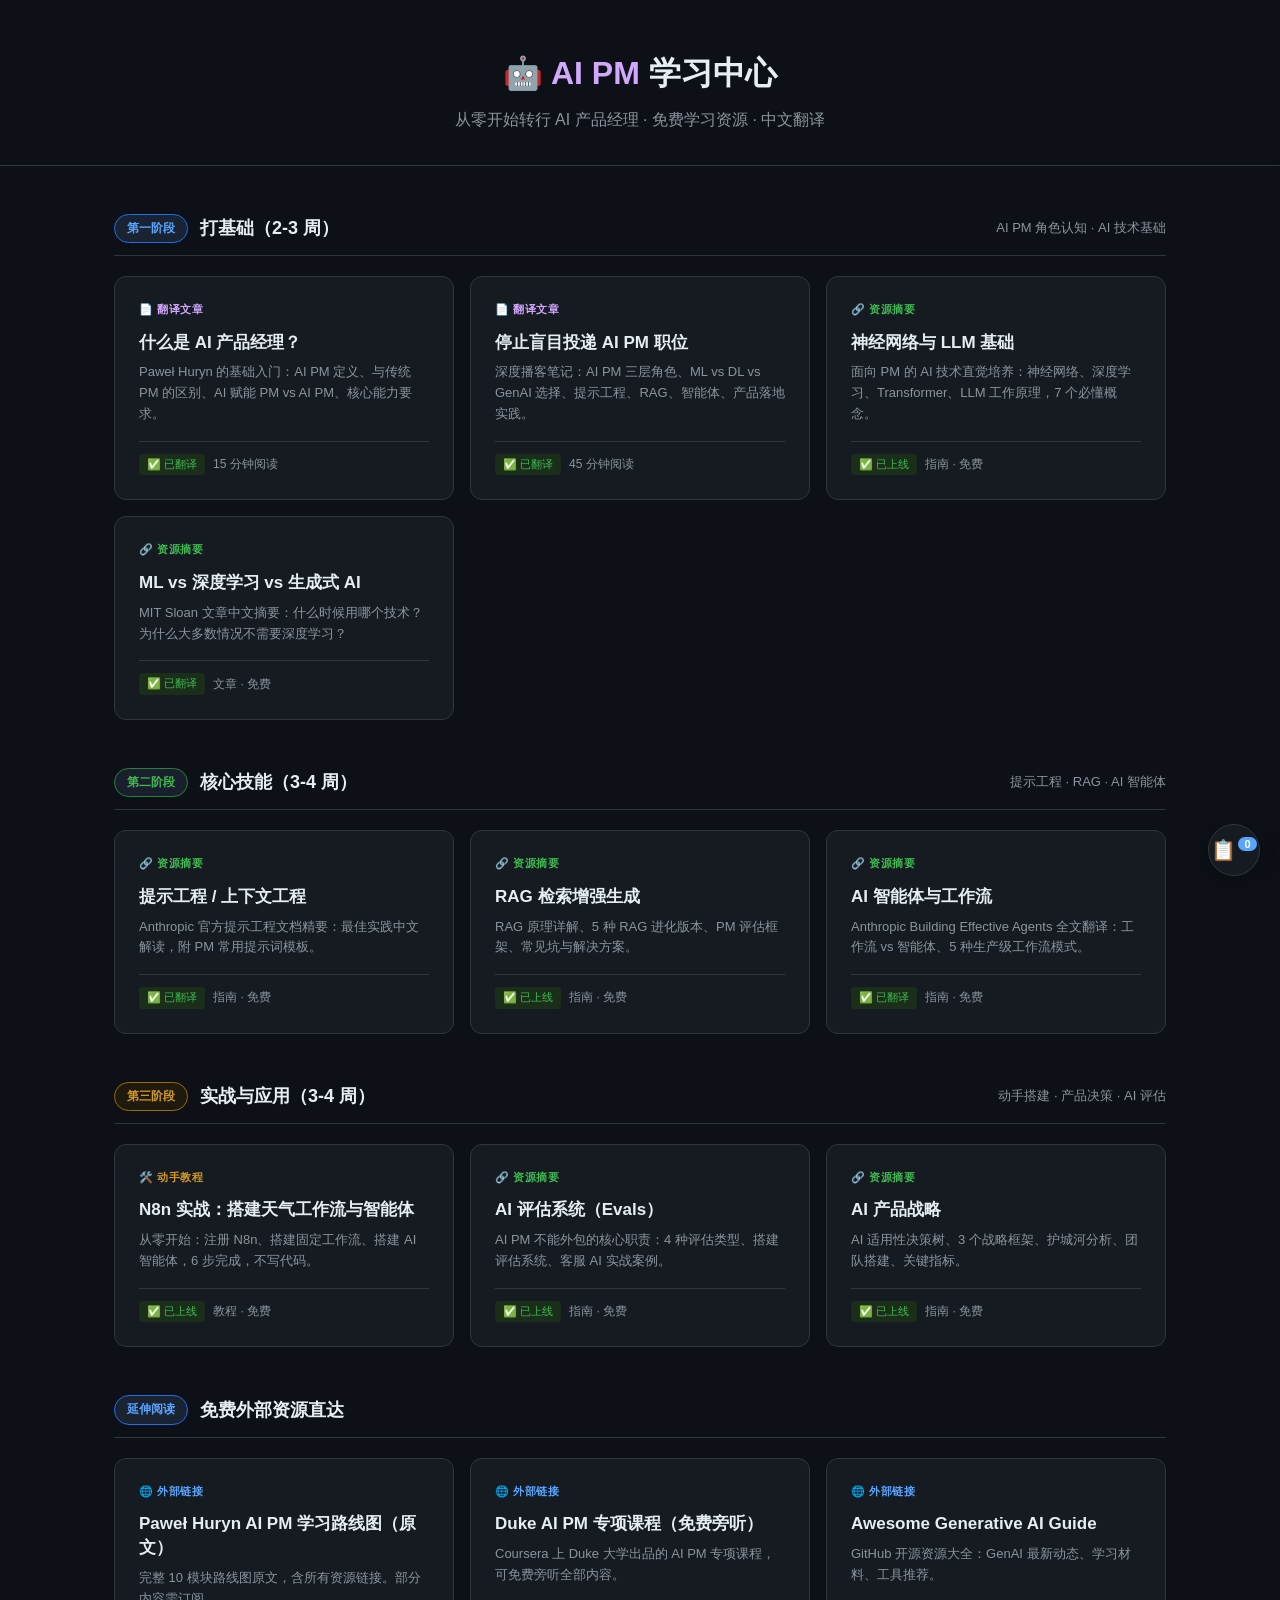
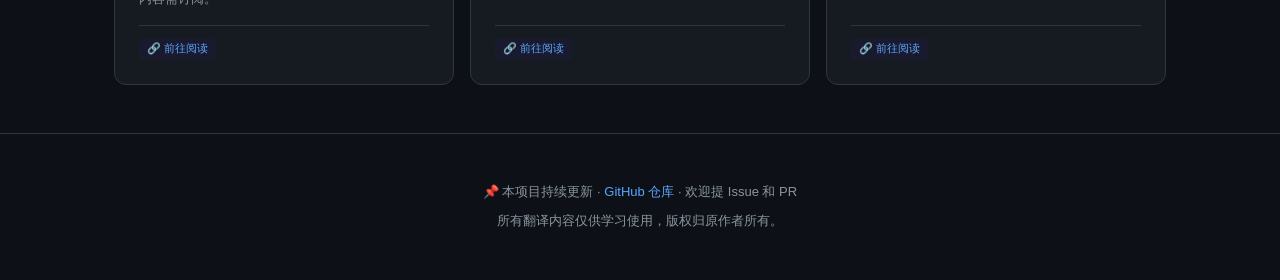
<file: index.html>
<!DOCTYPE html>
<html lang="zh-CN">
<head>
  <meta charset="UTF-8">
  <meta name="viewport" content="width=device-width, initial-scale=1.0">
  <title>AI PM 学习中心</title>
  <link rel="stylesheet" href="style.css">
</head>
<body>

  <div class="header">
    <h1>🤖 <span>AI PM</span> 学习中心</h1>
    <p>从零开始转行 AI 产品经理 · 免费学习资源 · 中文翻译</p>
  </div>

  <!-- Phase 1: Foundation -->
  <div class="phase">
    <div class="phase-header">
      <span class="phase-badge foundation">第一阶段</span>
      <span class="phase-title">打基础（2-3 周）</span>
      <span class="phase-desc">AI PM 角色认知 · AI 技术基础</span>
    </div>
    <div class="cards">

      <a href="articles/what-is-ai-pm.html" class="card">
        <div class="card-tag article">📄 翻译文章</div>
        <div class="card-title">什么是 AI 产品经理？</div>
        <div class="card-desc">Paweł Huryn 的基础入门：AI PM 定义、与传统 PM 的区别、AI 赋能 PM vs AI PM、核心能力要求。</div>
        <div class="card-meta">
          <span class="status done">✅ 已翻译</span>
          <span>15 分钟阅读</span>
        </div>
      </a>

      <a href="articles/ai-pm-jobs-podcast.html" class="card">
        <div class="card-tag article">📄 翻译文章</div>
        <div class="card-title">停止盲目投递 AI PM 职位</div>
        <div class="card-desc">深度播客笔记：AI PM 三层角色、ML vs DL vs GenAI 选择、提示工程、RAG、智能体、产品落地实践。</div>
        <div class="card-meta">
          <span class="status done">✅ 已翻译</span>
          <span>45 分钟阅读</span>
        </div>
      </a>

      <a href="resources/neural-networks.html" class="card">
        <div class="card-tag resource">🔗 资源摘要</div>
        <div class="card-title">神经网络与 LLM 基础</div>
        <div class="card-desc">面向 PM 的 AI 技术直觉培养：神经网络、深度学习、Transformer、LLM 工作原理，7 个必懂概念。</div>
        <div class="card-meta">
          <span class="status done">✅ 已上线</span>
          <span>指南 · 免费</span>
        </div>
      </a>

      <a href="resources/ml-vs-genai.html" class="card">
        <div class="card-tag resource">🔗 资源摘要</div>
        <div class="card-title">ML vs 深度学习 vs 生成式 AI</div>
        <div class="card-desc">MIT Sloan 文章中文摘要：什么时候用哪个技术？为什么大多数情况不需要深度学习？</div>
        <div class="card-meta">
          <span class="status done">✅ 已翻译</span>
          <span>文章 · 免费</span>
        </div>
      </a>

    </div>
  </div>

  <!-- Phase 2: Core Skills -->
  <div class="phase">
    <div class="phase-header">
      <span class="phase-badge core">第二阶段</span>
      <span class="phase-title">核心技能（3-4 周）</span>
      <span class="phase-desc">提示工程 · RAG · AI 智能体</span>
    </div>
    <div class="cards">

      <a href="resources/prompt-engineering.html" class="card">
        <div class="card-tag resource">🔗 资源摘要</div>
        <div class="card-title">提示工程 / 上下文工程</div>
        <div class="card-desc">Anthropic 官方提示工程文档精要：最佳实践中文解读，附 PM 常用提示词模板。</div>
        <div class="card-meta">
          <span class="status done">✅ 已翻译</span>
          <span>指南 · 免费</span>
        </div>
      </a>

      <a href="resources/rag-systems.html" class="card">
        <div class="card-tag resource">🔗 资源摘要</div>
        <div class="card-title">RAG 检索增强生成</div>
        <div class="card-desc">RAG 原理详解、5 种 RAG 进化版本、PM 评估框架、常见坑与解决方案。</div>
        <div class="card-meta">
          <span class="status done">✅ 已上线</span>
          <span>指南 · 免费</span>
        </div>
      </a>

      <a href="resources/building-effective-agents.html" class="card">
        <div class="card-tag resource">🔗 资源摘要</div>
        <div class="card-title">AI 智能体与工作流</div>
        <div class="card-desc">Anthropic Building Effective Agents 全文翻译：工作流 vs 智能体、5 种生产级工作流模式。</div>
        <div class="card-meta">
          <span class="status done">✅ 已翻译</span>
          <span>指南 · 免费</span>
        </div>
      </a>

    </div>
  </div>

  <!-- Phase 3: Practice -->
  <div class="phase">
    <div class="phase-header">
      <span class="phase-badge practice">第三阶段</span>
      <span class="phase-title">实战与应用（3-4 周）</span>
      <span class="phase-desc">动手搭建 · 产品决策 · AI 评估</span>
    </div>
    <div class="cards">

      <a href="resources/n8n-practice.html" class="card">
        <div class="card-tag practice">🛠️ 动手教程</div>
        <div class="card-title">N8n 实战：搭建天气工作流与智能体</div>
        <div class="card-desc">从零开始：注册 N8n、搭建固定工作流、搭建 AI 智能体，6 步完成，不写代码。</div>
        <div class="card-meta">
          <span class="status done">✅ 已上线</span>
          <span>教程 · 免费</span>
        </div>
      </a>

      <a href="resources/ai-evals.html" class="card">
        <div class="card-tag resource">🔗 资源摘要</div>
        <div class="card-title">AI 评估系统（Evals）</div>
        <div class="card-desc">AI PM 不能外包的核心职责：4 种评估类型、搭建评估系统、客服 AI 实战案例。</div>
        <div class="card-meta">
          <span class="status done">✅ 已上线</span>
          <span>指南 · 免费</span>
        </div>
      </a>

      <a href="resources/ai-strategy.html" class="card">
        <div class="card-tag resource">🔗 资源摘要</div>
        <div class="card-title">AI 产品战略</div>
        <div class="card-desc">AI 适用性决策树、3 个战略框架、护城河分析、团队搭建、关键指标。</div>
        <div class="card-meta">
          <span class="status done">✅ 已上线</span>
          <span>指南 · 免费</span>
        </div>
      </a>

    </div>
  </div>

  <!-- External links -->
  <div class="phase">
    <div class="phase-header">
      <span class="phase-badge foundation">延伸阅读</span>
      <span class="phase-title">免费外部资源直达</span>
    </div>
    <div class="cards">

      <a href="https://www.productcompass.pm/p/ai-product-management-learning-roadmap" target="_blank" class="card">
        <div class="card-tag external">🌐 外部链接</div>
        <div class="card-title">Paweł Huryn AI PM 学习路线图（原文）</div>
        <div class="card-desc">完整 10 模块路线图原文，含所有资源链接。部分内容需订阅。</div>
        <div class="card-meta">
          <span class="status external">🔗 前往阅读</span>
        </div>
      </a>

      <a href="https://www.coursera.org/specializations/ai-product-management-duke" target="_blank" class="card">
        <div class="card-tag external">🌐 外部链接</div>
        <div class="card-title">Duke AI PM 专项课程（免费旁听）</div>
        <div class="card-desc">Coursera 上 Duke 大学出品的 AI PM 专项课程，可免费旁听全部内容。</div>
        <div class="card-meta">
          <span class="status external">🔗 前往阅读</span>
        </div>
      </a>

      <a href="https://github.com/aishwaryanr/awesome-generative-ai-guide" target="_blank" class="card">
        <div class="card-tag external">🌐 外部链接</div>
        <div class="card-title">Awesome Generative AI Guide</div>
        <div class="card-desc">GitHub 开源资源大全：GenAI 最新动态、学习材料、工具推荐。</div>
        <div class="card-meta">
          <span class="status external">🔗 前往阅读</span>
        </div>
      </a>

    </div>
  </div>

  <div class="footer">
    <p>📌 本项目持续更新 · <a href="https://github.com/zhima1999/aipmlearning" target="_blank">GitHub 仓库</a> · 欢迎提 Issue 和 PR</p>
    <p style="margin-top:8px;">所有翻译内容仅供学习使用，版权归原作者所有。</p>
  </div>

  <script src="annotations.js"></script>
</body>
</html>
</file>
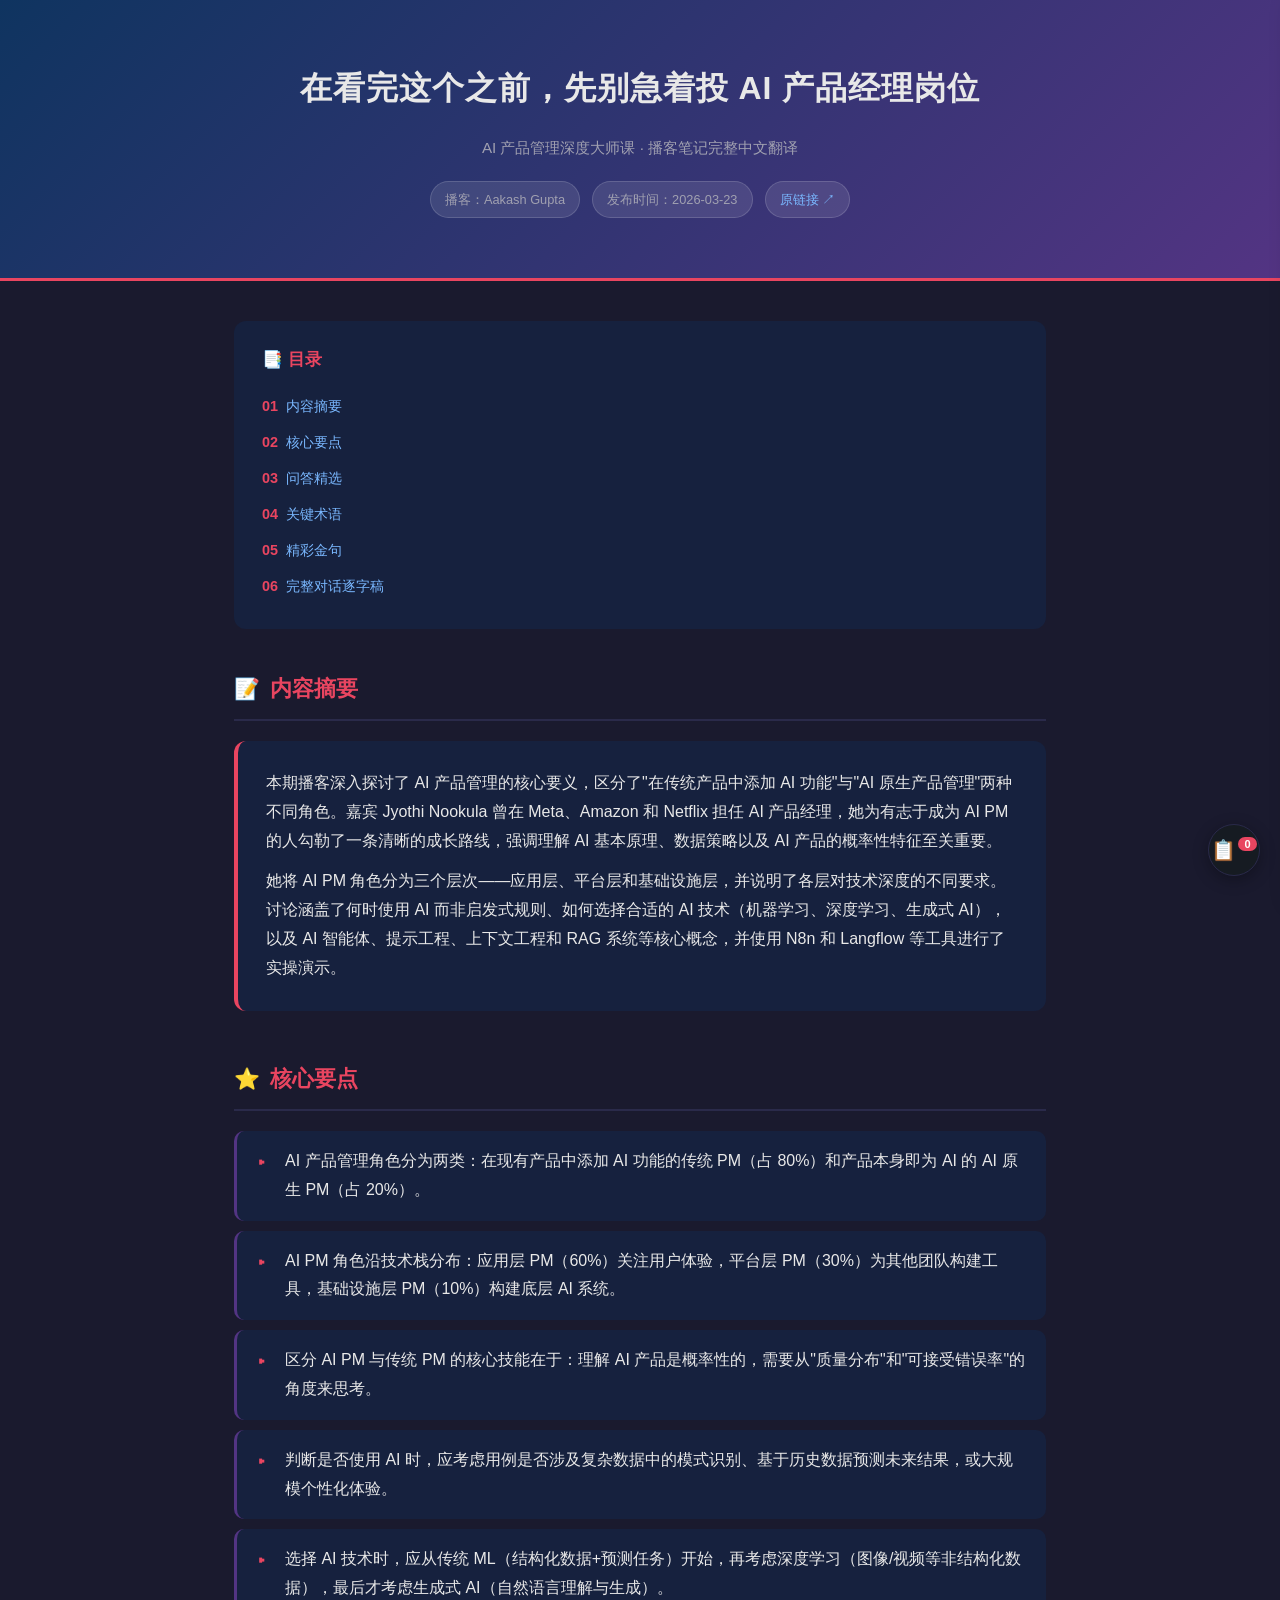
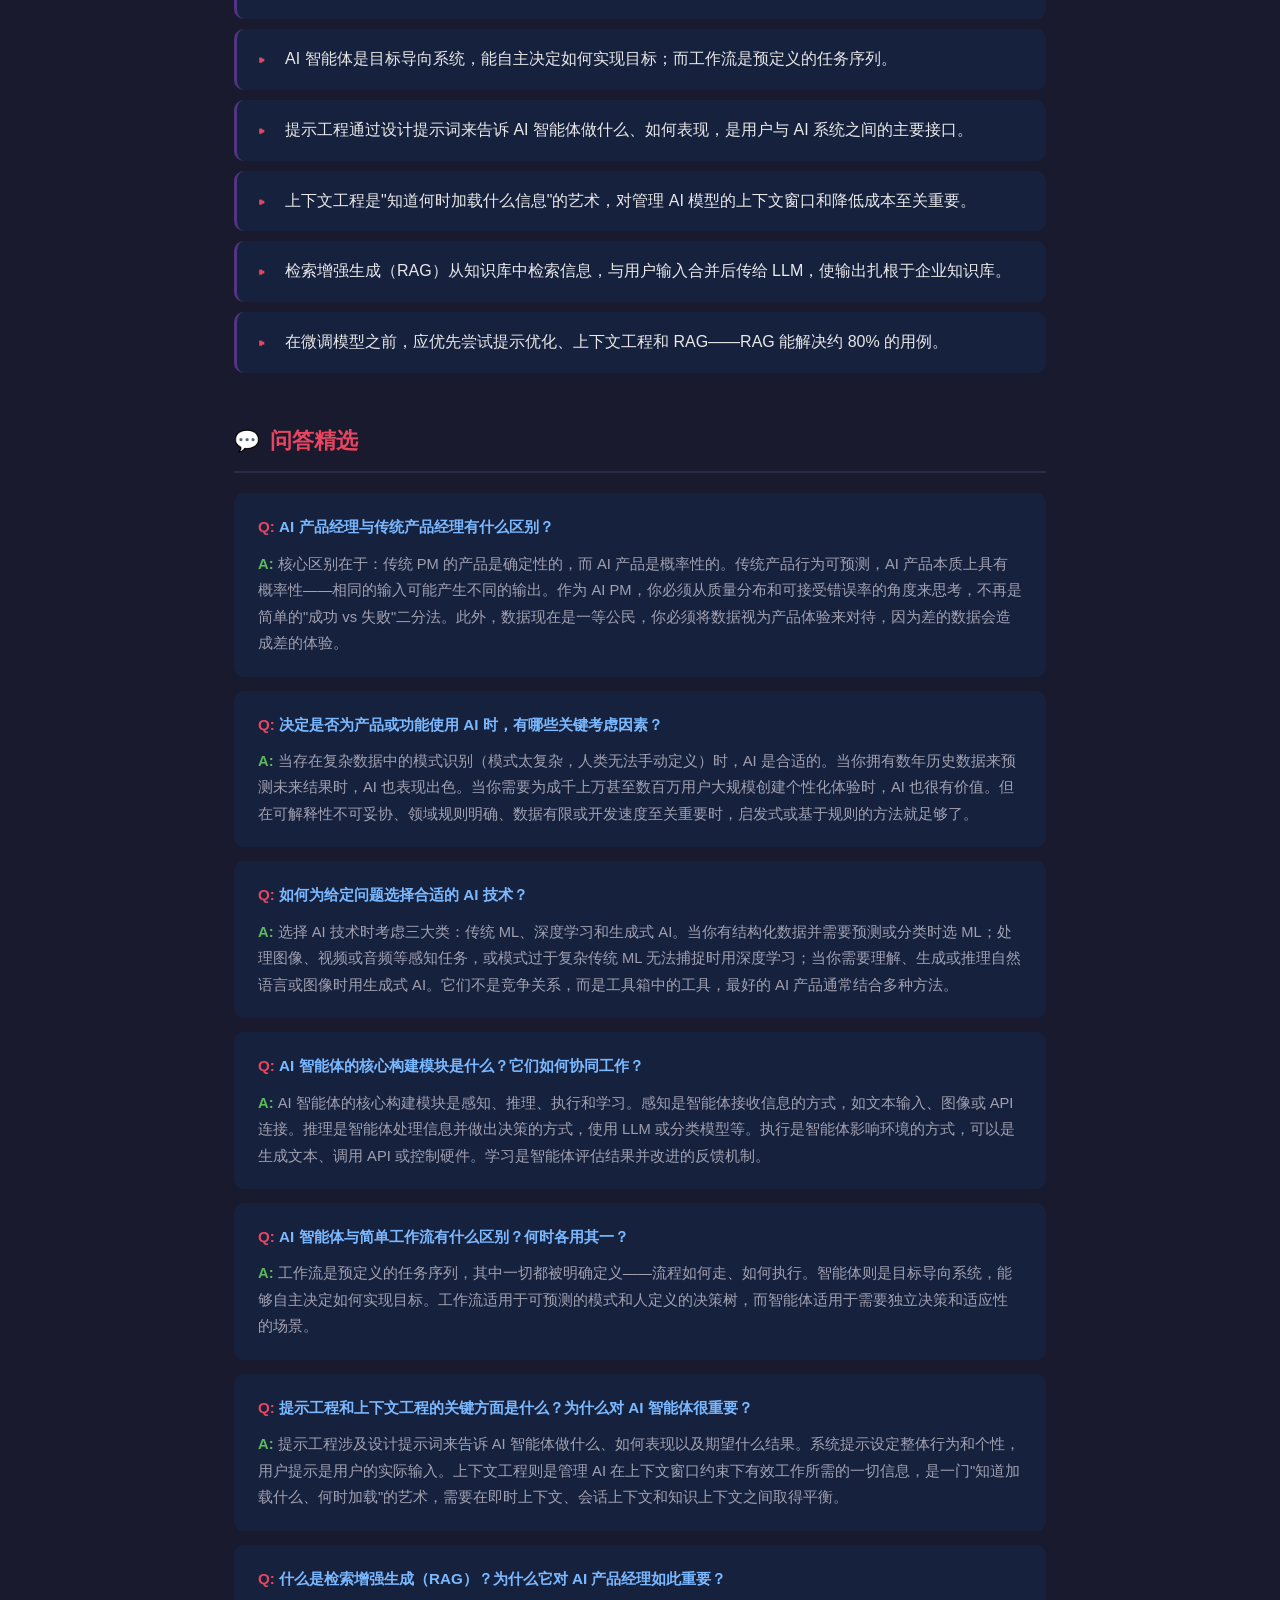
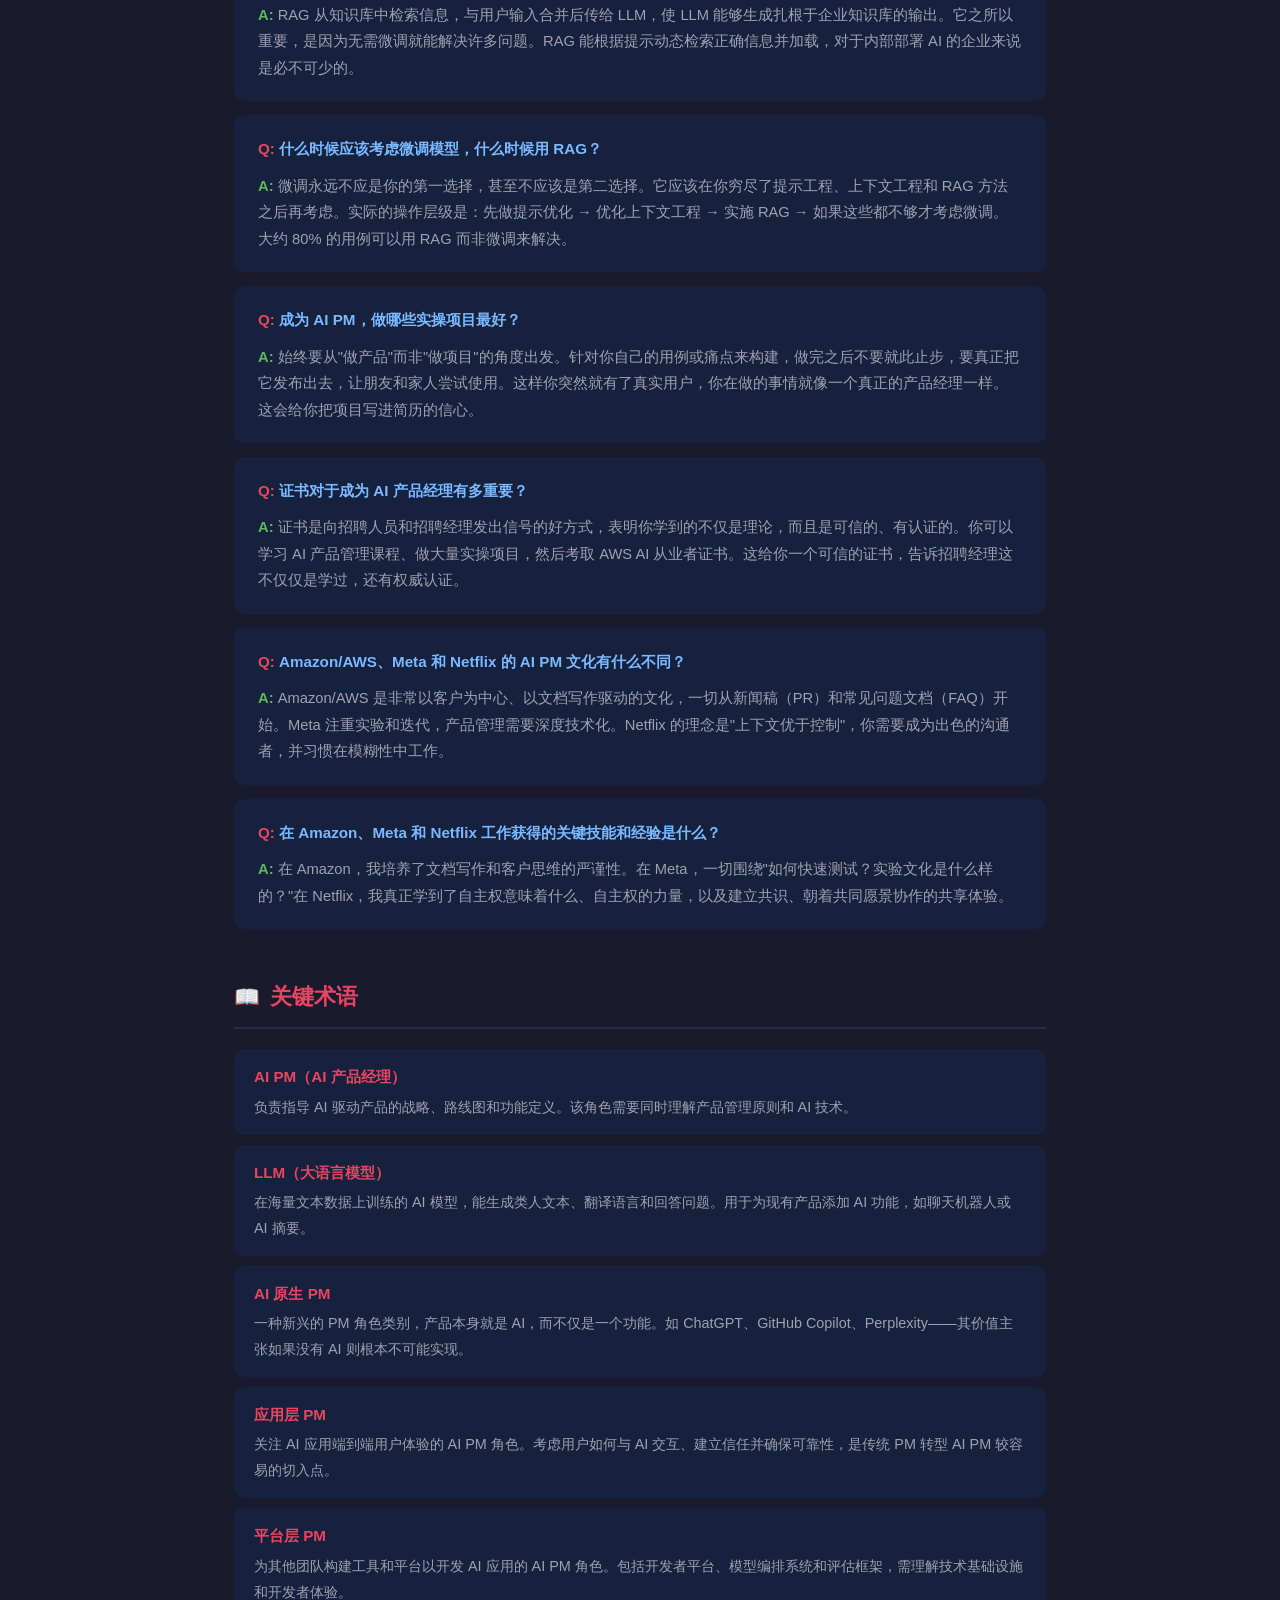
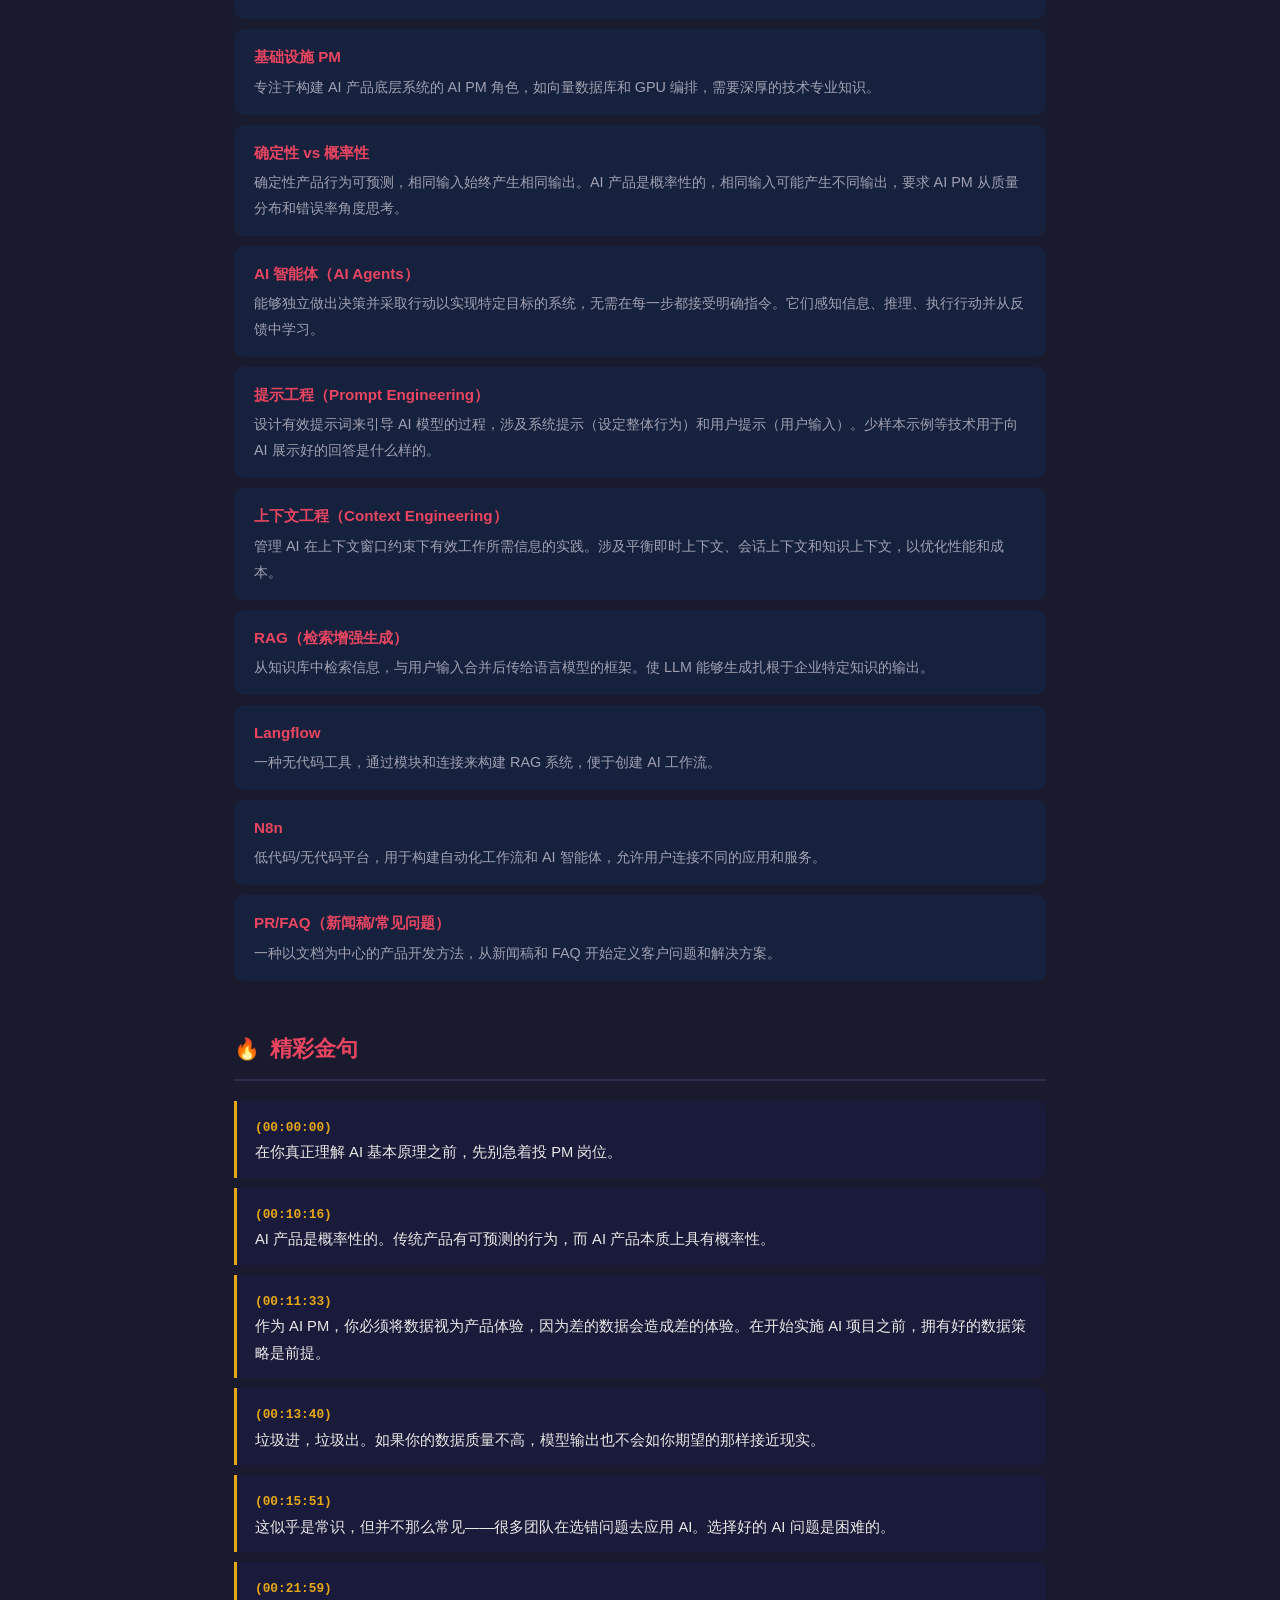
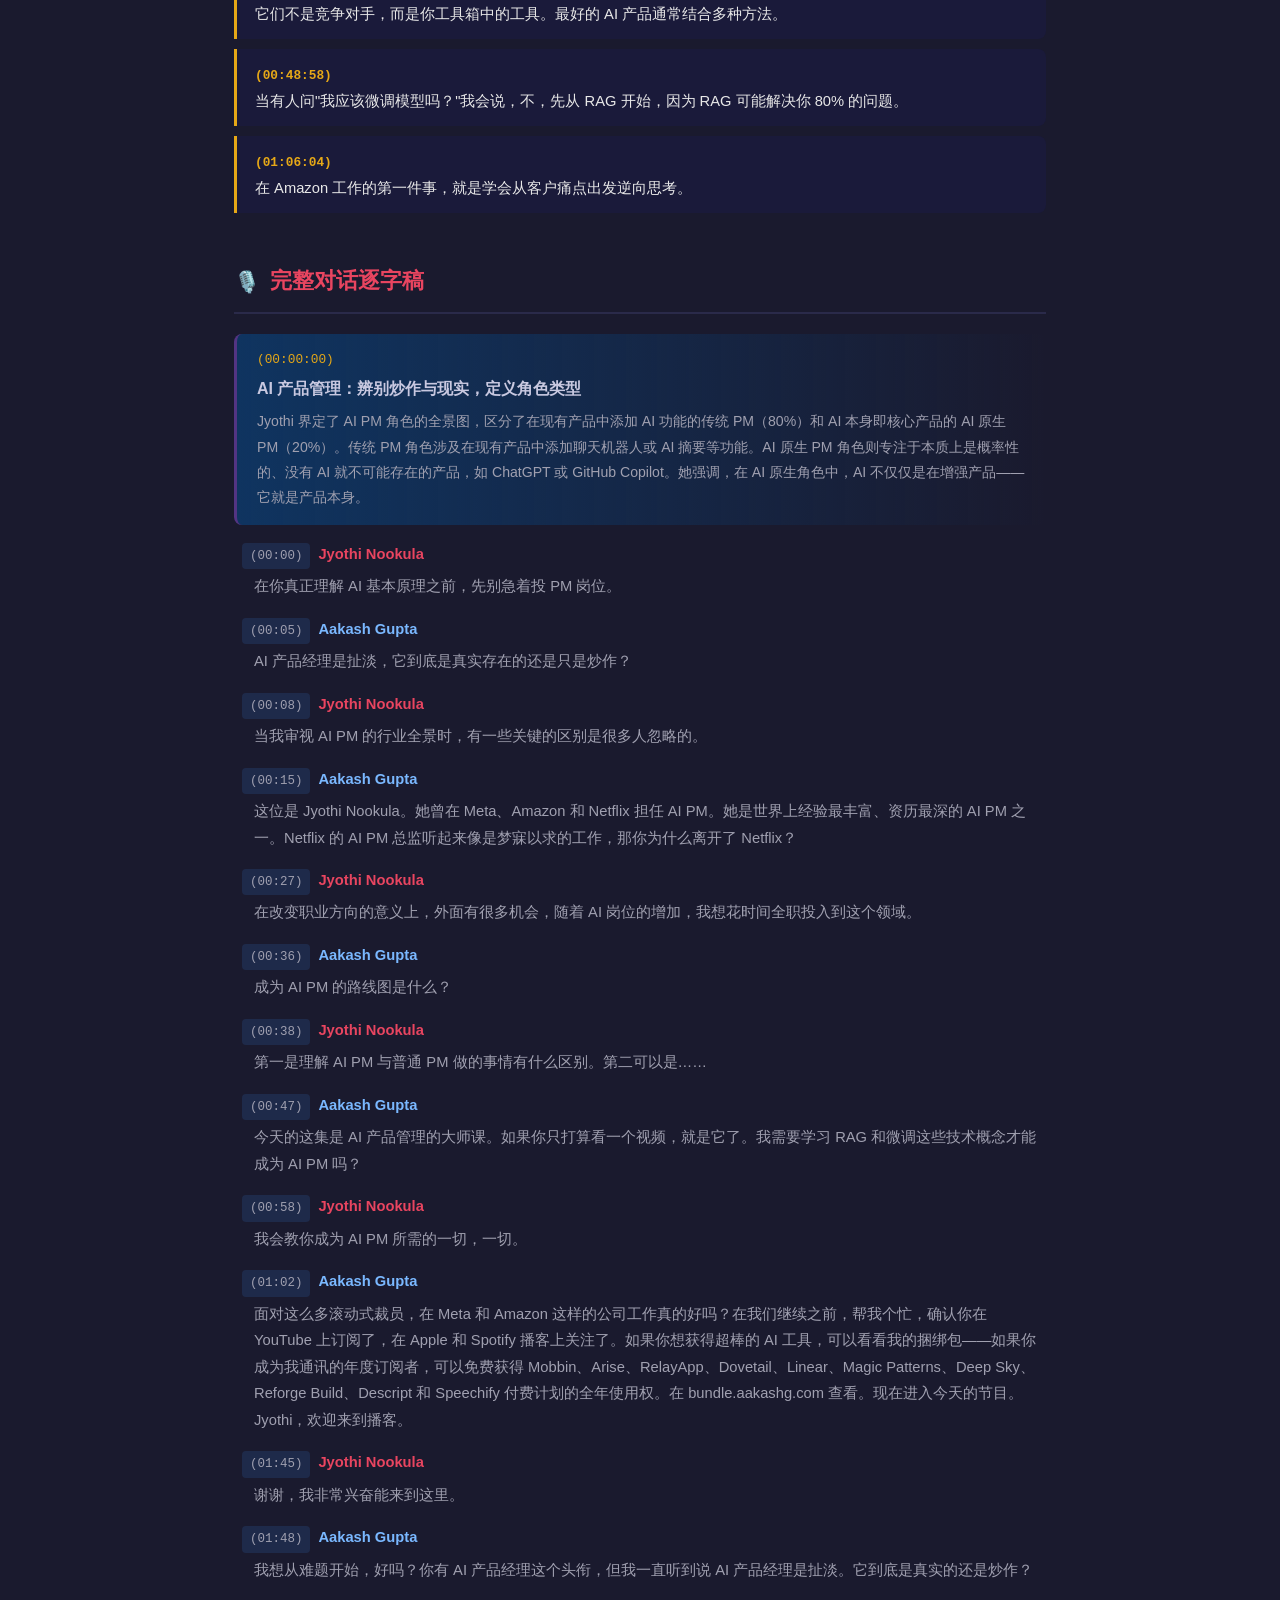
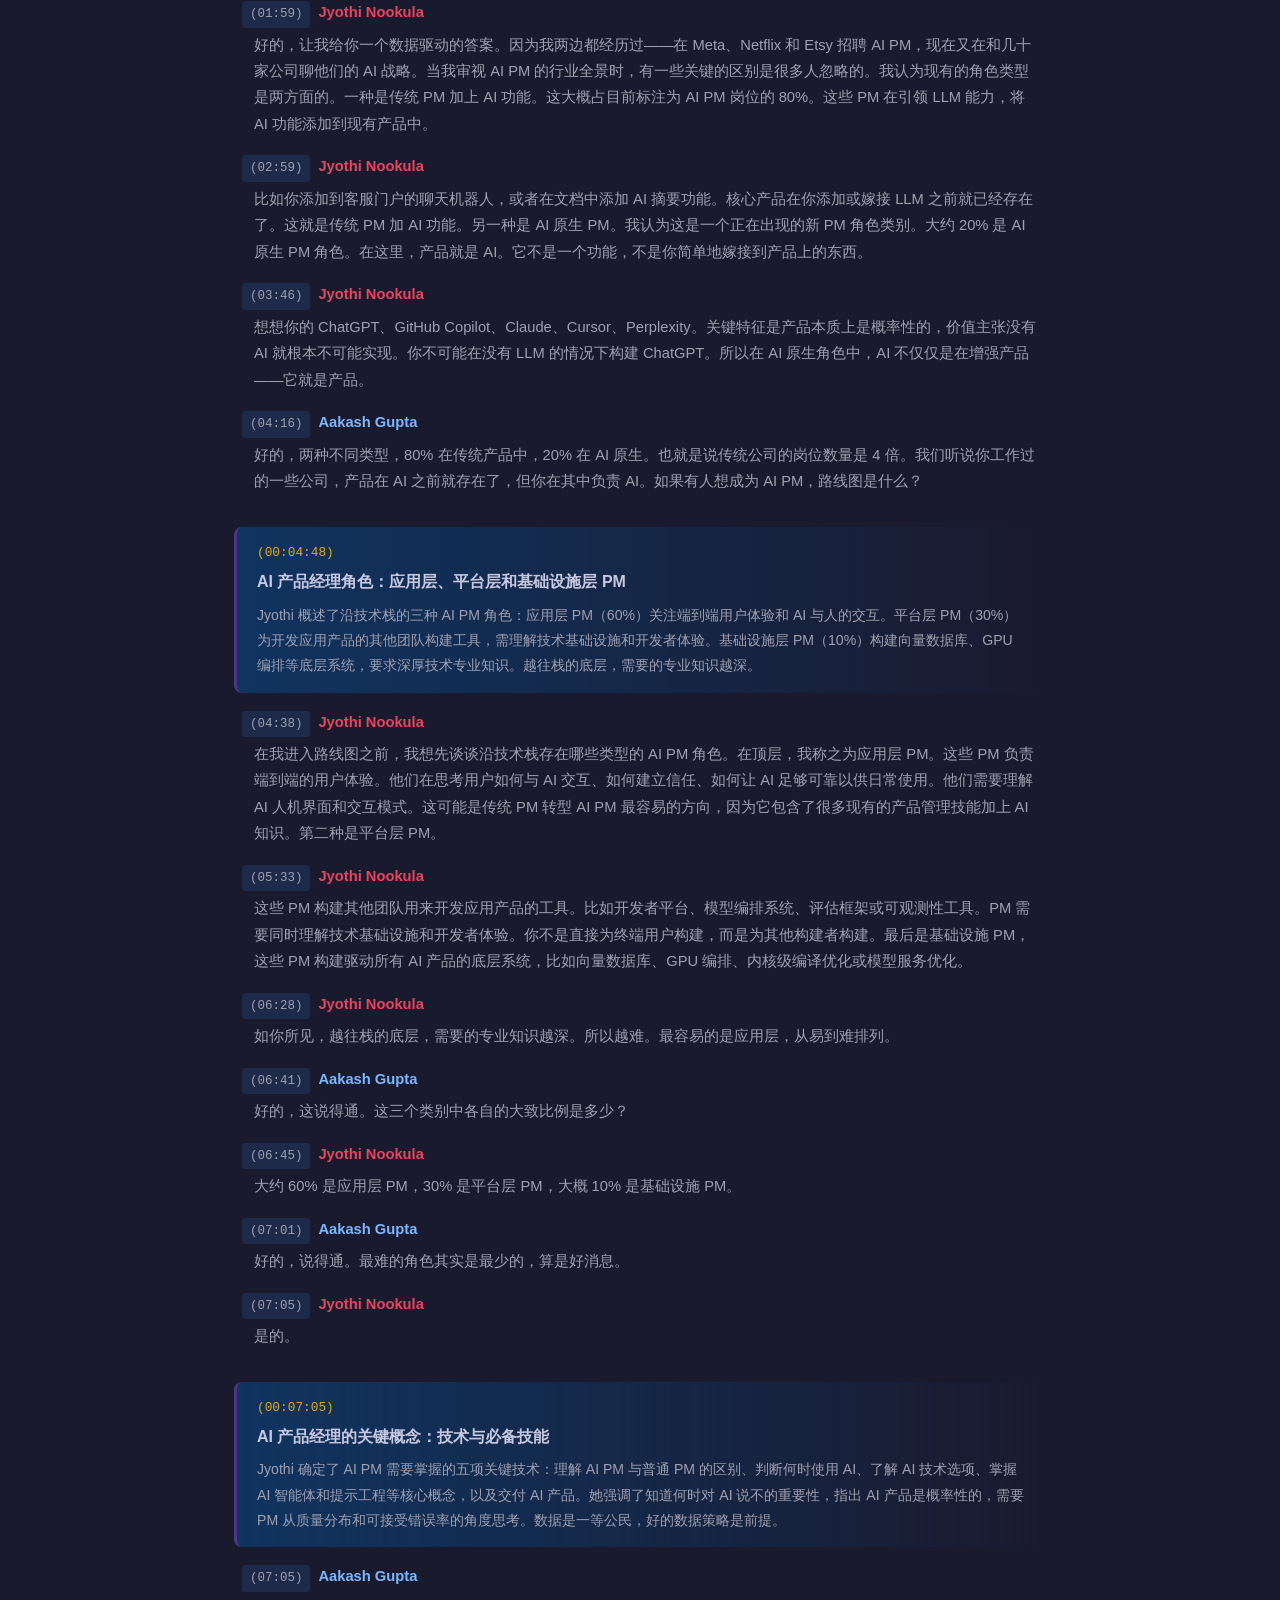
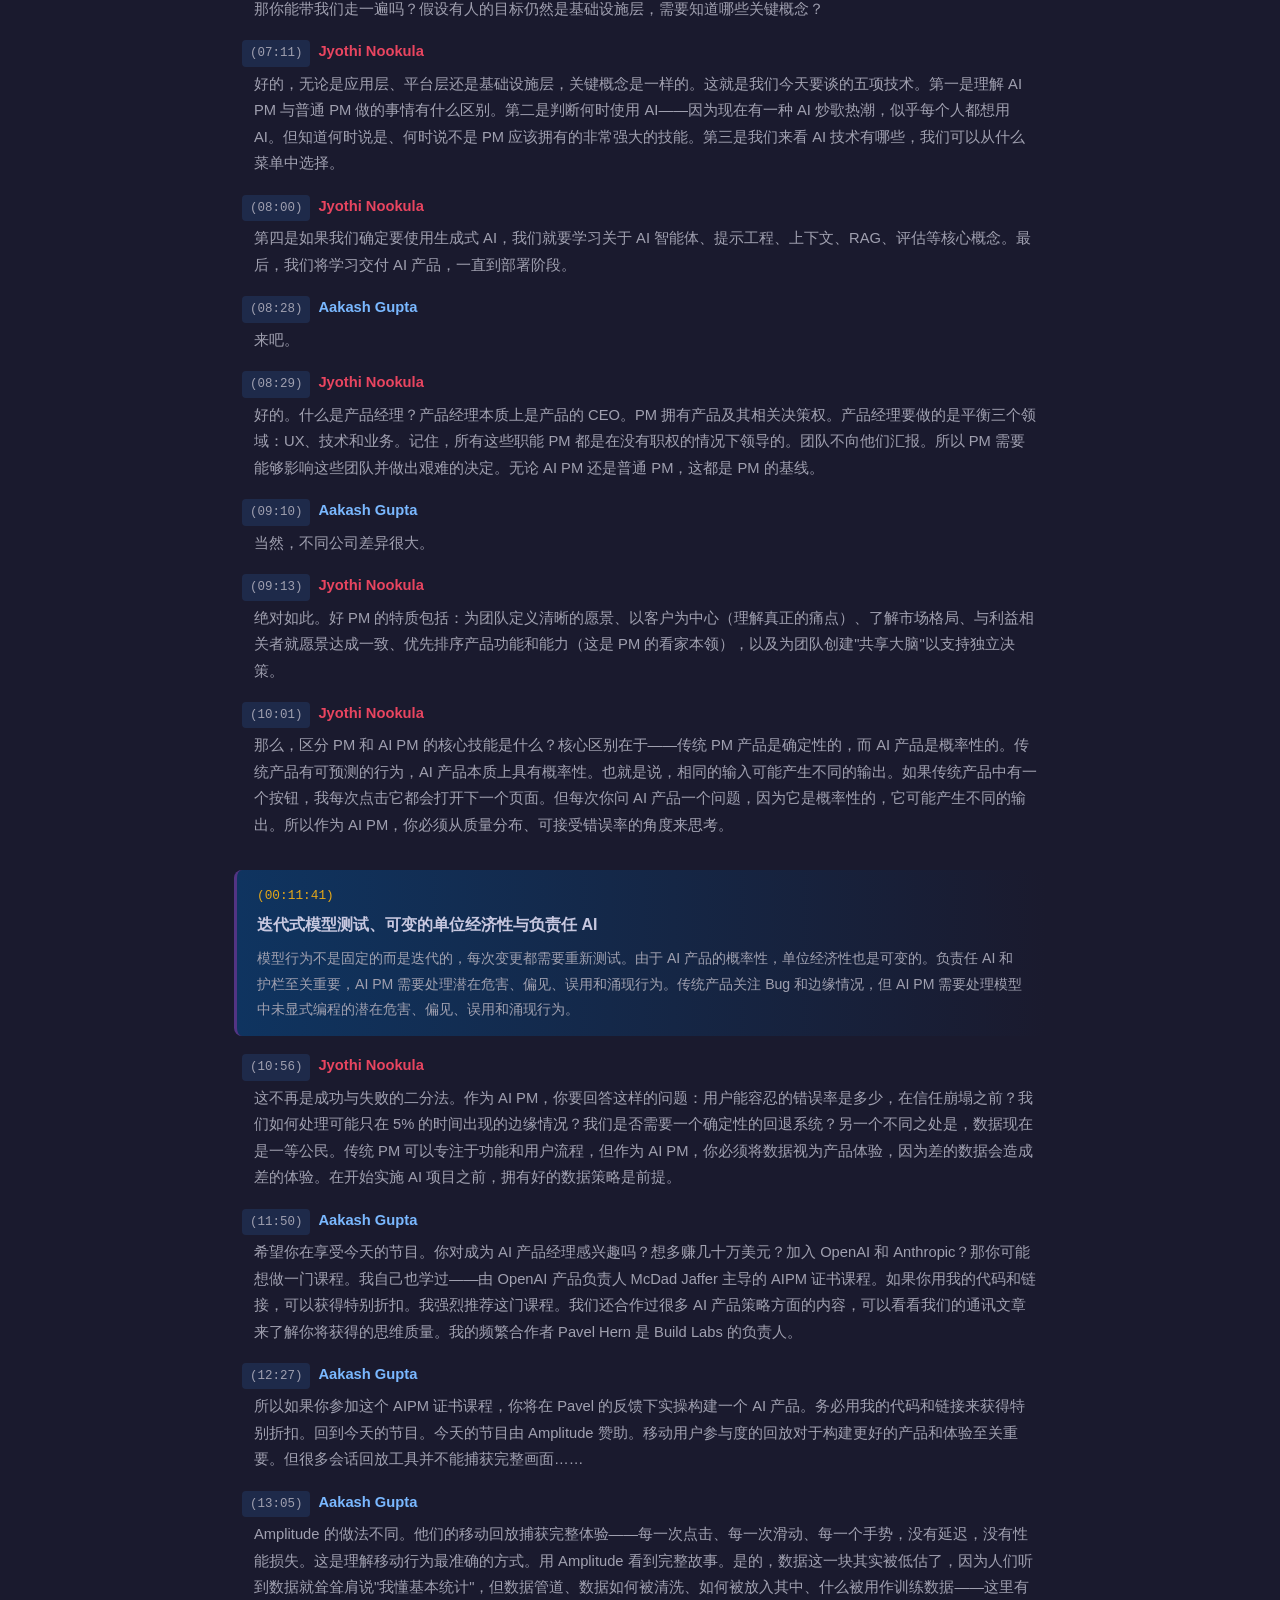
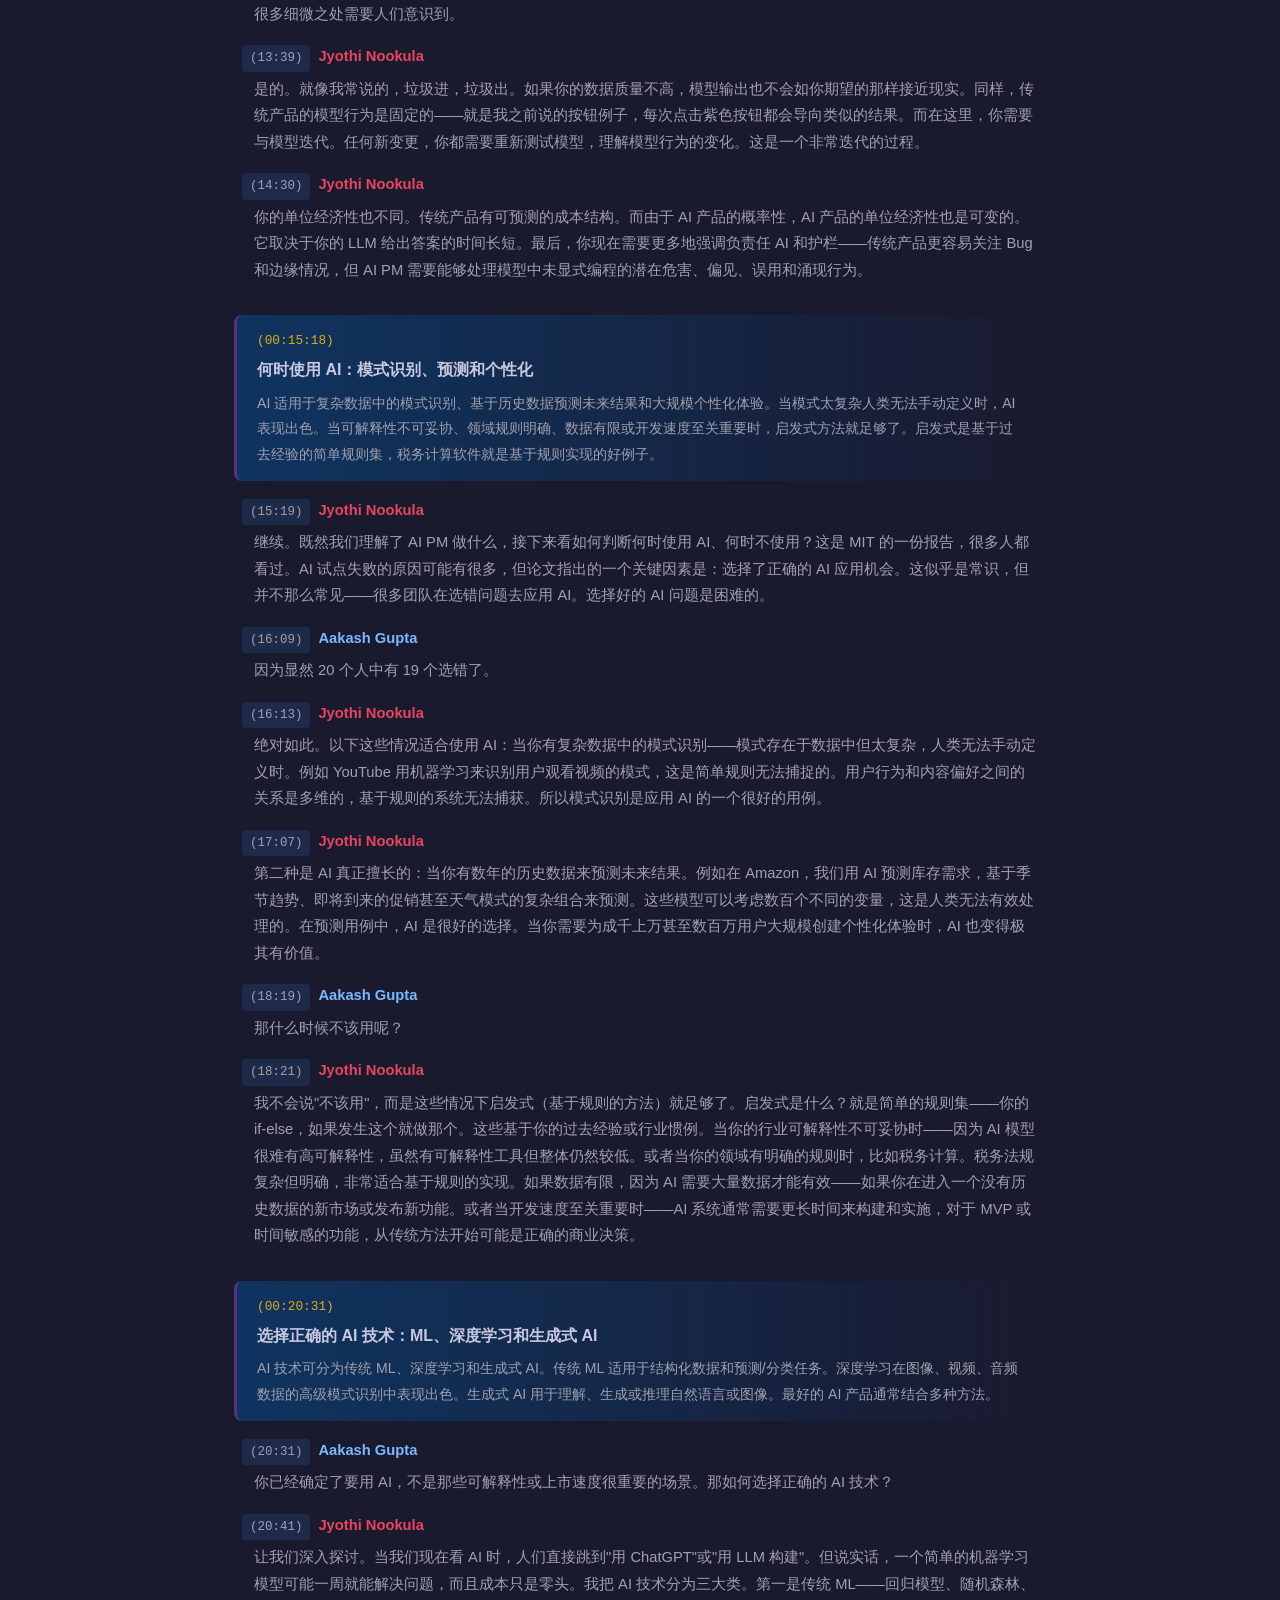
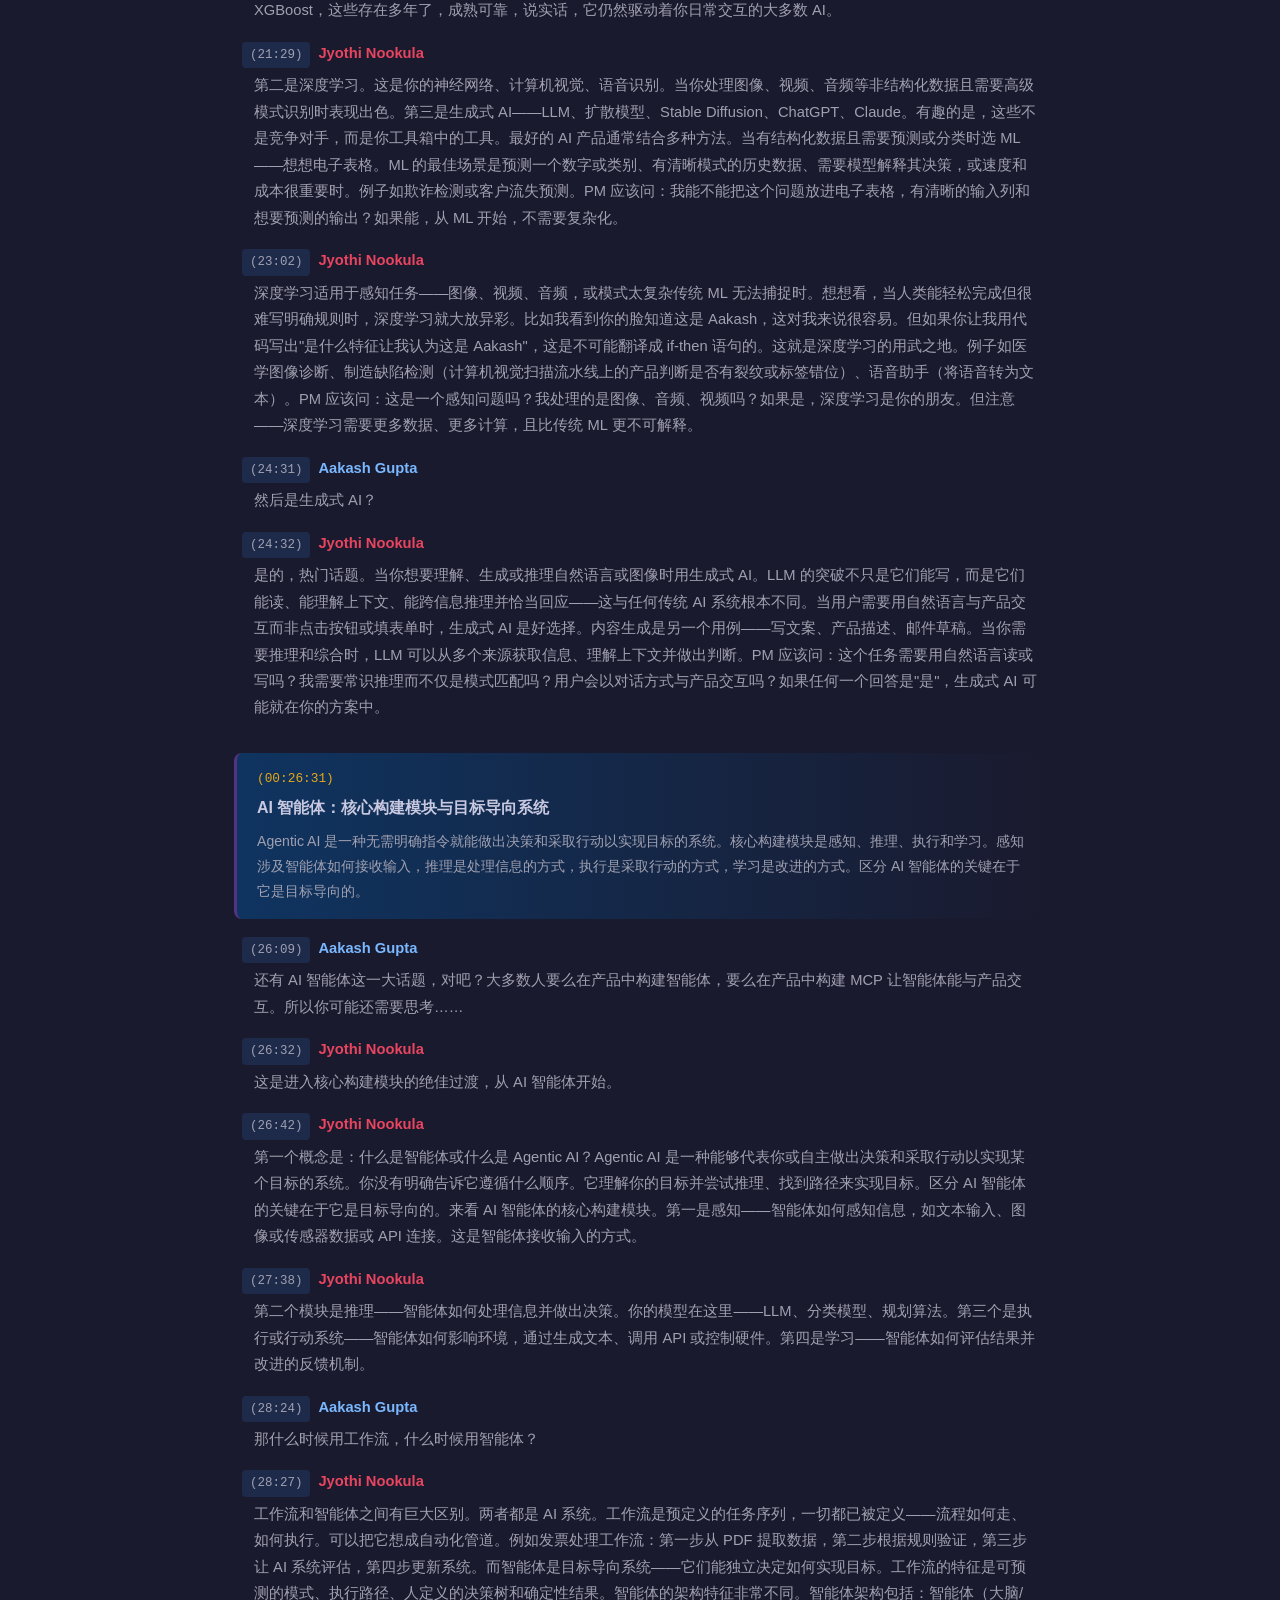
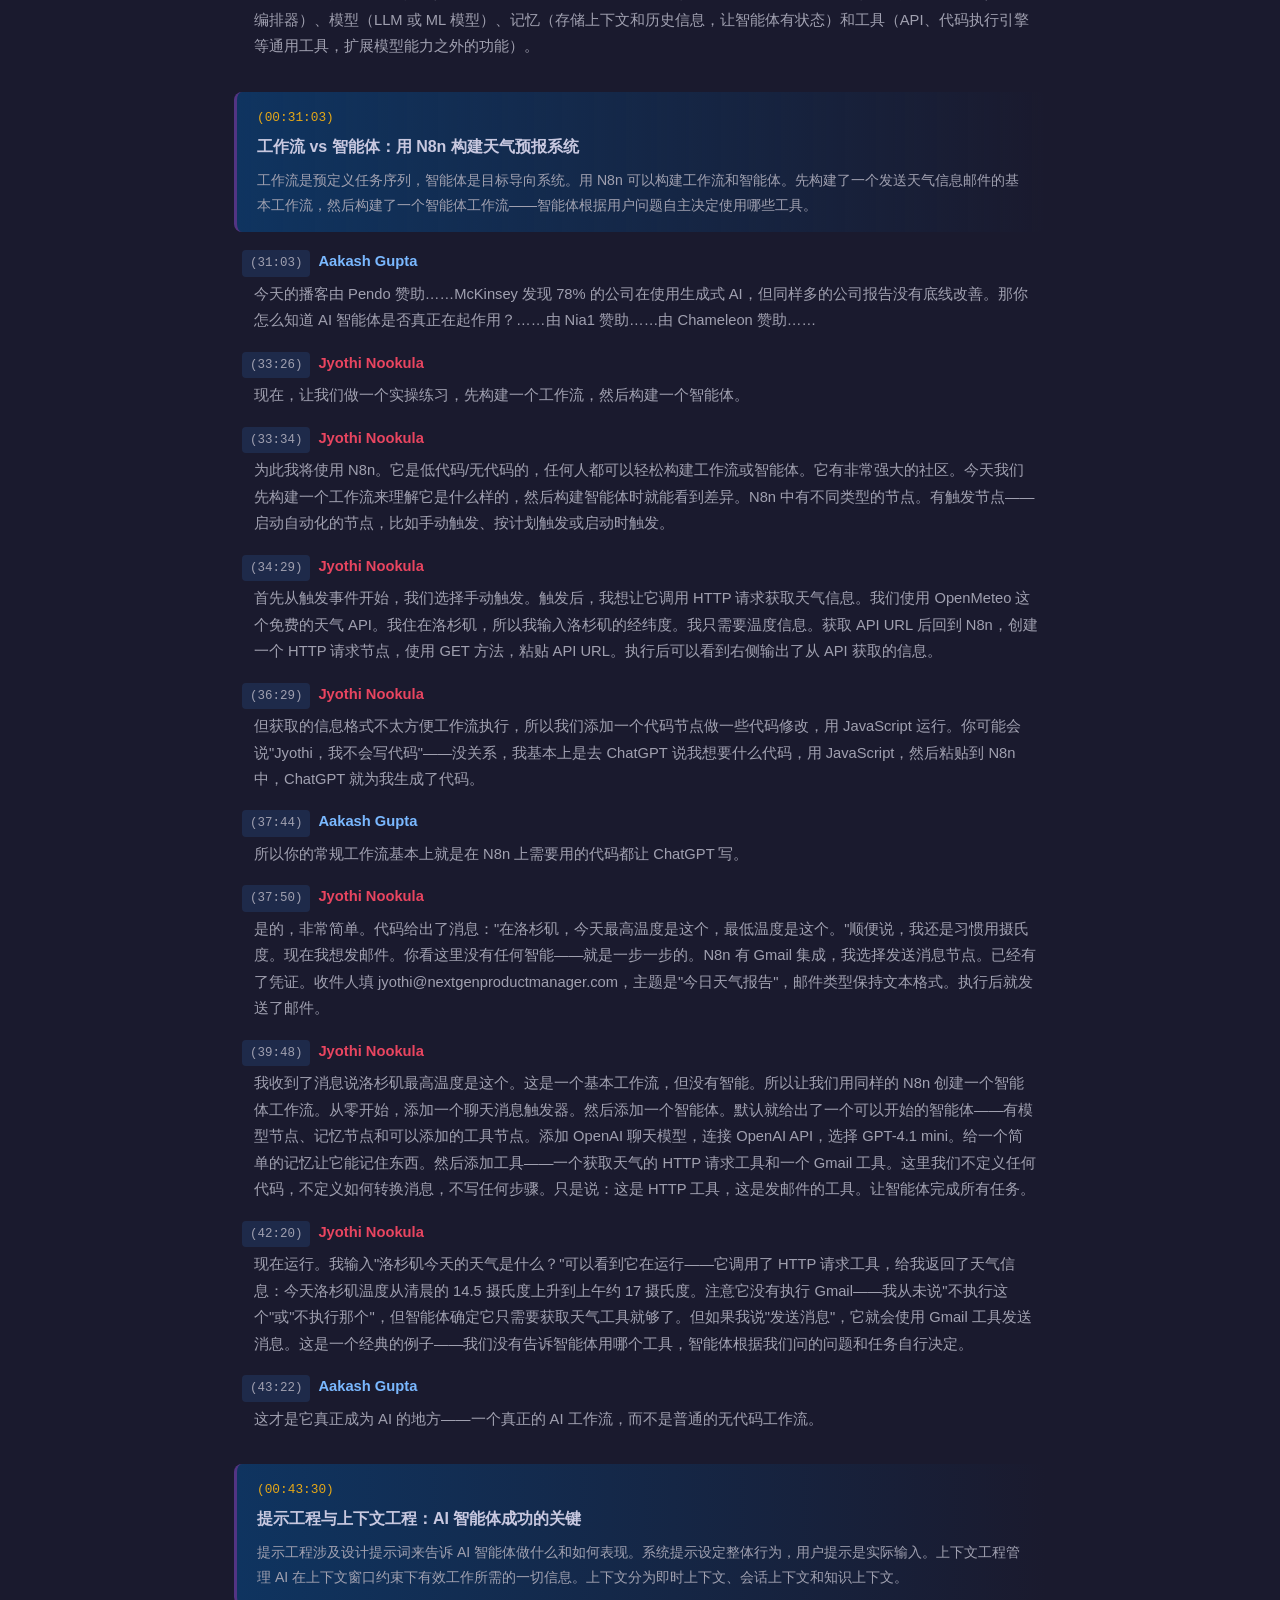
<file: articles/ai-pm-jobs-podcast.html>
<!DOCTYPE html>
<html lang="zh-CN">
<head>
<meta charset="UTF-8">
<meta name="viewport" content="width=device-width, initial-scale=1.0">
<title>在看完这个之前，先别急着投 AI 产品经理岗位</title>
<link rel="stylesheet" href="../style.css">
<style>
  :root {
    --bg: #1a1a2e;
    --surface: #16213e;
    --surface2: #0f3460;
    --accent: #e94560;
    --accent2: #533483;
    --text: #e8e8e8;
    --text-dim: #a0a0b0;
    --border: #2a2a4a;
    --code-bg: #0d1b2a;
    --tag-bg: #1e2a4a;
    --quote-bg: #1a1a3a;
  }
  * { margin: 0; padding: 0; box-sizing: border-box; }
  body {
    font-family: -apple-system, BlinkMacSystemFont, "Segoe UI", "PingFang SC", "Hiragino Sans GB", "Microsoft YaHei", sans-serif;
    background: var(--bg);
    color: var(--text);
    line-height: 1.8;
    padding: 0;
  }
  .hero {
    background: linear-gradient(135deg, var(--surface2) 0%, var(--accent2) 100%);
    padding: 60px 40px;
    text-align: center;
    border-bottom: 3px solid var(--accent);
  }
  .hero h1 {
    font-size: 2rem;
    font-weight: 800;
    margin-bottom: 16px;
    letter-spacing: 1px;
  }
  .hero .subtitle {
    color: var(--text-dim);
    font-size: 0.95rem;
  }
  .meta-bar {
    display: flex;
    flex-wrap: wrap;
    justify-content: center;
    gap: 12px;
    margin-top: 20px;
  }
  .meta-chip {
    background: rgba(255,255,255,0.1);
    border: 1px solid rgba(255,255,255,0.15);
    padding: 6px 14px;
    border-radius: 20px;
    font-size: 0.8rem;
    color: var(--text-dim);
  }
  .meta-chip a { color: #7ab8ff; text-decoration: none; }
  .meta-chip a:hover { text-decoration: underline; }
  .container {
    max-width: 860px;
    margin: 0 auto;
    padding: 40px 24px 80px;
  }
  .section {
    margin-bottom: 48px;
  }
  .section-title {
    font-size: 1.4rem;
    font-weight: 700;
    color: var(--accent);
    margin-bottom: 20px;
    padding-bottom: 10px;
    border-bottom: 2px solid var(--border);
    display: flex;
    align-items: center;
    gap: 10px;
  }
  .section-title .icon { font-size: 1.3rem; }
  .summary-box {
    background: var(--surface);
    border-radius: 12px;
    padding: 28px;
    border-left: 4px solid var(--accent);
  }
  .summary-box p { margin-bottom: 12px; }
  .summary-box p:last-child { margin-bottom: 0; }
  .takeaways ul, .keywords-list, .qa-list {
    list-style: none;
  }
  .takeaways li {
    background: var(--surface);
    border-radius: 10px;
    padding: 16px 20px;
    margin-bottom: 10px;
    border-left: 3px solid var(--accent2);
    position: relative;
    padding-left: 48px;
  }
  .takeaways li::before {
    content: "▸";
    position: absolute;
    left: 20px;
    color: var(--accent);
    font-size: 1.1rem;
    font-weight: bold;
  }
  .qa-item {
    background: var(--surface);
    border-radius: 10px;
    padding: 20px 24px;
    margin-bottom: 14px;
  }
  .qa-item .q {
    font-weight: 700;
    color: #7ab8ff;
    margin-bottom: 10px;
    font-size: 0.95rem;
  }
  .qa-item .q::before { content: "Q: "; color: var(--accent); font-weight: 800; }
  .qa-item .a {
    color: var(--text-dim);
    font-size: 0.92rem;
  }
  .qa-item .a::before { content: "A: "; color: #5cb85c; font-weight: 700; }
  .keyword-item {
    background: var(--surface);
    border-radius: 10px;
    padding: 14px 20px;
    margin-bottom: 10px;
  }
  .keyword-item .term {
    font-weight: 700;
    color: var(--accent);
    font-size: 0.95rem;
  }
  .keyword-item .def {
    color: var(--text-dim);
    font-size: 0.9rem;
    margin-top: 4px;
  }
  .highlight-item {
    background: var(--quote-bg);
    border-left: 3px solid #e6a817;
    padding: 12px 18px;
    margin-bottom: 10px;
    border-radius: 0 8px 8px 0;
    font-size: 0.92rem;
  }
  .highlight-item .time {
    color: #e6a817;
    font-weight: 600;
    font-size: 0.8rem;
    font-family: monospace;
  }
  .transcript-section {
    margin-bottom: 32px;
  }
  .transcript-header {
    background: linear-gradient(90deg, var(--surface2), transparent);
    padding: 14px 20px;
    border-radius: 8px;
    margin-bottom: 16px;
    border-left: 3px solid var(--accent2);
  }
  .transcript-header .ts-time {
    color: #e6a817;
    font-family: monospace;
    font-size: 0.8rem;
  }
  .transcript-header .ts-title {
    font-weight: 700;
    color: #c8c8e0;
    margin-top: 4px;
    font-size: 1rem;
  }
  .transcript-header .ts-desc {
    color: var(--text-dim);
    font-size: 0.88rem;
    margin-top: 6px;
  }
  .dialogue {
    margin-bottom: 16px;
    padding: 0 8px;
  }
  .speaker {
    display: flex;
    align-items: baseline;
    gap: 8px;
    margin-bottom: 4px;
  }
  .speaker .time-tag {
    color: var(--text-dim);
    font-family: monospace;
    font-size: 0.78rem;
    background: var(--tag-bg);
    padding: 2px 8px;
    border-radius: 4px;
  }
  .speaker .name {
    font-weight: 700;
    font-size: 0.92rem;
  }
  .speaker .name.jyothi { color: #e94560; }
  .speaker .name.aakash { color: #7ab8ff; }
  .dialogue-text {
    color: var(--text-dim);
    padding-left: 12px;
    font-size: 0.92rem;
  }
  .narrator {
    color: #b0b0c8;
    font-style: italic;
    padding: 8px 12px;
    font-size: 0.88rem;
    border-left: 2px solid var(--border);
    margin: 8px 0 8px 12px;
  }
  .footer {
    text-align: center;
    padding: 30px;
    color: var(--text-dim);
    font-size: 0.82rem;
    border-top: 1px solid var(--border);
  }
  .toc {
    background: var(--surface);
    border-radius: 12px;
    padding: 24px 28px;
    margin-bottom: 40px;
  }
  .toc h3 {
    color: var(--accent);
    margin-bottom: 14px;
    font-size: 1.05rem;
  }
  .toc ul { list-style: none; }
  .toc li {
    padding: 5px 0;
    font-size: 0.9rem;
  }
  .toc a {
    color: #7ab8ff;
    text-decoration: none;
    transition: color 0.2s;
  }
  .toc a:hover { color: var(--accent); }
  .toc .num {
    color: var(--accent);
    font-weight: 700;
    margin-right: 8px;
  }
  @media (max-width: 600px) {
    .hero { padding: 40px 20px; }
    .hero h1 { font-size: 1.4rem; }
    .container { padding: 24px 16px 60px; }
    .section-title { font-size: 1.15rem; }
  }
</style>
</head>
<body>

<div class="hero">
  <h1>在看完这个之前，先别急着投 AI 产品经理岗位</h1>
  <div class="subtitle">AI 产品管理深度大师课 · 播客笔记完整中文翻译</div>
  <div class="meta-bar">
    <span class="meta-chip">播客：Aakash Gupta</span>
    <span class="meta-chip">发布时间：2026-03-23</span>
    <span class="meta-chip"><a href="https://podwise.ai/dashboard/episodes/7731609" target="_blank">原链接 ↗</a></span>
  </div>
</div>

<div class="container">

<!-- 目录 -->
<div class="toc">
  <h3>📑 目录</h3>
  <ul>
    <li><span class="num">01</span><a href="#summary">内容摘要</a></li>
    <li><span class="num">02</span><a href="#takeaways">核心要点</a></li>
    <li><span class="num">03</span><a href="#qa">问答精选</a></li>
    <li><span class="num">04</span><a href="#keywords">关键术语</a></li>
    <li><span class="num">05</span><a href="#highlights">精彩金句</a></li>
    <li><span class="num">06</span><a href="#transcript">完整对话逐字稿</a></li>
  </ul>
</div>

<!-- 摘要 -->
<div class="section" id="summary">
  <div class="section-title"><span class="icon">📝</span> 内容摘要</div>
  <div class="summary-box">
    <p>本期播客深入探讨了 AI 产品管理的核心要义，区分了"在传统产品中添加 AI 功能"与"AI 原生产品管理"两种不同角色。嘉宾 Jyothi Nookula 曾在 Meta、Amazon 和 Netflix 担任 AI 产品经理，她为有志于成为 AI PM 的人勾勒了一条清晰的成长路线，强调理解 AI 基本原理、数据策略以及 AI 产品的概率性特征至关重要。</p>
    <p>她将 AI PM 角色分为三个层次——应用层、平台层和基础设施层，并说明了各层对技术深度的不同要求。讨论涵盖了何时使用 AI 而非启发式规则、如何选择合适的 AI 技术（机器学习、深度学习、生成式 AI），以及 AI 智能体、提示工程、上下文工程和 RAG 系统等核心概念，并使用 N8n 和 Langflow 等工具进行了实操演示。</p>
  </div>
</div>

<!-- 核心要点 -->
<div class="section" id="takeaways">
  <div class="section-title"><span class="icon">⭐</span> 核心要点</div>
  <div class="takeaways">
    <ul>
      <li>AI 产品管理角色分为两类：在现有产品中添加 AI 功能的传统 PM（占 80%）和产品本身即为 AI 的 AI 原生 PM（占 20%）。</li>
      <li>AI PM 角色沿技术栈分布：应用层 PM（60%）关注用户体验，平台层 PM（30%）为其他团队构建工具，基础设施层 PM（10%）构建底层 AI 系统。</li>
      <li>区分 AI PM 与传统 PM 的核心技能在于：理解 AI 产品是概率性的，需要从"质量分布"和"可接受错误率"的角度来思考。</li>
      <li>判断是否使用 AI 时，应考虑用例是否涉及复杂数据中的模式识别、基于历史数据预测未来结果，或大规模个性化体验。</li>
      <li>选择 AI 技术时，应从传统 ML（结构化数据+预测任务）开始，再考虑深度学习（图像/视频等非结构化数据），最后才考虑生成式 AI（自然语言理解与生成）。</li>
      <li>AI 智能体是目标导向系统，能自主决定如何实现目标；而工作流是预定义的任务序列。</li>
      <li>提示工程通过设计提示词来告诉 AI 智能体做什么、如何表现，是用户与 AI 系统之间的主要接口。</li>
      <li>上下文工程是"知道何时加载什么信息"的艺术，对管理 AI 模型的上下文窗口和降低成本至关重要。</li>
      <li>检索增强生成（RAG）从知识库中检索信息，与用户输入合并后传给 LLM，使输出扎根于企业知识库。</li>
      <li>在微调模型之前，应优先尝试提示优化、上下文工程和 RAG——RAG 能解决约 80% 的用例。</li>
    </ul>
  </div>
</div>

<!-- 问答 -->
<div class="section" id="qa">
  <div class="section-title"><span class="icon">💬</span> 问答精选</div>
  <div class="qa-list">

    <div class="qa-item">
      <div class="q">AI 产品经理与传统产品经理有什么区别？</div>
      <div class="a">核心区别在于：传统 PM 的产品是确定性的，而 AI 产品是概率性的。传统产品行为可预测，AI 产品本质上具有概率性——相同的输入可能产生不同的输出。作为 AI PM，你必须从质量分布和可接受错误率的角度来思考，不再是简单的"成功 vs 失败"二分法。此外，数据现在是一等公民，你必须将数据视为产品体验来对待，因为差的数据会造成差的体验。</div>
    </div>

    <div class="qa-item">
      <div class="q">决定是否为产品或功能使用 AI 时，有哪些关键考虑因素？</div>
      <div class="a">当存在复杂数据中的模式识别（模式太复杂，人类无法手动定义）时，AI 是合适的。当你拥有数年历史数据来预测未来结果时，AI 也表现出色。当你需要为成千上万甚至数百万用户大规模创建个性化体验时，AI 也很有价值。但在可解释性不可妥协、领域规则明确、数据有限或开发速度至关重要时，启发式或基于规则的方法就足够了。</div>
    </div>

    <div class="qa-item">
      <div class="q">如何为给定问题选择合适的 AI 技术？</div>
      <div class="a">选择 AI 技术时考虑三大类：传统 ML、深度学习和生成式 AI。当你有结构化数据并需要预测或分类时选 ML；处理图像、视频或音频等感知任务，或模式过于复杂传统 ML 无法捕捉时用深度学习；当你需要理解、生成或推理自然语言或图像时用生成式 AI。它们不是竞争关系，而是工具箱中的工具，最好的 AI 产品通常结合多种方法。</div>
    </div>

    <div class="qa-item">
      <div class="q">AI 智能体的核心构建模块是什么？它们如何协同工作？</div>
      <div class="a">AI 智能体的核心构建模块是感知、推理、执行和学习。感知是智能体接收信息的方式，如文本输入、图像或 API 连接。推理是智能体处理信息并做出决策的方式，使用 LLM 或分类模型等。执行是智能体影响环境的方式，可以是生成文本、调用 API 或控制硬件。学习是智能体评估结果并改进的反馈机制。</div>
    </div>

    <div class="qa-item">
      <div class="q">AI 智能体与简单工作流有什么区别？何时各用其一？</div>
      <div class="a">工作流是预定义的任务序列，其中一切都被明确定义——流程如何走、如何执行。智能体则是目标导向系统，能够自主决定如何实现目标。工作流适用于可预测的模式和人定义的决策树，而智能体适用于需要独立决策和适应性的场景。</div>
    </div>

    <div class="qa-item">
      <div class="q">提示工程和上下文工程的关键方面是什么？为什么对 AI 智能体很重要？</div>
      <div class="a">提示工程涉及设计提示词来告诉 AI 智能体做什么、如何表现以及期望什么结果。系统提示设定整体行为和个性，用户提示是用户的实际输入。上下文工程则是管理 AI 在上下文窗口约束下有效工作所需的一切信息，是一门"知道加载什么、何时加载"的艺术，需要在即时上下文、会话上下文和知识上下文之间取得平衡。</div>
    </div>

    <div class="qa-item">
      <div class="q">什么是检索增强生成（RAG）？为什么它对 AI 产品经理如此重要？</div>
      <div class="a">RAG 从知识库中检索信息，与用户输入合并后传给 LLM，使 LLM 能够生成扎根于企业知识库的输出。它之所以重要，是因为无需微调就能解决许多问题。RAG 能根据提示动态检索正确信息并加载，对于内部部署 AI 的企业来说是必不可少的。</div>
    </div>

    <div class="qa-item">
      <div class="q">什么时候应该考虑微调模型，什么时候用 RAG？</div>
      <div class="a">微调永远不应是你的第一选择，甚至不应该是第二选择。它应该在你穷尽了提示工程、上下文工程和 RAG 方法之后再考虑。实际的操作层级是：先做提示优化 → 优化上下文工程 → 实施 RAG → 如果这些都不够才考虑微调。大约 80% 的用例可以用 RAG 而非微调来解决。</div>
    </div>

    <div class="qa-item">
      <div class="q">成为 AI PM，做哪些实操项目最好？</div>
      <div class="a">始终要从"做产品"而非"做项目"的角度出发。针对你自己的用例或痛点来构建，做完之后不要就此止步，要真正把它发布出去，让朋友和家人尝试使用。这样你突然就有了真实用户，你在做的事情就像一个真正的产品经理一样。这会给你把项目写进简历的信心。</div>
    </div>

    <div class="qa-item">
      <div class="q">证书对于成为 AI 产品经理有多重要？</div>
      <div class="a">证书是向招聘人员和招聘经理发出信号的好方式，表明你学到的不仅是理论，而且是可信的、有认证的。你可以学习 AI 产品管理课程、做大量实操项目，然后考取 AWS AI 从业者证书。这给你一个可信的证书，告诉招聘经理这不仅仅是学过，还有权威认证。</div>
    </div>

    <div class="qa-item">
      <div class="q">Amazon/AWS、Meta 和 Netflix 的 AI PM 文化有什么不同？</div>
      <div class="a">Amazon/AWS 是非常以客户为中心、以文档写作驱动的文化，一切从新闻稿（PR）和常见问题文档（FAQ）开始。Meta 注重实验和迭代，产品管理需要深度技术化。Netflix 的理念是"上下文优于控制"，你需要成为出色的沟通者，并习惯在模糊性中工作。</div>
    </div>

    <div class="qa-item">
      <div class="q">在 Amazon、Meta 和 Netflix 工作获得的关键技能和经验是什么？</div>
      <div class="a">在 Amazon，我培养了文档写作和客户思维的严谨性。在 Meta，一切围绕"如何快速测试？实验文化是什么样的？"在 Netflix，我真正学到了自主权意味着什么、自主权的力量，以及建立共识、朝着共同愿景协作的共享体验。</div>
    </div>

  </div>
</div>

<!-- 关键术语 -->
<div class="section" id="keywords">
  <div class="section-title"><span class="icon">📖</span> 关键术语</div>
  <div class="keywords-list">
    <div class="keyword-item">
      <div class="term">AI PM（AI 产品经理）</div>
      <div class="def">负责指导 AI 驱动产品的战略、路线图和功能定义。该角色需要同时理解产品管理原则和 AI 技术。</div>
    </div>
    <div class="keyword-item">
      <div class="term">LLM（大语言模型）</div>
      <div class="def">在海量文本数据上训练的 AI 模型，能生成类人文本、翻译语言和回答问题。用于为现有产品添加 AI 功能，如聊天机器人或 AI 摘要。</div>
    </div>
    <div class="keyword-item">
      <div class="term">AI 原生 PM</div>
      <div class="def">一种新兴的 PM 角色类别，产品本身就是 AI，而不仅是一个功能。如 ChatGPT、GitHub Copilot、Perplexity——其价值主张如果没有 AI 则根本不可能实现。</div>
    </div>
    <div class="keyword-item">
      <div class="term">应用层 PM</div>
      <div class="def">关注 AI 应用端到端用户体验的 AI PM 角色。考虑用户如何与 AI 交互、建立信任并确保可靠性，是传统 PM 转型 AI PM 较容易的切入点。</div>
    </div>
    <div class="keyword-item">
      <div class="term">平台层 PM</div>
      <div class="def">为其他团队构建工具和平台以开发 AI 应用的 AI PM 角色。包括开发者平台、模型编排系统和评估框架，需理解技术基础设施和开发者体验。</div>
    </div>
    <div class="keyword-item">
      <div class="term">基础设施 PM</div>
      <div class="def">专注于构建 AI 产品底层系统的 AI PM 角色，如向量数据库和 GPU 编排，需要深厚的技术专业知识。</div>
    </div>
    <div class="keyword-item">
      <div class="term">确定性 vs 概率性</div>
      <div class="def">确定性产品行为可预测，相同输入始终产生相同输出。AI 产品是概率性的，相同输入可能产生不同输出，要求 AI PM 从质量分布和错误率角度思考。</div>
    </div>
    <div class="keyword-item">
      <div class="term">AI 智能体（AI Agents）</div>
      <div class="def">能够独立做出决策并采取行动以实现特定目标的系统，无需在每一步都接受明确指令。它们感知信息、推理、执行行动并从反馈中学习。</div>
    </div>
    <div class="keyword-item">
      <div class="term">提示工程（Prompt Engineering）</div>
      <div class="def">设计有效提示词来引导 AI 模型的过程，涉及系统提示（设定整体行为）和用户提示（用户输入）。少样本示例等技术用于向 AI 展示好的回答是什么样的。</div>
    </div>
    <div class="keyword-item">
      <div class="term">上下文工程（Context Engineering）</div>
      <div class="def">管理 AI 在上下文窗口约束下有效工作所需信息的实践。涉及平衡即时上下文、会话上下文和知识上下文，以优化性能和成本。</div>
    </div>
    <div class="keyword-item">
      <div class="term">RAG（检索增强生成）</div>
      <div class="def">从知识库中检索信息，与用户输入合并后传给语言模型的框架。使 LLM 能够生成扎根于企业特定知识的输出。</div>
    </div>
    <div class="keyword-item">
      <div class="term">Langflow</div>
      <div class="def">一种无代码工具，通过模块和连接来构建 RAG 系统，便于创建 AI 工作流。</div>
    </div>
    <div class="keyword-item">
      <div class="term">N8n</div>
      <div class="def">低代码/无代码平台，用于构建自动化工作流和 AI 智能体，允许用户连接不同的应用和服务。</div>
    </div>
    <div class="keyword-item">
      <div class="term">PR/FAQ（新闻稿/常见问题）</div>
      <div class="def">一种以文档为中心的产品开发方法，从新闻稿和 FAQ 开始定义客户问题和解决方案。</div>
    </div>
  </div>
</div>

<!-- 精彩金句 -->
<div class="section" id="highlights">
  <div class="section-title"><span class="icon">🔥</span> 精彩金句</div>
  <div class="highlight-item">
    <span class="time">(00:00:00)</span><br>在你真正理解 AI 基本原理之前，先别急着投 PM 岗位。
  </div>
  <div class="highlight-item">
    <span class="time">(00:10:16)</span><br>AI 产品是概率性的。传统产品有可预测的行为，而 AI 产品本质上具有概率性。
  </div>
  <div class="highlight-item">
    <span class="time">(00:11:33)</span><br>作为 AI PM，你必须将数据视为产品体验，因为差的数据会造成差的体验。在开始实施 AI 项目之前，拥有好的数据策略是前提。
  </div>
  <div class="highlight-item">
    <span class="time">(00:13:40)</span><br>垃圾进，垃圾出。如果你的数据质量不高，模型输出也不会如你期望的那样接近现实。
  </div>
  <div class="highlight-item">
    <span class="time">(00:15:51)</span><br>这似乎是常识，但并不那么常见——很多团队在选错问题去应用 AI。选择好的 AI 问题是困难的。
  </div>
  <div class="highlight-item">
    <span class="time">(00:21:59)</span><br>它们不是竞争对手，而是你工具箱中的工具。最好的 AI 产品通常结合多种方法。
  </div>
  <div class="highlight-item">
    <span class="time">(00:48:58)</span><br>当有人问"我应该微调模型吗？"我会说，不，先从 RAG 开始，因为 RAG 可能解决你 80% 的问题。
  </div>
  <div class="highlight-item">
    <span class="time">(01:06:04)</span><br>在 Amazon 工作的第一件事，就是学会从客户痛点出发逆向思考。
  </div>
</div>

<!-- 逐字稿 -->
<div class="section" id="transcript">
  <div class="section-title"><span class="icon">🎙️</span> 完整对话逐字稿</div>

  <!-- Section 1 -->
  <div class="transcript-section">
    <div class="transcript-header">
      <div class="ts-time">(00:00:00)</div>
      <div class="ts-title">AI 产品管理：辨别炒作与现实，定义角色类型</div>
      <div class="ts-desc">Jyothi 界定了 AI PM 角色的全景图，区分了在现有产品中添加 AI 功能的传统 PM（80%）和 AI 本身即核心产品的 AI 原生 PM（20%）。传统 PM 角色涉及在现有产品中添加聊天机器人或 AI 摘要等功能。AI 原生 PM 角色则专注于本质上是概率性的、没有 AI 就不可能存在的产品，如 ChatGPT 或 GitHub Copilot。她强调，在 AI 原生角色中，AI 不仅仅是在增强产品——它就是产品本身。</div>
    </div>
    <div class="dialogue">
      <div class="speaker"><span class="time-tag">(00:00)</span><span class="name jyothi">Jyothi Nookula</span></div>
      <div class="dialogue-text">在你真正理解 AI 基本原理之前，先别急着投 PM 岗位。</div>
    </div>
    <div class="dialogue">
      <div class="speaker"><span class="time-tag">(00:05)</span><span class="name aakash">Aakash Gupta</span></div>
      <div class="dialogue-text">AI 产品经理是扯淡，它到底是真实存在的还是只是炒作？</div>
    </div>
    <div class="dialogue">
      <div class="speaker"><span class="time-tag">(00:08)</span><span class="name jyothi">Jyothi Nookula</span></div>
      <div class="dialogue-text">当我审视 AI PM 的行业全景时，有一些关键的区别是很多人忽略的。</div>
    </div>
    <div class="dialogue">
      <div class="speaker"><span class="time-tag">(00:15)</span><span class="name aakash">Aakash Gupta</span></div>
      <div class="dialogue-text">这位是 Jyothi Nookula。她曾在 Meta、Amazon 和 Netflix 担任 AI PM。她是世界上经验最丰富、资历最深的 AI PM 之一。Netflix 的 AI PM 总监听起来像是梦寐以求的工作，那你为什么离开了 Netflix？</div>
    </div>
    <div class="dialogue">
      <div class="speaker"><span class="time-tag">(00:27)</span><span class="name jyothi">Jyothi Nookula</span></div>
      <div class="dialogue-text">在改变职业方向的意义上，外面有很多机会，随着 AI 岗位的增加，我想花时间全职投入到这个领域。</div>
    </div>
    <div class="dialogue">
      <div class="speaker"><span class="time-tag">(00:36)</span><span class="name aakash">Aakash Gupta</span></div>
      <div class="dialogue-text">成为 AI PM 的路线图是什么？</div>
    </div>
    <div class="dialogue">
      <div class="speaker"><span class="time-tag">(00:38)</span><span class="name jyothi">Jyothi Nookula</span></div>
      <div class="dialogue-text">第一是理解 AI PM 与普通 PM 做的事情有什么区别。第二可以是……</div>
    </div>
    <div class="dialogue">
      <div class="speaker"><span class="time-tag">(00:47)</span><span class="name aakash">Aakash Gupta</span></div>
      <div class="dialogue-text">今天的这集是 AI 产品管理的大师课。如果你只打算看一个视频，就是它了。我需要学习 RAG 和微调这些技术概念才能成为 AI PM 吗？</div>
    </div>
    <div class="dialogue">
      <div class="speaker"><span class="time-tag">(00:58)</span><span class="name jyothi">Jyothi Nookula</span></div>
      <div class="dialogue-text">我会教你成为 AI PM 所需的一切，一切。</div>
    </div>
    <div class="dialogue">
      <div class="speaker"><span class="time-tag">(01:02)</span><span class="name aakash">Aakash Gupta</span></div>
      <div class="dialogue-text">面对这么多滚动式裁员，在 Meta 和 Amazon 这样的公司工作真的好吗？在我们继续之前，帮我个忙，确认你在 YouTube 上订阅了，在 Apple 和 Spotify 播客上关注了。如果你想获得超棒的 AI 工具，可以看看我的捆绑包——如果你成为我通讯的年度订阅者，可以免费获得 Mobbin、Arise、RelayApp、Dovetail、Linear、Magic Patterns、Deep Sky、Reforge Build、Descript 和 Speechify 付费计划的全年使用权。在 bundle.aakashg.com 查看。现在进入今天的节目。Jyothi，欢迎来到播客。</div>
    </div>
    <div class="dialogue">
      <div class="speaker"><span class="time-tag">(01:45)</span><span class="name jyothi">Jyothi Nookula</span></div>
      <div class="dialogue-text">谢谢，我非常兴奋能来到这里。</div>
    </div>
    <div class="dialogue">
      <div class="speaker"><span class="time-tag">(01:48)</span><span class="name aakash">Aakash Gupta</span></div>
      <div class="dialogue-text">我想从难题开始，好吗？你有 AI 产品经理这个头衔，但我一直听到说 AI 产品经理是扯淡。它到底是真实的还是炒作？</div>
    </div>
    <div class="dialogue">
      <div class="speaker"><span class="time-tag">(01:59)</span><span class="name jyothi">Jyothi Nookula</span></div>
      <div class="dialogue-text">好的，让我给你一个数据驱动的答案。因为我两边都经历过——在 Meta、Netflix 和 Etsy 招聘 AI PM，现在又在和几十家公司聊他们的 AI 战略。当我审视 AI PM 的行业全景时，有一些关键的区别是很多人忽略的。我认为现有的角色类型是两方面的。一种是传统 PM 加上 AI 功能。这大概占目前标注为 AI PM 岗位的 80%。这些 PM 在引领 LLM 能力，将 AI 功能添加到现有产品中。</div>
    </div>
    <div class="dialogue">
      <div class="speaker"><span class="time-tag">(02:59)</span><span class="name jyothi">Jyothi Nookula</span></div>
      <div class="dialogue-text">比如你添加到客服门户的聊天机器人，或者在文档中添加 AI 摘要功能。核心产品在你添加或嫁接 LLM 之前就已经存在了。这就是传统 PM 加 AI 功能。另一种是 AI 原生 PM。我认为这是一个正在出现的新 PM 角色类别。大约 20% 是 AI 原生 PM 角色。在这里，产品就是 AI。它不是一个功能，不是你简单地嫁接到产品上的东西。</div>
    </div>
    <div class="dialogue">
      <div class="speaker"><span class="time-tag">(03:46)</span><span class="name jyothi">Jyothi Nookula</span></div>
      <div class="dialogue-text">想想你的 ChatGPT、GitHub Copilot、Claude、Cursor、Perplexity。关键特征是产品本质上是概率性的，价值主张没有 AI 就根本不可能实现。你不可能在没有 LLM 的情况下构建 ChatGPT。所以在 AI 原生角色中，AI 不仅仅是在增强产品——它就是产品。</div>
    </div>
    <div class="dialogue">
      <div class="speaker"><span class="time-tag">(04:16)</span><span class="name aakash">Aakash Gupta</span></div>
      <div class="dialogue-text">好的，两种不同类型，80% 在传统产品中，20% 在 AI 原生。也就是说传统公司的岗位数量是 4 倍。我们听说你工作过的一些公司，产品在 AI 之前就存在了，但你在其中负责 AI。如果有人想成为 AI PM，路线图是什么？</div>
    </div>
  </div>

  <!-- Section 2 -->
  <div class="transcript-section">
    <div class="transcript-header">
      <div class="ts-time">(00:04:48)</div>
      <div class="ts-title">AI 产品经理角色：应用层、平台层和基础设施层 PM</div>
      <div class="ts-desc">Jyothi 概述了沿技术栈的三种 AI PM 角色：应用层 PM（60%）关注端到端用户体验和 AI 与人的交互。平台层 PM（30%）为开发应用产品的其他团队构建工具，需理解技术基础设施和开发者体验。基础设施层 PM（10%）构建向量数据库、GPU 编排等底层系统，要求深厚技术专业知识。越往栈的底层，需要的专业知识越深。</div>
    </div>
    <div class="dialogue">
      <div class="speaker"><span class="time-tag">(04:38)</span><span class="name jyothi">Jyothi Nookula</span></div>
      <div class="dialogue-text">在我进入路线图之前，我想先谈谈沿技术栈存在哪些类型的 AI PM 角色。在顶层，我称之为应用层 PM。这些 PM 负责端到端的用户体验。他们在思考用户如何与 AI 交互、如何建立信任、如何让 AI 足够可靠以供日常使用。他们需要理解 AI 人机界面和交互模式。这可能是传统 PM 转型 AI PM 最容易的方向，因为它包含了很多现有的产品管理技能加上 AI 知识。第二种是平台层 PM。</div>
    </div>
    <div class="dialogue">
      <div class="speaker"><span class="time-tag">(05:33)</span><span class="name jyothi">Jyothi Nookula</span></div>
      <div class="dialogue-text">这些 PM 构建其他团队用来开发应用产品的工具。比如开发者平台、模型编排系统、评估框架或可观测性工具。PM 需要同时理解技术基础设施和开发者体验。你不是直接为终端用户构建，而是为其他构建者构建。最后是基础设施 PM，这些 PM 构建驱动所有 AI 产品的底层系统，比如向量数据库、GPU 编排、内核级编译优化或模型服务优化。</div>
    </div>
    <div class="dialogue">
      <div class="speaker"><span class="time-tag">(06:28)</span><span class="name jyothi">Jyothi Nookula</span></div>
      <div class="dialogue-text">如你所见，越往栈的底层，需要的专业知识越深。所以越难。最容易的是应用层，从易到难排列。</div>
    </div>
    <div class="dialogue">
      <div class="speaker"><span class="time-tag">(06:41)</span><span class="name aakash">Aakash Gupta</span></div>
      <div class="dialogue-text">好的，这说得通。这三个类别中各自的大致比例是多少？</div>
    </div>
    <div class="dialogue">
      <div class="speaker"><span class="time-tag">(06:45)</span><span class="name jyothi">Jyothi Nookula</span></div>
      <div class="dialogue-text">大约 60% 是应用层 PM，30% 是平台层 PM，大概 10% 是基础设施 PM。</div>
    </div>
    <div class="dialogue">
      <div class="speaker"><span class="time-tag">(07:01)</span><span class="name aakash">Aakash Gupta</span></div>
      <div class="dialogue-text">好的，说得通。最难的角色其实是最少的，算是好消息。</div>
    </div>
    <div class="dialogue">
      <div class="speaker"><span class="time-tag">(07:05)</span><span class="name jyothi">Jyothi Nookula</span></div>
      <div class="dialogue-text">是的。</div>
    </div>
  </div>

  <!-- Section 3 -->
  <div class="transcript-section">
    <div class="transcript-header">
      <div class="ts-time">(00:07:05)</div>
      <div class="ts-title">AI 产品经理的关键概念：技术与必备技能</div>
      <div class="ts-desc">Jyothi 确定了 AI PM 需要掌握的五项关键技术：理解 AI PM 与普通 PM 的区别、判断何时使用 AI、了解 AI 技术选项、掌握 AI 智能体和提示工程等核心概念，以及交付 AI 产品。她强调了知道何时对 AI 说不的重要性，指出 AI 产品是概率性的，需要 PM 从质量分布和可接受错误率的角度思考。数据是一等公民，好的数据策略是前提。</div>
    </div>
    <div class="dialogue">
      <div class="speaker"><span class="time-tag">(07:05)</span><span class="name aakash">Aakash Gupta</span></div>
      <div class="dialogue-text">那你能带我们走一遍吗？假设有人的目标仍然是基础设施层，需要知道哪些关键概念？</div>
    </div>
    <div class="dialogue">
      <div class="speaker"><span class="time-tag">(07:11)</span><span class="name jyothi">Jyothi Nookula</span></div>
      <div class="dialogue-text">好的，无论是应用层、平台层还是基础设施层，关键概念是一样的。这就是我们今天要谈的五项技术。第一是理解 AI PM 与普通 PM 做的事情有什么区别。第二是判断何时使用 AI——因为现在有一种 AI 炒歌热潮，似乎每个人都想用 AI。但知道何时说是、何时说不是 PM 应该拥有的非常强大的技能。第三是我们来看 AI 技术有哪些，我们可以从什么菜单中选择。</div>
    </div>
    <div class="dialogue">
      <div class="speaker"><span class="time-tag">(08:00)</span><span class="name jyothi">Jyothi Nookula</span></div>
      <div class="dialogue-text">第四是如果我们确定要使用生成式 AI，我们就要学习关于 AI 智能体、提示工程、上下文、RAG、评估等核心概念。最后，我们将学习交付 AI 产品，一直到部署阶段。</div>
    </div>
    <div class="dialogue">
      <div class="speaker"><span class="time-tag">(08:28)</span><span class="name aakash">Aakash Gupta</span></div>
      <div class="dialogue-text">来吧。</div>
    </div>
    <div class="dialogue">
      <div class="speaker"><span class="time-tag">(08:29)</span><span class="name jyothi">Jyothi Nookula</span></div>
      <div class="dialogue-text">好的。什么是产品经理？产品经理本质上是产品的 CEO。PM 拥有产品及其相关决策权。产品经理要做的是平衡三个领域：UX、技术和业务。记住，所有这些职能 PM 都是在没有职权的情况下领导的。团队不向他们汇报。所以 PM 需要能够影响这些团队并做出艰难的决定。无论 AI PM 还是普通 PM，这都是 PM 的基线。</div>
    </div>
    <div class="dialogue">
      <div class="speaker"><span class="time-tag">(09:10)</span><span class="name aakash">Aakash Gupta</span></div>
      <div class="dialogue-text">当然，不同公司差异很大。</div>
    </div>
    <div class="dialogue">
      <div class="speaker"><span class="time-tag">(09:13)</span><span class="name jyothi">Jyothi Nookula</span></div>
      <div class="dialogue-text">绝对如此。好 PM 的特质包括：为团队定义清晰的愿景、以客户为中心（理解真正的痛点）、了解市场格局、与利益相关者就愿景达成一致、优先排序产品功能和能力（这是 PM 的看家本领），以及为团队创建"共享大脑"以支持独立决策。</div>
    </div>
    <div class="dialogue">
      <div class="speaker"><span class="time-tag">(10:01)</span><span class="name jyothi">Jyothi Nookula</span></div>
      <div class="dialogue-text">那么，区分 PM 和 AI PM 的核心技能是什么？核心区别在于——传统 PM 产品是确定性的，而 AI 产品是概率性的。传统产品有可预测的行为，AI 产品本质上具有概率性。也就是说，相同的输入可能产生不同的输出。如果传统产品中有一个按钮，我每次点击它都会打开下一个页面。但每次你问 AI 产品一个问题，因为它是概率性的，它可能产生不同的输出。所以作为 AI PM，你必须从质量分布、可接受错误率的角度来思考。</div>
    </div>
  </div>

  <!-- Section 4 -->
  <div class="transcript-section">
    <div class="transcript-header">
      <div class="ts-time">(00:11:41)</div>
      <div class="ts-title">迭代式模型测试、可变的单位经济性与负责任 AI</div>
      <div class="ts-desc">模型行为不是固定的而是迭代的，每次变更都需要重新测试。由于 AI 产品的概率性，单位经济性也是可变的。负责任 AI 和护栏至关重要，AI PM 需要处理潜在危害、偏见、误用和涌现行为。传统产品关注 Bug 和边缘情况，但 AI PM 需要处理模型中未显式编程的潜在危害、偏见、误用和涌现行为。</div>
    </div>
    <div class="dialogue">
      <div class="speaker"><span class="time-tag">(10:56)</span><span class="name jyothi">Jyothi Nookula</span></div>
      <div class="dialogue-text">这不再是成功与失败的二分法。作为 AI PM，你要回答这样的问题：用户能容忍的错误率是多少，在信任崩塌之前？我们如何处理可能只在 5% 的时间出现的边缘情况？我们是否需要一个确定性的回退系统？另一个不同之处是，数据现在是一等公民。传统 PM 可以专注于功能和用户流程，但作为 AI PM，你必须将数据视为产品体验，因为差的数据会造成差的体验。在开始实施 AI 项目之前，拥有好的数据策略是前提。</div>
    </div>
    <div class="dialogue">
      <div class="speaker"><span class="time-tag">(11:50)</span><span class="name aakash">Aakash Gupta</span></div>
      <div class="dialogue-text">希望你在享受今天的节目。你对成为 AI 产品经理感兴趣吗？想多赚几十万美元？加入 OpenAI 和 Anthropic？那你可能想做一门课程。我自己也学过——由 OpenAI 产品负责人 McDad Jaffer 主导的 AIPM 证书课程。如果你用我的代码和链接，可以获得特别折扣。我强烈推荐这门课程。我们还合作过很多 AI 产品策略方面的内容，可以看看我们的通讯文章来了解你将获得的思维质量。我的频繁合作者 Pavel Hern 是 Build Labs 的负责人。</div>
    </div>
    <div class="dialogue">
      <div class="speaker"><span class="time-tag">(12:27)</span><span class="name aakash">Aakash Gupta</span></div>
      <div class="dialogue-text">所以如果你参加这个 AIPM 证书课程，你将在 Pavel 的反馈下实操构建一个 AI 产品。务必用我的代码和链接来获得特别折扣。回到今天的节目。今天的节目由 Amplitude 赞助。移动用户参与度的回放对于构建更好的产品和体验至关重要。但很多会话回放工具并不能捕获完整画面……</div>
    </div>
    <div class="dialogue">
      <div class="speaker"><span class="time-tag">(13:05)</span><span class="name aakash">Aakash Gupta</span></div>
      <div class="dialogue-text">Amplitude 的做法不同。他们的移动回放捕获完整体验——每一次点击、每一次滑动、每一个手势，没有延迟，没有性能损失。这是理解移动行为最准确的方式。用 Amplitude 看到完整故事。是的，数据这一块其实被低估了，因为人们听到数据就耸耸肩说"我懂基本统计"，但数据管道、数据如何被清洗、如何被放入其中、什么被用作训练数据——这里有很多细微之处需要人们意识到。</div>
    </div>
    <div class="dialogue">
      <div class="speaker"><span class="time-tag">(13:39)</span><span class="name jyothi">Jyothi Nookula</span></div>
      <div class="dialogue-text">是的。就像我常说的，垃圾进，垃圾出。如果你的数据质量不高，模型输出也不会如你期望的那样接近现实。同样，传统产品的模型行为是固定的——就是我之前说的按钮例子，每次点击紫色按钮都会导向类似的结果。而在这里，你需要与模型迭代。任何新变更，你都需要重新测试模型，理解模型行为的变化。这是一个非常迭代的过程。</div>
    </div>
    <div class="dialogue">
      <div class="speaker"><span class="time-tag">(14:30)</span><span class="name jyothi">Jyothi Nookula</span></div>
      <div class="dialogue-text">你的单位经济性也不同。传统产品有可预测的成本结构。而由于 AI 产品的概率性，AI 产品的单位经济性也是可变的。它取决于你的 LLM 给出答案的时间长短。最后，你现在需要更多地强调负责任 AI 和护栏——传统产品更容易关注 Bug 和边缘情况，但 AI PM 需要能够处理模型中未显式编程的潜在危害、偏见、误用和涌现行为。</div>
    </div>
  </div>

  <!-- Section 5 -->
  <div class="transcript-section">
    <div class="transcript-header">
      <div class="ts-time">(00:15:18)</div>
      <div class="ts-title">何时使用 AI：模式识别、预测和个性化</div>
      <div class="ts-desc">AI 适用于复杂数据中的模式识别、基于历史数据预测未来结果和大规模个性化体验。当模式太复杂人类无法手动定义时，AI 表现出色。当可解释性不可妥协、领域规则明确、数据有限或开发速度至关重要时，启发式方法就足够了。启发式是基于过去经验的简单规则集，税务计算软件就是基于规则实现的好例子。</div>
    </div>
    <div class="dialogue">
      <div class="speaker"><span class="time-tag">(15:19)</span><span class="name jyothi">Jyothi Nookula</span></div>
      <div class="dialogue-text">继续。既然我们理解了 AI PM 做什么，接下来看如何判断何时使用 AI、何时不使用？这是 MIT 的一份报告，很多人都看过。AI 试点失败的原因可能有很多，但论文指出的一个关键因素是：选择了正确的 AI 应用机会。这似乎是常识，但并不那么常见——很多团队在选错问题去应用 AI。选择好的 AI 问题是困难的。</div>
    </div>
    <div class="dialogue">
      <div class="speaker"><span class="time-tag">(16:09)</span><span class="name aakash">Aakash Gupta</span></div>
      <div class="dialogue-text">因为显然 20 个人中有 19 个选错了。</div>
    </div>
    <div class="dialogue">
      <div class="speaker"><span class="time-tag">(16:13)</span><span class="name jyothi">Jyothi Nookula</span></div>
      <div class="dialogue-text">绝对如此。以下这些情况适合使用 AI：当你有复杂数据中的模式识别——模式存在于数据中但太复杂，人类无法手动定义时。例如 YouTube 用机器学习来识别用户观看视频的模式，这是简单规则无法捕捉的。用户行为和内容偏好之间的关系是多维的，基于规则的系统无法捕获。所以模式识别是应用 AI 的一个很好的用例。</div>
    </div>
    <div class="dialogue">
      <div class="speaker"><span class="time-tag">(17:07)</span><span class="name jyothi">Jyothi Nookula</span></div>
      <div class="dialogue-text">第二种是 AI 真正擅长的：当你有数年的历史数据来预测未来结果。例如在 Amazon，我们用 AI 预测库存需求，基于季节趋势、即将到来的促销甚至天气模式的复杂组合来预测。这些模型可以考虑数百个不同的变量，这是人类无法有效处理的。在预测用例中，AI 是很好的选择。当你需要为成千上万甚至数百万用户大规模创建个性化体验时，AI 也变得极其有价值。</div>
    </div>
    <div class="dialogue">
      <div class="speaker"><span class="time-tag">(18:19)</span><span class="name aakash">Aakash Gupta</span></div>
      <div class="dialogue-text">那什么时候不该用呢？</div>
    </div>
    <div class="dialogue">
      <div class="speaker"><span class="time-tag">(18:21)</span><span class="name jyothi">Jyothi Nookula</span></div>
      <div class="dialogue-text">我不会说"不该用"，而是这些情况下启发式（基于规则的方法）就足够了。启发式是什么？就是简单的规则集——你的 if-else，如果发生这个就做那个。这些基于你的过去经验或行业惯例。当你的行业可解释性不可妥协时——因为 AI 模型很难有高可解释性，虽然有可解释性工具但整体仍然较低。或者当你的领域有明确的规则时，比如税务计算。税务法规复杂但明确，非常适合基于规则的实现。如果数据有限，因为 AI 需要大量数据才能有效——如果你在进入一个没有历史数据的新市场或发布新功能。或者当开发速度至关重要时——AI 系统通常需要更长时间来构建和实施，对于 MVP 或时间敏感的功能，从传统方法开始可能是正确的商业决策。</div>
    </div>
  </div>

  <!-- Section 6 -->
  <div class="transcript-section">
    <div class="transcript-header">
      <div class="ts-time">(00:20:31)</div>
      <div class="ts-title">选择正确的 AI 技术：ML、深度学习和生成式 AI</div>
      <div class="ts-desc">AI 技术可分为传统 ML、深度学习和生成式 AI。传统 ML 适用于结构化数据和预测/分类任务。深度学习在图像、视频、音频数据的高级模式识别中表现出色。生成式 AI 用于理解、生成或推理自然语言或图像。最好的 AI 产品通常结合多种方法。</div>
    </div>
    <div class="dialogue">
      <div class="speaker"><span class="time-tag">(20:31)</span><span class="name aakash">Aakash Gupta</span></div>
      <div class="dialogue-text">你已经确定了要用 AI，不是那些可解释性或上市速度很重要的场景。那如何选择正确的 AI 技术？</div>
    </div>
    <div class="dialogue">
      <div class="speaker"><span class="time-tag">(20:41)</span><span class="name jyothi">Jyothi Nookula</span></div>
      <div class="dialogue-text">让我们深入探讨。当我们现在看 AI 时，人们直接跳到"用 ChatGPT"或"用 LLM 构建"。但说实话，一个简单的机器学习模型可能一周就能解决问题，而且成本只是零头。我把 AI 技术分为三大类。第一是传统 ML——回归模型、随机森林、XGBoost，这些存在多年了，成熟可靠，说实话，它仍然驱动着你日常交互的大多数 AI。</div>
    </div>
    <div class="dialogue">
      <div class="speaker"><span class="time-tag">(21:29)</span><span class="name jyothi">Jyothi Nookula</span></div>
      <div class="dialogue-text">第二是深度学习。这是你的神经网络、计算机视觉、语音识别。当你处理图像、视频、音频等非结构化数据且需要高级模式识别时表现出色。第三是生成式 AI——LLM、扩散模型、Stable Diffusion、ChatGPT、Claude。有趣的是，这些不是竞争对手，而是你工具箱中的工具。最好的 AI 产品通常结合多种方法。当有结构化数据且需要预测或分类时选 ML——想想电子表格。ML 的最佳场景是预测一个数字或类别、有清晰模式的历史数据、需要模型解释其决策，或速度和成本很重要时。例子如欺诈检测或客户流失预测。PM 应该问：我能不能把这个问题放进电子表格，有清晰的输入列和想要预测的输出？如果能，从 ML 开始，不需要复杂化。</div>
    </div>
    <div class="dialogue">
      <div class="speaker"><span class="time-tag">(23:02)</span><span class="name jyothi">Jyothi Nookula</span></div>
      <div class="dialogue-text">深度学习适用于感知任务——图像、视频、音频，或模式太复杂传统 ML 无法捕捉时。想想看，当人类能轻松完成但很难写明确规则时，深度学习就大放异彩。比如我看到你的脸知道这是 Aakash，这对我来说很容易。但如果你让我用代码写出"是什么特征让我认为这是 Aakash"，这是不可能翻译成 if-then 语句的。这就是深度学习的用武之地。例子如医学图像诊断、制造缺陷检测（计算机视觉扫描流水线上的产品判断是否有裂纹或标签错位）、语音助手（将语音转为文本）。PM 应该问：这是一个感知问题吗？我处理的是图像、音频、视频吗？如果是，深度学习是你的朋友。但注意——深度学习需要更多数据、更多计算，且比传统 ML 更不可解释。</div>
    </div>
    <div class="dialogue">
      <div class="speaker"><span class="time-tag">(24:31)</span><span class="name aakash">Aakash Gupta</span></div>
      <div class="dialogue-text">然后是生成式 AI？</div>
    </div>
    <div class="dialogue">
      <div class="speaker"><span class="time-tag">(24:32)</span><span class="name jyothi">Jyothi Nookula</span></div>
      <div class="dialogue-text">是的，热门话题。当你想要理解、生成或推理自然语言或图像时用生成式 AI。LLM 的突破不只是它们能写，而是它们能读、能理解上下文、能跨信息推理并恰当回应——这与任何传统 AI 系统根本不同。当用户需要用自然语言与产品交互而非点击按钮或填表单时，生成式 AI 是好选择。内容生成是另一个用例——写文案、产品描述、邮件草稿。当你需要推理和综合时，LLM 可以从多个来源获取信息、理解上下文并做出判断。PM 应该问：这个任务需要用自然语言读或写吗？我需要常识推理而不仅是模式匹配吗？用户会以对话方式与产品交互吗？如果任何一个回答是"是"，生成式 AI 可能就在你的方案中。</div>
    </div>
  </div>

  <!-- Section 7 -->
  <div class="transcript-section">
    <div class="transcript-header">
      <div class="ts-time">(00:26:31)</div>
      <div class="ts-title">AI 智能体：核心构建模块与目标导向系统</div>
      <div class="ts-desc">Agentic AI 是一种无需明确指令就能做出决策和采取行动以实现目标的系统。核心构建模块是感知、推理、执行和学习。感知涉及智能体如何接收输入，推理是处理信息的方式，执行是采取行动的方式，学习是改进的方式。区分 AI 智能体的关键在于它是目标导向的。</div>
    </div>
    <div class="dialogue">
      <div class="speaker"><span class="time-tag">(26:09)</span><span class="name aakash">Aakash Gupta</span></div>
      <div class="dialogue-text">还有 AI 智能体这一大话题，对吧？大多数人要么在产品中构建智能体，要么在产品中构建 MCP 让智能体能与产品交互。所以你可能还需要思考……</div>
    </div>
    <div class="dialogue">
      <div class="speaker"><span class="time-tag">(26:32)</span><span class="name jyothi">Jyothi Nookula</span></div>
      <div class="dialogue-text">这是进入核心构建模块的绝佳过渡，从 AI 智能体开始。</div>
    </div>
    <div class="dialogue">
      <div class="speaker"><span class="time-tag">(26:42)</span><span class="name jyothi">Jyothi Nookula</span></div>
      <div class="dialogue-text">第一个概念是：什么是智能体或什么是 Agentic AI？Agentic AI 是一种能够代表你或自主做出决策和采取行动以实现某个目标的系统。你没有明确告诉它遵循什么顺序。它理解你的目标并尝试推理、找到路径来实现目标。区分 AI 智能体的关键在于它是目标导向的。来看 AI 智能体的核心构建模块。第一是感知——智能体如何感知信息，如文本输入、图像或传感器数据或 API 连接。这是智能体接收输入的方式。</div>
    </div>
    <div class="dialogue">
      <div class="speaker"><span class="time-tag">(27:38)</span><span class="name jyothi">Jyothi Nookula</span></div>
      <div class="dialogue-text">第二个模块是推理——智能体如何处理信息并做出决策。你的模型在这里——LLM、分类模型、规划算法。第三个是执行或行动系统——智能体如何影响环境，通过生成文本、调用 API 或控制硬件。第四是学习——智能体如何评估结果并改进的反馈机制。</div>
    </div>
    <div class="dialogue">
      <div class="speaker"><span class="time-tag">(28:24)</span><span class="name aakash">Aakash Gupta</span></div>
      <div class="dialogue-text">那什么时候用工作流，什么时候用智能体？</div>
    </div>
    <div class="dialogue">
      <div class="speaker"><span class="time-tag">(28:27)</span><span class="name jyothi">Jyothi Nookula</span></div>
      <div class="dialogue-text">工作流和智能体之间有巨大区别。两者都是 AI 系统。工作流是预定义的任务序列，一切都已被定义——流程如何走、如何执行。可以把它想成自动化管道。例如发票处理工作流：第一步从 PDF 提取数据，第二步根据规则验证，第三步让 AI 系统评估，第四步更新系统。而智能体是目标导向系统——它们能独立决定如何实现目标。工作流的特征是可预测的模式、执行路径、人定义的决策树和确定性结果。智能体的架构特征非常不同。智能体架构包括：智能体（大脑/编排器）、模型（LLM 或 ML 模型）、记忆（存储上下文和历史信息，让智能体有状态）和工具（API、代码执行引擎等通用工具，扩展模型能力之外的功能）。</div>
    </div>
  </div>

  <!-- Section 8 -->
  <div class="transcript-section">
    <div class="transcript-header">
      <div class="ts-time">(00:31:03)</div>
      <div class="ts-title">工作流 vs 智能体：用 N8n 构建天气预报系统</div>
      <div class="ts-desc">工作流是预定义任务序列，智能体是目标导向系统。用 N8n 可以构建工作流和智能体。先构建了一个发送天气信息邮件的基本工作流，然后构建了一个智能体工作流——智能体根据用户问题自主决定使用哪些工具。</div>
    </div>
    <div class="dialogue">
      <div class="speaker"><span class="time-tag">(31:03)</span><span class="name aakash">Aakash Gupta</span></div>
      <div class="dialogue-text">今天的播客由 Pendo 赞助……McKinsey 发现 78% 的公司在使用生成式 AI，但同样多的公司报告没有底线改善。那你怎么知道 AI 智能体是否真正在起作用？……由 Nia1 赞助……由 Chameleon 赞助……</div>
    </div>
    <div class="dialogue">
      <div class="speaker"><span class="time-tag">(33:26)</span><span class="name jyothi">Jyothi Nookula</span></div>
      <div class="dialogue-text">现在，让我们做一个实操练习，先构建一个工作流，然后构建一个智能体。</div>
    </div>
    <div class="dialogue">
      <div class="speaker"><span class="time-tag">(33:34)</span><span class="name jyothi">Jyothi Nookula</span></div>
      <div class="dialogue-text">为此我将使用 N8n。它是低代码/无代码的，任何人都可以轻松构建工作流或智能体。它有非常强大的社区。今天我们先构建一个工作流来理解它是什么样的，然后构建智能体时就能看到差异。N8n 中有不同类型的节点。有触发节点——启动自动化的节点，比如手动触发、按计划触发或启动时触发。</div>
    </div>
    <div class="dialogue">
      <div class="speaker"><span class="time-tag">(34:29)</span><span class="name jyothi">Jyothi Nookula</span></div>
      <div class="dialogue-text">首先从触发事件开始，我们选择手动触发。触发后，我想让它调用 HTTP 请求获取天气信息。我们使用 OpenMeteo 这个免费的天气 API。我住在洛杉矶，所以我输入洛杉矶的经纬度。我只需要温度信息。获取 API URL 后回到 N8n，创建一个 HTTP 请求节点，使用 GET 方法，粘贴 API URL。执行后可以看到右侧输出了从 API 获取的信息。</div>
    </div>
    <div class="dialogue">
      <div class="speaker"><span class="time-tag">(36:29)</span><span class="name jyothi">Jyothi Nookula</span></div>
      <div class="dialogue-text">但获取的信息格式不太方便工作流执行，所以我们添加一个代码节点做一些代码修改，用 JavaScript 运行。你可能会说"Jyothi，我不会写代码"——没关系，我基本上是去 ChatGPT 说我想要什么代码，用 JavaScript，然后粘贴到 N8n 中，ChatGPT 就为我生成了代码。</div>
    </div>
    <div class="dialogue">
      <div class="speaker"><span class="time-tag">(37:44)</span><span class="name aakash">Aakash Gupta</span></div>
      <div class="dialogue-text">所以你的常规工作流基本上就是在 N8n 上需要用的代码都让 ChatGPT 写。</div>
    </div>
    <div class="dialogue">
      <div class="speaker"><span class="time-tag">(37:50)</span><span class="name jyothi">Jyothi Nookula</span></div>
      <div class="dialogue-text">是的，非常简单。代码给出了消息："在洛杉矶，今天最高温度是这个，最低温度是这个。"顺便说，我还是习惯用摄氏度。现在我想发邮件。你看这里没有任何智能——就是一步一步的。N8n 有 Gmail 集成，我选择发送消息节点。已经有了凭证。收件人填 jyothi@nextgenproductmanager.com，主题是"今日天气报告"，邮件类型保持文本格式。执行后就发送了邮件。</div>
    </div>
    <div class="dialogue">
      <div class="speaker"><span class="time-tag">(39:48)</span><span class="name jyothi">Jyothi Nookula</span></div>
      <div class="dialogue-text">我收到了消息说洛杉矶最高温度是这个。这是一个基本工作流，但没有智能。所以让我们用同样的 N8n 创建一个智能体工作流。从零开始，添加一个聊天消息触发器。然后添加一个智能体。默认就给出了一个可以开始的智能体——有模型节点、记忆节点和可以添加的工具节点。添加 OpenAI 聊天模型，连接 OpenAI API，选择 GPT-4.1 mini。给一个简单的记忆让它能记住东西。然后添加工具——一个获取天气的 HTTP 请求工具和一个 Gmail 工具。这里我们不定义任何代码，不定义如何转换消息，不写任何步骤。只是说：这是 HTTP 工具，这是发邮件的工具。让智能体完成所有任务。</div>
    </div>
    <div class="dialogue">
      <div class="speaker"><span class="time-tag">(42:20)</span><span class="name jyothi">Jyothi Nookula</span></div>
      <div class="dialogue-text">现在运行。我输入"洛杉矶今天的天气是什么？"可以看到它在运行——它调用了 HTTP 请求工具，给我返回了天气信息：今天洛杉矶温度从清晨的 14.5 摄氏度上升到上午约 17 摄氏度。注意它没有执行 Gmail——我从未说"不执行这个"或"不执行那个"，但智能体确定它只需要获取天气工具就够了。但如果我说"发送消息"，它就会使用 Gmail 工具发送消息。这是一个经典的例子——我们没有告诉智能体用哪个工具，智能体根据我们问的问题和任务自行决定。</div>
    </div>
    <div class="dialogue">
      <div class="speaker"><span class="time-tag">(43:22)</span><span class="name aakash">Aakash Gupta</span></div>
      <div class="dialogue-text">这才是它真正成为 AI 的地方——一个真正的 AI 工作流，而不是普通的无代码工作流。</div>
    </div>
  </div>

  <!-- Section 9 -->
  <div class="transcript-section">
    <div class="transcript-header">
      <div class="ts-time">(00:43:30)</div>
      <div class="ts-title">提示工程与上下文工程：AI 智能体成功的关键</div>
      <div class="ts-desc">提示工程涉及设计提示词来告诉 AI 智能体做什么和如何表现。系统提示设定整体行为，用户提示是实际输入。上下文工程管理 AI 在上下文窗口约束下有效工作所需的一切信息。上下文分为即时上下文、会话上下文和知识上下文。</div>
    </div>
    <div class="dialogue">
      <div class="speaker"><span class="time-tag">(43:33)</span><span class="name jyothi">Jyothi Nookula</span></div>
      <div class="dialogue-text">在进入 RAG 之前，我想谈一个每个与 AI 智能体工作的产品经理都需要知道的关键概念——提示工程和上下文工程。</div>
    </div>
    <div class="dialogue">
      <div class="speaker"><span class="time-tag">(43:45)</span><span class="name jyothi">Jyothi Nookula</span></div>
      <div class="dialogue-text">从提示工程开始，因为这是我们大多数人开始 AI 智能体旅程的地方。把提示词想成你与 AI 系统之间的主要接口。提示是你告诉 AI 智能体做什么、如何表现、期望什么结果的方式。首先是系统提示——设定智能体的整体行为和个性。比如你构建客服智能体，系统提示可能是建立共情个性、保持专业、始终验证客户身份。其次是用户提示——用户实际输入给 LLM 或与聊天产品交互的内容。但有趣的是，你如何设计系统来处理用户输入的不可预测性，决定了你的智能体如何回应，因为用户不会总是按你期望的方式提问。这就是少样本提示等技术发挥作用的地方——通过提供额外示例来向 AI 展示好的回答是什么样的。</div>
    </div>
    <div class="dialogue">
      <div class="speaker"><span class="time-tag">(45:19)</span><span class="name aakash">Aakash Gupta</span></div>
      <div class="dialogue-text">这是被严重低估的一个——你实际放入一个例子说"这是好的回答，这是不好的回答"。人们觉得这很费功夫，但当你在为智能体设计系统提示时，其实很值得。</div>
    </div>
    <div class="dialogue">
      <div class="speaker"><span class="time-tag">(45:31)</span><span class="name jyothi">Jyothi Nookula</span></div>
      <div class="dialogue-text">我在生产系统中发现这非常强大——通过提供示例向 AI 展示好的回答是什么样的。与其试图用抽象术语描述你想要什么，你可以给 AI 展示理想交互的具体例子。现在进入上下文工程。上下文工程是生产系统中魔法发生的地方——它是管理 AI 在上下文窗口约束下有效工作所需的一切信息。AI 模型有上下文窗口——一次能处理多少信息的限制。Claude 有 20 万 token 的上下文窗口，听起来很多，但当你开始加载公司知识库、对话历史、实时数据、用户提示时，突然你就在做艰难的决定——什么留下，什么去掉。</div>
    </div>
    <div class="dialogue">
      <div class="speaker"><span class="time-tag">(46:21)</span><span class="name jyothi">Jyothi Nookula</span></div>
      <div class="dialogue-text">我把上下文工程分为三层。第一是即时上下文——用户当前正在进行的对话或任务。第二是会话上下文——用户最近交互的会话信息。第三是知识上下文——智能体需要参考的更广泛信息。我学到的一个教训是：上下文窗口管理直接影响你的成本，因为你处理的每个 token 都要花钱。如果不小心把整个知识库加载到每次交互中，你会很快烧光预算。所以上下文工程更像是一门知道何时加载什么信息的艺术。</div>
    </div>
    <div class="dialogue">
      <div class="speaker"><span class="time-tag">(47:33)</span><span class="name aakash">Aakash Gupta</span></div>
      <div class="dialogue-text">有什么你亲身经历的教训？你们在这些公司中有因为往里塞了太多上下文而超支吗？</div>
    </div>
    <div class="dialogue">
      <div class="speaker"><span class="time-tag">(47:40)</span><span class="name jyothi">Jyothi Nookula</span></div>
      <div class="dialogue-text">是的。那就是我们开始理解——有一种方法可以根据信息动态地确定需要加载什么上下文，从知识库中加载什么信息。这就是提示流和编排模式的用武之地。所以当人们说提示工程已死时，它没有死。它是这个整体上下文工程的一部分，包含了提示策略。</div>
    </div>
  </div>

  <!-- Section 10 -->
  <div class="transcript-section">
    <div class="transcript-header">
      <div class="ts-time">(00:48:13)</div>
      <div class="ts-title">检索增强生成（RAG）：用知识库增强 LLM</div>
      <div class="ts-desc">RAG 从知识库中检索信息，与用户输入合并后传给 LLM。RAG 能解决 80% 的问题，使微调成为最后手段。流程包括将文档分块、转换为嵌入向量、存入向量数据库，然后根据用户查询检索相关信息。微调永远不应是第一选择，甚至不应该是第二选择。</div>
    </div>
    <div class="dialogue">
      <div class="speaker"><span class="time-tag">(48:13)</span><span class="name aakash">Aakash Gupta</span></div>
      <div class="dialogue-text">那我们如何快速动态地拉取这些信息？</div>
    </div>
    <div class="dialogue">
      <div class="speaker"><span class="time-tag">(48:15)</span><span class="name jyothi">Jyothi Nookula</span></div>
      <div class="dialogue-text">这就是我们要学习 RAG 的地方——基于提示如何检索正确信息并加载。RAG 就是检索增强生成。它很简单但有巨大的价值。当有人问"我应该微调模型吗？"我会说，不，先从 RAG 开始，因为 RAG 可能解决你 80% 的问题。</div>
    </div>
    <div class="dialogue">
      <div class="speaker"><span class="time-tag">(48:45)</span><span class="name aakash">Aakash Gupta</span></div>
      <div class="dialogue-text">这可能是最重要的技能了。每个内部部署 AI 的企业、每个产品，通常都用 RAG 系统。</div>
    </div>
    <div class="dialogue">
      <div class="speaker"><span class="time-tag">(48:45)</span><span class="name jyothi">Jyothi Nookula</span></div>
      <div class="dialogue-text">绝对如此。RAG 从知识库中检索信息，与用户输入合并后传给 LLM，使 LLM 能够生成扎根于公司知识库的输出。来看 RAG 系统的工作方式：假设你有公司的一些文档，你把它们分块——分块就是把文档拆成更小的片段。可以想象成一本故事书，每 20 页撕一次。这是一种固定分块策略。然后通过嵌入模型转换为向量，存入向量数据库。当用户查询时，用户查询也通过嵌入模型转换为向量，在向量数据库中找最近邻——即能回答用户问题的相似内容。从数据库检索信息，与用户输入合并后传给 LLM。LLM 现在有了来自向量数据库的相关文档和用户输入，生成扎根于信息的回应。</div>
    </div>
    <div class="dialogue">
      <div class="speaker"><span class="time-tag">(50:59)</span><span class="name jyothi">Jyothi Nookula</span></div>
      <div class="dialogue-text">关于微调。很多人问我：能不能拿一个 LLM 微调到我们的用例？微调永远不应是你的第一选择，甚至不应该是第二选择。它应该在你穷尽了提示工程、上下文工程和 RAG 方法之后再考虑。实际建议的层级是：先做提示优化，然后优化上下文工程，实施 RAG，只有这些都不够才考虑微调。大约 80% 的用例用 RAG 而非微调就能解决。</div>
    </div>
    <div class="dialogue">
      <div class="speaker"><span class="time-tag">(51:37)</span><span class="name aakash">Aakash Gupta</span></div>
      <div class="dialogue-text">特别是如果你在顶部做了很好的提示工程。</div>
    </div>
    <div class="dialogue">
      <div class="speaker"><span class="time-tag">(51:40)</span><span class="name jyothi">Jyothi Nookula</span></div>
      <div class="dialogue-text">绝对如此。只有这三步不够，才应该去微调。</div>
    </div>
    <div class="dialogue">
      <div class="speaker"><span class="time-tag">(51:46)</span><span class="name aakash">Aakash Gupta</span></div>
      <div class="dialogue-text">我觉得因为微调在 API 文档里，人们就马上跳过去了，但首先要遵循这个顺序。</div>
    </div>
  </div>

  <!-- Section 11 -->
  <div class="transcript-section">
    <div class="transcript-header">
      <div class="ts-time">(00:51:53)</div>
      <div class="ts-title">用 Langflow 构建 RAG 系统：无代码方式</div>
      <div class="ts-desc">使用无代码工具 Langflow 构建 RAG 系统。流程包括加载数据、将文本分块、使用 OpenAI 嵌入、存入向量数据库。然后构建检索流让用户提问并从文档中检索答案。</div>
    </div>
    <div class="dialogue">
      <div class="speaker"><span class="time-tag">(51:53)</span><span class="name jyothi">Jyothi Nookula</span></div>
      <div class="dialogue-text">来看如何构建 RAG 系统。我们将使用 Langflow——一种无代码工具，通过模块和连接构建 RAG 系统。</div>
    </div>
    <div class="dialogue">
      <div class="speaker"><span class="time-tag">(52:11)</span><span class="name aakash">Aakash Gupta</span></div>
      <div class="dialogue-text">为什么用 Langflow？为什么不用 N8n 或其他工具？</div>
    </div>
    <div class="dialogue">
      <div class="speaker"><span class="time-tag">(52:14)</span><span class="name jyothi">Jyothi Nookula</span></div>
      <div class="dialogue-text">你也可以用 N8n。我发现 Langflow 更偏向 Agentic AI 的入门，所以更容易在其中构建 RAG 系统，但 N8n 也行。Langflow 另一个优势是它与 LangChain、LangSmith 社区很好地整合，一些追踪能力也能轻松接入。</div>
    </div>
    <div class="dialogue">
      <div class="speaker"><span class="time-tag">(52:50)</span><span class="name jyothi">Jyothi Nookula</span></div>
      <div class="dialogue-text">从空白画布开始，先构建数据加载流——取一个文档并分块。从文件开始，我选择"2025 年商业 AI 现状报告"并添加。然后需要分文本——这是分块的地方。它提供了不同选项如块重叠、块大小。我保持默认，连接文件到输入。文件会被分块。然后调用 OpenAI 嵌入——使用 embedding-3-small 模型。需要一个向量数据库——Langflow 有很多选项如 Pinecone、ChromaDB。我用 AstraDB。选择数据库和集合后，将分块连接到数据摄入，嵌入模型连接到 AstraDB 的嵌入模型。运行——流程构建成功。文件被分块并存入了数据库。</div>
    </div>
    <div class="dialogue">
      <div class="speaker"><span class="time-tag">(55:00)</span><span class="name jyothi">Jyothi Nookula</span></div>
      <div class="dialogue-text">现在构建检索流——用户可以提问并从文档中检索答案。从聊天输入开始——用户需要一种方式提问。然后添加嵌入模型（与数据流中相同的模型）。向量化的输入到 AstraDB 搜索文档——选择相同的数据库和集合（有 136 条记录）。连接嵌入模型和聊天输入作为搜索查询。数据需要被解析——添加解析器并连接数据帧。然后创建一个提示模板来给指令——"给定上面的上下文，尽可能好地回答问题"。最后添加语言模型，连接提示到输入，连接上下文，连接模型响应到输出。运行——流程构建成功。</div>
    </div>
    <div class="dialogue">
      <div class="speaker"><span class="time-tag">(57:06)</span><span class="name jyothi">Jyothi Nookula</span></div>
      <div class="dialogue-text">去 Playground，我可以问问题了。比如"这个文档是关于什么的？"它返回了文档信息——报告标题是"2025 年商业 AI 现状：GenAI 鸿沟"。它给了我更多关于这个文档的信息。</div>
    </div>
  </div>

  <!-- Section 12 -->
  <div class="transcript-section">
    <div class="transcript-header">
      <div class="ts-time">(00:58:01)</div>
      <div class="ts-title">破解 AI PM 角色：做产品，而不只是做项目</div>
      <div class="ts-desc">要成为 AI PM，专注于构建解决真实问题的产品并发布以获得真实用户反馈。这种方法为招聘者提供了更丰富的细节和信心。创建一个包含解决真实问题的应用、一个智能体和一个 RAG 系统的作品集。要把它当作做产品来对待。</div>
    </div>
    <div class="dialogue">
      <div class="speaker"><span class="time-tag">(57:56)</span><span class="name aakash">Aakash Gupta</span></div>
      <div class="dialogue-text">很好。我们构建了 RAG 系统。大家看到了 RAG 的基础。这涵盖了所有构建模块——何时用 AI、选择什么 AI 技术、AI 的关键构建模块、提示工程、上下文工程、工作流 vs 智能体工作流，最后是 RAG 系统。这就是你要去学习的路线图——不只是看播客，而是出去自己实现，这样你才能烂熟于心。当你到 AI PM 岗位时，你能帮助工程团队真正构建这些。在实际产品中你不会用无代码工具，但通过无代码工具你学到来龙去脉，建立了直觉。比如"总是先做 RAG 再微调"——如果你实践过，你会很快建立自己的直觉。你已经入门 AI PM 了。很多人想入行。正确的路线图是什么？最好的实操项目是什么？</div>
    </div>
    <div class="dialogue">
      <div class="speaker"><span class="time-tag">(59:08)</span><span class="name jyothi">Jyothi Nookula</span></div>
      <div class="dialogue-text">我建议始终从"做产品"而非"做项目"的角度出发。针对你自己的用例或痛点来构建。做完之后不要就此止步，要把它当作产品来对待。发布它。让朋友和家人尝试使用。突然你就有真实用户了。会有东西出问题。你就在像一个真正的产品经理一样做事了。从项目到产品，会给你把项目写进简历的信心。你可以提供更多细节——这些用例中出了什么问题，你克服了什么挑战。这比你只是说"我上了这门课或做了这个项目"要丰富得多。</div>
    </div>
    <div class="dialogue">
      <div class="speaker"><span class="time-tag">(1:00:11)</span><span class="name aakash">Aakash Gupta</span></div>
      <div class="dialogue-text">所以是做产品，不是做项目。人们应该创建作品集吗？好的作品集是什么样的？</div>
    </div>
    <div class="dialogue">
      <div class="speaker"><span class="time-tag">(1:00:18)</span><span class="name jyothi">Jyothi Nookula</span></div>
      <div class="dialogue-text">你的作品集应该有某种解决真实问题的应用——现在有很多无代码原型工具可以用。构建一个智能体——我们刚构建了一个简单的智能体，构建一个解决某个问题的智能体。构建一个 RAG 系统——我们刚看到了如何构建。寻找你所在领域的问题，构建这些作为作品集，然后不只是叫它项目，而是让真实用户使用，把它变成产品。突然你的简历上就有了三个你编排的产品。</div>
    </div>
  </div>

  <!-- Section 13 -->
  <div class="transcript-section">
    <div class="transcript-header">
      <div class="ts-time">(01:00:55)</div>
      <div class="ts-title">证书的价值以及 Amazon、Meta 和 Netflix 的 AI PM 文化</div>
      <div class="ts-desc">证书向招聘者传递可信度和权威认证的信号。Amazon 有以客户为中心、以文档写作为驱动的文化。Meta 强调实验和迭代。Netflix 崇尚"上下文优于控制"，信任员工独立运作。这些经历塑造了你这个人，以及你作为产品经理获得的洞察力。</div>
    </div>
    <div class="dialogue">
      <div class="speaker"><span class="time-tag">(1:00:55)</span><span class="name aakash">Aakash Gupta</span></div>
      <div class="dialogue-text">证书有多重要？AWS ML 认证能给你带来什么？</div>
    </div>
    <div class="dialogue">
      <div class="speaker"><span class="time-tag">(1:01:00)</span><span class="name jyothi">Jyothi Nookula</span></div>
      <div class="dialogue-text">证书是向招聘人员和招聘经理传递信号的好方式——表明你学到的不仅是理论，而且是可信的、有认证的。例如我在 NextGen Product Manager 提供 AI 产品管理课程，教你关于 AI 产品管理的一切。你可以学习概念、做大量实操项目，然后考取 AWS AI 从业者证书。这给你一个可信的证书，告诉招聘经理这不仅是学过的，还有 AWS 的权威认证。</div>
    </div>
    <div class="dialogue">
      <div class="speaker"><span class="time-tag">(1:01:51)</span><span class="name aakash">Aakash Gupta</span></div>
      <div class="dialogue-text">说到 AWS，我想谈谈你的职业生涯。你在 AWS、Meta、Netflix 都工作过。这三家公司的 AI PM 文化有什么不同？</div>
    </div>
    <div class="dialogue">
      <div class="speaker"><span class="time-tag">(1:02:03)</span><span class="name jyothi">Jyothi Nookula</span></div>
      <div class="dialogue-text">非常不同。从 Amazon/AWS 说起——这是我职业生涯的起点。是非常以客户为中心、以文档写作为驱动的文化。Amazon 发明了 PR FAQ 和六页文档——一切从新闻稿和常见问题文档开始，甚至在工程写一行代码或设计稿创建之前。理念是"从客户出发逆向思考"。你从客户问题开始，阐述为什么现有方案不行，然后解释你的产品如何解决它。这就是用于战略评审的 PR/FAQ 或六页文档。</div>
    </div>
    <div class="dialogue">
      <div class="speaker"><span class="time-tag">(1:03:00)</span><span class="name jyothi">Jyothi Nookula</span></div>
      <div class="dialogue-text">这不只是走形式的文档。它非常严肃——PR/FAQ 会一直评审到你的 VP，甚至有时 Andy Jassy。Amazon PM 可能花 40-50% 的时间写文档。所以你在 Amazon 会成为出色的写作者。在 Meta，流程上几乎相反。如果 Amazon 是严格的前期规划，Meta 就是实验和迭代。文化精神就是"快速行动"。在 Meta，产品管理需要深度技术化——你能理解代码库，能看实现细节，能讨论如何发布多个变体，如何对对照组测试，让数据告诉你什么有效。在我工作过的所有公司中，Meta 拥有业界最成熟的实验基础设施。作为 PM，你活在统计显著性中。在 Netflix，理念是"上下文优于控制"——可能是大型科技中最独特的产品管理方式。没有严格的流程、文档要求或审批层级，Netflix 大量投资确保每个人都理解战略背景，然后信任你在那个背景下独立运作。你需要成为出色的沟通者，不需要像 Amazon 那样总是用正式文档，而是通过对话、演示和共享理解来建立对齐。你需要非常习惯模糊性，能定义自己的泳道。</div>
    </div>
    <div class="dialogue">
      <div class="speaker"><span class="time-tag">(1:05:28)</span><span class="name aakash">Aakash Gupta</span></div>
      <div class="dialogue-text">这三家公司——Meta、Amazon 和 Netflix——都以硬文化著称，绩效导向的文化。Amazon 刚裁员 3 万人，Meta 有滚动式裁员，Netflix 也出了名。不同的人会离开。到处都有压力。在这些公司工作怎么样？你会推荐给其他人吗？</div>
    </div>
    <div class="dialogue">
      <div class="speaker"><span class="time-tag">(1:05:56)</span><span class="name jyothi">Jyothi Nookula</span></div>
      <div class="dialogue-text">这是一段绝对非凡的体验。我从这些公司学到了很多。在 Amazon，我建立了文档和客户思维的严谨性——第一件事就是学会从客户痛点出发逆向思考。在 Meta，一切围绕"如何快速测试？实验文化是什么样的？"在 Netflix，我真正学到了自主权意味着什么、自主权的力量，以及建立共识、朝着共同愿景协作的共享体验。它塑造了你这个人，以及你作为产品经理获得的洞察力。而且规模是惊人的——在 Amazon、Meta、Netflix，你构建的每个功能可能都被数百万用户使用。我鼓励每个人在职业生涯中的某个阶段拥有这样的经历。</div>
    </div>
  </div>

  <!-- Section 14 -->
  <div class="transcript-section">
    <div class="transcript-header">
      <div class="ts-time">(01:07:15)</div>
      <div class="ts-title">Jyothi 从 Netflix 转向全职 AI PM 教学和咨询</div>
      <div class="ts-desc">Jyothi 分享了她离开 Netflix AI PM 总监职位、专注于 AI 领域教学和咨询的决定。她从帮助产品专业人士转型 AI PM 角色中获得满足感，并希望利用自己的经验帮助公司制定 AI 战略。她有约 12 项 AI 领域专利。</div>
    </div>
    <div class="dialogue">
      <div class="speaker"><span class="time-tag">(1:07:15)</span><span class="name aakash">Aakash Gupta</span></div>
      <div class="dialogue-text">那你为什么离开 Netflix？Netflix 的 AI PM 总监听起来像梦寐以求的工作。背后的故事是什么？</div>
    </div>
    <div class="dialogue">
      <div class="speaker"><span class="time-tag">(1:07:23)</span><span class="name jyothi">Jyothi Nookula</span></div>
      <div class="dialogue-text">我在 AI 领域做了 13 年半的 AI PM。信不信由你，AI 在 LLM 之前就存在了。我在 AI 领域这么长时间了，有约 12 项 AI 专利。随着 AI 的巨大增长，我想，嘿，我确实从教产品专业人士如何转型为 AI PM 中获得了很多满足感。我教了两年半了。最大的满足感是当有人说"你的经验、你的洞察太有力量了，我成功通过了面试，现在薪水是以前的 2 倍"。巨大的满足感，在改变职业方向的意义上。所以我说，外面有很多机会，随着 AI 公司越来越多，我想花时间全职投入到教学中，花时间教课和咨询公司制定 AI 战略——应用我领导规模化 AI 业务和产品的经验来帮助他们的产品组合。我跳了出来。</div>
    </div>
    <div class="dialogue">
      <div class="speaker"><span class="time-tag">(1:09:00)</span><span class="name aakash">Aakash Gupta</span></div>
      <div class="dialogue-text">我问这个问题，你可以分享多少都行——Netflix 以高薪著称，Meta 和 Amazon 也是。大家会假设你做老师赚得盆满钵满。能分享一下吗？从全职 PM 变成现在，Jyothi 的生意怎么样？</div>
    </div>
    <div class="dialogue">
      <div class="speaker"><span class="time-tag">(1:09:19)</span><span class="name jyothi">Jyothi Nookula</span></div>
      <div class="dialogue-text">我是这个领域的新人。虽然教了两年半，但之前是兼职。我新增了两门课程——之前只教 AIPM，因为没带宽。现在全职了，加了一门深入 Agentic AI 的课程（适合已了解 AIPM 基础、想领导构建 Agentic AI 产品的人），还有一个 PM 加速器，专门帮助专业人士通过产品面试——产品sense、产品执行、行为面试。我看到不同群体对这三门课程都有很大兴趣。大多数与我合作的人是第一次接触 AI。我的 Agentic AI 和加速器课程不做对外推广，但课程都满了——因为之前上过 AIPM 的学生继续沿着漏斗进入 Agentic AI 和 PM 加速器。全职投入的感觉很棒。才两个月，可能还太早说情况如何，但我很兴奋。</div>
    </div>
    <div class="dialogue">
      <div class="speaker"><span class="time-tag">(1:10:48)</span><span class="name aakash">Aakash Gupta</span></div>
      <div class="dialogue-text">如果我在字里行间读的话，你可能还没有达到 Netflix AI PM 总监的收入水平，但你明显看到了达到甚至超越的路径。这样公平吗？</div>
    </div>
    <div class="dialogue">
      <div class="speaker"><span class="time-tag">(1:10:57)</span><span class="name jyothi">Jyothi Nookula</span></div>
      <div class="dialogue-text">绝对如此，是的。</div>
    </div>
    <div class="dialogue">
      <div class="speaker"><span class="time-tag">(1:10:58)</span><span class="name aakash">Aakash Gupta</span></div>
      <div class="dialogue-text">好的，这就是你们作为课程讲师可以获得的潜力。Jyothi，感谢你如此深入、如此慷慨地分享你的知识。非常感谢你来播客。</div>
    </div>
  </div>

  <!-- Section 15 -->
  <div class="transcript-section">
    <div class="transcript-header">
      <div class="ts-time">(01:11:12)</div>
      <div class="ts-title">播客尾声</div>
      <div class="ts-desc">Aakash 感谢 Jyothi 分享知识，鼓励听众在 Apple 和 Spotify 上关注播客，在 YouTube 上订阅，并查看他的捆绑包以获取 AI 产品。</div>
    </div>
    <div class="dialogue">
      <div class="speaker"><span class="time-tag">(1:11:09)</span><span class="name jyothi">Jyothi Nookula</span></div>
      <div class="dialogue-text">非常感谢你们邀请我。我很激动能来到这里。</div>
    </div>
    <div class="dialogue">
      <div class="speaker"><span class="time-tag">(1:11:15)</span><span class="name aakash">Aakash Gupta</span></div>
      <div class="dialogue-text">好的，大家，下次见。希望你们喜欢这集。如果你能花一刻确认你在 Apple 和 Spotify 播客上关注了、在 YouTube 上订阅了、在 Apple 或 Spotify 上留了评分或评论、在 YouTube 上评论了——所有这些都会帮助算法把节目分发给更多人。随着分发给更多人，我们可以成长节目，提升内容质量和制作水平，为你提供更好的洞察来保持职业领先。最后，去 bundle.aakashg.com 查看我的捆绑包，免费获得九款 AI 产品全年使用权。</div>
    </div>
    <div class="dialogue">
      <div class="speaker"><span class="time-tag">(1:11:51)</span><span class="name aakash">Aakash Gupta</span></div>
      <div class="dialogue-text">包括 Dovetail、Mobbin、Linear、Reforge Build、Descript 和许多其他帮助你作为 AI 产品经理或构建者取得成功的工具。下集见。</div>
    </div>
  </div>

</div>

<div class="footer">
  <p>本文档由 Podwise.AI 笔记翻译生成 · 中文翻译仅供参考</p>
  <p>原播客：Aakash Gupta × Jyothi Nookula · 2026-03-23</p>
</div>

</div>
  <script src="../annotations.js"></script>
</body>
</html>
</file>
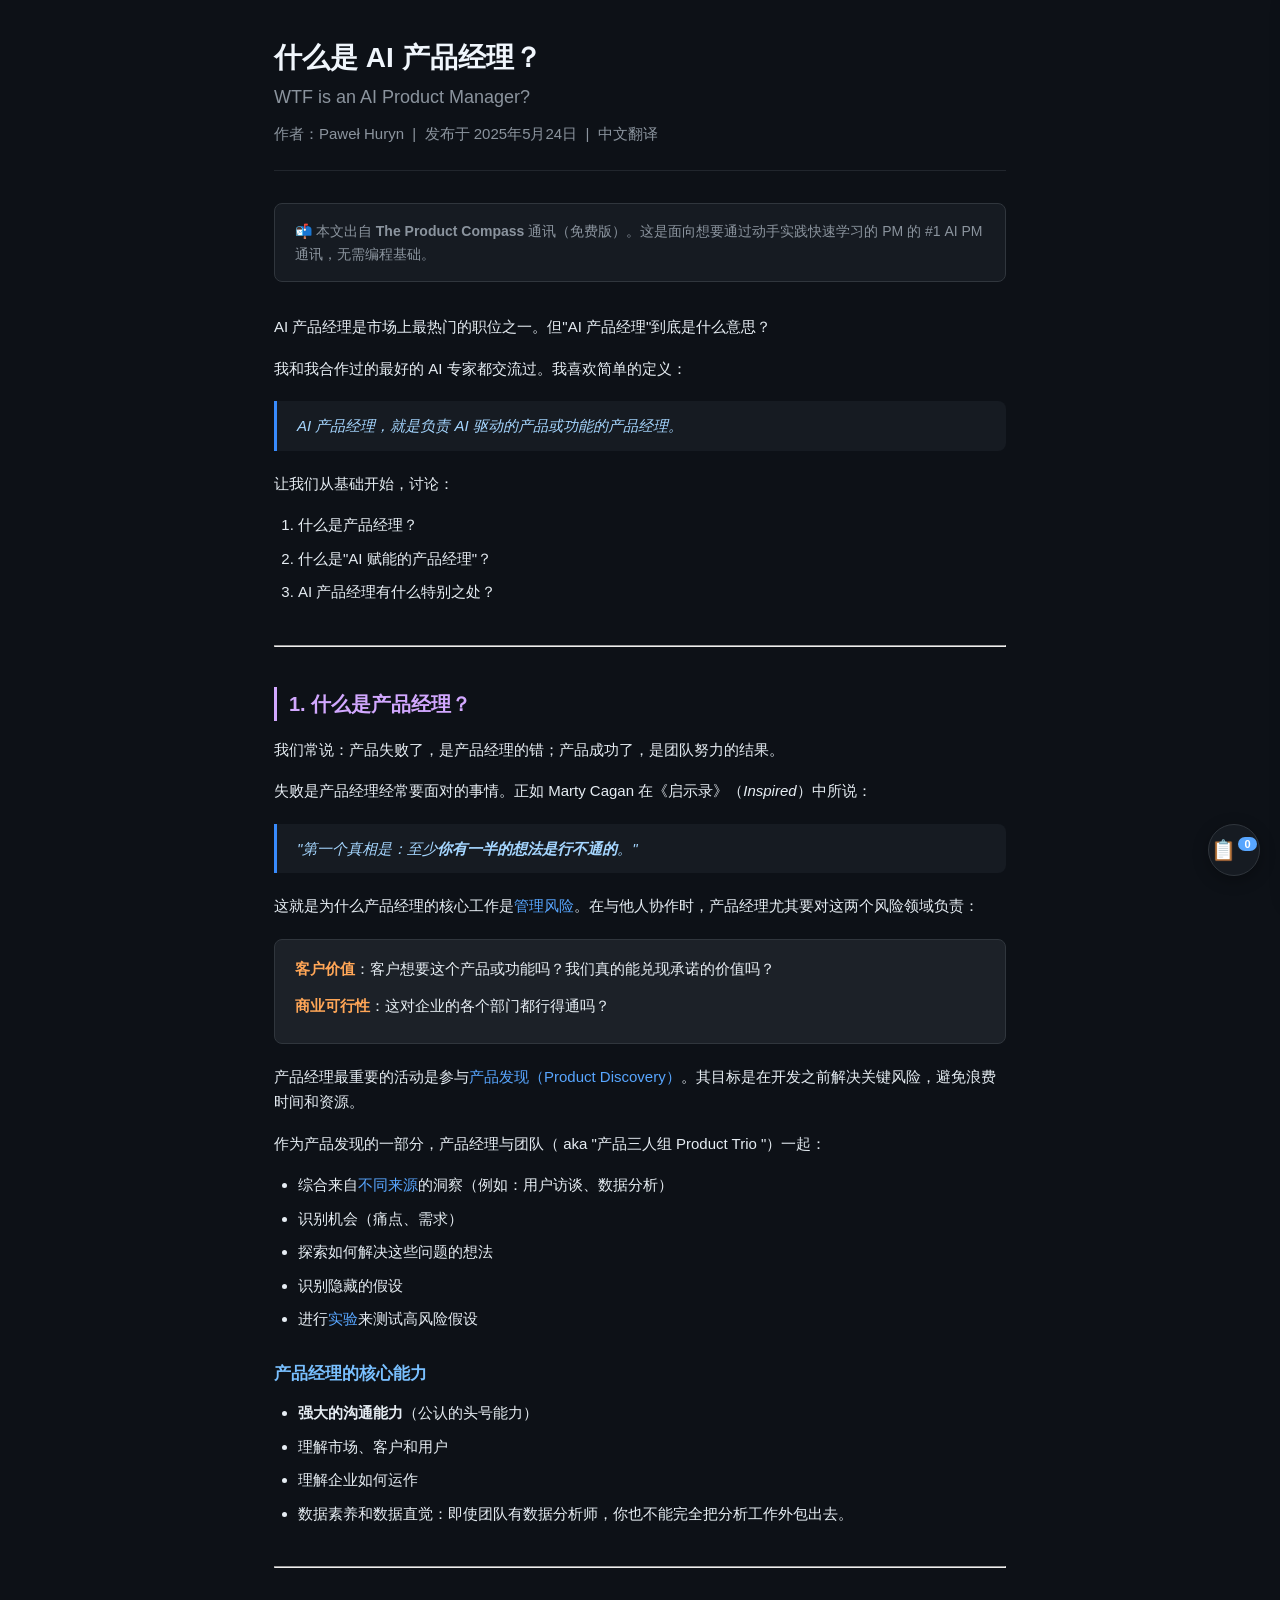
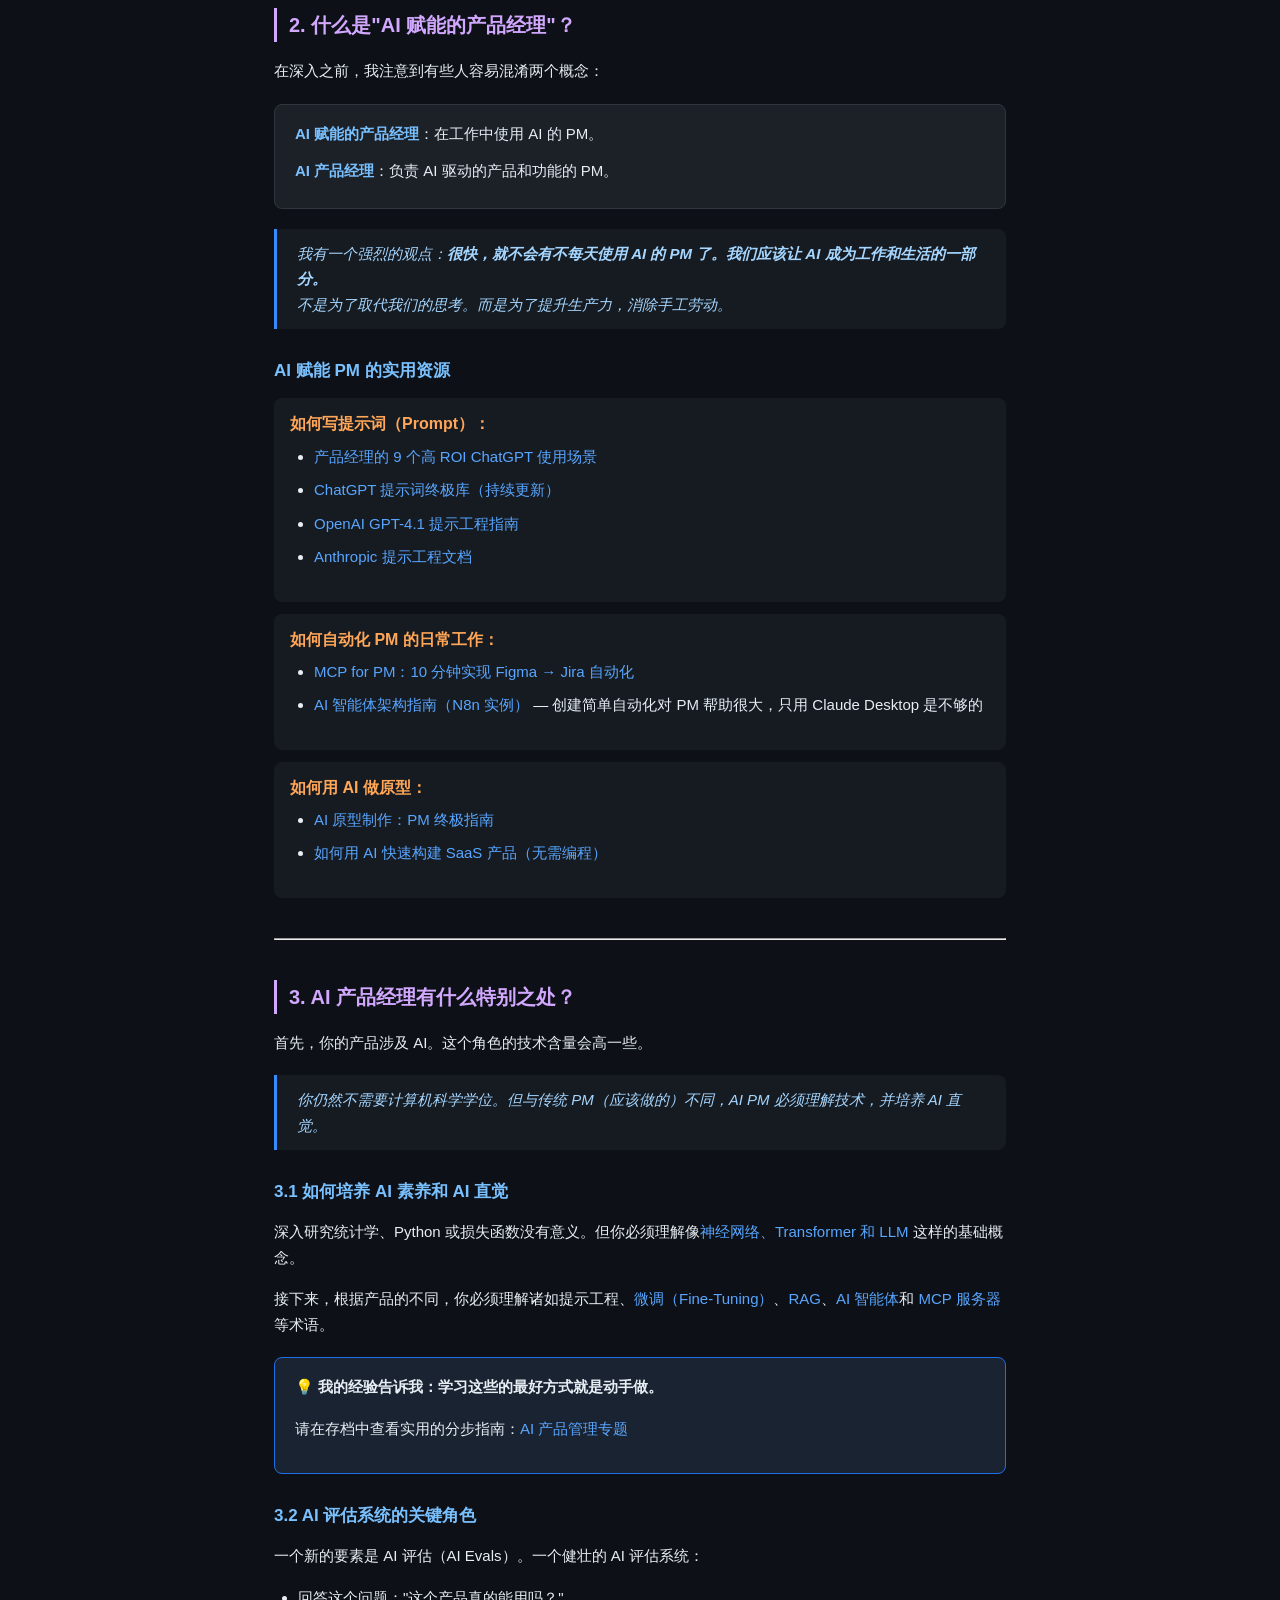
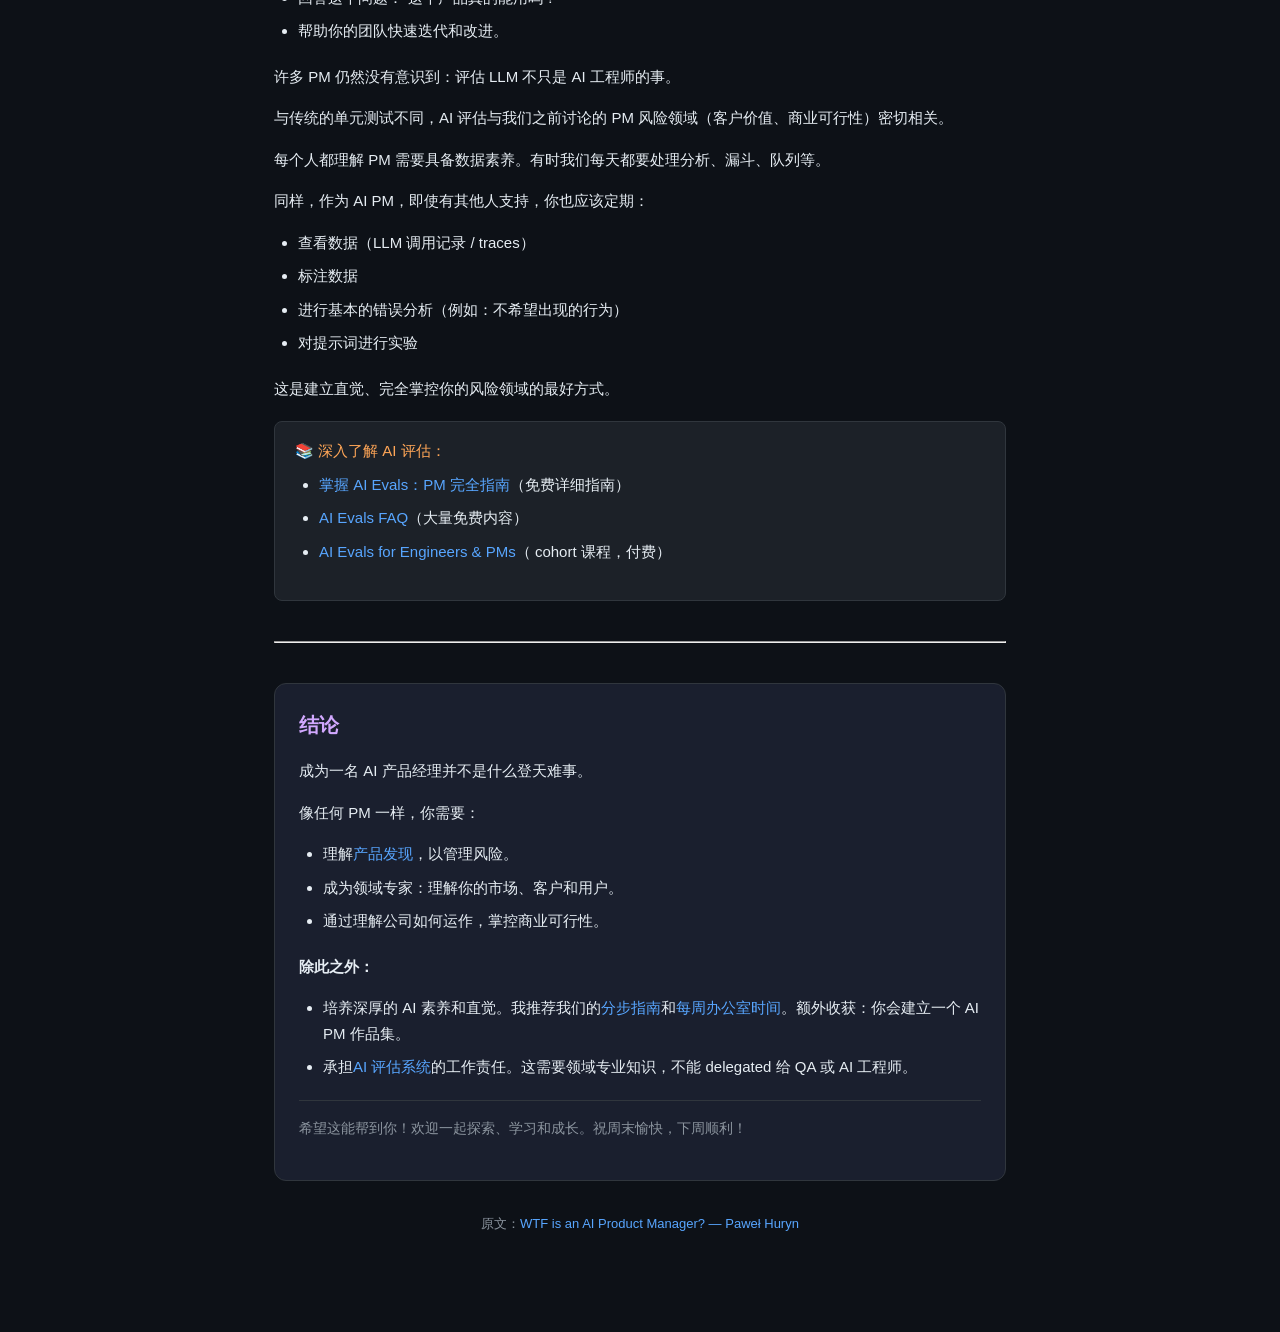
<file: articles/what-is-ai-pm.html>
<!DOCTYPE html>
<html lang="zh-CN">
<head>
<meta charset="UTF-8">
<meta name="viewport" content="width=device-width, initial-scale=1.0">
<title>什么是 AI 产品经理？— Paweł Huryn</title>
<link rel="stylesheet" href="../style.css">
<style>
  * { box-sizing: border-box; margin: 0; padding: 0; }
  body {
    font-family: -apple-system, BlinkMacSystemFont, "Segoe UI", "PingFang SC", "Hiragino Sans GB", "Noto Sans CJK SC", sans-serif;
    background: #0d1117;
    color: #e6edf3;
    line-height: 1.7;
    max-width: 780px;
    margin: 0 auto;
    padding: 40px 24px 80px;
  }
  h1 {
    font-size: 28px;
    font-weight: 700;
    color: #f0f6fc;
    margin-bottom: 8px;
    line-height: 1.3;
  }
  .subtitle {
    font-size: 15px;
    color: #8b949e;
    margin-bottom: 32px;
    padding-bottom: 24px;
    border-bottom: 1px solid #21262d;
  }
  .newsletter-note {
    background: #161b22;
    border: 1px solid #30363d;
    border-radius: 8px;
    padding: 16px 20px;
    margin-bottom: 32px;
    font-size: 14px;
    color: #8b949e;
    line-height: 1.6;
  }
  h2 {
    font-size: 20px;
    font-weight: 600;
    color: #d2a8ff;
    margin-top: 40px;
    margin-bottom: 16px;
    padding-left: 12px;
    border-left: 3px solid #d2a8ff;
  }
  h3 {
    font-size: 17px;
    font-weight: 600;
    color: #79c0ff;
    margin-top: 28px;
    margin-bottom: 12px;
  }
  p {
    margin-bottom: 16px;
    font-size: 15px;
  }
  blockquote {
    border-left: 3px solid #388bfd;
    padding: 12px 20px;
    margin: 20px 0;
    background: #161b22;
    border-radius: 0 8px 8px 0;
    color: #a5d6ff;
    font-style: italic;
  }
  blockquote p {
    margin-bottom: 0;
  }
  ul, ol {
    margin: 12px 0 20px 24px;
  }
  li {
    margin-bottom: 8px;
    font-size: 15px;
  }
  a {
    color: #58a6ff;
    text-decoration: none;
  }
  a:hover {
    text-decoration: underline;
  }
  .highlight-box {
    background: #1c2128;
    border: 1px solid #30363d;
    border-radius: 8px;
    padding: 16px 20px;
    margin: 20px 0;
  }
  .highlight-box p {
    margin-bottom: 8px;
  }
  .tip-box {
    background: #1a2332;
    border: 1px solid #1f6feb;
    border-radius: 8px;
    padding: 16px 20px;
    margin: 20px 0;
  }
  .section-divider {
    height: 1px;
    background: linear-gradient(to right, transparent, #21262d, transparent);
    margin: 40px 0;
  }
  .conclusion {
    background: #1a1f2e;
    border: 1px solid #30363d;
    border-radius: 12px;
    padding: 24px;
    margin-top: 40px;
  }
  .conclusion h2 {
    border-left: none;
    padding-left: 0;
    margin-top: 0;
  }
  .resource-category {
    background: #161b22;
    border-radius: 8px;
    padding: 12px 16px;
    margin: 12px 0;
  }
  .resource-category strong {
    color: #ffa657;
    display: block;
    margin-bottom: 6px;
  }
  .back-to-top {
    position: fixed;
    bottom: 24px;
    right: 24px;
    background: #238636;
    color: white;
    border: none;
    border-radius: 50%;
    width: 44px;
    height: 44px;
    font-size: 18px;
    cursor: pointer;
    display: none;
  }
  .back-to-top:hover { background: #2ea043; }
</style>
</head>
<body>

<h1>什么是 AI 产品经理？<br><span style="font-size:18px;font-weight:400;color:#8b949e;">WTF is an AI Product Manager?</span></h1>
<div class="subtitle">作者：Paweł Huryn &nbsp;|&nbsp; 发布于 2025年5月24日 &nbsp;|&nbsp; 中文翻译</div>

<div class="newsletter-note">
  📬 本文出自 <strong>The Product Compass</strong> 通讯（免费版）。这是面向想要通过动手实践快速学习的 PM 的 #1 AI PM 通讯，无需编程基础。
</div>

<p>AI 产品经理是市场上最热门的职位之一。但"AI 产品经理"到底是什么意思？</p>

<p>我和我合作过的最好的 AI 专家都交流过。我喜欢简单的定义：</p>

<blockquote><p>AI 产品经理，就是负责 AI 驱动的产品或功能的产品经理。</p></blockquote>

<p>让我们从基础开始，讨论：</p>
<ol>
  <li>什么是产品经理？</li>
  <li>什么是"AI 赋能的产品经理"？</li>
  <li>AI 产品经理有什么特别之处？</li>
</ol>

<hr class="section-divider">

<h2>1. 什么是产品经理？</h2>

<p>我们常说：产品失败了，是产品经理的错；产品成功了，是团队努力的结果。</p>

<p>失败是产品经理经常要面对的事情。正如 Marty Cagan 在《启示录》（<em>Inspired</em>）中所说：</p>

<blockquote><p>"第一个真相是：至少<strong>你有一半的想法是行不通的</strong>。"</p></blockquote>

<p>这就是为什么产品经理的核心工作是<a href="https://www.productcompass.pm/p/how-to-manage-risks-as-a-product-manager" style="color:#58a6ff;">管理风险</a>。在与他人协作时，产品经理尤其要对这两个风险领域负责：</p>

<div class="highlight-box">
  <p><strong style="color:#ffa657;">客户价值</strong>：客户想要这个产品或功能吗？我们真的能兑现承诺的价值吗？</p>
  <p style="margin-top:12px;"><strong style="color:#ffa657;">商业可行性</strong>：这对企业的各个部门都行得通吗？</p>
</div>

<p>产品经理最重要的活动是参与<a href="https://www.productcompass.pm/p/what-exactly-is-product-discovery" style="color:#58a6ff;">产品发现（Product Discovery）</a>。其目标是在开发之前解决关键风险，避免浪费时间和资源。</p>

<p>作为产品发现的一部分，产品经理与团队（ aka "产品三人组 Product Trio "）一起：</p>
<ul>
  <li>综合来自<a href="https://www.productcompass.pm/p/product-discovery-sources-of-insights" style="color:#58a6ff;">不同来源</a>的洞察（例如：用户访谈、数据分析）</li>
  <li>识别机会（痛点、需求）</li>
  <li>探索如何解决这些问题的想法</li>
  <li>识别隐藏的假设</li>
  <li>进行<a href="https://www.productcompass.pm/p/the-ultimate-experiments-library" style="color:#58a6ff;">实验</a>来测试高风险假设</li>
</ul>

<h3>产品经理的核心能力</h3>
<ul>
  <li><strong>强大的沟通能力</strong>（公认的头号能力）</li>
  <li>理解市场、客户和用户</li>
  <li>理解企业如何运作</li>
  <li>数据素养和数据直觉：即使团队有数据分析师，你也不能完全把分析工作外包出去。</li>
</ul>

<hr class="section-divider">

<h2>2. 什么是"AI 赋能的产品经理"？</h2>

<p>在深入之前，我注意到有些人容易混淆两个概念：</p>

<div class="highlight-box">
  <p><strong style="color:#79c0ff;">AI 赋能的产品经理</strong>：在工作中使用 AI 的 PM。</p>
  <p style="margin-top:12px;"><strong style="color:#79c0ff;">AI 产品经理</strong>：负责 AI 驱动的产品和功能的 PM。</p>
</div>

<blockquote><p>我有一个强烈的观点：<strong>很快，就不会有不每天使用 AI 的 PM 了。我们应该让 AI 成为工作和生活的一部分。</strong></p>
<p>不是为了取代我们的思考。而是为了提升生产力，消除手工劳动。</p></blockquote>

<h3>AI 赋能 PM 的实用资源</h3>

<div class="resource-category">
  <strong>如何写提示词（Prompt）：</strong>
  <ul style="margin-top:6px;">
    <li><a href="https://www.productcompass.pm/p/chat-gpt-use-cases-for-product-managers">产品经理的 9 个高 ROI ChatGPT 使用场景</a></li>
    <li><a href="https://www.productcompass.pm/p/the-ultimate-chatgpt-prompts-product-managers">ChatGPT 提示词终极库（持续更新）</a></li>
    <li><a href="https://cookbook.openai.com/examples/gpt4-1_prompting_guide">OpenAI GPT-4.1 提示工程指南</a></li>
    <li><a href="https://docs.anthropic.com/en/docs/build-with-claude/prompt-engineering/overview">Anthropic 提示工程文档</a></li>
  </ul>
</div>

<div class="resource-category">
  <strong>如何自动化 PM 的日常工作：</strong>
  <ul style="margin-top:6px;">
    <li><a href="https://www.productcompass.pm/p/mcp-case-study-jira-figma">MCP for PM：10 分钟实现 Figma → Jira 自动化</a></li>
    <li><a href="https://www.productcompass.pm/p/ai-agent-architectures">AI 智能体架构指南（N8n 实例）</a> — 创建简单自动化对 PM 帮助很大，只用 Claude Desktop 是不够的</li>
  </ul>
</div>

<div class="resource-category">
  <strong>如何用 AI 做原型：</strong>
  <ul style="margin-top:6px;">
    <li><a href="https://www.productcompass.pm/p/ai-prototyping-the-ultimate-guide">AI 原型制作：PM 终极指南</a></li>
    <li><a href="https://www.productcompass.pm/p/how-to-create-saas-apps-with-lovable-ai">如何用 AI 快速构建 SaaS 产品（无需编程）</a></li>
  </ul>
</div>

<hr class="section-divider">

<h2>3. AI 产品经理有什么特别之处？</h2>

<p>首先，你的产品涉及 AI。这个角色的技术含量会高一些。</p>

<blockquote><p>你仍然不需要计算机科学学位。但与传统 PM（应该做的）不同，AI PM 必须理解技术，并培养 AI 直觉。</p></blockquote>

<h3>3.1 如何培养 AI 素养和 AI 直觉</h3>

<p>深入研究统计学、Python 或损失函数没有意义。但你必须理解像<a href="https://www.productcompass.pm/p/introduction-to-ai-product-management" style="color:#58a6ff;">神经网络、Transformer 和 LLM</a> 这样的基础概念。</p>

<p>接下来，根据产品的不同，你必须理解诸如提示工程、<a href="https://www.productcompass.pm/p/what-is-fine-tuning-examples" style="color:#58a6ff;">微调（Fine-Tuning）</a>、<a href="https://www.productcompass.pm/p/how-to-build-a-rag-chatbot" style="color:#58a6ff;">RAG</a>、<a href="https://www.productcompass.pm/p/ai-agent-architectures" style="color:#58a6ff;">AI 智能体</a>和 <a href="https://www.productcompass.pm/p/mcp-case-study-jira-figma" style="color:#58a6ff;">MCP 服务器</a>等术语。</p>

<div class="tip-box">
  <p>💡 <strong>我的经验告诉我：学习这些的最好方式就是动手做。</strong></p>
  <p style="margin-top:8px;">请在存档中查看实用的分步指南：<a href="https://www.productcompass.pm/s/ai-product-management" style="color:#58a6ff;">AI 产品管理专题</a></p>
</div>

<h3>3.2 AI 评估系统的关键角色</h3>

<p>一个新的要素是 AI 评估（AI Evals）。一个健壮的 AI 评估系统：</p>
<ul>
  <li>回答这个问题："这个产品真的能用吗？"</li>
  <li>帮助你的团队快速迭代和改进。</li>
</ul>

<p>许多 PM 仍然没有意识到：评估 LLM 不只是 AI 工程师的事。</p>

<p>与传统的单元测试不同，AI 评估与我们之前讨论的 PM 风险领域（客户价值、商业可行性）密切相关。</p>

<p>每个人都理解 PM 需要具备数据素养。有时我们每天都要处理分析、漏斗、队列等。</p>

<p>同样，作为 AI PM，即使有其他人支持，你也应该定期：</p>
<ul>
  <li>查看数据（LLM 调用记录 / traces）</li>
  <li>标注数据</li>
  <li>进行基本的错误分析（例如：不希望出现的行为）</li>
  <li>对提示词进行实验</li>
</ul>

<p>这是建立直觉、完全掌控你的风险领域的最好方式。</p>

<div class="highlight-box">
  <p style="color:#ffa657;font-weight:500;">📚 深入了解 AI 评估：</p>
  <ul style="margin-top:8px;">
    <li><a href="https://www.productcompass.pm/p/ai-evals" style="color:#58a6ff;">掌握 AI Evals：PM 完全指南</a>（免费详细指南）</li>
    <li><a href="https://hamel.dev/blog/posts/evals-faq/" style="color:#58a6ff;">AI Evals FAQ</a>（大量免费内容）</li>
    <li><a href="https://bit.ly/aievals35" style="color:#58a6ff;">AI Evals for Engineers & PMs</a>（ cohort 课程，付费）</li>
  </ul>
</div>

<hr class="section-divider">

<div class="conclusion">
  <h2>结论</h2>

  <p>成为一名 AI 产品经理并不是什么登天难事。</p>

  <p>像任何 PM 一样，你需要：</p>
  <ul>
    <li>理解<a href="https://www.productcompass.pm/p/cpdm" style="color:#58a6ff;">产品发现</a>，以管理风险。</li>
    <li>成为领域专家：理解你的市场、客户和用户。</li>
    <li>通过理解公司如何运作，掌控商业可行性。</li>
  </ul>

  <p style="margin-top:20px;"><strong>除此之外：</strong></p>
  <ul style="margin-top:8px;">
    <li>培养深厚的 AI 素养和直觉。我推荐我们的<a href="https://www.productcompass.pm/s/ai-product-management" style="color:#58a6ff;">分步指南</a>和<a href="https://www.productcompass.pm/p/your-premium-pm-resources" style="color:#58a6ff;">每周办公室时间</a>。额外收获：你会建立一个 AI PM 作品集。</li>
    <li>承担<a href="https://www.productcompass.pm/p/ai-evals" style="color:#58a6ff;">AI 评估系统</a>的工作责任。这需要领域专业知识，不能 delegated 给 QA 或 AI 工程师。</li>
  </ul>

  <p style="margin-top:20px;padding-top:16px;border-top:1px solid #30363d;color:#8b949e;font-size:14px;">希望这能帮到你！欢迎一起探索、学习和成长。祝周末愉快，下周顺利！</p>
</div>

<p style="margin-top:32px;color:#8b949e;font-size:13px;text-align:center;">原文：<a href="https://www.productcompass.pm/p/what-is-an-ai-product-manager" style="color:#58a6ff;">WTF is an AI Product Manager? — Paweł Huryn</a></p>

  <script src="../annotations.js"></script>
</body>
</html>
</file>
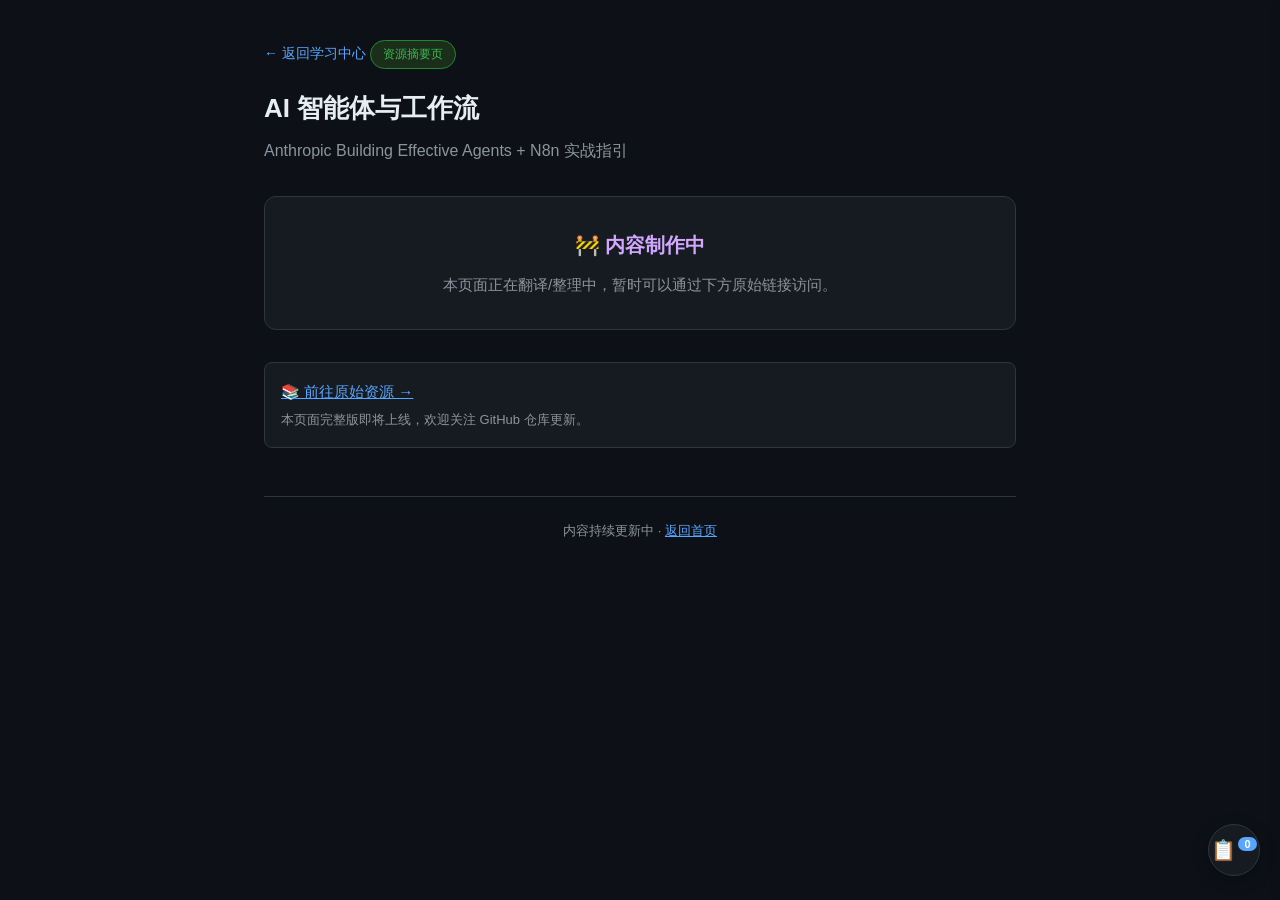
<file: resources/ai-agents.html>
<!DOCTYPE html>
<html lang="zh-CN">
<head>
  <meta charset="UTF-8">
  <meta name="viewport" content="width=device-width, initial-scale=1.0">
  <title>AI 智能体与工作流 — AI PM 学习中心</title>
  <link rel="stylesheet" href="../style.css">
  <style>
    body { max-width: 800px; margin: 0 auto; padding: 40px 24px; }
    .back { color: var(--accent); text-decoration: none; font-size: 14px; display: inline-block; margin-bottom: 24px; }
    .badge { font-size: 12px; padding: 4px 12px; border-radius: 20px; background: #1a2e1a; color: var(--green); border: 1px solid #238636; display: inline-block; margin-bottom: 16px; }
    .coming { background: #161b22; border: 1px solid var(--border); border-radius: 12px; padding: 32px; text-align: center; margin: 32px 0; }
    .coming h2 { color: var(--purple); font-size: 20px; margin-bottom: 12px; }
    .coming p { color: var(--text-secondary); font-size: 15px; }
    .original-link { background: #161b22; border: 1px solid var(--border); border-radius: 8px; padding: 16px; margin: 20px 0; }
    .original-link a { color: var(--accent); font-size: 15px; font-weight: 500; }
  </style>
</head>
<body>
  <a href="../index.html" class="back">← 返回学习中心</a>
  <div class="badge">资源摘要页</div>
  <h1 style="font-size:26px; font-weight:700; color:var(--text); margin-bottom:8px;">AI 智能体与工作流</h1>
  <p style="color:var(--text-secondary); margin-bottom:32px;">Anthropic Building Effective Agents + N8n 实战指引</p>

  <div class="coming">
    <h2>🚧 内容制作中</h2>
    <p>本页面正在翻译/整理中，暂时可以通过下方原始链接访问。</p>
  </div>

  <div class="original-link">
    <a href="https://www.productcompass.pm/" target="_blank">📚 前往原始资源 →</a>
    <p style="font-size:13px; color:var(--text-secondary); margin-top:6px;">本页面完整版即将上线，欢迎关注 GitHub 仓库更新。</p>
  </div>

  <div style="margin-top:48px; padding-top:24px; border-top:1px solid var(--border); color:var(--text-secondary); font-size:13px; text-align:center;">
    内容持续更新中 · <a href="../index.html" style="color:var(--accent);">返回首页</a>
  </div>
  <script src="../annotations.js"></script>
</body>
</html>
</file>
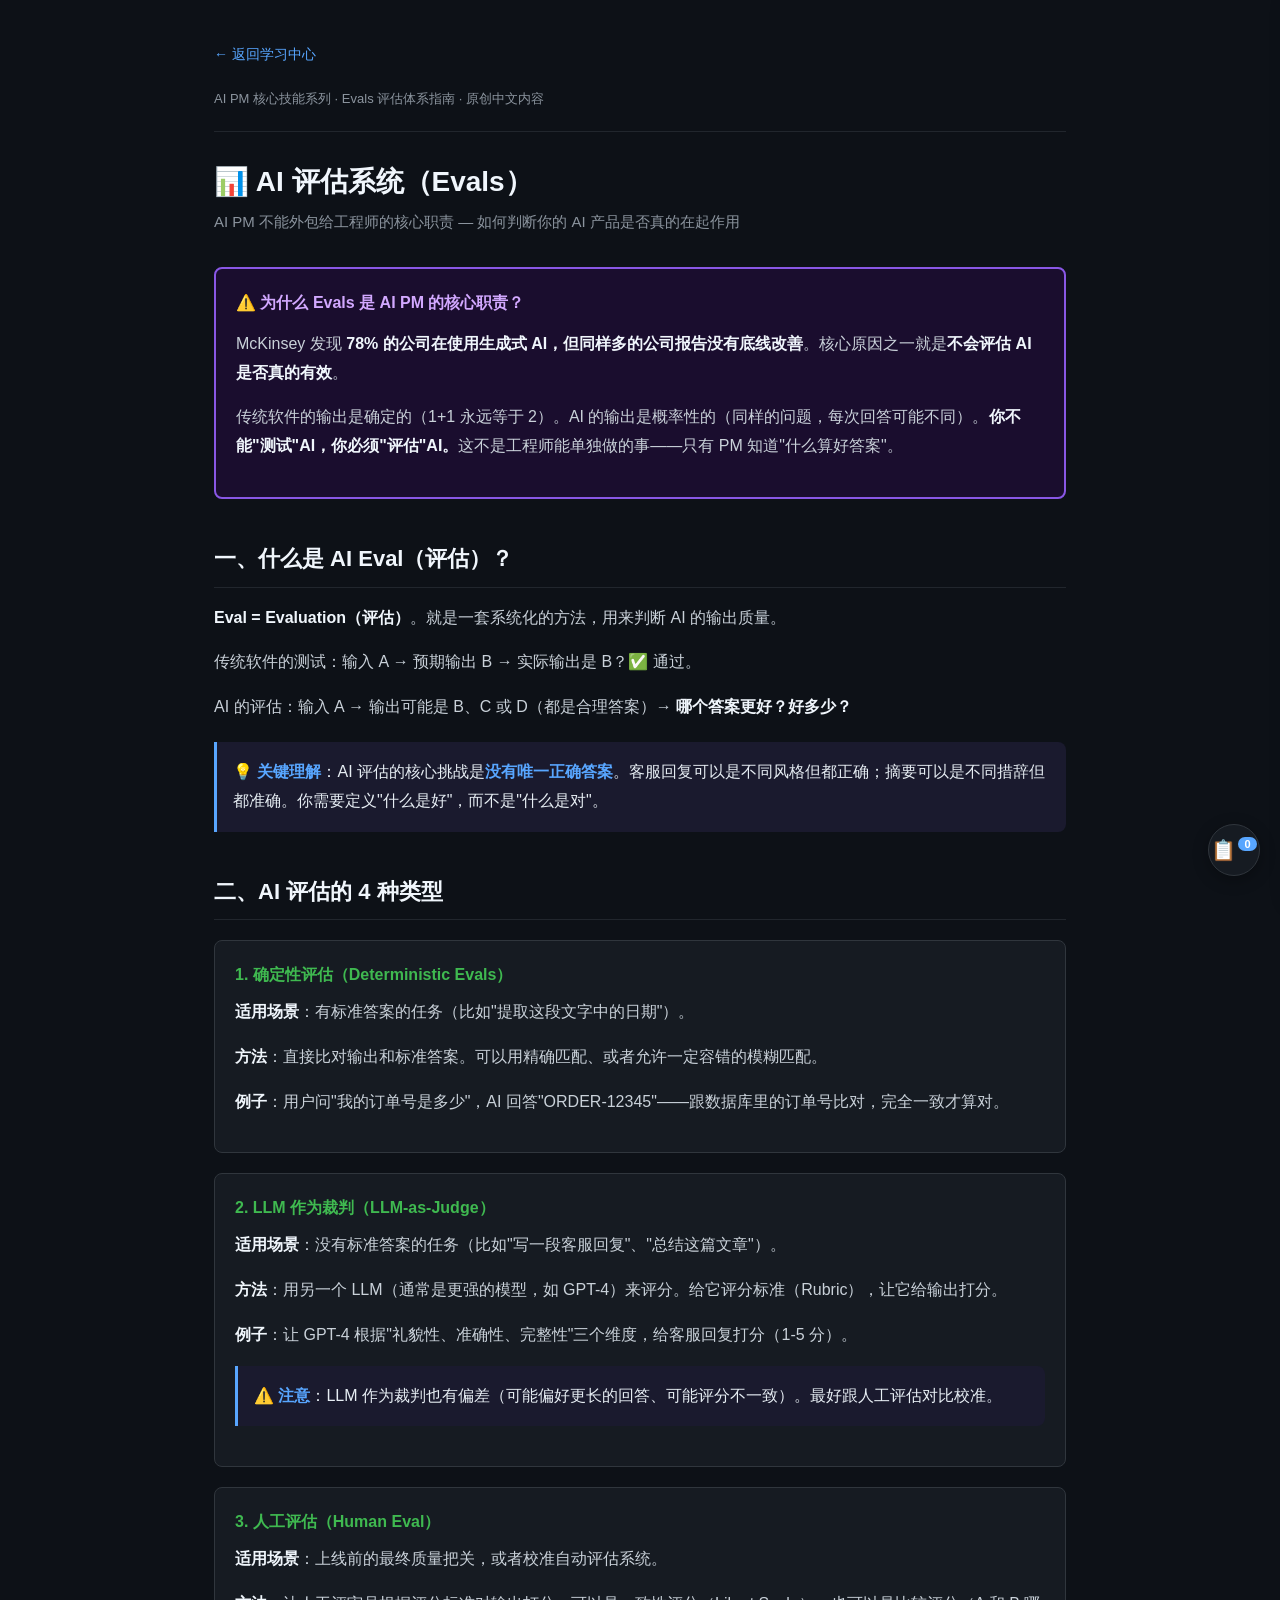
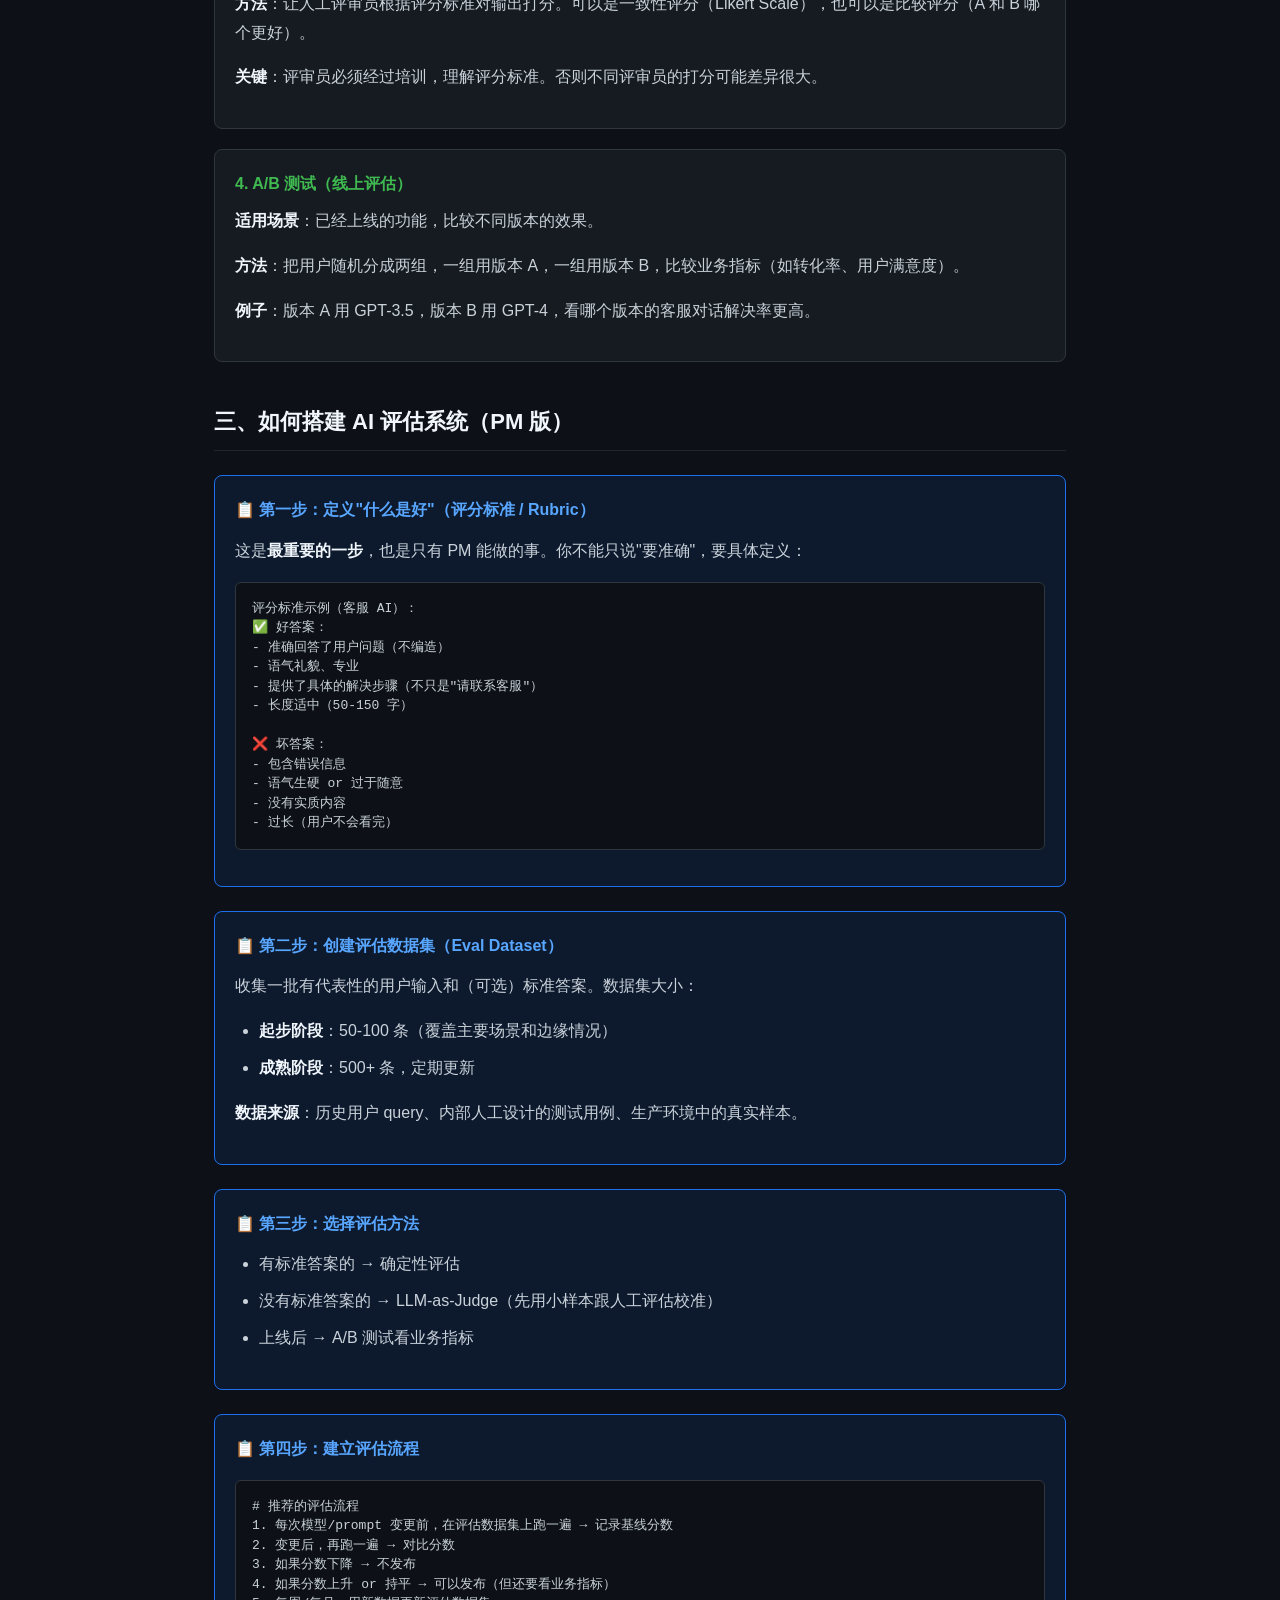
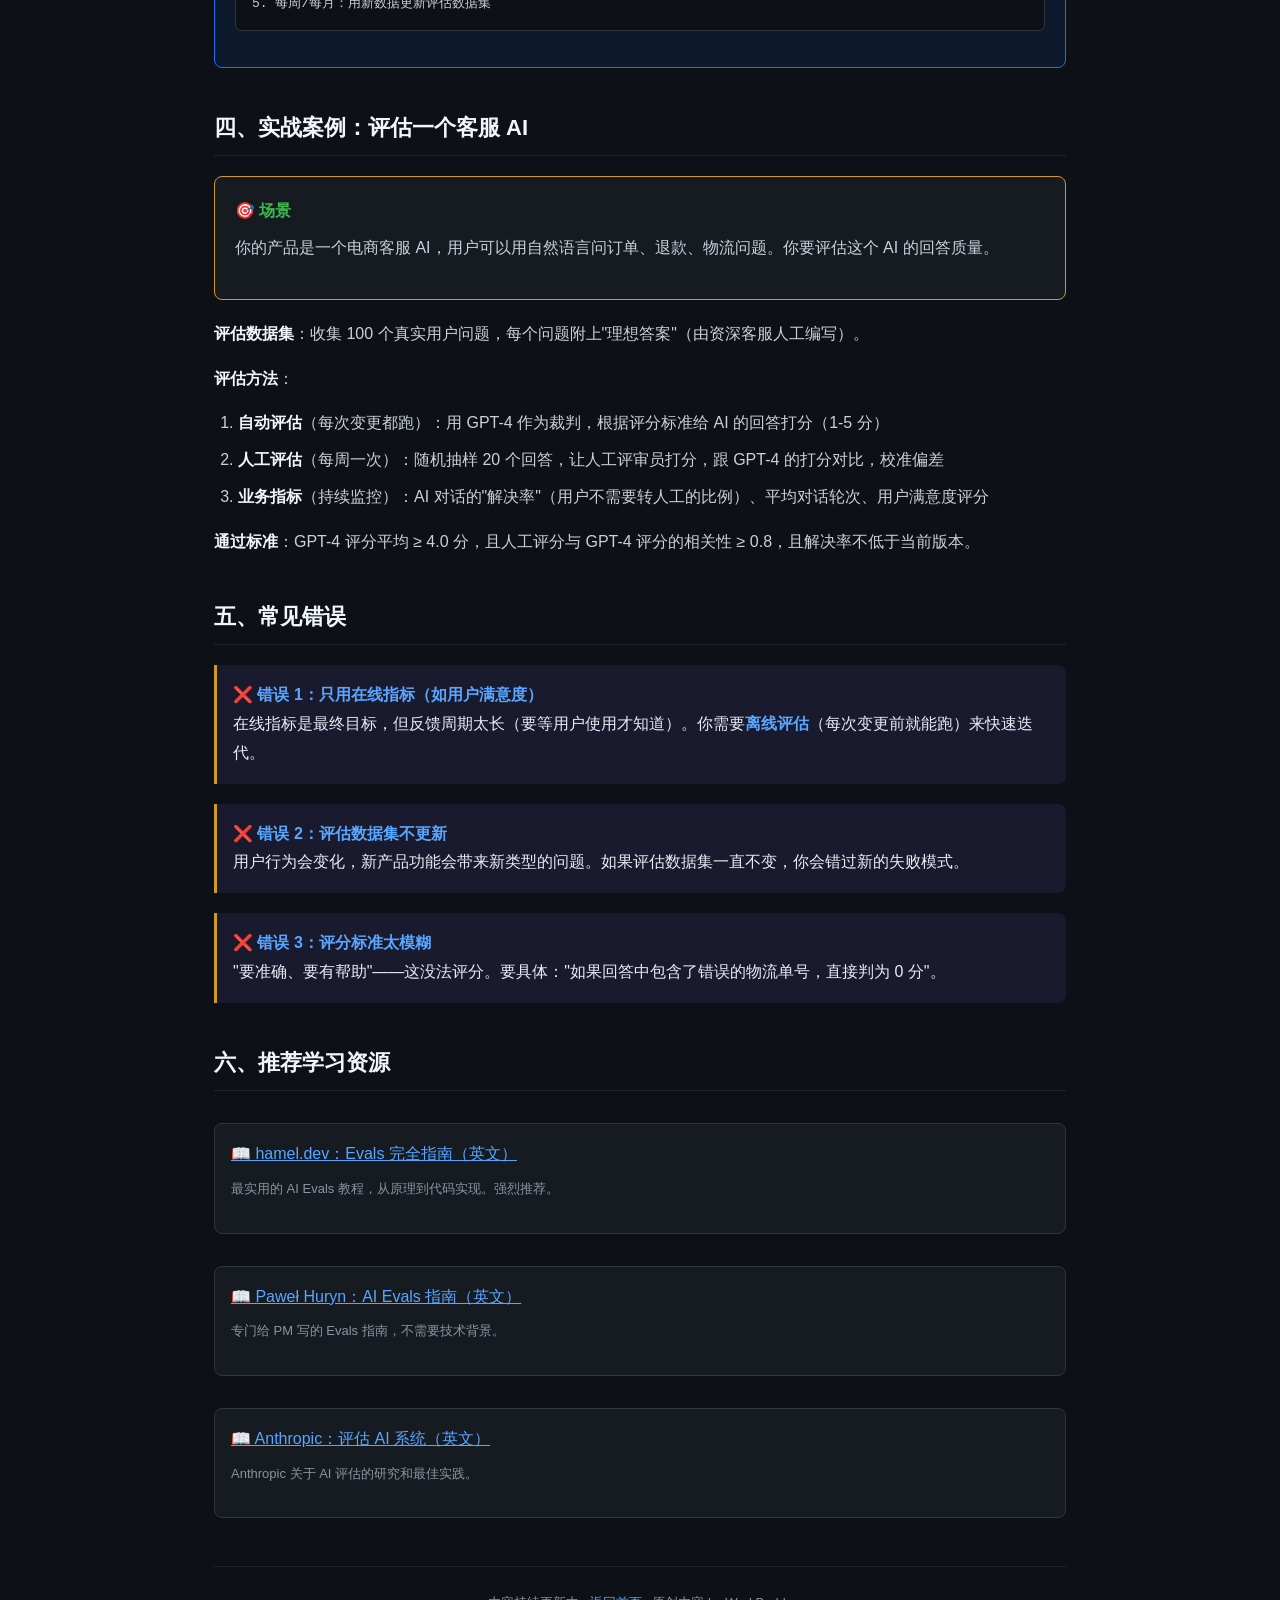
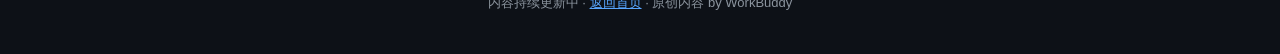
<file: resources/ai-evals.html>
<!DOCTYPE html>
<html lang="zh-CN">
<head>
  <meta charset="UTF-8">
  <meta name="viewport" content="width=device-width, initial-scale=1.0">
  <title>AI 评估系统（Evals）— AI PM 不能外包的核心职责</title>
  <link rel="stylesheet" href="../style.css">
<style>
    * { box-sizing: border-box; margin: 0; padding: 0; }
    body { background: #0d1117; color: #e6edf3; font-family: -apple-system, BlinkMacSystemFont, "Segoe UI", Helvetica, Arial, sans-serif; line-height: 1.8; max-width: 900px; margin: 0 auto; padding: 40px 24px; }
    .back { color: #58a6ff; text-decoration: none; font-size: 14px; display: inline-block; margin-bottom: 20px; }
    .back:hover { text-decoration: underline; }
    .meta { font-size: 13px; color: #8b949e; margin-bottom: 32px; padding-bottom: 20px; border-bottom: 1px solid #21262d; }
    h1 { font-size: 28px; font-weight: 700; color: #f0f6fc; margin-bottom: 8px; line-height: 1.3; }
    h2 { font-size: 22px; font-weight: 600; color: #f0f6fc; margin-top: 40px; margin-bottom: 16px; padding-bottom: 8px; border-bottom: 1px solid #21262d; }
    h3 { font-size: 18px; font-weight: 600; color: #d2a8ff; margin-top: 28px; margin-bottom: 12px; }
    p { margin-bottom: 16px; color: #c9d1d9; }
    ul, ol { margin: 12px 0 16px 24px; color: #c9d1d9; }
    li { margin-bottom: 8px; }
    strong { color: #f0f6fc; }
    .why-box { background: #1a0d2e; border: 2px solid #8957e5; border-radius: 8px; padding: 20px; margin: 24px 0; }
    .why-box h4 { color: #d2a8ff; }
    .eval-type { background: #161b22; border: 1px solid #30363d; border-radius: 8px; padding: 20px; margin: 20px 0; }
    .eval-type h4 { color: #3fb950; font-size: 16px; margin-bottom: 8px; }
    .tip { background: #1a1a2e; border-left: 3px solid #58a6ff; padding: 16px; margin: 20px 0; border-radius: 0 8px 8px 0; }
    .tip strong { color: #58a6ff; }
    .framework { background: #0d1a2e; border: 1px solid #1f6feb; border-radius: 8px; padding: 20px; margin: 24px 0; }
    .framework h4 { color: #58a6ff; margin-bottom: 12px; }
    pre { background: #0d1117; border: 1px solid #30363d; border-radius: 6px; padding: 16px; overflow-x: auto; margin: 16px 0; font-size: 13px; line-height: 1.5; color: #c9d1d9; }
    code { font-family: 'SF Mono', Monaco, monospace; color: #ff7b72; }
    .original-link { background: #161b22; border: 1px solid #30363d; border-radius: 8px; padding: 16px; margin: 32px 0; }
    .original-link a { color: #58a6ff; font-weight: 500; }
  </style>
</head>
<body>
  <a href="../index.html" class="back">← 返回学习中心</a>
  <div class="meta">AI PM 核心技能系列 · Evals 评估体系指南 · 原创中文内容</div>
  <h1>📊 AI 评估系统（Evals）</h1>
  <p style="color:#8b949e; font-size:15px; margin-bottom:32px;">AI PM 不能外包给工程师的核心职责 — 如何判断你的 AI 产品是否真的在起作用</p>

  <div class="why-box">
    <h4>⚠️ 为什么 Evals 是 AI PM 的核心职责？</h4>
    <p style="color:#c9d1d9; margin-top:12px;">McKinsey 发现 <strong>78% 的公司在使用生成式 AI，但同样多的公司报告没有底线改善</strong>。核心原因之一就是<strong>不会评估 AI 是否真的有效</strong>。</p>
    <p style="color:#c9d1d9; margin-top:8px;">传统软件的输出是确定的（1+1 永远等于 2）。AI 的输出是概率性的（同样的问题，每次回答可能不同）。<strong>你不能"测试"AI，你必须"评估"AI。</strong>这不是工程师能单独做的事——只有 PM 知道"什么算好答案"。</p>
  </div>

  <!-- Section 1: What is Eval -->
  <h2>一、什么是 AI Eval（评估）？</h2>
  <p><strong>Eval = Evaluation（评估）</strong>。就是一套系统化的方法，用来判断 AI 的输出质量。</p>
  <p>传统软件的测试：输入 A → 预期输出 B → 实际输出是 B？✅ 通过。</p>
  <p>AI 的评估：输入 A → 输出可能是 B、C 或 D（都是合理答案）→ <strong>哪个答案更好？好多少？</strong></p>

  <div class="tip">
    <strong>💡 关键理解</strong>：AI 评估的核心挑战是<strong>没有唯一正确答案</strong>。客服回复可以是不同风格但都正确；摘要可以是不同措辞但都准确。你需要定义"什么是好"，而不是"什么是对"。
  </div>

  <!-- Section 2: Types of Evals -->
  <h2>二、AI 评估的 4 种类型</h2>

  <div class="eval-type">
    <h4>1. 确定性评估（Deterministic Evals）</h4>
    <p><strong>适用场景</strong>：有标准答案的任务（比如"提取这段文字中的日期"）。</p>
    <p><strong>方法</strong>：直接比对输出和标准答案。可以用精确匹配、或者允许一定容错的模糊匹配。</p>
    <p><strong>例子</strong>：用户问"我的订单号是多少"，AI 回答"ORDER-12345"——跟数据库里的订单号比对，完全一致才算对。</p>
  </div>

  <div class="eval-type">
    <h4>2. LLM 作为裁判（LLM-as-Judge）</h4>
    <p><strong>适用场景</strong>：没有标准答案的任务（比如"写一段客服回复"、"总结这篇文章"）。</p>
    <p><strong>方法</strong>：用另一个 LLM（通常是更强的模型，如 GPT-4）来评分。给它评分标准（Rubric），让它给输出打分。</p>
    <p><strong>例子</strong>：让 GPT-4 根据"礼貌性、准确性、完整性"三个维度，给客服回复打分（1-5 分）。</p>
    <div class="tip" style="margin-top:12px;">
      <strong>⚠️ 注意</strong>：LLM 作为裁判也有偏差（可能偏好更长的回答、可能评分不一致）。最好跟人工评估对比校准。
    </div>
  </div>

  <div class="eval-type">
    <h4>3. 人工评估（Human Eval）</h4>
    <p><strong>适用场景</strong>：上线前的最终质量把关，或者校准自动评估系统。</p>
    <p><strong>方法</strong>：让人工评审员根据评分标准对输出打分。可以是一致性评分（Likert Scale），也可以是比较评分（A 和 B 哪个更好）。</p>
    <p><strong>关键</strong>：评审员必须经过培训，理解评分标准。否则不同评审员的打分可能差异很大。</p>
  </div>

  <div class="eval-type">
    <h4>4. A/B 测试（线上评估）</h4>
    <p><strong>适用场景</strong>：已经上线的功能，比较不同版本的效果。</p>
    <p><strong>方法</strong>：把用户随机分成两组，一组用版本 A，一组用版本 B，比较业务指标（如转化率、用户满意度）。</p>
    <p><strong>例子</strong>：版本 A 用 GPT-3.5，版本 B 用 GPT-4，看哪个版本的客服对话解决率更高。</p>
  </div>

  <!-- Section 3: Building Eval System -->
  <h2>三、如何搭建 AI 评估系统（PM 版）</h2>

  <div class="framework">
    <h4>📋 第一步：定义"什么是好"（评分标准 / Rubric）</h4>
    <p>这是<strong>最重要的一步</strong>，也是只有 PM 能做的事。你不能只说"要准确"，要具体定义：</p>
    <pre>评分标准示例（客服 AI）：
✅ 好答案：
- 准确回答了用户问题（不编造）
- 语气礼貌、专业
- 提供了具体的解决步骤（不只是"请联系客服"）
- 长度适中（50-150 字）

❌ 坏答案：
- 包含错误信息
- 语气生硬 or 过于随意
- 没有实质内容
- 过长（用户不会看完）</pre>
  </div>

  <div class="framework">
    <h4>📋 第二步：创建评估数据集（Eval Dataset）</h4>
    <p>收集一批有代表性的用户输入和（可选）标准答案。数据集大小：</p>
    <ul>
      <li><strong>起步阶段</strong>：50-100 条（覆盖主要场景和边缘情况）</li>
      <li><strong>成熟阶段</strong>：500+ 条，定期更新</li>
    </ul>
    <p><strong>数据来源</strong>：历史用户 query、内部人工设计的测试用例、生产环境中的真实样本。</p>
  </div>

  <div class="framework">
    <h4>📋 第三步：选择评估方法</h4>
    <ul>
      <li>有标准答案的 → 确定性评估</li>
      <li>没有标准答案的 → LLM-as-Judge（先用小样本跟人工评估校准）</li>
      <li>上线后 → A/B 测试看业务指标</li>
    </ul>
  </div>

  <div class="framework">
    <h4>📋 第四步：建立评估流程</h4>
    <pre># 推荐的评估流程
1. 每次模型/prompt 变更前，在评估数据集上跑一遍 → 记录基线分数
2. 变更后，再跑一遍 → 对比分数
3. 如果分数下降 → 不发布
4. 如果分数上升 or 持平 → 可以发布（但还要看业务指标）
5. 每周/每月：用新数据更新评估数据集</pre>
  </div>

  <!-- Section 4: Practical Example -->
  <h2>四、实战案例：评估一个客服 AI</h2>

  <div class="eval-type" style="border-color:#d29922;">
    <h4>🎯 场景</h4>
    <p>你的产品是一个电商客服 AI，用户可以用自然语言问订单、退款、物流问题。你要评估这个 AI 的回答质量。</p>
  </div>

  <p><strong>评估数据集</strong>：收集 100 个真实用户问题，每个问题附上"理想答案"（由资深客服人工编写）。</p>

  <p><strong>评估方法</strong>：</p>
  <ol>
    <li><strong>自动评估</strong>（每次变更都跑）：用 GPT-4 作为裁判，根据评分标准给 AI 的回答打分（1-5 分）</li>
    <li><strong>人工评估</strong>（每周一次）：随机抽样 20 个回答，让人工评审员打分，跟 GPT-4 的打分对比，校准偏差</li>
    <li><strong>业务指标</strong>（持续监控）：AI 对话的"解决率"（用户不需要转人工的比例）、平均对话轮次、用户满意度评分</li>
  </ol>

  <p><strong>通过标准</strong>：GPT-4 评分平均 ≥ 4.0 分，且人工评分与 GPT-4 评分的相关性 ≥ 0.8，且解决率不低于当前版本。</p>

  <!-- Section 5: Common Mistakes -->
  <h2>五、常见错误</h2>

  <div class="tip" style="border-color:#d29922;">
    <strong>❌ 错误 1：只用在线指标（如用户满意度）</strong><br>
    在线指标是最终目标，但反馈周期太长（要等用户使用才知道）。你需要<strong>离线评估</strong>（每次变更前就能跑）来快速迭代。
  </div>

  <div class="tip" style="border-color:#d29922;">
    <strong>❌ 错误 2：评估数据集不更新</strong><br>
    用户行为会变化，新产品功能会带来新类型的问题。如果评估数据集一直不变，你会错过新的失败模式。
  </div>

  <div class="tip" style="border-color:#d29922;">
    <strong>❌ 错误 3：评分标准太模糊</strong><br>
    "要准确、要有帮助"——这没法评分。要具体："如果回答中包含了错误的物流单号，直接判为 0 分"。
  </div>

  <!-- Resources -->
  <h2>六、推荐学习资源</h2>

  <div class="original-link">
    <a href="https://hamel.dev/notes/evals/01_evals.html" target="_blank">📖 hamel.dev：Evals 完全指南（英文）</a>
    <p style="font-size:13px; color:#8b949e; margin-top:8px;">最实用的 AI Evals 教程，从原理到代码实现。强烈推荐。</p>
  </div>

  <div class="original-link">
    <a href="https://www.productcompass.pm/p/ai-evals" target="_blank">📖 Paweł Huryn：AI Evals 指南（英文）</a>
    <p style="font-size:13px; color:#8b949e; margin-top:8px;">专门给 PM 写的 Evals 指南，不需要技术背景。</p>
  </div>

  <div class="original-link">
    <a href="https://anthropic.com/research/evaluating-ai-systems" target="_blank">📖 Anthropic：评估 AI 系统（英文）</a>
    <p style="font-size:13px; color:#8b949e; margin-top:8px;">Anthropic 关于 AI 评估的研究和最佳实践。</p>
  </div>

  <div style="margin-top:48px; padding-top:24px; border-top:1px solid #21262d; color:#8b949e; font-size:13px; text-align:center;">
    内容持续更新中 · <a href="../index.html" style="color:#58a6ff;">返回首页</a> · 原创内容 by WorkBuddy
  </div>
  <script src="../annotations.js"></script>
</body>
</html>
</file>
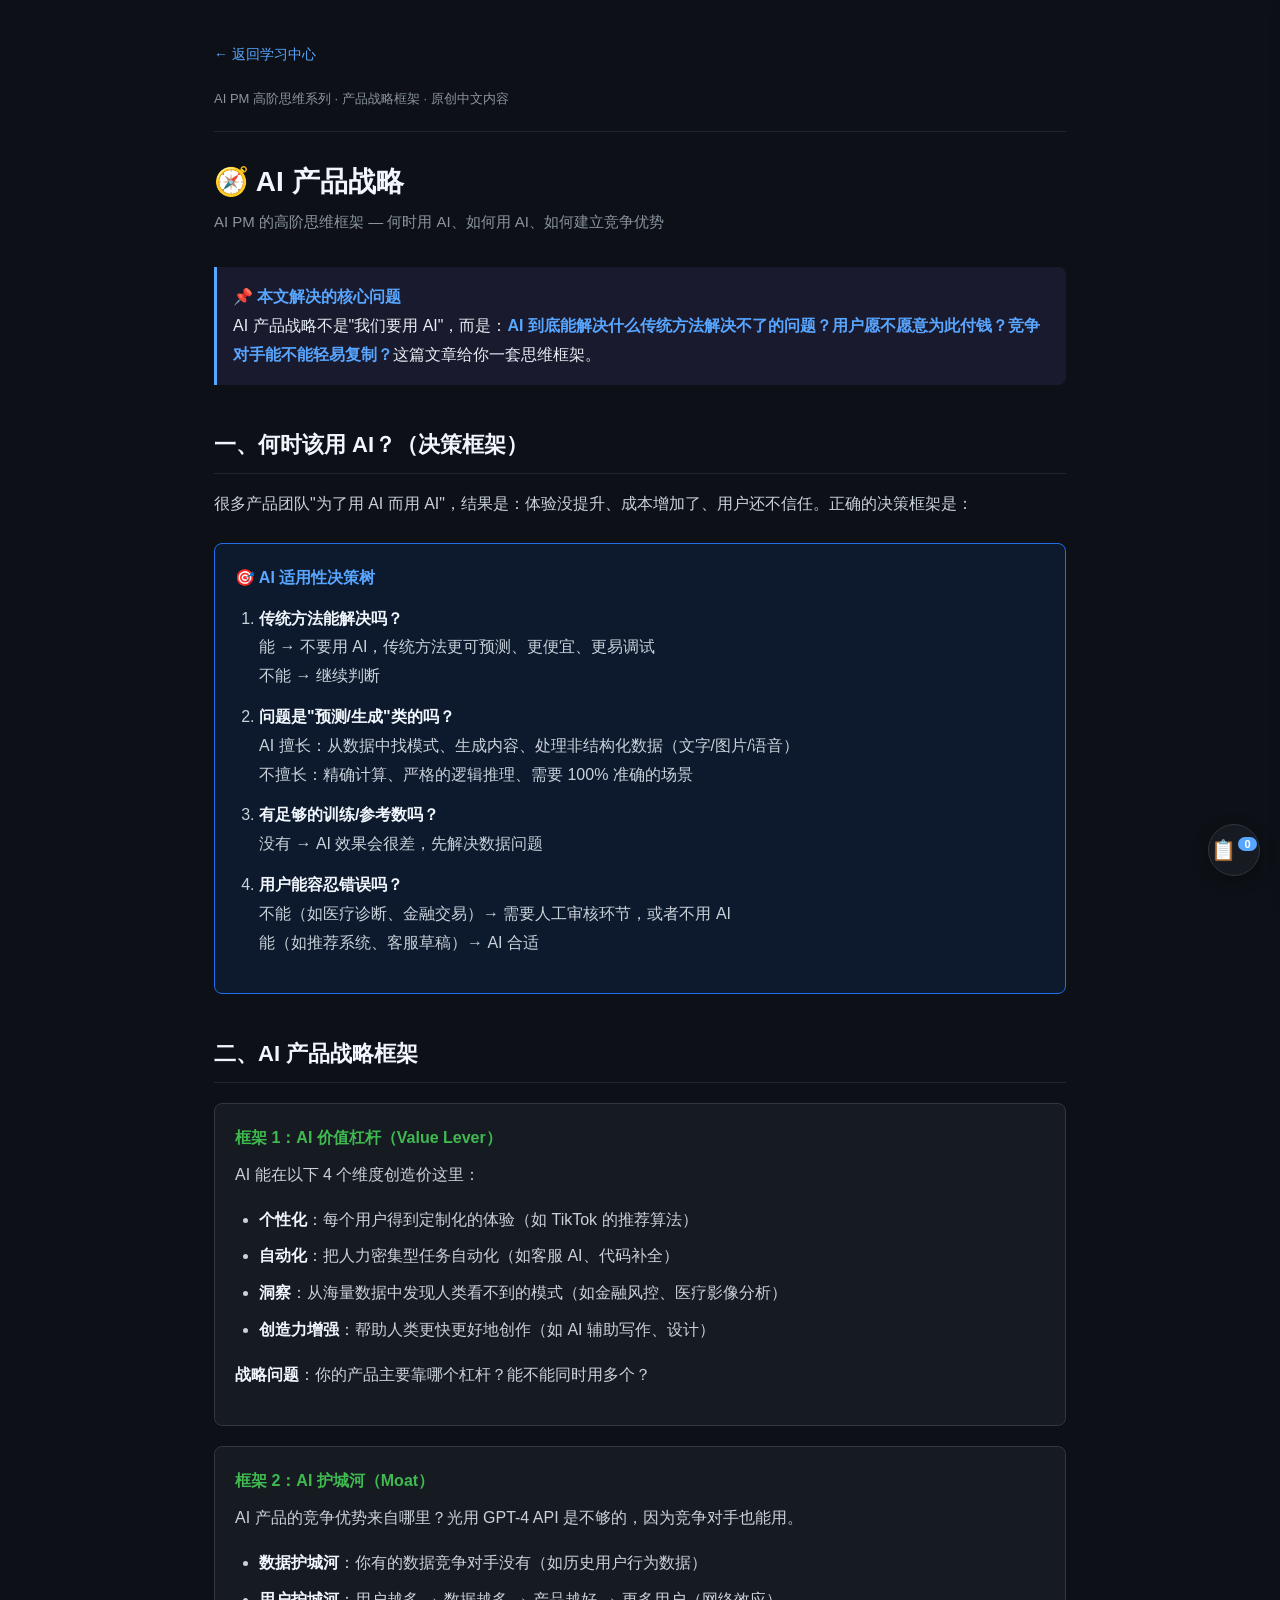
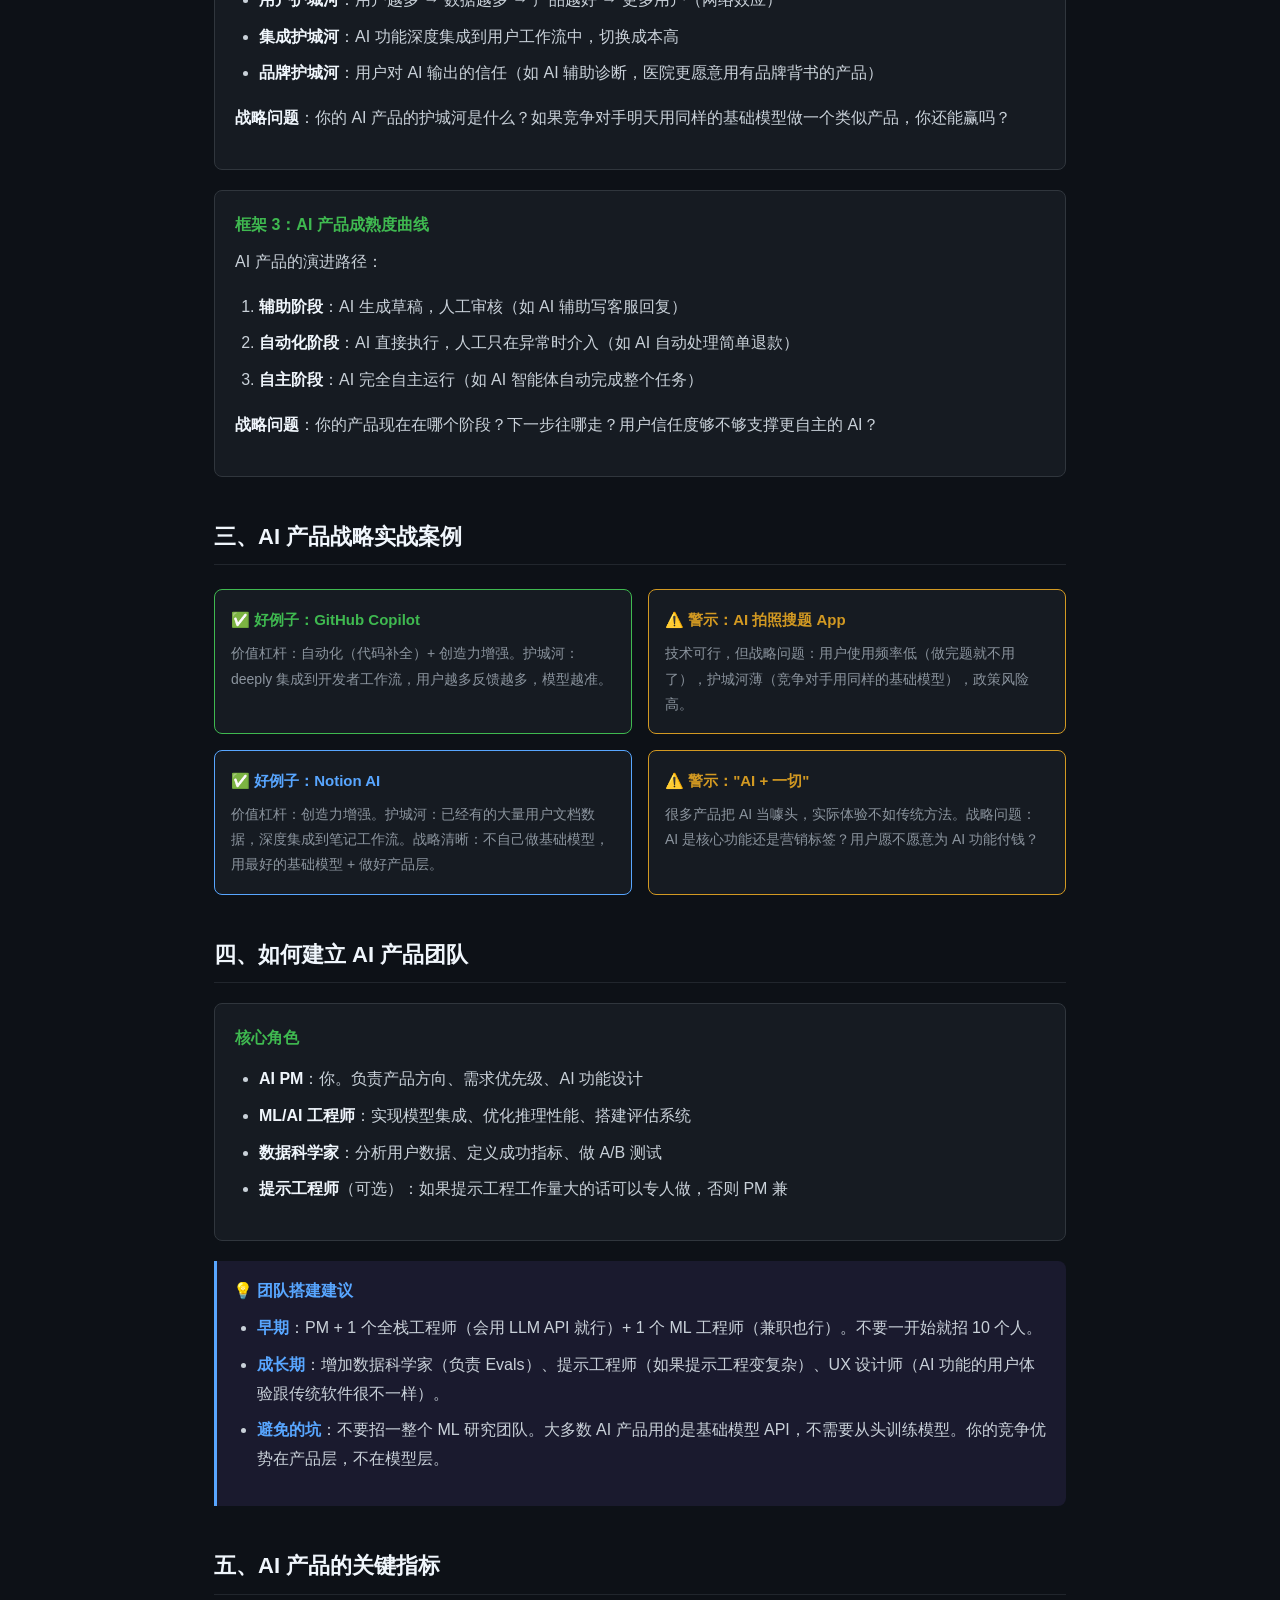
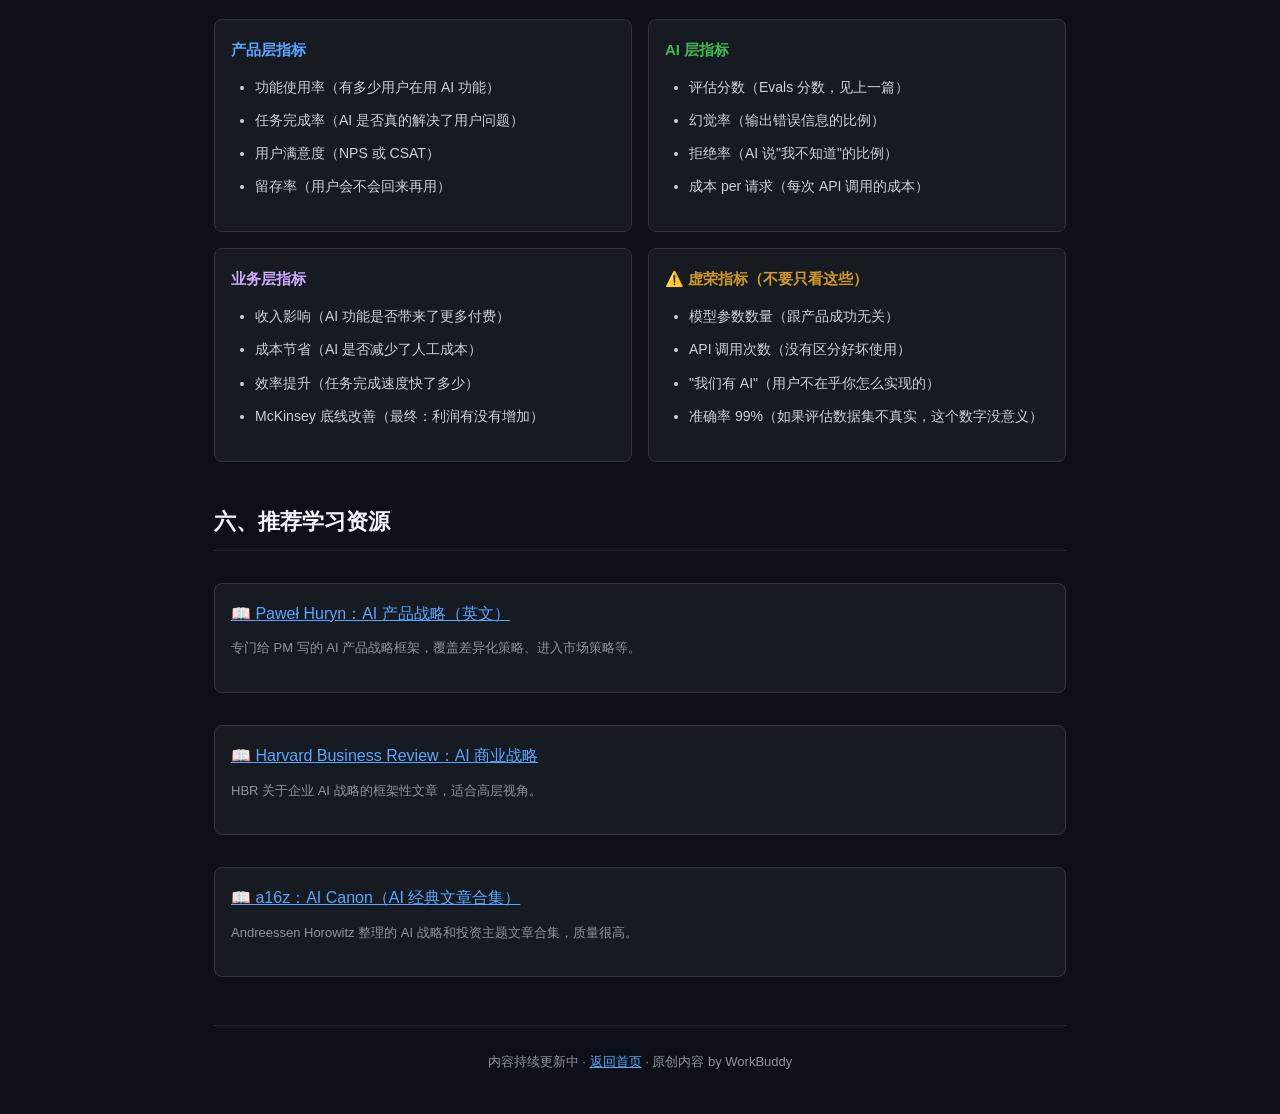
<file: resources/ai-strategy.html>
<!DOCTYPE html>
<html lang="zh-CN">
<head>
  <meta charset="UTF-8">
  <meta name="viewport" content="width=device-width, initial-scale=1.0">
  <title>AI 产品战略 — AI PM 的高阶思维框架</title>
  <link rel="stylesheet" href="../style.css">
<style>
    * { box-sizing: border-box; margin: 0; padding: 0; }
    body { background: #0d1117; color: #e6edf3; font-family: -apple-system, BlinkMacSystemFont, "Segoe UI", Helvetica, Arial, sans-serif; line-height: 1.8; max-width: 900px; margin: 0 auto; padding: 40px 24px; }
    .back { color: #58a6ff; text-decoration: none; font-size: 14px; display: inline-block; margin-bottom: 20px; }
    .back:hover { text-decoration: underline; }
    .meta { font-size: 13px; color: #8b949e; margin-bottom: 32px; padding-bottom: 20px; border-bottom: 1px solid #21262d; }
    h1 { font-size: 28px; font-weight: 700; color: #f0f6fc; margin-bottom: 8px; line-height: 1.3; }
    h2 { font-size: 22px; font-weight: 600; color: #f0f6fc; margin-top: 40px; margin-bottom: 16px; padding-bottom: 8px; border-bottom: 1px solid #21262d; }
    h3 { font-size: 18px; font-weight: 600; color: #d2a8ff; margin-top: 28px; margin-bottom: 12px; }
    p { margin-bottom: 16px; color: #c9d1d9; }
    ul, ol { margin: 12px 0 16px 24px; color: #c9d1d9; }
    li { margin-bottom: 8px; }
    strong { color: #f0f6fc; }
    .framework-box { background: #161b22; border: 1px solid #30363d; border-radius: 8px; padding: 20px; margin: 20px 0; }
    .framework-box h4 { color: #3fb950; font-size: 16px; margin-bottom: 8px; }
    .tip { background: #1a1a2e; border-left: 3px solid #58a6ff; padding: 16px; margin: 20px 0; border-radius: 0 8px 8px 0; }
    .tip strong { color: #58a6ff; }
    .strategy-grid { display: grid; grid-template-columns: 1fr 1fr; gap: 16px; margin: 24px 0; }
    .strategy-card { background: #161b22; border: 1px solid #30363d; border-radius: 8px; padding: 16px; }
    .strategy-card h4 { font-size: 15px; margin-bottom: 8px; }
    .strategy-card p { font-size: 14px; color: #8b949e; margin-bottom: 0; }
    .decision-tree { background: #0d1a2e; border: 1px solid #1f6feb; border-radius: 8px; padding: 20px; margin: 24px 0; }
    .decision-tree h4 { color: #58a6ff; margin-bottom: 12px; }
    .original-link { background: #161b22; border: 1px solid #30363d; border-radius: 8px; padding: 16px; margin: 32px 0; }
    .original-link a { color: #58a6ff; font-weight: 500; }
    @media (max-width: 600px) { .strategy-grid { grid-template-columns: 1fr; } }
  </style>
</head>
<body>
  <a href="../index.html" class="back">← 返回学习中心</a>
  <div class="meta">AI PM 高阶思维系列 · 产品战略框架 · 原创中文内容</div>
  <h1>🧭 AI 产品战略</h1>
  <p style="color:#8b949e; font-size:15px; margin-bottom:32px;">AI PM 的高阶思维框架 — 何时用 AI、如何用 AI、如何建立竞争优势</p>

  <div class="tip">
    <strong>📌 本文解决的核心问题</strong><br>
    AI 产品战略不是"我们要用 AI"，而是：<strong>AI 到底能解决什么传统方法解决不了的问题？用户愿不愿意为此付钱？竞争对手能不能轻易复制？</strong>这篇文章给你一套思维框架。
  </div>

  <!-- Section 1: When to use AI -->
  <h2>一、何时该用 AI？（决策框架）</h2>
  <p>很多产品团队"为了用 AI 而用 AI"，结果是：体验没提升、成本增加了、用户还不信任。正确的决策框架是：</p>

  <div class="decision-tree">
    <h4>🎯 AI 适用性决策树</h4>
    <ol>
      <li><strong>传统方法能解决吗？</strong><br>能 → 不要用 AI，传统方法更可预测、更便宜、更易调试<br>不能 → 继续判断</li>
      <li style="margin-top:12px;"><strong>问题是"预测/生成"类的吗？</strong><br>AI 擅长：从数据中找模式、生成内容、处理非结构化数据（文字/图片/语音）<br>不擅长：精确计算、严格的逻辑推理、需要 100% 准确的场景</li>
      <li style="margin-top:12px;"><strong>有足够的训练/参考数吗？</strong><br>没有 → AI 效果会很差，先解决数据问题</li>
      <li style="margin-top:12px;"><strong>用户能容忍错误吗？</strong><br>不能（如医疗诊断、金融交易）→ 需要人工审核环节，或者不用 AI<br>能（如推荐系统、客服草稿）→ AI 合适</li>
    </ol>
  </div>

  <!-- Section 2: AI Product Strategy Framework -->
  <h2>二、AI 产品战略框架</h2>

  <div class="framework-box">
    <h4>框架 1：AI 价值杠杆（Value Lever）</h4>
    <p>AI 能在以下 4 个维度创造价这里：</p>
    <ul>
      <li><strong>个性化</strong>：每个用户得到定制化的体验（如 TikTok 的推荐算法）</li>
      <li><strong>自动化</strong>：把人力密集型任务自动化（如客服 AI、代码补全）</li>
      <li><strong>洞察</strong>：从海量数据中发现人类看不到的模式（如金融风控、医疗影像分析）</li>
      <li><strong>创造力增强</strong>：帮助人类更快更好地创作（如 AI 辅助写作、设计）</li>
    </ul>
    <p style="margin-top:12px;"><strong>战略问题</strong>：你的产品主要靠哪个杠杆？能不能同时用多个？</p>
  </div>

  <div class="framework-box">
    <h4>框架 2：AI 护城河（Moat）</h4>
    <p>AI 产品的竞争优势来自哪里？光用 GPT-4 API 是不够的，因为竞争对手也能用。</p>
    <ul>
      <li><strong>数据护城河</strong>：你有的数据竞争对手没有（如历史用户行为数据）</li>
      <li><strong>用户护城河</strong>：用户越多 → 数据越多 → 产品越好 → 更多用户（网络效应）</li>
      <li><strong>集成护城河</strong>：AI 功能深度集成到用户工作流中，切换成本高</li>
      <li><strong>品牌护城河</strong>：用户对 AI 输出的信任（如 AI 辅助诊断，医院更愿意用有品牌背书的产品）</li>
    </ul>
    <p style="margin-top:12px;"><strong>战略问题</strong>：你的 AI 产品的护城河是什么？如果竞争对手明天用同样的基础模型做一个类似产品，你还能赢吗？</p>
  </div>

  <div class="framework-box">
    <h4>框架 3：AI 产品成熟度曲线</h4>
    <p>AI 产品的演进路径：</p>
    <ol>
      <li><strong>辅助阶段</strong>：AI 生成草稿，人工审核（如 AI 辅助写客服回复）</li>
      <li><strong>自动化阶段</strong>：AI 直接执行，人工只在异常时介入（如 AI 自动处理简单退款）</li>
      <li><strong>自主阶段</strong>：AI 完全自主运行（如 AI 智能体自动完成整个任务）</li>
    </ol>
    <p style="margin-top:12px;"><strong>战略问题</strong>：你的产品现在在哪个阶段？下一步往哪走？用户信任度够不够支撑更自主的 AI？</p>
  </div>

  <!-- Section 3: Strategy in Practice -->
  <h2>三、AI 产品战略实战案例</h2>

  <div class="strategy-grid">
    <div class="strategy-card" style="border-color:#3fb950;">
      <h4 style="color:#3fb950;">✅ 好例子：GitHub Copilot</h4>
      <p>价值杠杆：自动化（代码补全）+ 创造力增强。护城河： deeply 集成到开发者工作流，用户越多反馈越多，模型越准。</p>
    </div>
    <div class="strategy-card" style="border-color:#d29922;">
      <h4 style="color:#d29922;">⚠️ 警示：AI 拍照搜题 App</h4>
      <p>技术可行，但战略问题：用户使用频率低（做完题就不用了），护城河薄（竞争对手用同样的基础模型），政策风险高。</p>
    </div>
    <div class="strategy-card" style="border-color:#58a6ff;">
      <h4 style="color:#58a6ff;">✅ 好例子：Notion AI</h4>
      <p>价值杠杆：创造力增强。护城河：已经有的大量用户文档数据，深度集成到笔记工作流。战略清晰：不自己做基础模型，用最好的基础模型 + 做好产品层。</p>
    </div>
    <div class="strategy-card" style="border-color:#d29922;">
      <h4 style="color:#d29922;">⚠️ 警示："AI + 一切"</h4>
      <p>很多产品把 AI 当噱头，实际体验不如传统方法。战略问题：AI 是核心功能还是营销标签？用户愿不愿意为 AI 功能付钱？</p>
    </div>
  </div>

  <!-- Section 4: Building AI Product Team -->
  <h2>四、如何建立 AI 产品团队</h2>

  <div class="framework-box">
    <h4>核心角色</h4>
    <ul>
      <li><strong>AI PM</strong>：你。负责产品方向、需求优先级、AI 功能设计</li>
      <li><strong>ML/AI 工程师</strong>：实现模型集成、优化推理性能、搭建评估系统</li>
      <li><strong>数据科学家</strong>：分析用户数据、定义成功指标、做 A/B 测试</li>
      <li><strong>提示工程师</strong>（可选）：如果提示工程工作量大的话可以专人做，否则 PM 兼</li>
    </ul>
  </div>

  <div class="tip">
    <strong>💡 团队搭建建议</strong><br>
    <ul style="margin-top:8px;">
      <li><strong>早期</strong>：PM + 1 个全栈工程师（会用 LLM API 就行）+ 1 个 ML 工程师（兼职也行）。不要一开始就招 10 个人。</li>
      <li><strong>成长期</strong>：增加数据科学家（负责 Evals）、提示工程师（如果提示工程变复杂）、UX 设计师（AI 功能的用户体验跟传统软件很不一样）。</li>
      <li><strong>避免的坑</strong>：不要招一整个 ML 研究团队。大多数 AI 产品用的是基础模型 API，不需要从头训练模型。你的竞争优势在产品层，不在模型层。</li>
    </ul>
  </div>

  <!-- Section 5: Key Metrics -->
  <h2>五、AI 产品的关键指标</h2>

  <div class="strategy-grid">
    <div class="strategy-card">
      <h4 style="color:#58a6ff;">产品层指标</h4>
      <ul style="font-size:14px;">
        <li>功能使用率（有多少用户在用 AI 功能）</li>
        <li>任务完成率（AI 是否真的解决了用户问题）</li>
        <li>用户满意度（NPS 或 CSAT）</li>
        <li>留存率（用户会不会回来再用）</li>
      </ul>
    </div>
    <div class="strategy-card">
      <h4 style="color:#3fb950;">AI 层指标</h4>
      <ul style="font-size:14px;">
        <li>评估分数（Evals 分数，见上一篇）</li>
        <li>幻觉率（输出错误信息的比例）</li>
        <li>拒绝率（AI 说"我不知道"的比例）</li>
        <li>成本 per 请求（每次 API 调用的成本）</li>
      </ul>
    </div>
    <div class="strategy-card">
      <h4 style="color:#d2a8ff;">业务层指标</h4>
      <ul style="font-size:14px;">
        <li>收入影响（AI 功能是否带来了更多付费）</li>
        <li>成本节省（AI 是否减少了人工成本）</li>
        <li>效率提升（任务完成速度快了多少）</li>
        <li>McKinsey 底线改善（最终：利润有没有增加）</li>
      </ul>
    </div>
    <div class="strategy-card">
      <h4 style="color:#d29922;">⚠️ 虚荣指标（不要只看这些）</h4>
      <ul style="font-size:14px;">
        <li>模型参数数量（跟产品成功无关）</li>
        <li>API 调用次数（没有区分好坏使用）</li>
        <li>"我们有 AI"（用户不在乎你怎么实现的）</li>
        <li>准确率 99%（如果评估数据集不真实，这个数字没意义）</li>
      </ul>
    </div>
  </div>

  <!-- Section 6: Resources -->
  <h2>六、推荐学习资源</h2>

  <div class="original-link">
    <a href="https://www.productcompass.pm/p/ai-product-strategy" target="_blank">📖 Paweł Huryn：AI 产品战略（英文）</a>
    <p style="font-size:13px; color:#8b949e; margin-top:8px;">专门给 PM 写的 AI 产品战略框架，覆盖差异化策略、进入市场策略等。</p>
  </div>

  <div class="original-link">
    <a href="https://hbr.org/2023/06/an-ai-strategy-for-your-business" target="_blank">📖 Harvard Business Review：AI 商业战略</a>
    <p style="font-size:13px; color:#8b949e; margin-top:8px;">HBR 关于企业 AI 战略的框架性文章，适合高层视角。</p>
  </div>

  <div class="original-link">
    <a href="https://a16z.com/ai-canon/" target="_blank">📖 a16z：AI Canon（AI 经典文章合集）</a>
    <p style="font-size:13px; color:#8b949e; margin-top:8px;">Andreessen Horowitz 整理的 AI 战略和投资主题文章合集，质量很高。</p>
  </div>

  <div style="margin-top:48px; padding-top:24px; border-top:1px solid #21262d; color:#8b949e; font-size:13px; text-align:center;">
    内容持续更新中 · <a href="../index.html" style="color:#58a6ff;">返回首页</a> · 原创内容 by WorkBuddy
  </div>
  <script src="../annotations.js"></script>
</body>
</html>
</file>
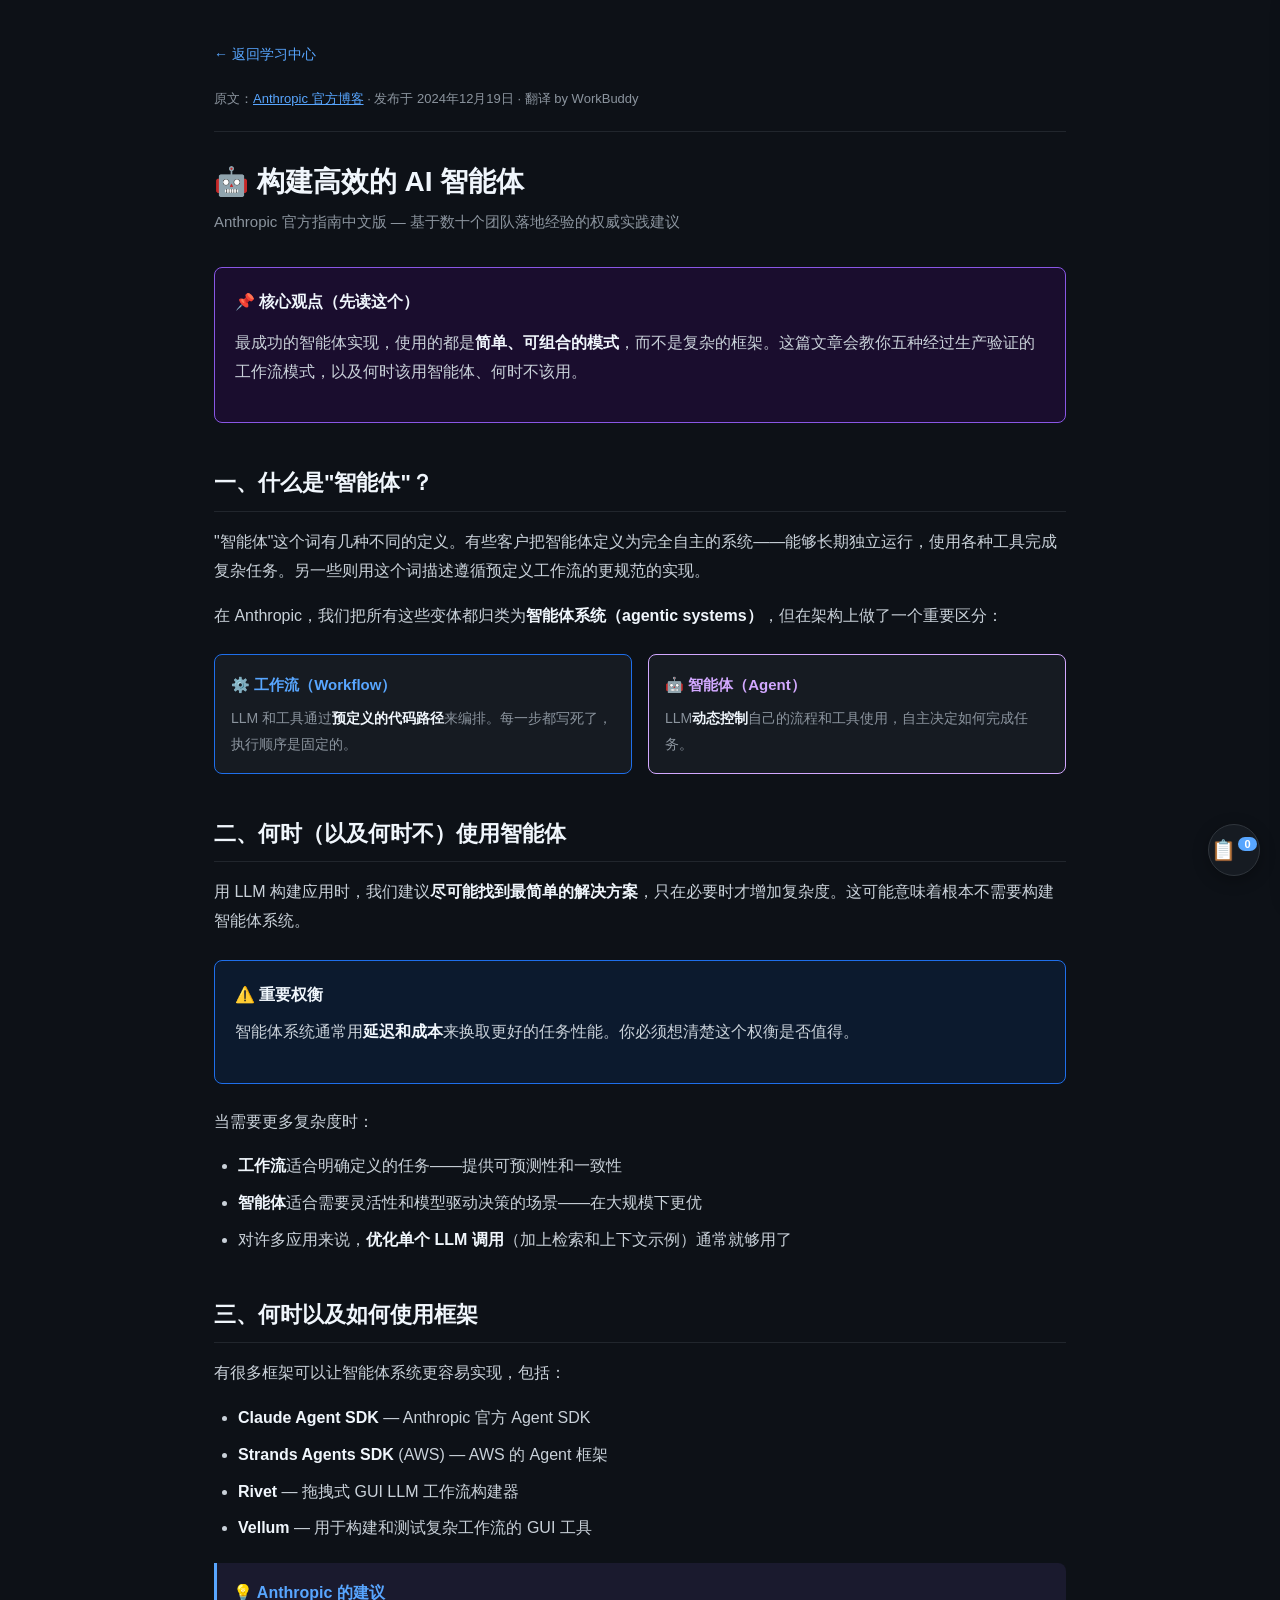
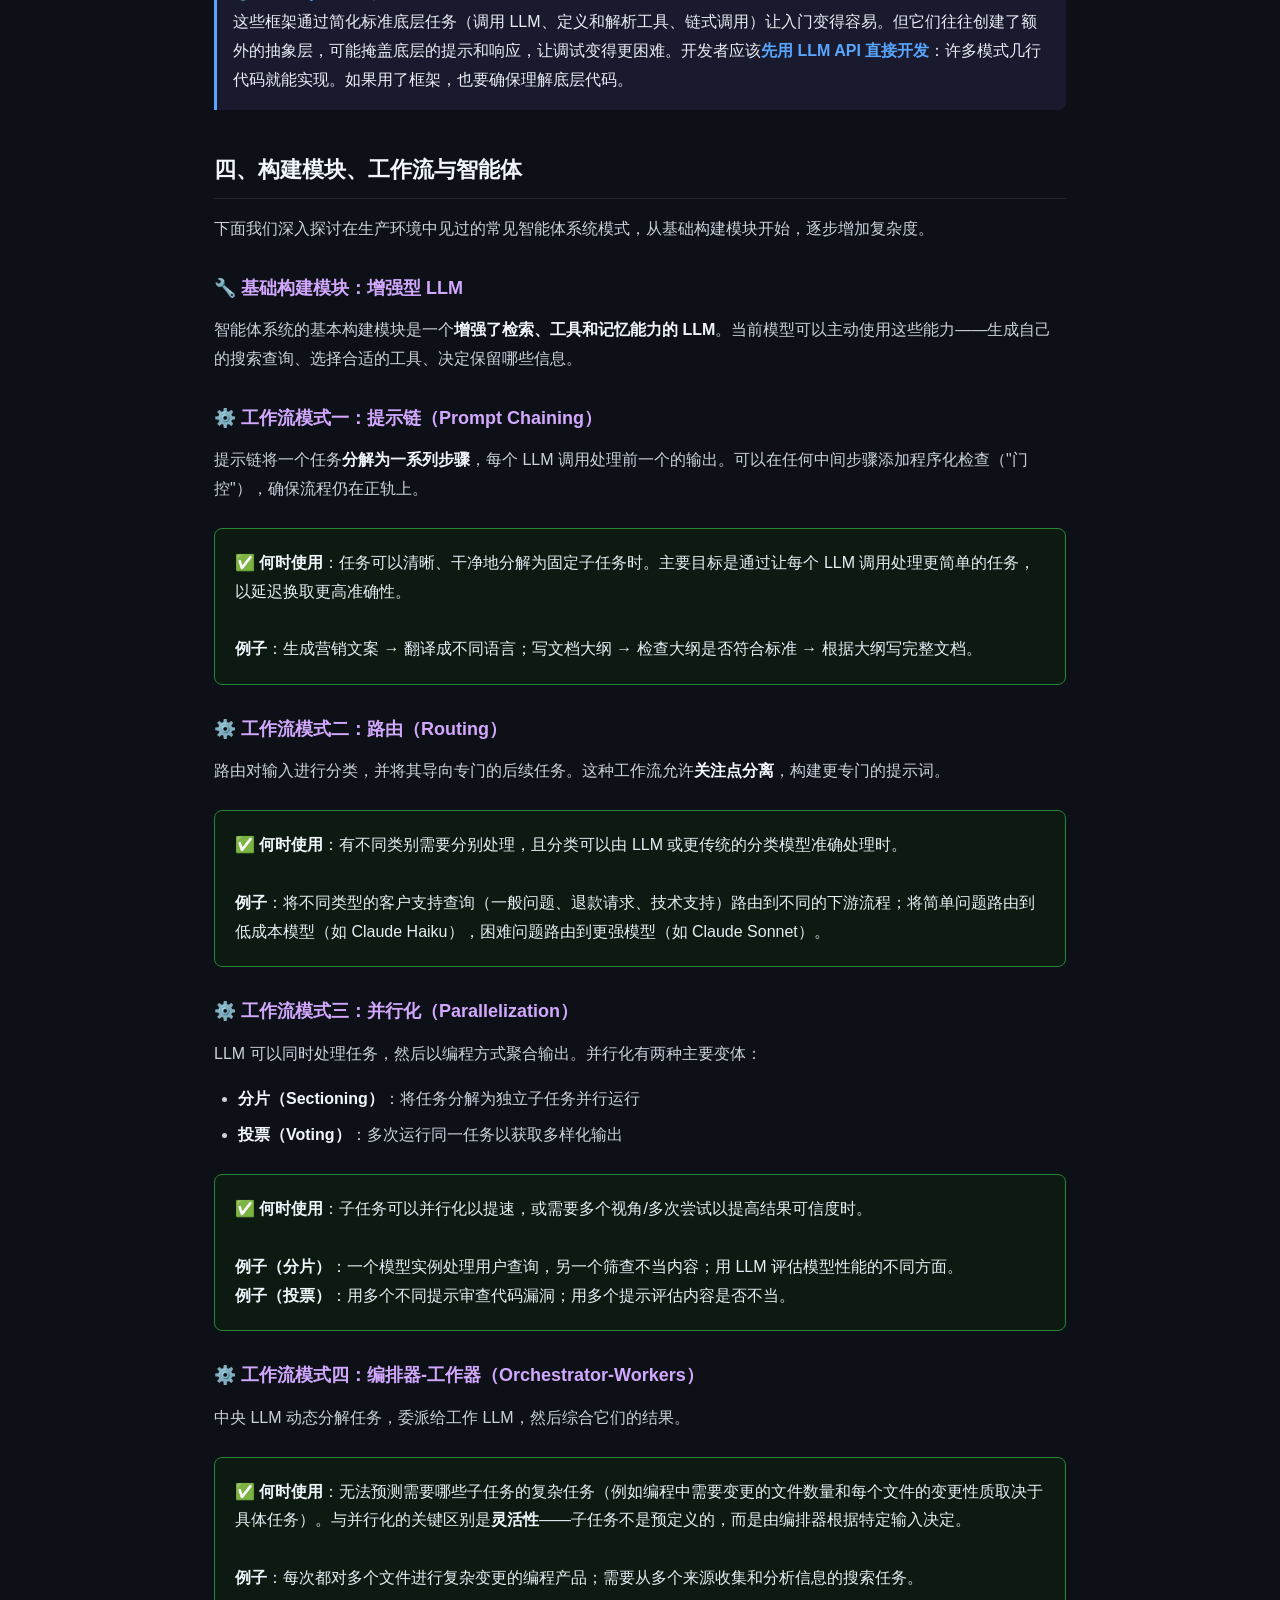
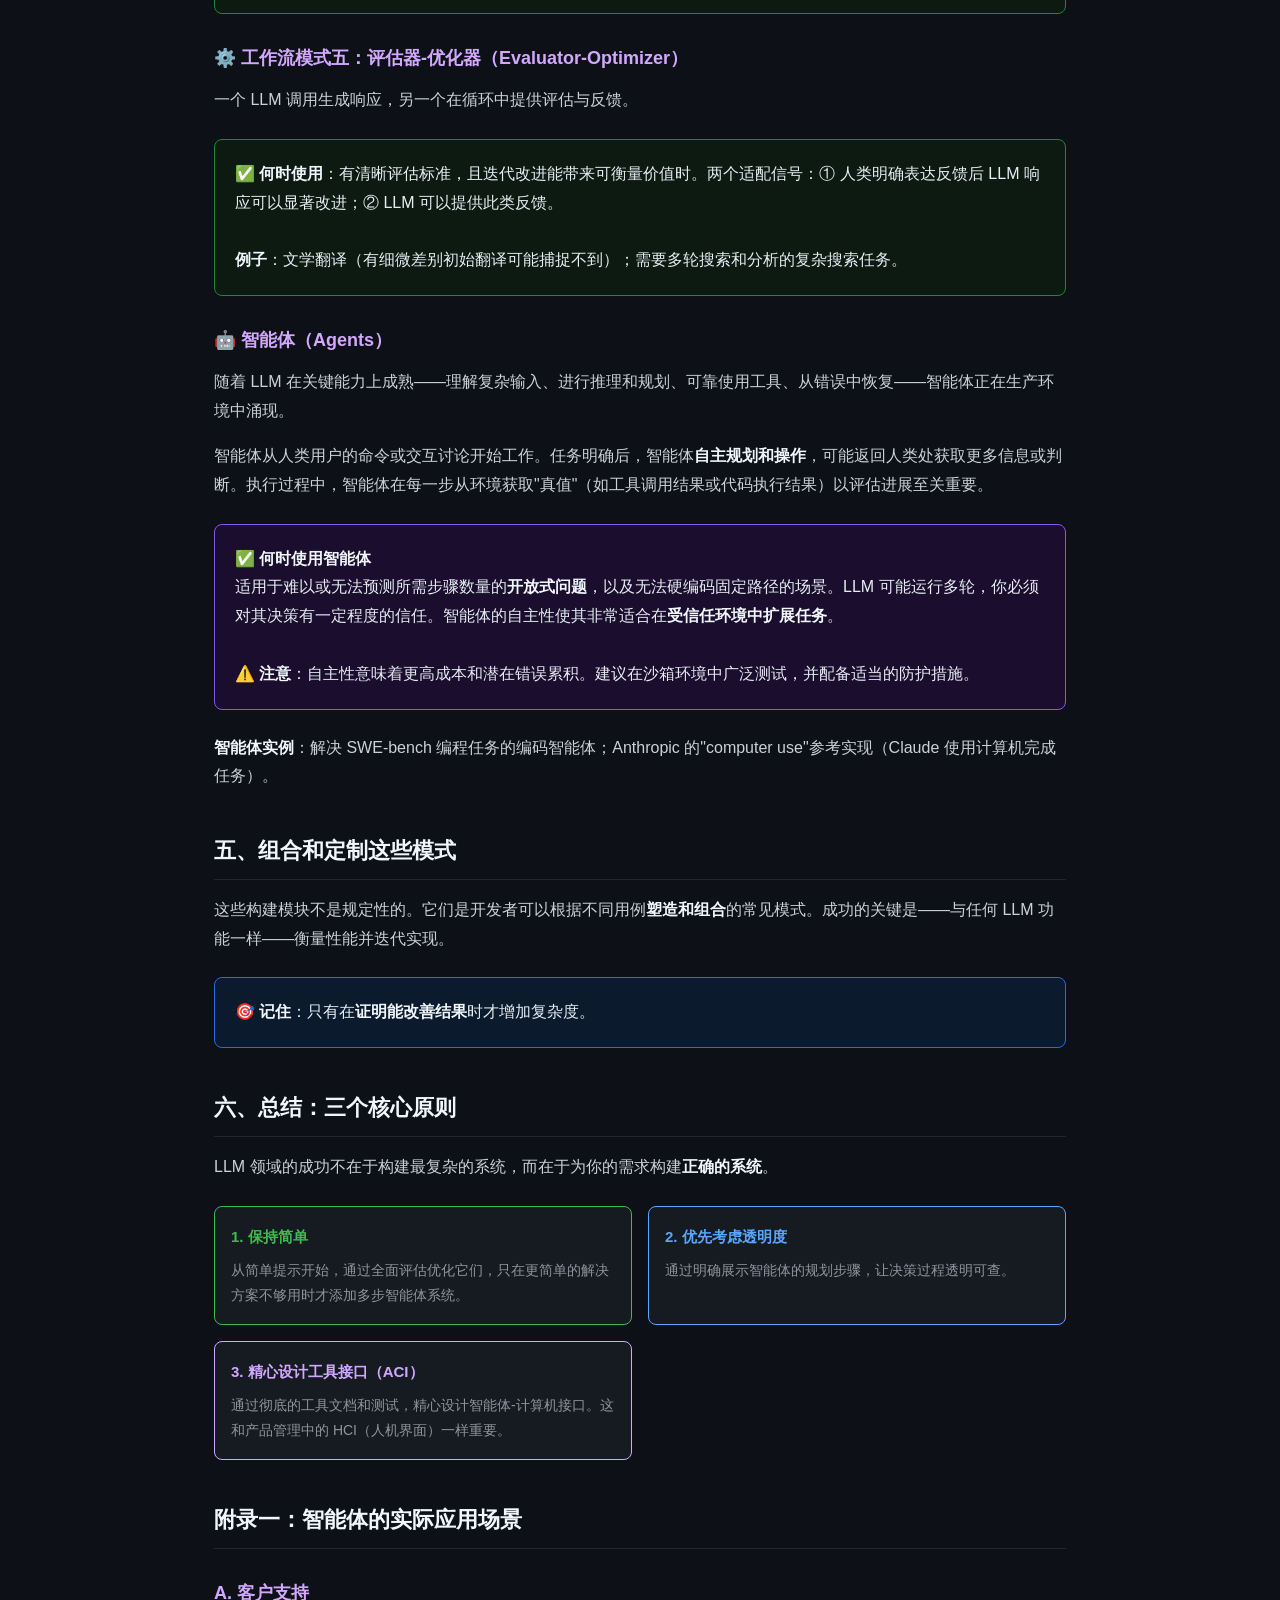
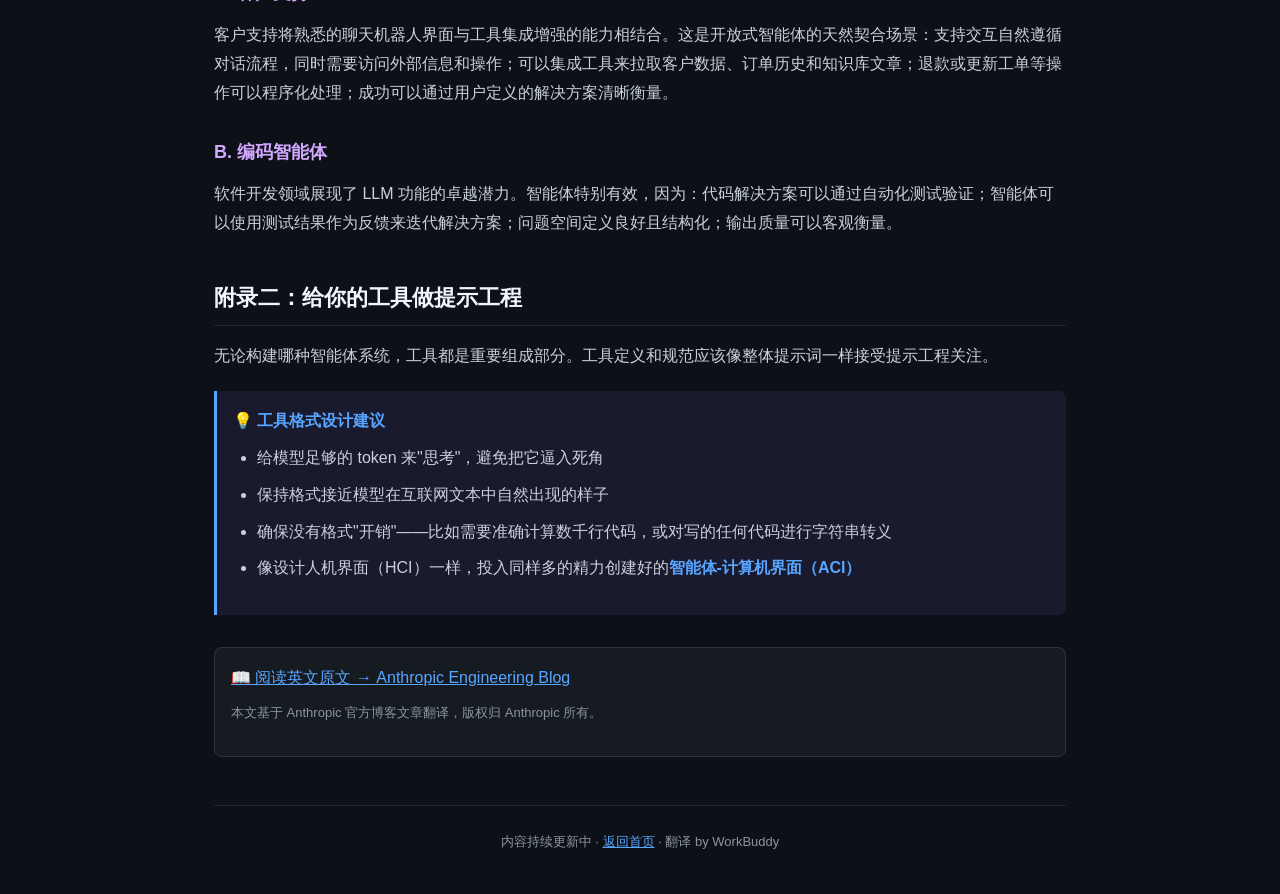
<file: resources/building-effective-agents.html>
<!DOCTYPE html>
<html lang="zh-CN">
<head>
  <meta charset="UTF-8">
  <meta name="viewport" content="width=device-width, initial-scale=1.0">
  <title>构建高效的 AI 智能体 — Anthropic 官方指南中文版</title>
  <link rel="stylesheet" href="../style.css">
<style>
    * { box-sizing: border-box; margin: 0; padding: 0; }
    body { background: #0d1117; color: #e6edf3; font-family: -apple-system, BlinkMacSystemFont, "Segoe UI", Helvetica, Arial, sans-serif; line-height: 1.8; max-width: 900px; margin: 0 auto; padding: 40px 24px; }
    .back { color: #58a6ff; text-decoration: none; font-size: 14px; display: inline-block; margin-bottom: 20px; }
    .back:hover { text-decoration: underline; }
    .meta { font-size: 13px; color: #8b949e; margin-bottom: 32px; padding-bottom: 20px; border-bottom: 1px solid #21262d; }
    .meta a { color: #58a6ff; }
    h1 { font-size: 28px; font-weight: 700; color: #f0f6fc; margin-bottom: 8px; line-height: 1.3; }
    h2 { font-size: 22px; font-weight: 600; color: #f0f6fc; margin-top: 40px; margin-bottom: 16px; padding-bottom: 8px; border-bottom: 1px solid #21262d; }
    h3 { font-size: 18px; font-weight: 600; color: #d2a8ff; margin-top: 28px; margin-bottom: 12px; }
    p { margin-bottom: 16px; color: #c9d1d9; }
    ul, ol { margin: 12px 0 16px 24px; color: #c9d1d9; }
    li { margin-bottom: 8px; }
    strong { color: #f0f6fc; }
    .highlight-box { background: #161b22; border: 1px solid #30363d; border-radius: 8px; padding: 20px; margin: 24px 0; }
    .highlight-box.green { border-color: #238636; background: #0d1a12; }
    .highlight-box.blue { border-color: #1f6feb; background: #0c1a2e; }
    .highlight-box.purple { border-color: #8957e5; background: #1a0d2e; }
    .tag { display: inline-block; font-size: 11px; padding: 2px 8px; border-radius: 12px; margin-right: 6px; vertical-align: middle; }
    .tag-green { background: #1a2e1a; color: #3fb950; border: 1px solid #238636; }
    .tag-blue { background: #1a1a2e; color: #58a6ff; border: 1px solid #1f6feb; }
    .tag-purple { background: #2e1a2e; color: #d2a8ff; border: 1px solid #8957e5; }
    code { background: #161b22; color: #ff7b72; padding: 2px 6px; border-radius: 4px; font-size: 14px; }
    .original-link { background: #161b22; border: 1px solid #30363d; border-radius: 8px; padding: 16px; margin: 32px 0; }
    .original-link a { color: #58a6ff; font-weight: 500; }
    .tip { background: #1a1a2e; border-left: 3px solid #58a6ff; padding: 16px; margin: 20px 0; border-radius: 0 8px 8px 0; }
    .tip strong { color: #58a6ff; }
    .pattern-grid { display: grid; grid-template-columns: 1fr 1fr; gap: 16px; margin: 24px 0; }
    .pattern-card { background: #161b22; border: 1px solid #30363d; border-radius: 8px; padding: 16px; }
    .pattern-card h4 { color: #f0f6fc; font-size: 15px; margin-bottom: 8px; }
    .pattern-card p { font-size: 14px; color: #8b949e; margin-bottom: 0; }
    @media (max-width: 600px) { .pattern-grid { grid-template-columns: 1fr; } }
  </style>
</head>
<body>
  <a href="../index.html" class="back">← 返回学习中心</a>
  <div class="meta">原文：<a href="https://www.anthropic.com/engineering/building-effective-agents" target="_blank">Anthropic 官方博客</a> · 发布于 2024年12月19日 · 翻译 by WorkBuddy</div>
  <h1>🤖 构建高效的 AI 智能体</h1>
  <p style="color:#8b949e; font-size:15px; margin-bottom:32px;">Anthropic 官方指南中文版 — 基于数十个团队落地经验的权威实践建议</p>

  <div class="highlight-box purple">
    <strong>📌 核心观点（先读这个）</strong>
    <p style="margin-top:12px;">最成功的智能体实现，使用的都是<strong>简单、可组合的模式</strong>，而不是复杂的框架。这篇文章会教你五种经过生产验证的工作流模式，以及何时该用智能体、何时不该用。</p>
  </div>

  <!-- Section 1 -->
  <h2>一、什么是"智能体"？</h2>
  <p>"智能体"这个词有几种不同的定义。有些客户把智能体定义为完全自主的系统——能够长期独立运行，使用各种工具完成复杂任务。另一些则用这个词描述遵循预定义工作流的更规范的实现。</p>
  <p>在 Anthropic，我们把所有这些变体都归类为<strong>智能体系统（agentic systems）</strong>，但在架构上做了一个重要区分：</p>
  <div class="pattern-grid">
    <div class="pattern-card" style="border-color:#1f6feb;">
      <h4 style="color:#58a6ff;">⚙️ 工作流（Workflow）</h4>
      <p>LLM 和工具通过<strong>预定义的代码路径</strong>来编排。每一步都写死了，执行顺序是固定的。</p>
    </div>
    <div class="pattern-card" style="border-color:#d2a8ff;">
      <h4 style="color:#d2a8ff;">🤖 智能体（Agent）</h4>
      <p>LLM<strong>动态控制</strong>自己的流程和工具使用，自主决定如何完成任务。</p>
    </div>
  </div>

  <!-- Section 2 -->
  <h2>二、何时（以及何时不）使用智能体</h2>
  <p>用 LLM 构建应用时，我们建议<strong>尽可能找到最简单的解决方案</strong>，只在必要时才增加复杂度。这可能意味着根本不需要构建智能体系统。</p>
  <div class="highlight-box blue">
    <strong>⚠️ 重要权衡</strong>
    <p style="margin-top:8px;">智能体系统通常用<strong>延迟和成本</strong>来换取更好的任务性能。你必须想清楚这个权衡是否值得。</p>
  </div>
  <p>当需要更多复杂度时：</p>
  <ul>
    <li><strong>工作流</strong>适合明确定义的任务——提供可预测性和一致性</li>
    <li><strong>智能体</strong>适合需要灵活性和模型驱动决策的场景——在大规模下更优</li>
    <li>对许多应用来说，<strong>优化单个 LLM 调用</strong>（加上检索和上下文示例）通常就够用了</li>
  </ul>

  <!-- Section 3 -->
  <h2>三、何时以及如何使用框架</h2>
  <p>有很多框架可以让智能体系统更容易实现，包括：</p>
  <ul>
    <li><strong>Claude Agent SDK</strong> — Anthropic 官方 Agent SDK</li>
    <li><strong>Strands Agents SDK</strong> (AWS) — AWS 的 Agent 框架</li>
    <li><strong>Rivet</strong> — 拖拽式 GUI LLM 工作流构建器</li>
    <li><strong>Vellum</strong> — 用于构建和测试复杂工作流的 GUI 工具</li>
  </ul>
  <div class="tip">
    <strong>💡 Anthropic 的建议</strong><br>
    这些框架通过简化标准底层任务（调用 LLM、定义和解析工具、链式调用）让入门变得容易。但它们往往创建了额外的抽象层，可能掩盖底层的提示和响应，让调试变得更困难。开发者应该<strong>先用 LLM API 直接开发</strong>：许多模式几行代码就能实现。如果用了框架，也要确保理解底层代码。
  </div>

  <!-- Section 4 -->
  <h2>四、构建模块、工作流与智能体</h2>
  <p>下面我们深入探讨在生产环境中见过的常见智能体系统模式，从基础构建模块开始，逐步增加复杂度。</p>

  <h3>🔧 基础构建模块：增强型 LLM</h3>
  <p>智能体系统的基本构建模块是一个<strong>增强了检索、工具和记忆能力的 LLM</strong>。当前模型可以主动使用这些能力——生成自己的搜索查询、选择合适的工具、决定保留哪些信息。</p>

  <h3>⚙️ 工作流模式一：提示链（Prompt Chaining）</h3>
  <p>提示链将一个任务<strong>分解为一系列步骤</strong>，每个 LLM 调用处理前一个的输出。可以在任何中间步骤添加程序化检查（"门控"），确保流程仍在正轨上。</p>
  <div class="highlight-box green">
    <strong>✅ 何时使用</strong>：任务可以清晰、干净地分解为固定子任务时。主要目标是通过让每个 LLM 调用处理更简单的任务，以延迟换取更高准确性。<br><br>
    <strong>例子</strong>：生成营销文案 → 翻译成不同语言；写文档大纲 → 检查大纲是否符合标准 → 根据大纲写完整文档。
  </div>

  <h3>⚙️ 工作流模式二：路由（Routing）</h3>
  <p>路由对输入进行分类，并将其导向专门的后续任务。这种工作流允许<strong>关注点分离</strong>，构建更专门的提示词。</p>
  <div class="highlight-box green">
    <strong>✅ 何时使用</strong>：有不同类别需要分别处理，且分类可以由 LLM 或更传统的分类模型准确处理时。<br><br>
    <strong>例子</strong>：将不同类型的客户支持查询（一般问题、退款请求、技术支持）路由到不同的下游流程；将简单问题路由到低成本模型（如 Claude Haiku），困难问题路由到更强模型（如 Claude Sonnet）。
  </div>

  <h3>⚙️ 工作流模式三：并行化（Parallelization）</h3>
  <p>LLM 可以同时处理任务，然后以编程方式聚合输出。并行化有两种主要变体：</p>
  <ul>
    <li><strong>分片（Sectioning）</strong>：将任务分解为独立子任务并行运行</li>
    <li><strong>投票（Voting）</strong>：多次运行同一任务以获取多样化输出</li>
  </ul>
  <div class="highlight-box green">
    <strong>✅ 何时使用</strong>：子任务可以并行化以提速，或需要多个视角/多次尝试以提高结果可信度时。<br><br>
    <strong>例子（分片）</strong>：一个模型实例处理用户查询，另一个筛查不当内容；用 LLM 评估模型性能的不同方面。<br>
    <strong>例子（投票）</strong>：用多个不同提示审查代码漏洞；用多个提示评估内容是否不当。
  </div>

  <h3>⚙️ 工作流模式四：编排器-工作器（Orchestrator-Workers）</h3>
  <p>中央 LLM 动态分解任务，委派给工作 LLM，然后综合它们的结果。</p>
  <div class="highlight-box green">
    <strong>✅ 何时使用</strong>：无法预测需要哪些子任务的复杂任务（例如编程中需要变更的文件数量和每个文件的变更性质取决于具体任务）。与并行化的关键区别是<strong>灵活性</strong>——子任务不是预定义的，而是由编排器根据特定输入决定。<br><br>
    <strong>例子</strong>：每次都对多个文件进行复杂变更的编程产品；需要从多个来源收集和分析信息的搜索任务。
  </div>

  <h3>⚙️ 工作流模式五：评估器-优化器（Evaluator-Optimizer）</h3>
  <p>一个 LLM 调用生成响应，另一个在循环中提供评估与反馈。</p>
  <div class="highlight-box green">
    <strong>✅ 何时使用</strong>：有清晰评估标准，且迭代改进能带来可衡量价值时。两个适配信号：① 人类明确表达反馈后 LLM 响应可以显著改进；② LLM 可以提供此类反馈。<br><br>
    <strong>例子</strong>：文学翻译（有细微差别初始翻译可能捕捉不到）；需要多轮搜索和分析的复杂搜索任务。
  </div>

  <h3>🤖 智能体（Agents）</h3>
  <p>随着 LLM 在关键能力上成熟——理解复杂输入、进行推理和规划、可靠使用工具、从错误中恢复——智能体正在生产环境中涌现。</p>
  <p>智能体从人类用户的命令或交互讨论开始工作。任务明确后，智能体<strong>自主规划和操作</strong>，可能返回人类处获取更多信息或判断。执行过程中，智能体在每一步从环境获取"真值"（如工具调用结果或代码执行结果）以评估进展至关重要。</p>
  <div class="highlight-box purple">
    <strong>✅ 何时使用智能体</strong><br>
    适用于难以或无法预测所需步骤数量的<strong>开放式问题</strong>，以及无法硬编码固定路径的场景。LLM 可能运行多轮，你必须对其决策有一定程度的信任。智能体的自主性使其非常适合在<strong>受信任环境中扩展任务</strong>。<br><br>
    <strong>⚠️ 注意</strong>：自主性意味着更高成本和潜在错误累积。建议在沙箱环境中广泛测试，并配备适当的防护措施。
  </div>
  <p><strong>智能体实例</strong>：解决 SWE-bench 编程任务的编码智能体；Anthropic 的"computer use"参考实现（Claude 使用计算机完成任务）。</p>

  <!-- Section 5 -->
  <h2>五、组合和定制这些模式</h2>
  <p>这些构建模块不是规定性的。它们是开发者可以根据不同用例<strong>塑造和组合</strong>的常见模式。成功的关键是——与任何 LLM 功能一样——衡量性能并迭代实现。</p>
  <div class="highlight-box blue">
    <strong>🎯 记住</strong>：只有在<strong>证明能改善结果</strong>时才增加复杂度。
  </div>

  <!-- Section 6 -->
  <h2>六、总结：三个核心原则</h2>
  <p>LLM 领域的成功不在于构建最复杂的系统，而在于为你的需求构建<strong>正确的系统</strong>。</p>
  <div class="pattern-grid">
    <div class="pattern-card" style="border-color:#3fb950;">
      <h4 style="color:#3fb950;">1. 保持简单</h4>
      <p>从简单提示开始，通过全面评估优化它们，只在更简单的解决方案不够用时才添加多步智能体系统。</p>
    </div>
    <div class="pattern-card" style="border-color:#58a6ff;">
      <h4 style="color:#58a6ff;">2. 优先考虑透明度</h4>
      <p>通过明确展示智能体的规划步骤，让决策过程透明可查。</p>
    </div>
    <div class="pattern-card" style="border-color:#d2a8ff;">
      <h4 style="color:#d2a8ff;">3. 精心设计工具接口（ACI）</h4>
      <p>通过彻底的工具文档和测试，精心设计智能体-计算机接口。这和产品管理中的 HCI（人机界面）一样重要。</p>
    </div>
  </div>

  <!-- Appendix -->
  <h2>附录一：智能体的实际应用场景</h2>
  <h3>A. 客户支持</h3>
  <p>客户支持将熟悉的聊天机器人界面与工具集成增强的能力相结合。这是开放式智能体的天然契合场景：支持交互自然遵循对话流程，同时需要访问外部信息和操作；可以集成工具来拉取客户数据、订单历史和知识库文章；退款或更新工单等操作可以程序化处理；成功可以通过用户定义的解决方案清晰衡量。</p>
  <h3>B. 编码智能体</h3>
  <p>软件开发领域展现了 LLM 功能的卓越潜力。智能体特别有效，因为：代码解决方案可以通过自动化测试验证；智能体可以使用测试结果作为反馈来迭代解决方案；问题空间定义良好且结构化；输出质量可以客观衡量。</p>

  <h2>附录二：给你的工具做提示工程</h2>
  <p>无论构建哪种智能体系统，工具都是重要组成部分。工具定义和规范应该像整体提示词一样接受提示工程关注。</p>
  <div class="tip">
    <strong>💡 工具格式设计建议</strong>
    <ul style="margin-top:8px;">
      <li>给模型足够的 token 来"思考"，避免把它逼入死角</li>
      <li>保持格式接近模型在互联网文本中自然出现的样子</li>
      <li>确保没有格式"开销"——比如需要准确计算数千行代码，或对写的任何代码进行字符串转义</li>
      <li>像设计人机界面（HCI）一样，投入同样多的精力创建好的<strong>智能体-计算机界面（ACI）</strong></li>
    </ul>
  </div>

  <div class="original-link">
    <a href="https://www.anthropic.com/engineering/building-effective-agents" target="_blank">📖 阅读英文原文 → Anthropic Engineering Blog</a>
    <p style="font-size:13px; color:#8b949e; margin-top:8px;">本文基于 Anthropic 官方博客文章翻译，版权归 Anthropic 所有。</p>
  </div>

  <div style="margin-top:48px; padding-top:24px; border-top:1px solid #21262d; color:#8b949e; font-size:13px; text-align:center;">
    内容持续更新中 · <a href="../index.html" style="color:#58a6ff;">返回首页</a> · 翻译 by WorkBuddy
  </div>
  <script src="../annotations.js"></script>
</body>
</html>
</file>
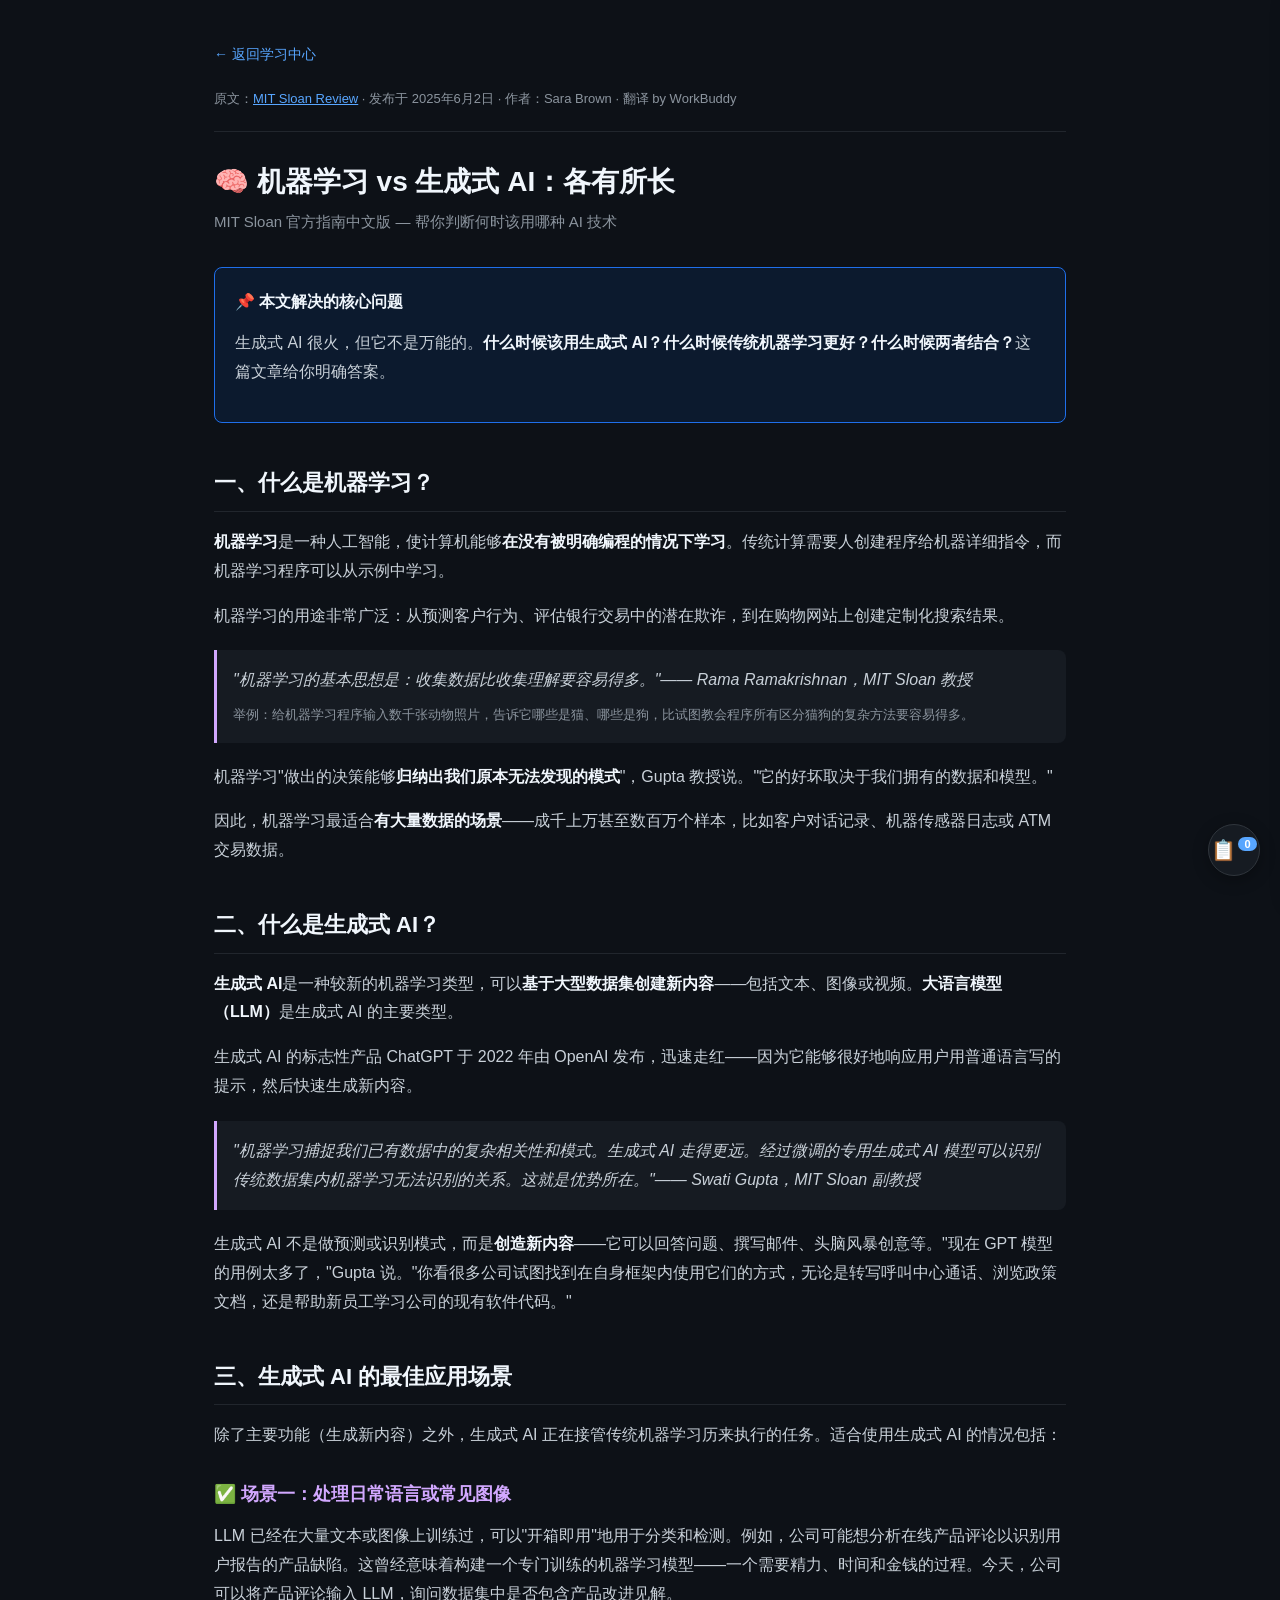
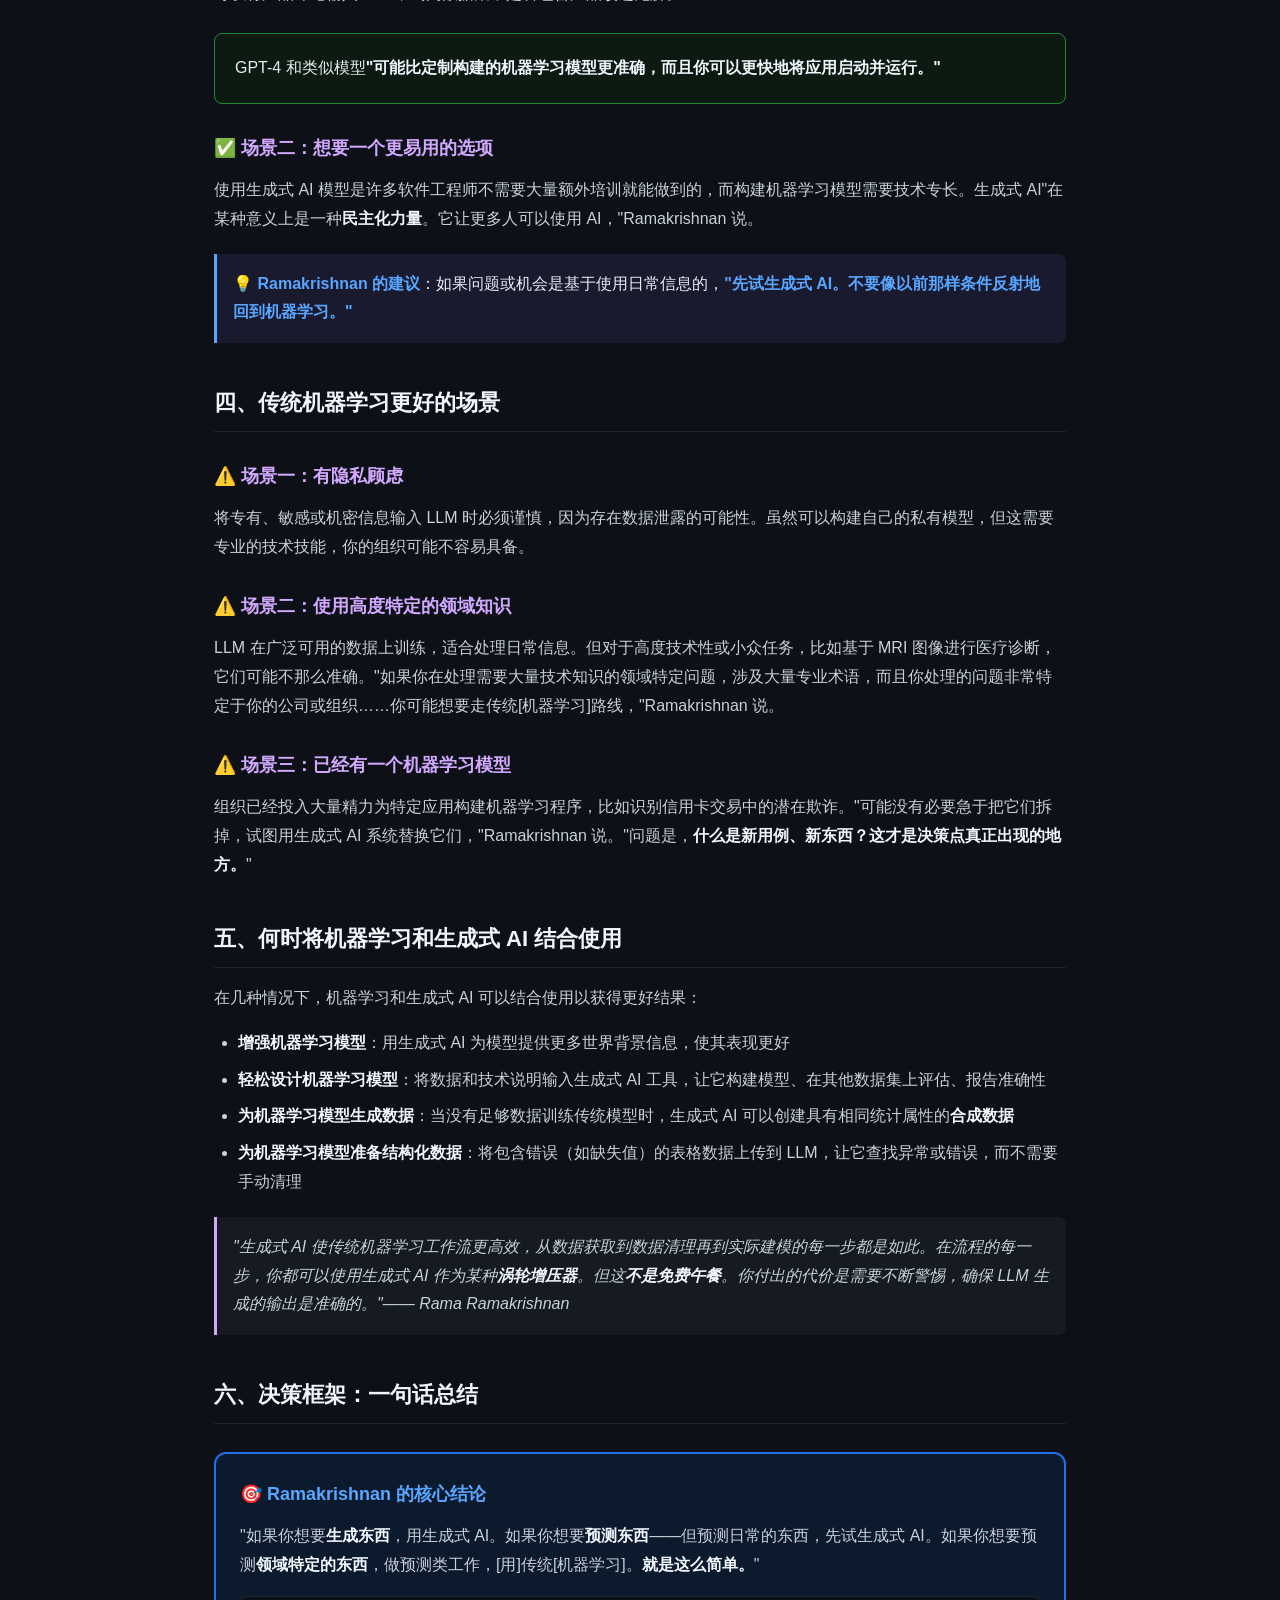
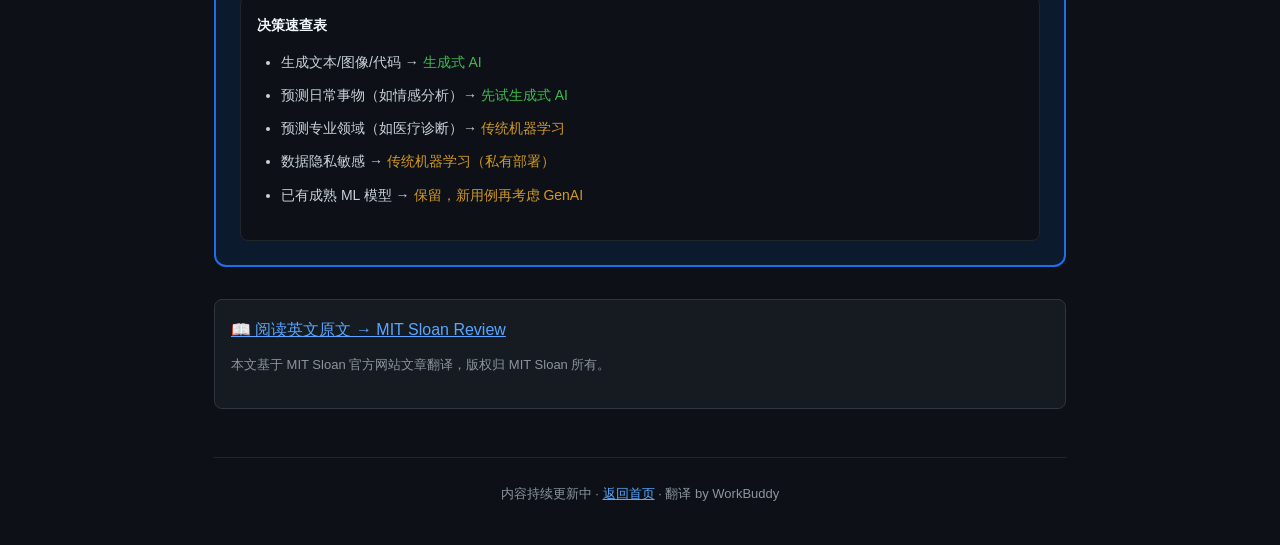
<file: resources/ml-vs-genai.html>
<!DOCTYPE html>
<html lang="zh-CN">
<head>
  <meta charset="UTF-8">
  <meta name="viewport" content="width=device-width, initial-scale=1.0">
  <title>机器学习 vs 生成式 AI：各有所长 — MIT Sloan 中文版</title>
  <link rel="stylesheet" href="../style.css">
<style>
    * { box-sizing: border-box; margin: 0; padding: 0; }
    body { background: #0d1117; color: #e6edf3; font-family: -apple-system, BlinkMacSystemFont, "Segoe UI", Helvetica, Arial, sans-serif; line-height: 1.8; max-width: 900px; margin: 0 auto; padding: 40px 24px; }
    .back { color: #58a6ff; text-decoration: none; font-size: 14px; display: inline-block; margin-bottom: 20px; }
    .back:hover { text-decoration: underline; }
    .meta { font-size: 13px; color: #8b949e; margin-bottom: 32px; padding-bottom: 20px; border-bottom: 1px solid #21262d; }
    .meta a { color: #58a6ff; }
    h1 { font-size: 28px; font-weight: 700; color: #f0f6fc; margin-bottom: 8px; line-height: 1.3; }
    h2 { font-size: 22px; font-weight: 600; color: #f0f6fc; margin-top: 40px; margin-bottom: 16px; padding-bottom: 8px; border-bottom: 1px solid #21262d; }
    h3 { font-size: 18px; font-weight: 600; color: #d2a8ff; margin-top: 28px; margin-bottom: 12px; }
    p { margin-bottom: 16px; color: #c9d1d9; }
    ul, ol { margin: 12px 0 16px 24px; color: #c9d1d9; }
    li { margin-bottom: 8px; }
    strong { color: #f0f6fc; }
    .highlight-box { background: #161b22; border: 1px solid #30363d; border-radius: 8px; padding: 20px; margin: 24px 0; }
    .highlight-box.green { border-color: #238636; background: #0d1a12; }
    .highlight-box.blue { border-color: #1f6feb; background: #0c1a2e; }
    .highlight-box.yellow { border-color: #d29922; background: #1a1500; }
    .tip { background: #1a1a2e; border-left: 3px solid #58a6ff; padding: 16px; margin: 20px 0; border-radius: 0 8px 8px 0; }
    .tip strong { color: #58a6ff; }
    .decision-frame { background: #0c1a2e; border: 2px solid #1f6feb; border-radius: 12px; padding: 24px; margin: 28px 0; }
    .decision-frame h3 { color: #58a6ff; margin-top: 0; }
    .original-link { background: #161b22; border: 1px solid #30363d; border-radius: 8px; padding: 16px; margin: 32px 0; }
    .original-link a { color: #58a6ff; font-weight: 500; }
    .quote { background: #161b22; border-left: 3px solid #d2a8ff; padding: 16px; margin: 20px 0; font-style: italic; color: #c9d1d9; border-radius: 0 8px 8px 0; }
    .expert { font-size: 13px; color: #8b949e; margin-top: 8px; font-style: normal; }
  </style>
</head>
<body>
  <a href="../index.html" class="back">← 返回学习中心</a>
  <div class="meta">原文：<a href="https://mitsloan.mit.edu/ideas-made-to-matter/machine-learning-and-generative-ai-what-are-they-good-for" target="_blank">MIT Sloan Review</a> · 发布于 2025年6月2日 · 作者：Sara Brown · 翻译 by WorkBuddy</div>
  <h1>🧠 机器学习 vs 生成式 AI：各有所长</h1>
  <p style="color:#8b949e; font-size:15px; margin-bottom:32px;">MIT Sloan 官方指南中文版 — 帮你判断何时该用哪种 AI 技术</p>

  <div class="highlight-box blue">
    <strong>📌 本文解决的核心问题</strong>
    <p style="margin-top:12px;">生成式 AI 很火，但它不是万能的。<strong>什么时候该用生成式 AI？什么时候传统机器学习更好？什么时候两者结合？</strong>这篇文章给你明确答案。</p>
  </div>

  <!-- Section 1: What is ML -->
  <h2>一、什么是机器学习？</h2>
  <p><strong>机器学习</strong>是一种人工智能，使计算机能够<strong>在没有被明确编程的情况下学习</strong>。传统计算需要人创建程序给机器详细指令，而机器学习程序可以从示例中学习。</p>
  <p>机器学习的用途非常广泛：从预测客户行为、评估银行交易中的潜在欺诈，到在购物网站上创建定制化搜索结果。</p>
  <div class="quote">
    "机器学习的基本思想是：收集数据比收集理解要容易得多。"—— Rama Ramakrishnan，MIT Sloan 教授
    <div class="expert">举例：给机器学习程序输入数千张动物照片，告诉它哪些是猫、哪些是狗，比试图教会程序所有区分猫狗的复杂方法要容易得多。</div>
  </div>
  <p>机器学习"做出的决策能够<strong>归纳出我们原本无法发现的模式</strong>"，Gupta 教授说。"它的好坏取决于我们拥有的数据和模型。"</p>
  <p>因此，机器学习最适合<strong>有大量数据的场景</strong>——成千上万甚至数百万个样本，比如客户对话记录、机器传感器日志或 ATM 交易数据。</p>

  <!-- Section 2: What is GenAI -->
  <h2>二、什么是生成式 AI？</h2>
  <p><strong>生成式 AI</strong>是一种较新的机器学习类型，可以<strong>基于大型数据集创建新内容</strong>——包括文本、图像或视频。<strong>大语言模型（LLM）</strong>是生成式 AI 的主要类型。</p>
  <p>生成式 AI 的标志性产品 ChatGPT 于 2022 年由 OpenAI 发布，迅速走红——因为它能够很好地响应用户用普通语言写的提示，然后快速生成新内容。</p>
  <div class="quote">
    "机器学习捕捉我们已有数据中的复杂相关性和模式。生成式 AI 走得更远。经过微调的专用生成式 AI 模型可以识别传统数据集内机器学习无法识别的关系。这就是优势所在。"—— Swati Gupta，MIT Sloan 副教授
  </div>
  <p>生成式 AI 不是做预测或识别模式，而是<strong>创造新内容</strong>——它可以回答问题、撰写邮件、头脑风暴创意等。"现在 GPT 模型的用例太多了，"Gupta 说。"你看很多公司试图找到在自身框架内使用它们的方式，无论是转写呼叫中心通话、浏览政策文档，还是帮助新员工学习公司的现有软件代码。"</p>

  <!-- Section 3: Best use cases for GenAI -->
  <h2>三、生成式 AI 的最佳应用场景</h2>
  <p>除了主要功能（生成新内容）之外，生成式 AI 正在接管传统机器学习历来执行的任务。适合使用生成式 AI 的情况包括：</p>

  <h3>✅ 场景一：处理日常语言或常见图像</h3>
  <p>LLM 已经在大量文本或图像上训练过，可以"开箱即用"地用于分类和检测。例如，公司可能想分析在线产品评论以识别用户报告的产品缺陷。这曾经意味着构建一个专门训练的机器学习模型——一个需要精力、时间和金钱的过程。今天，公司可以将产品评论输入 LLM，询问数据集中是否包含产品改进见解。</p>
  <div class="highlight-box green">
    GPT-4 和类似模型<strong>"可能比定制构建的机器学习模型更准确，而且你可以更快地将应用启动并运行。"</strong>
  </div>

  <h3>✅ 场景二：想要一个更易用的选项</h3>
  <p>使用生成式 AI 模型是许多软件工程师不需要大量额外培训就能做到的，而构建机器学习模型需要技术专长。生成式 AI"在某种意义上是一种<strong>民主化力量</strong>。它让更多人可以使用 AI，"Ramakrishnan 说。</p>
  <div class="tip">
    <strong>💡 Ramakrishnan 的建议</strong>：如果问题或机会是基于使用日常信息的，<strong>"先试生成式 AI。不要像以前那样条件反射地回到机器学习。"</strong>
  </div>

  <!-- Section 4: When ML is better -->
  <h2>四、传统机器学习更好的场景</h2>

  <h3>⚠️ 场景一：有隐私顾虑</h3>
  <p>将专有、敏感或机密信息输入 LLM 时必须谨慎，因为存在数据泄露的可能性。虽然可以构建自己的私有模型，但这需要专业的技术技能，你的组织可能不容易具备。</p>

  <h3>⚠️ 场景二：使用高度特定的领域知识</h3>
  <p>LLM 在广泛可用的数据上训练，适合处理日常信息。但对于高度技术性或小众任务，比如基于 MRI 图像进行医疗诊断，它们可能不那么准确。"如果你在处理需要大量技术知识的领域特定问题，涉及大量专业术语，而且你处理的问题非常特定于你的公司或组织……你可能想要走传统[机器学习]路线，"Ramakrishnan 说。</p>

  <h3>⚠️ 场景三：已经有一个机器学习模型</h3>
  <p>组织已经投入大量精力为特定应用构建机器学习程序，比如识别信用卡交易中的潜在欺诈。"可能没有必要急于把它们拆掉，试图用生成式 AI 系统替换它们，"Ramakrishnan 说。"问题是，<strong>什么是新用例、新东西？这才是决策点真正出现的地方。</strong>"</p>

  <!-- Section 5: Use together -->
  <h2>五、何时将机器学习和生成式 AI 结合使用</h2>
  <p>在几种情况下，机器学习和生成式 AI 可以结合使用以获得更好结果：</p>
  <ul>
    <li><strong>增强机器学习模型</strong>：用生成式 AI 为模型提供更多世界背景信息，使其表现更好</li>
    <li><strong>轻松设计机器学习模型</strong>：将数据和技术说明输入生成式 AI 工具，让它构建模型、在其他数据集上评估、报告准确性</li>
    <li><strong>为机器学习模型生成数据</strong>：当没有足够数据训练传统模型时，生成式 AI 可以创建具有相同统计属性的<strong>合成数据</strong></li>
    <li><strong>为机器学习模型准备结构化数据</strong>：将包含错误（如缺失值）的表格数据上传到 LLM，让它查找异常或错误，而不需要手动清理</li>
  </ul>
  <div class="quote">
    "生成式 AI 使传统机器学习工作流更高效，从数据获取到数据清理再到实际建模的每一步都是如此。在流程的每一步，你都可以使用生成式 AI 作为某种<strong>涡轮增压器</strong>。但这<strong>不是免费午餐</strong>。你付出的代价是需要不断警惕，确保 LLM 生成的输出是准确的。"—— Rama Ramakrishnan
  </div>

  <!-- Section 6: Decision framework -->
  <h2>六、决策框架：一句话总结</h2>
  <div class="decision-frame">
    <h3>🎯 Ramakrishnan 的核心结论</h3>
    <p style="color:#c9d1d9; margin-bottom:16px;">"如果你想要<strong>生成东西</strong>，用生成式 AI。如果你想要<strong>预测东西</strong>——但预测日常的东西，先试生成式 AI。如果你想要预测<strong>领域特定的东西</strong>，做预测类工作，[用]传统[机器学习]。<strong>就是这么简单。</strong>"</p>
    <div style="background:#0d1117; border:1px solid #21262d; border-radius:8px; padding:16px; margin-top:16px;">
      <p style="color:#8b949e; font-size:14px; margin-bottom:4px;"><strong>决策速查表</strong></p>
      <ul style="font-size:14px; color:#c9d1d9;">
        <li>生成文本/图像/代码 → <span style="color:#3fb950;">生成式 AI</span></li>
        <li>预测日常事物（如情感分析）→ <span style="color:#3fb950;">先试生成式 AI</span></li>
        <li>预测专业领域（如医疗诊断）→ <span style="color:#d29922;">传统机器学习</span></li>
        <li>数据隐私敏感 → <span style="color:#d29922;">传统机器学习（私有部署）</span></li>
        <li>已有成熟 ML 模型 → <span style="color:#d29922;">保留，新用例再考虑 GenAI</span></li>
      </ul>
    </div>
  </div>

  <div class="original-link">
    <a href="https://mitsloan.mit.edu/ideas-made-to-matter/machine-learning-and-generative-ai-what-are-they-good-for" target="_blank">📖 阅读英文原文 → MIT Sloan Review</a>
    <p style="font-size:13px; color:#8b949e; margin-top:8px;">本文基于 MIT Sloan 官方网站文章翻译，版权归 MIT Sloan 所有。</p>
  </div>

  <div style="margin-top:48px; padding-top:24px; border-top:1px solid #21262d; color:#8b949e; font-size:13px; text-align:center;">
    内容持续更新中 · <a href="../index.html" style="color:#58a6ff;">返回首页</a> · 翻译 by WorkBuddy
  </div>
  <script src="../annotations.js"></script>
</body>
</html>
</file>
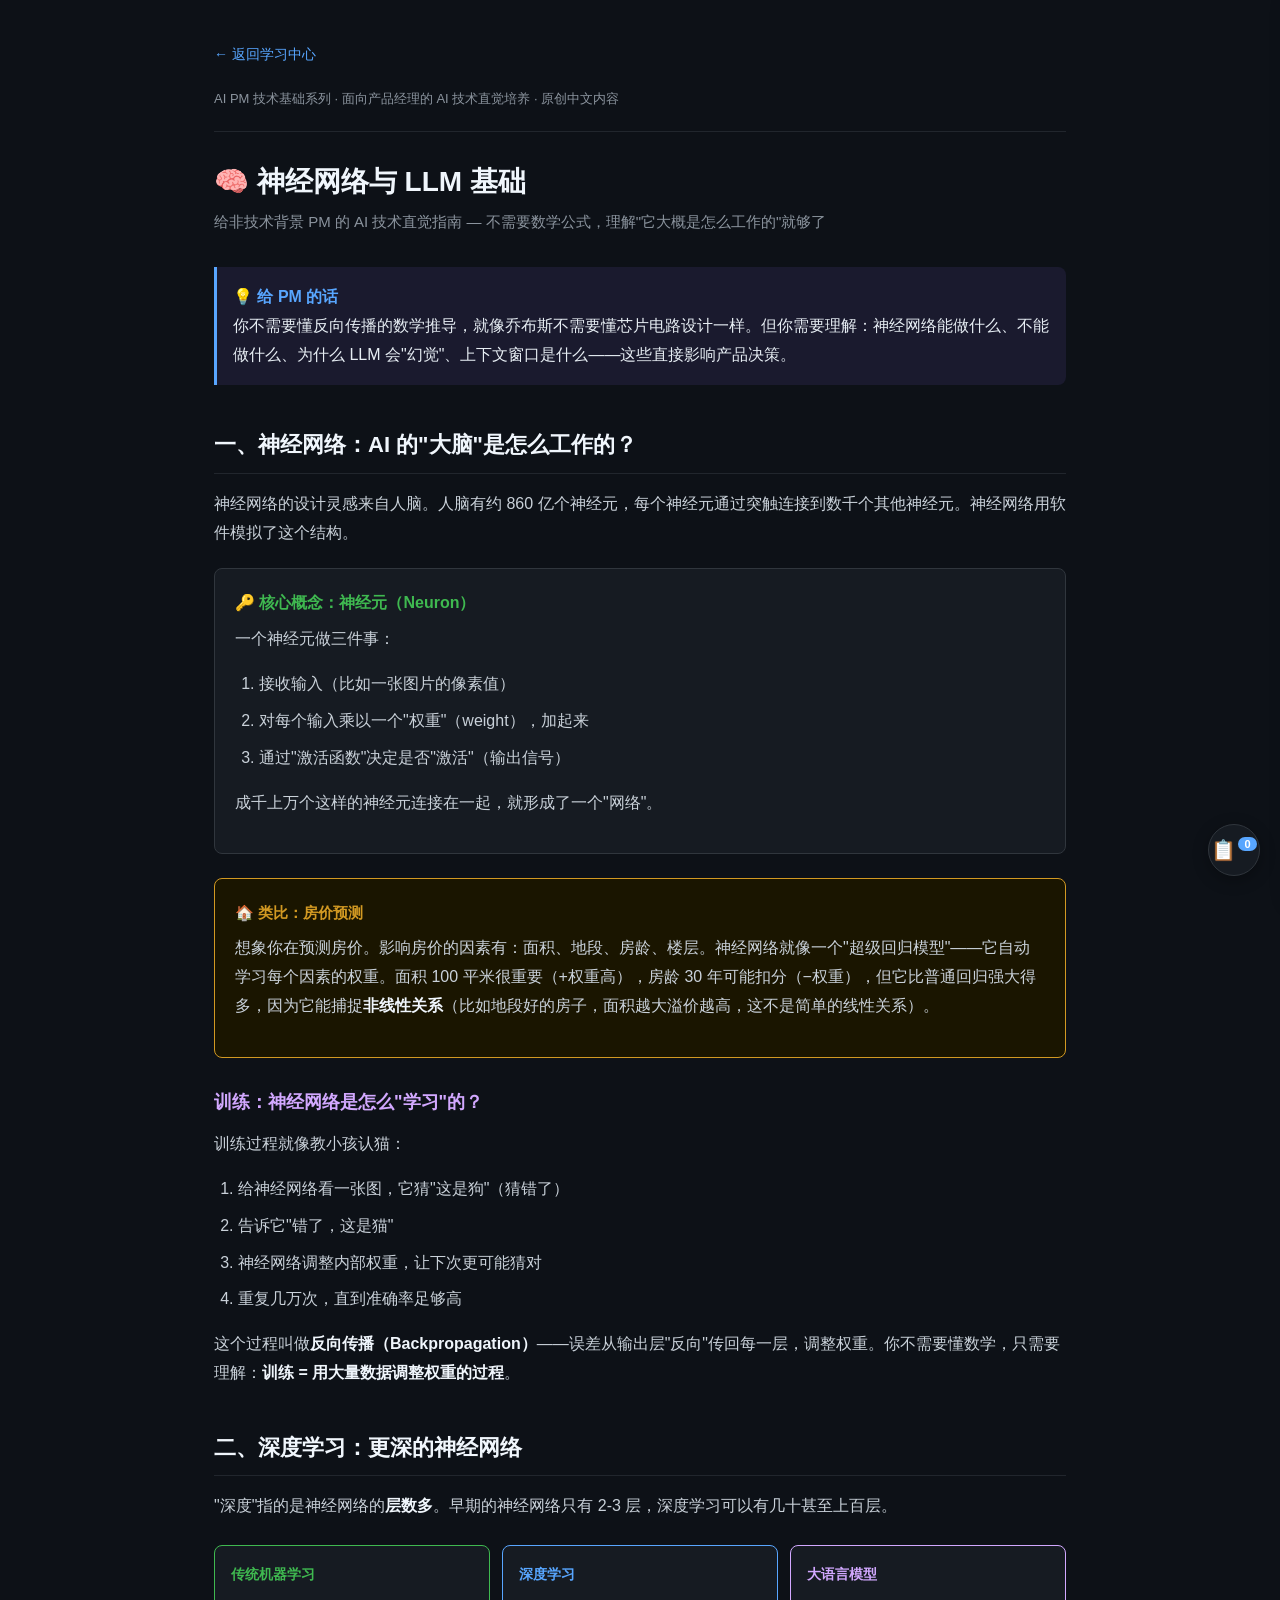
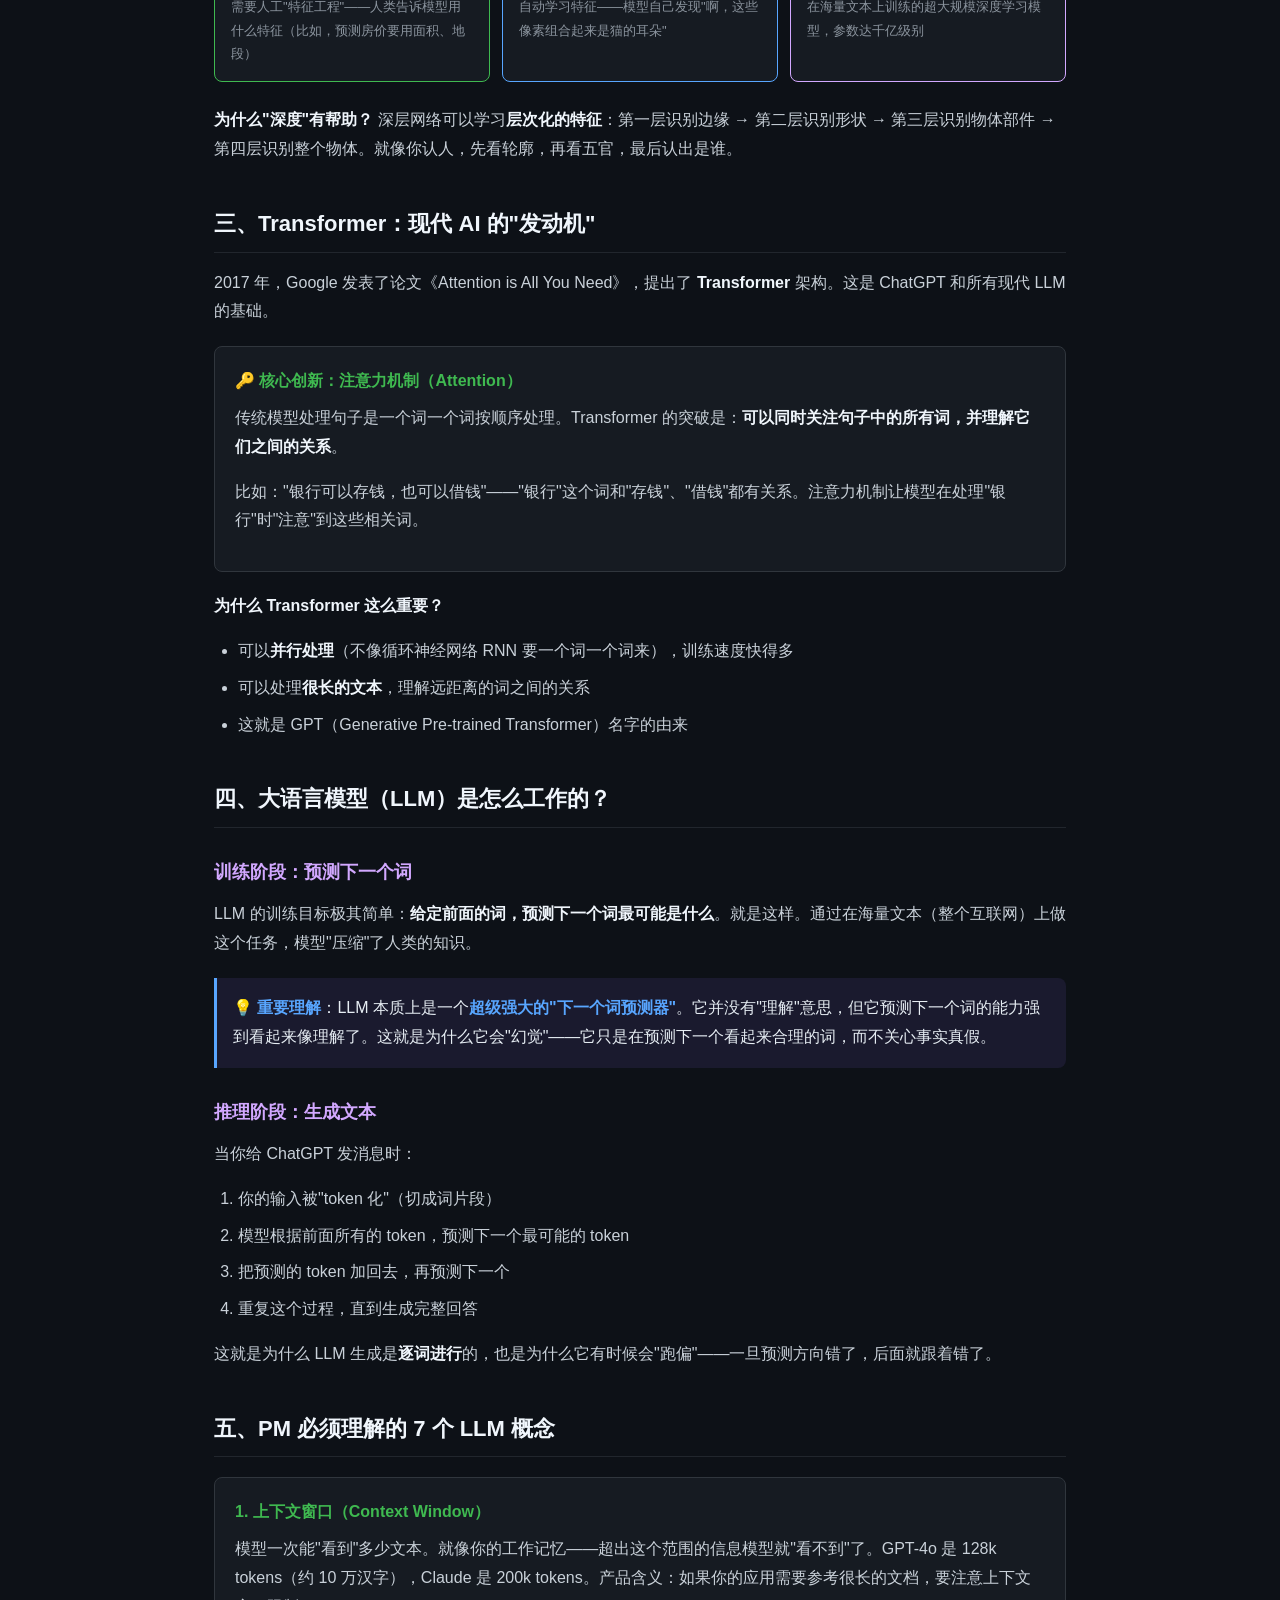
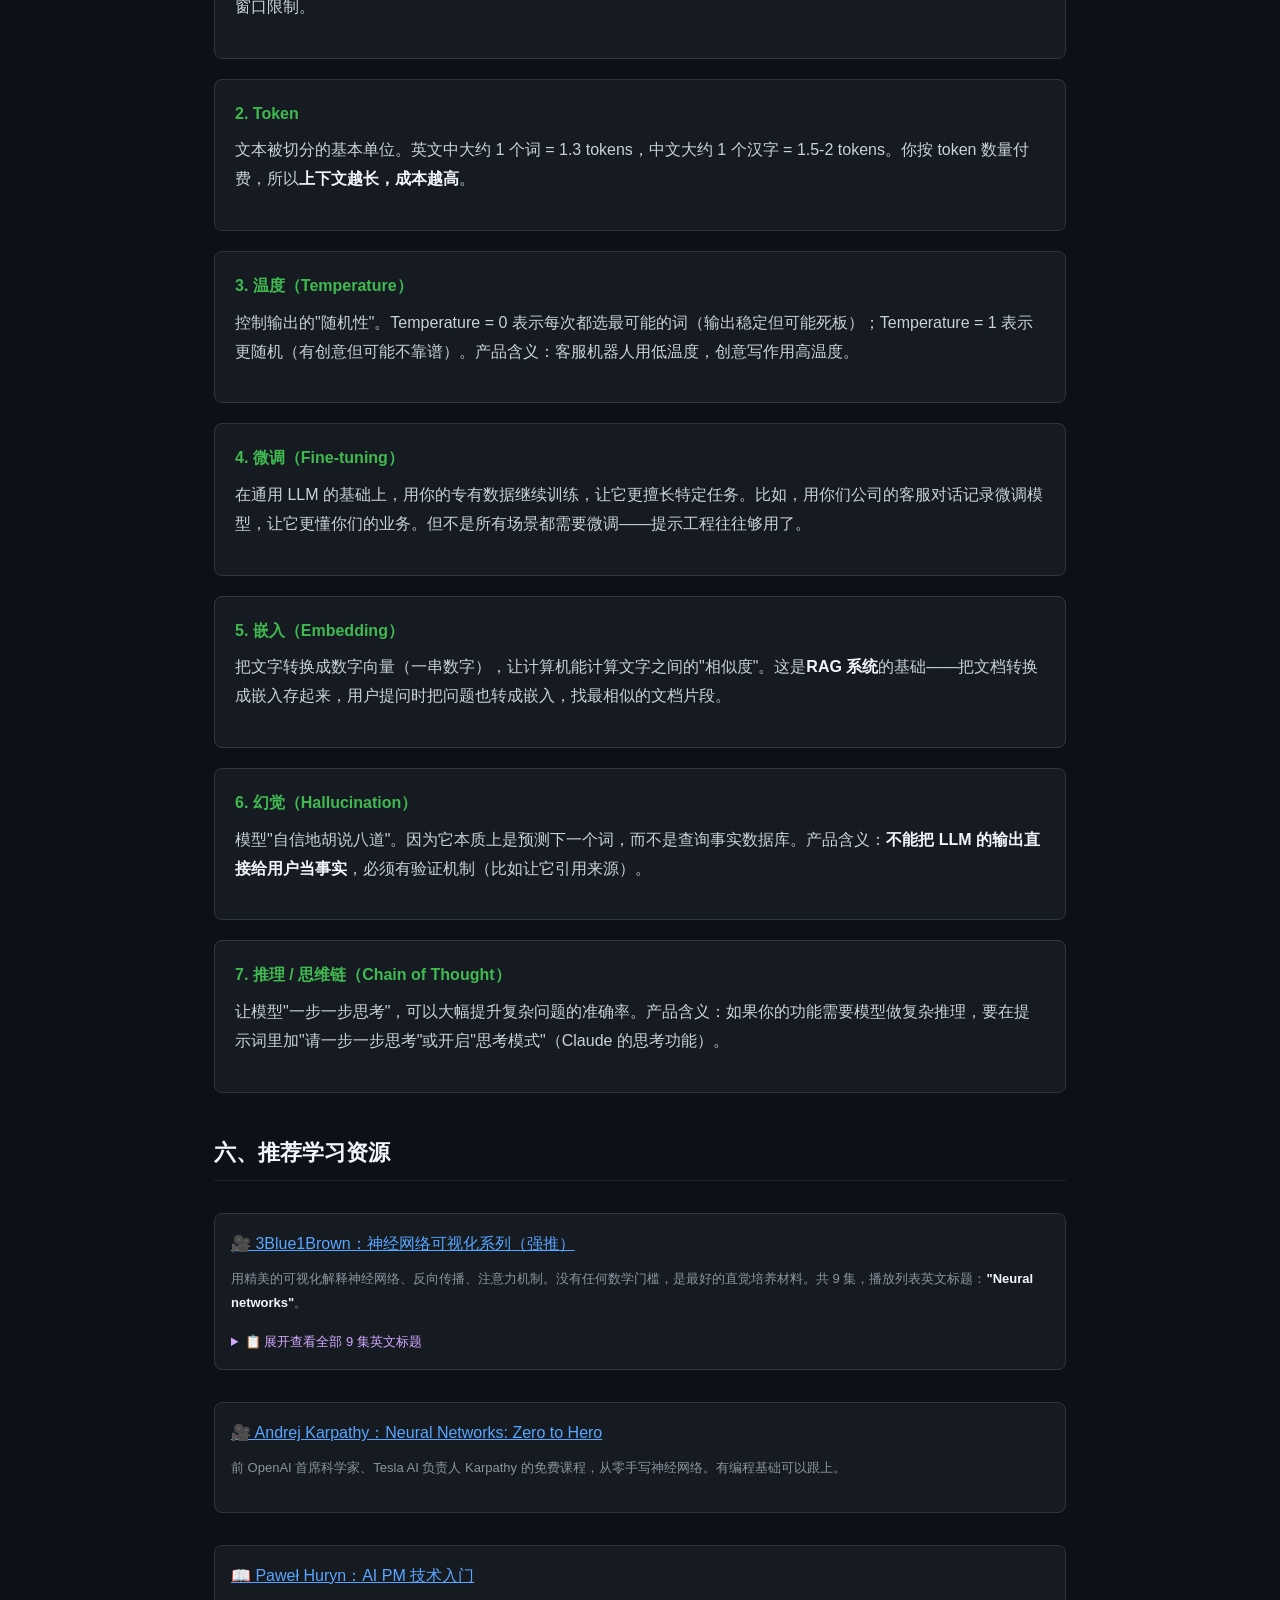
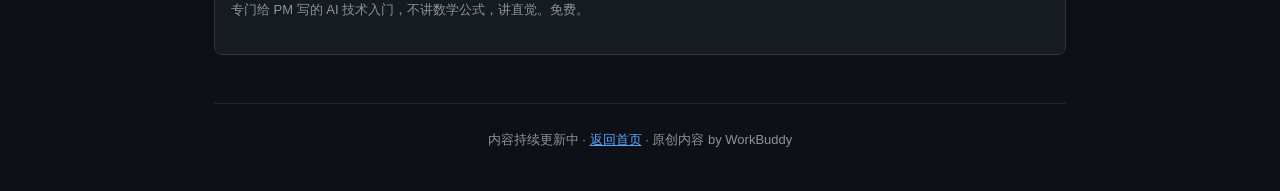
<file: resources/neural-networks.html>
<!DOCTYPE html>
<html lang="zh-CN">
<head>
  <meta charset="UTF-8">
  <meta name="viewport" content="width=device-width, initial-scale=1.0">
  <title>神经网络与 LLM 基础 — AI PM 技术直觉培养</title>
  <link rel="stylesheet" href="../style.css">
<style>
    * { box-sizing: border-box; margin: 0; padding: 0; }
    body { background: #0d1117; color: #e6edf3; font-family: -apple-system, BlinkMacSystemFont, "Segoe UI", Helvetica, Arial, sans-serif; line-height: 1.8; max-width: 900px; margin: 0 auto; padding: 40px 24px; }
    .back { color: #58a6ff; text-decoration: none; font-size: 14px; display: inline-block; margin-bottom: 20px; }
    .back:hover { text-decoration: underline; }
    .meta { font-size: 13px; color: #8b949e; margin-bottom: 32px; padding-bottom: 20px; border-bottom: 1px solid #21262d; }
    .meta a { color: #58a6ff; }
    h1 { font-size: 28px; font-weight: 700; color: #f0f6fc; margin-bottom: 8px; line-height: 1.3; }
    h2 { font-size: 22px; font-weight: 600; color: #f0f6fc; margin-top: 40px; margin-bottom: 16px; padding-bottom: 8px; border-bottom: 1px solid #21262d; }
    h3 { font-size: 18px; font-weight: 600; color: #d2a8ff; margin-top: 28px; margin-bottom: 12px; }
    p { margin-bottom: 16px; color: #c9d1d9; }
    ul, ol { margin: 12px 0 16px 24px; color: #c9d1d9; }
    li { margin-bottom: 8px; }
    strong { color: #f0f6fc; }
    .concept-box { background: #161b22; border: 1px solid #30363d; border-radius: 8px; padding: 20px; margin: 20px 0; }
    .concept-box h4 { color: #3fb950; font-size: 16px; margin-bottom: 8px; }
    .tip { background: #1a1a2e; border-left: 3px solid #58a6ff; padding: 16px; margin: 20px 0; border-radius: 0 8px 8px 0; }
    .tip strong { color: #58a6ff; }
    .evolution { display: flex; gap: 12px; margin: 24px 0; flex-wrap: wrap; }
    .evolution-step { flex: 1; min-width: 180px; background: #161b22; border: 1px solid #30363d; border-radius: 8px; padding: 16px; }
    .evolution-step h4 { font-size: 14px; color: #58a6ff; margin-bottom: 8px; }
    .evolution-step p { font-size: 13px; color: #8b949e; margin-bottom: 0; }
    .analogy { background: #1a1500; border: 1px solid #d29922; border-radius: 8px; padding: 20px; margin: 24px 0; }
    .analogy h4 { color: #d29922; font-size: 15px; margin-bottom: 8px; }
    .resource-link { background: #161b22; border: 1px solid #30363d; border-radius: 8px; padding: 16px; margin: 32px 0; }
    .resource-link a { color: #58a6ff; font-weight: 500; }
    code { background: #161b22; color: #ff7b72; padding: 2px 6px; border-radius: 4px; font-size: 14px; }
    pre { background: #0d1117; border: 1px solid #30363d; border-radius: 6px; padding: 16px; overflow-x: auto; margin: 16px 0; font-size: 13px; line-height: 1.5; }
  </style>
</head>
<body>
  <a href="../index.html" class="back">← 返回学习中心</a>
  <div class="meta">AI PM 技术基础系列 · 面向产品经理的 AI 技术直觉培养 · 原创中文内容</div>
  <h1>🧠 神经网络与 LLM 基础</h1>
  <p style="color:#8b949e; font-size:15px; margin-bottom:32px;">给非技术背景 PM 的 AI 技术直觉指南 — 不需要数学公式，理解"它大概是怎么工作的"就够了</p>

  <div class="tip">
    <strong>💡 给 PM 的话</strong><br>
    你不需要懂反向传播的数学推导，就像乔布斯不需要懂芯片电路设计一样。但你需要理解：神经网络能做什么、不能做什么、为什么 LLM 会"幻觉"、上下文窗口是什么——这些直接影响产品决策。
  </div>

  <!-- Section 1: Neural Networks -->
  <h2>一、神经网络：AI 的"大脑"是怎么工作的？</h2>
  <p>神经网络的设计灵感来自人脑。人脑有约 860 亿个神经元，每个神经元通过突触连接到数千个其他神经元。神经网络用软件模拟了这个结构。</p>

  <div class="concept-box">
    <h4>🔑 核心概念：神经元（Neuron）</h4>
    <p>一个神经元做三件事：</p>
    <ol>
      <li>接收输入（比如一张图片的像素值）</li>
      <li>对每个输入乘以一个"权重"（weight），加起来</li>
      <li>通过"激活函数"决定是否"激活"（输出信号）</li>
    </ol>
    <p>成千上万个这样的神经元连接在一起，就形成了一个"网络"。</p>
  </div>

  <div class="analogy">
    <h4>🏠 类比：房价预测</h4>
    <p>想象你在预测房价。影响房价的因素有：面积、地段、房龄、楼层。神经网络就像一个"超级回归模型"——它自动学习每个因素的权重。面积 100 平米很重要（+权重高），房龄 30 年可能扣分（−权重），但它比普通回归强大得多，因为它能捕捉<strong>非线性关系</strong>（比如地段好的房子，面积越大溢价越高，这不是简单的线性关系）。</p>
  </div>

  <h3>训练：神经网络是怎么"学习"的？</h3>
  <p>训练过程就像教小孩认猫：</p>
  <ol>
    <li>给神经网络看一张图，它猜"这是狗"（猜错了）</li>
    <li>告诉它"错了，这是猫"</li>
    <li>神经网络调整内部权重，让下次更可能猜对</li>
    <li>重复几万次，直到准确率足够高</li>
  </ol>
  <p>这个过程叫做<strong>反向传播（Backpropagation）</strong>——误差从输出层"反向"传回每一层，调整权重。你不需要懂数学，只需要理解：<strong>训练 = 用大量数据调整权重的过程</strong>。</p>

  <!-- Section 2: Deep Learning -->
  <h2>二、深度学习：更深的神经网络</h2>
  <p>"深度"指的是神经网络的<strong>层数多</strong>。早期的神经网络只有 2-3 层，深度学习可以有几十甚至上百层。</p>

  <div class="evolution">
    <div class="evolution-step" style="border-color:#3fb950;">
      <h4 style="color:#3fb950;">传统机器学习</h4>
      <p>需要人工"特征工程"——人类告诉模型用什么特征（比如，预测房价要用面积、地段）</p>
    </div>
    <div class="evolution-step" style="border-color:#58a6ff;">
      <h4 style="color:#58a6ff;">深度学习</h4>
      <p>自动学习特征——模型自己发现"啊，这些像素组合起来是猫的耳朵"</p>
    </div>
    <div class="evolution-step" style="border-color:#d2a8ff;">
      <h4 style="color:#d2a8ff;">大语言模型</h4>
      <p>在海量文本上训练的超大规模深度学习模型，参数达千亿级别</p>
    </div>
  </div>

  <p><strong>为什么"深度"有帮助？</strong> 深层网络可以学习<strong>层次化的特征</strong>：第一层识别边缘 → 第二层识别形状 → 第三层识别物体部件 → 第四层识别整个物体。就像你认人，先看轮廓，再看五官，最后认出是谁。</p>

  <!-- Section 3: Transformer -->
  <h2>三、Transformer：现代 AI 的"发动机"</h2>
  <p>2017 年，Google 发表了论文《Attention is All You Need》，提出了 <strong>Transformer</strong> 架构。这是 ChatGPT 和所有现代 LLM 的基础。</p>

  <div class="concept-box">
    <h4>🔑 核心创新：注意力机制（Attention）</h4>
    <p>传统模型处理句子是一个词一个词按顺序处理。Transformer 的突破是：<strong>可以同时关注句子中的所有词，并理解它们之间的关系</strong>。</p>
    <p>比如："银行可以存钱，也可以借钱"——"银行"这个词和"存钱"、"借钱"都有关系。注意力机制让模型在处理"银行"时"注意"到这些相关词。</p>
  </div>

  <p><strong>为什么 Transformer 这么重要？</strong></p>
  <ul>
    <li>可以<strong>并行处理</strong>（不像循环神经网络 RNN 要一个词一个词来），训练速度快得多</li>
    <li>可以处理<strong>很长的文本</strong>，理解远距离的词之间的关系</li>
    <li>这就是 GPT（Generative Pre-trained Transformer）名字的由来</li>
  </ul>

  <!-- Section 4: How LLMs work -->
  <h2>四、大语言模型（LLM）是怎么工作的？</h2>

  <h3>训练阶段：预测下一个词</h3>
  <p>LLM 的训练目标极其简单：<strong>给定前面的词，预测下一个词最可能是什么</strong>。就是这样。通过在海量文本（整个互联网）上做这个任务，模型"压缩"了人类的知识。</p>
  <div class="tip">
    <strong>💡 重要理解</strong>：LLM 本质上是一个<strong>超级强大的"下一个词预测器"</strong>。它并没有"理解"意思，但它预测下一个词的能力强到看起来像理解了。这就是为什么它会"幻觉"——它只是在预测下一个看起来合理的词，而不关心事实真假。
  </div>

  <h3>推理阶段：生成文本</h3>
  <p>当你给 ChatGPT 发消息时：</p>
  <ol>
    <li>你的输入被"token 化"（切成词片段）</li>
    <li>模型根据前面所有的 token，预测下一个最可能的 token</li>
    <li>把预测的 token 加回去，再预测下一个</li>
    <li>重复这个过程，直到生成完整回答</li>
  </ol>
  <p>这就是为什么 LLM 生成是<strong>逐词进行</strong>的，也是为什么它有时候会"跑偏"——一旦预测方向错了，后面就跟着错了。</p>

  <!-- Section 5: Key Concepts for PMs -->
  <h2>五、PM 必须理解的 7 个 LLM 概念</h2>

  <div class="concept-box">
    <h4>1. 上下文窗口（Context Window）</h4>
    <p>模型一次能"看到"多少文本。就像你的工作记忆——超出这个范围的信息模型就"看不到"了。GPT-4o 是 128k tokens（约 10 万汉字），Claude 是 200k tokens。产品含义：如果你的应用需要参考很长的文档，要注意上下文窗口限制。</p>
  </div>

  <div class="concept-box">
    <h4>2. Token</h4>
    <p>文本被切分的基本单位。英文中大约 1 个词 = 1.3 tokens，中文大约 1 个汉字 = 1.5-2 tokens。你按 token 数量付费，所以<strong>上下文越长，成本越高</strong>。</p>
  </div>

  <div class="concept-box">
    <h4>3. 温度（Temperature）</h4>
    <p>控制输出的"随机性"。Temperature = 0 表示每次都选最可能的词（输出稳定但可能死板）；Temperature = 1 表示更随机（有创意但可能不靠谱）。产品含义：客服机器人用低温度，创意写作用高温度。</p>
  </div>

  <div class="concept-box">
    <h4>4. 微调（Fine-tuning）</h4>
    <p>在通用 LLM 的基础上，用你的专有数据继续训练，让它更擅长特定任务。比如，用你们公司的客服对话记录微调模型，让它更懂你们的业务。但不是所有场景都需要微调——提示工程往往够用了。</p>
  </div>

  <div class="concept-box">
    <h4>5. 嵌入（Embedding）</h4>
    <p>把文字转换成数字向量（一串数字），让计算机能计算文字之间的"相似度"。这是<strong>RAG 系统</strong>的基础——把文档转换成嵌入存起来，用户提问时把问题也转成嵌入，找最相似的文档片段。</p>
  </div>

  <div class="concept-box">
    <h4>6. 幻觉（Hallucination）</h4>
    <p>模型"自信地胡说八道"。因为它本质上是预测下一个词，而不是查询事实数据库。产品含义：<strong>不能把 LLM 的输出直接给用户当事实</strong>，必须有验证机制（比如让它引用来源）。</p>
  </div>

  <div class="concept-box">
    <h4>7. 推理 / 思维链（Chain of Thought）</h4>
    <p>让模型"一步一步思考"，可以大幅提升复杂问题的准确率。产品含义：如果你的功能需要模型做复杂推理，要在提示词里加"请一步一步思考"或开启"思考模式"（Claude 的思考功能）。</p>
  </div>

  <!-- Section 6: Learning Resources -->
  <h2>六、推荐学习资源</h2>

  <div class="resource-link">
    <a href="https://www.youtube.com/playlist?list=PLZHQObOWTQDNU6R1_67000Dx_ZCJB-3pi" target="_blank">🎥 3Blue1Brown：神经网络可视化系列（强推）</a>
    <p style="font-size:13px; color:#8b949e; margin-top:8px;">用精美的可视化解释神经网络、反向传播、注意力机制。没有任何数学门槛，是最好的直觉培养材料。共 9 集，播放列表英文标题：<strong>"Neural networks"</strong>。</p>
    <details style="margin-top:10px; font-size:13px; color:#8b949e;">
      <summary style="cursor:pointer; color:#d2a8ff;">📋 展开查看全部 9 集英文标题</summary>
      <ol style="margin-top:8px; line-height:2; padding-left:20px;">
        <li><a href="https://www.youtube.com/watch?v=aircAruvnKk" target="_blank" style="color:#58a6ff;">But what is a neural network? | Deep learning chapter 1</a></li>
        <li><a href="https://www.youtube.com/watch?v=IHZwWFHWa-w" target="_blank" style="color:#58a6ff;">Gradient descent, how neural networks learn | Deep Learning Chapter 2</a></li>
        <li><a href="https://www.youtube.com/watch?v=Ilg3gGewQ5U" target="_blank" style="color:#58a6ff;">Backpropagation, intuitively | Deep Learning Chapter 3</a></li>
        <li><a href="https://www.youtube.com/watch?v=tIeHLnjs5U8" target="_blank" style="color:#58a6ff;">Backpropagation calculus | Deep Learning Chapter 4</a></li>
        <li><a href="https://www.youtube.com/watch?v=LPZh9BOjkQs" target="_blank" style="color:#58a6ff;">Large Language Models explained briefly</a></li>
        <li><a href="https://www.youtube.com/watch?v=wjZofJX0v4M" target="_blank" style="color:#58a6ff;">Transformers, the tech behind LLMs | Deep Learning Chapter 5</a></li>
        <li><a href="https://www.youtube.com/watch?v=eMlx5fFNoYc" target="_blank" style="color:#58a6ff;">Attention in transformers, step-by-step | Deep Learning Chapter 6</a></li>
        <li><a href="https://www.youtube.com/watch?v=9-Jl0dxWQs8" target="_blank" style="color:#58a6ff;">How might LLMs store facts | Deep Learning Chapter 7</a></li>
        <li><a href="https://www.youtube.com/watch?v=iv-5mZ_9CPY" target="_blank" style="color:#58a6ff;">But how do AI images and videos actually work? | Guest video by Welch Labs</a></li>
      </ol>
    </details>
  </div>

  <div class="resource-link">
    <a href="https://karpathy.ai/zero-to-hero.html" target="_blank">🎥 Andrej Karpathy：Neural Networks: Zero to Hero</a>
    <p style="font-size:13px; color:#8b949e; margin-top:8px;">前 OpenAI 首席科学家、Tesla AI 负责人 Karpathy 的免费课程，从零手写神经网络。有编程基础可以跟上。</p>
  </div>

  <div class="resource-link">
    <a href="https://www.productcompass.pm/p/introduction-to-ai-product-management" target="_blank">📖 Paweł Huryn：AI PM 技术入门</a>
    <p style="font-size:13px; color:#8b949e; margin-top:8px;">专门给 PM 写的 AI 技术入门，不讲数学公式，讲直觉。免费。</p>
  </div>

  <div style="margin-top:48px; padding-top:24px; border-top:1px solid #21262d; color:#8b949e; font-size:13px; text-align:center;">
    内容持续更新中 · <a href="../index.html" style="color:#58a6ff;">返回首页</a> · 原创内容 by WorkBuddy
  </div>
  <script src="../annotations.js"></script>
</body>
</html>
</file>
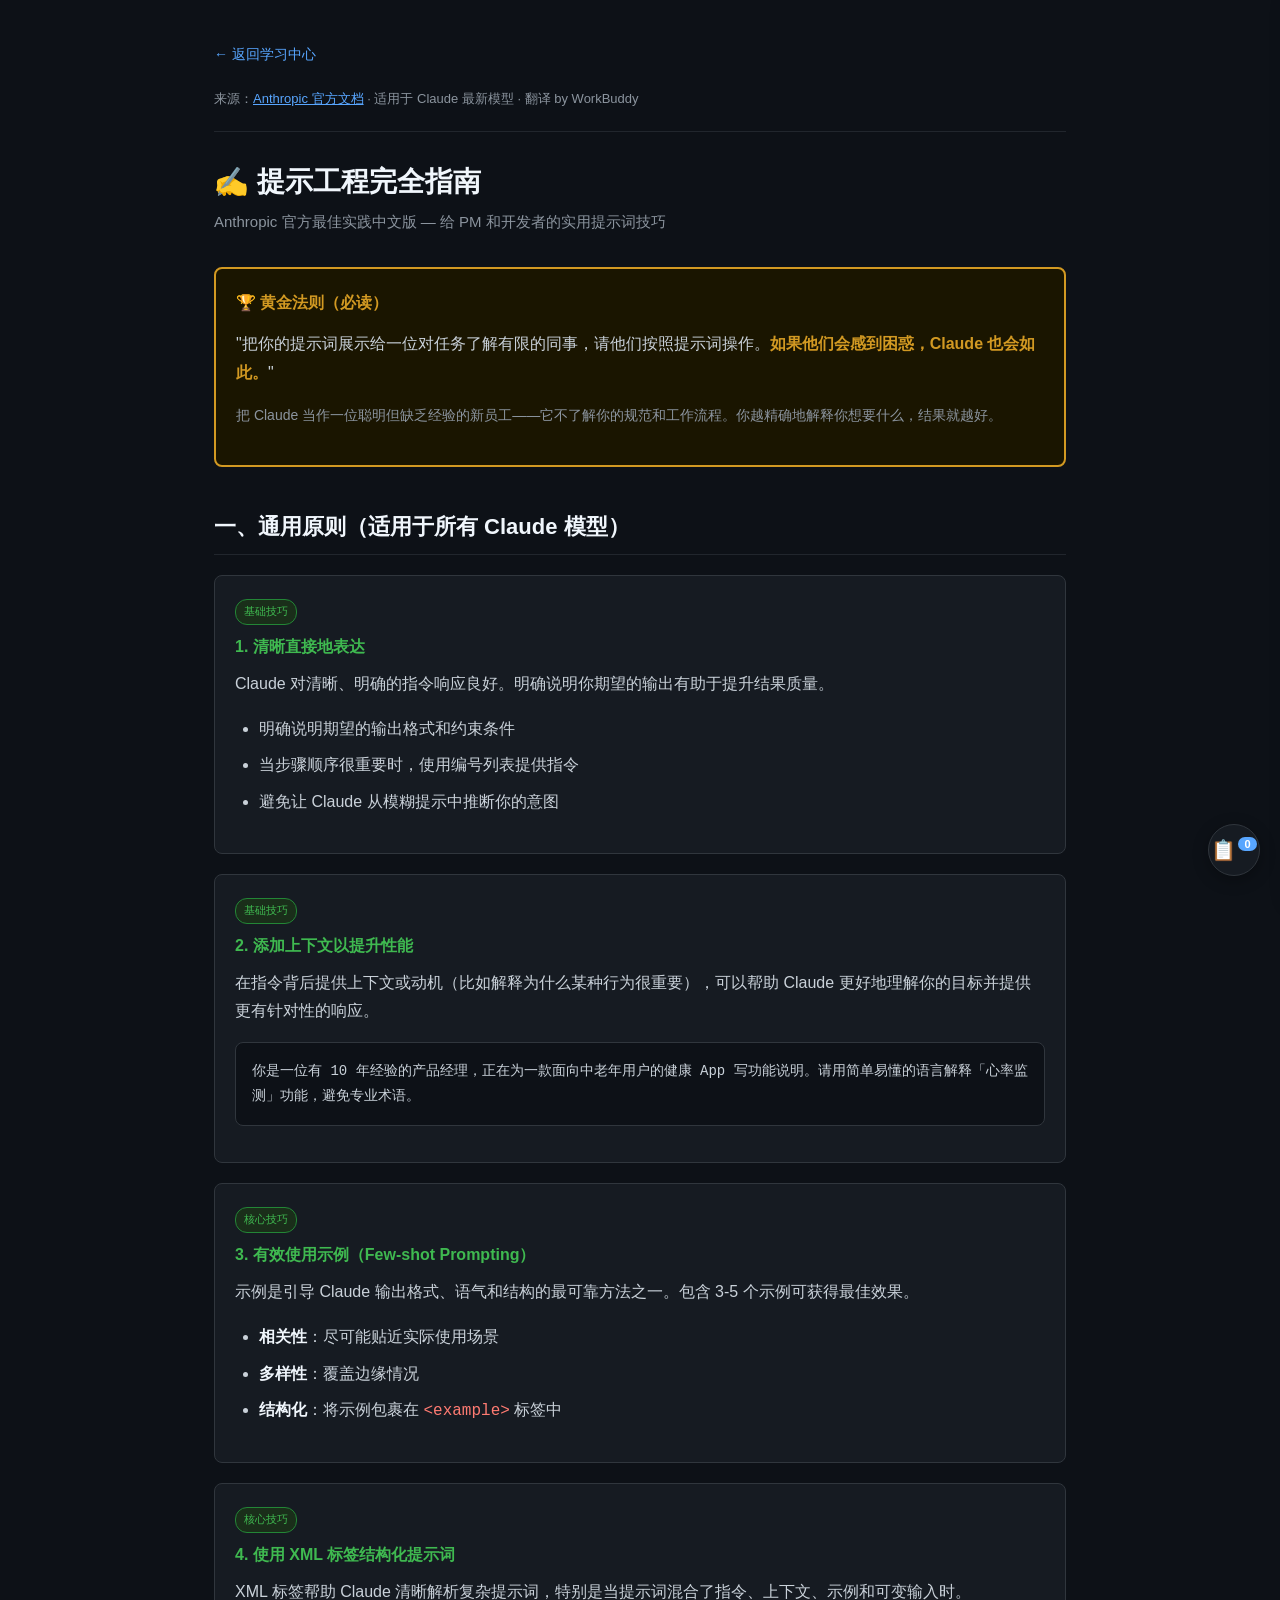
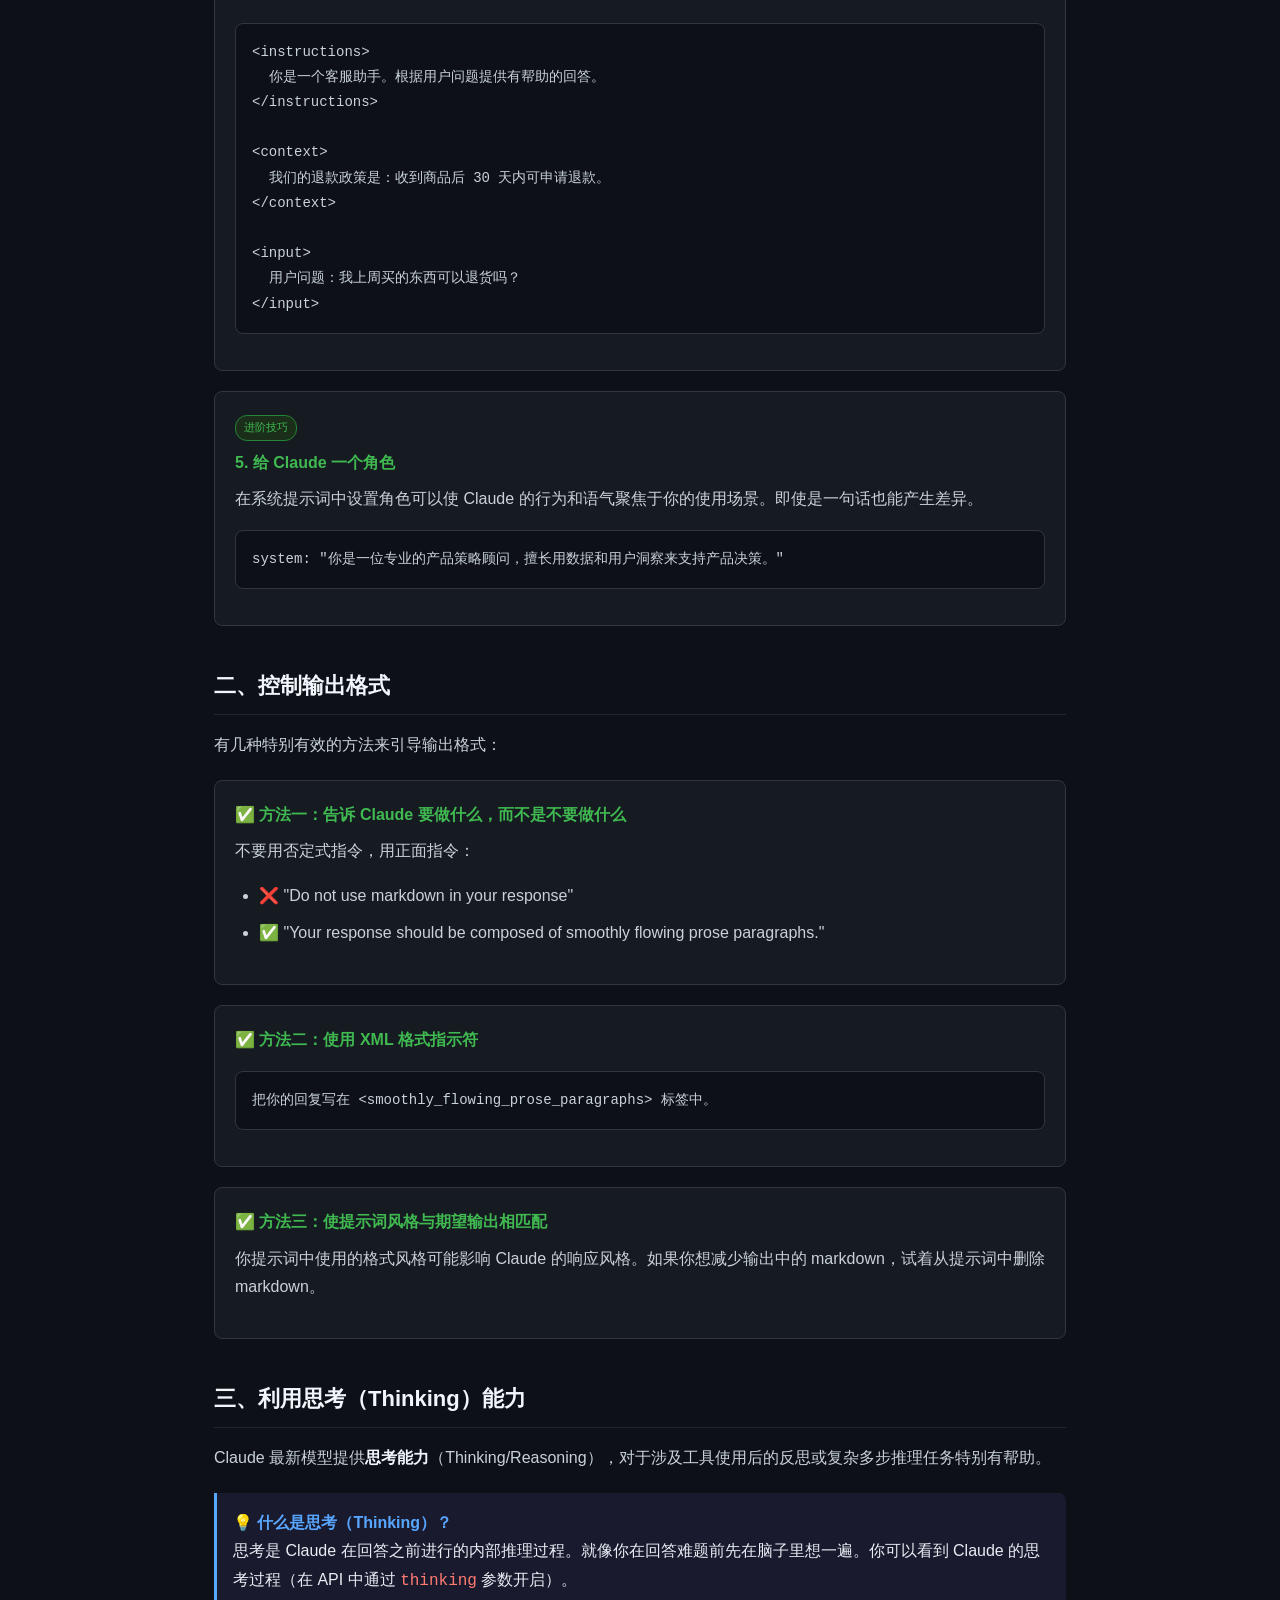
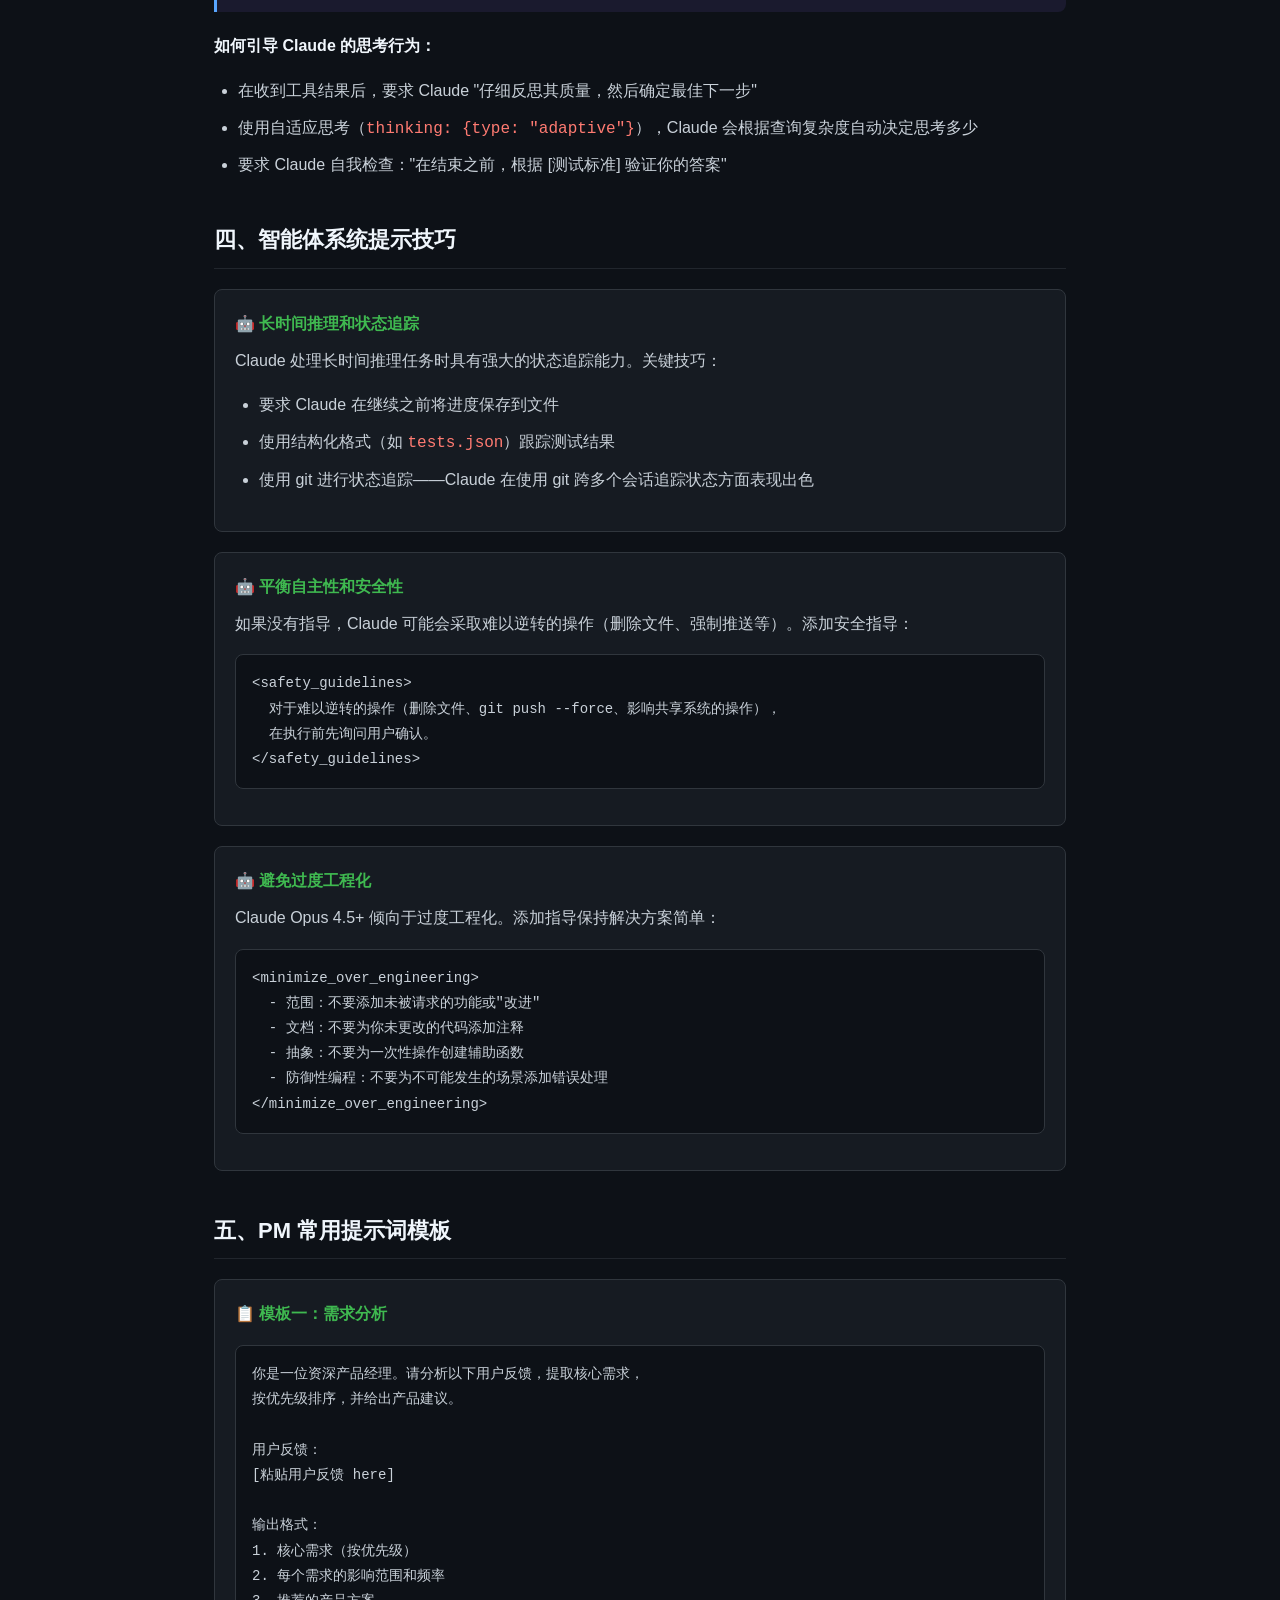
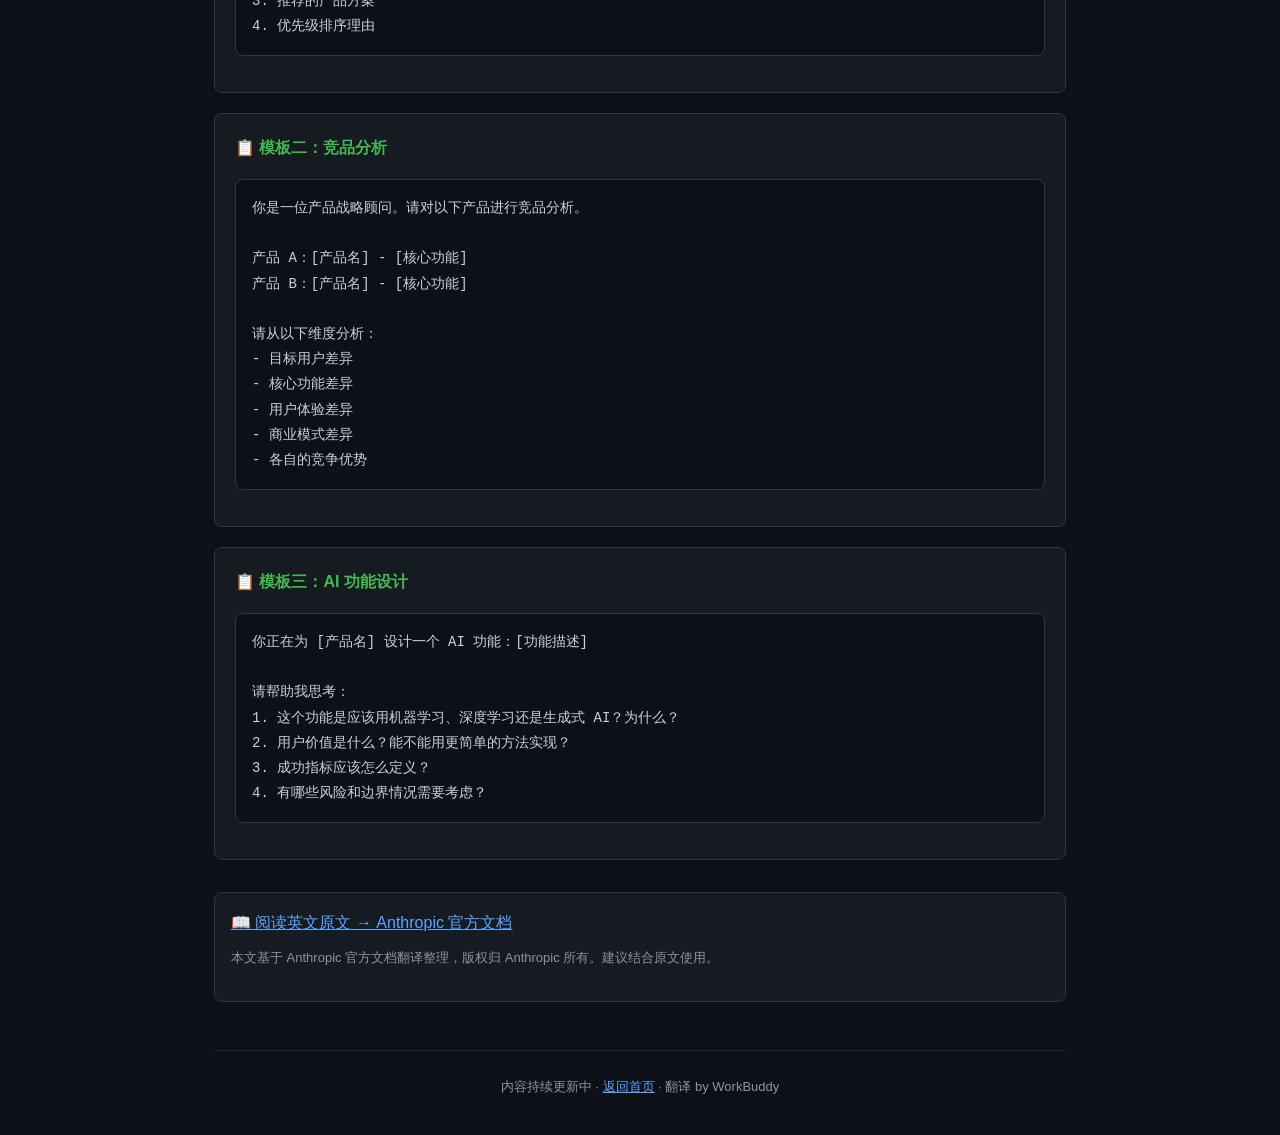
<file: resources/prompt-engineering.html>
<!DOCTYPE html>
<html lang="zh-CN">
<head>
  <meta charset="UTF-8">
  <meta name="viewport" content="width=device-width, initial-scale=1.0">
  <title>提示工程完全指南 — Anthropic 官方最佳实践中文版</title>
  <link rel="stylesheet" href="../style.css">
<style>
    * { box-sizing: border-box; margin: 0; padding: 0; }
    body { background: #0d1117; color: #e6edf3; font-family: -apple-system, BlinkMacSystemFont, "Segoe UI", Helvetica, Arial, sans-serif; line-height: 1.8; max-width: 900px; margin: 0 auto; padding: 40px 24px; }
    .back { color: #58a6ff; text-decoration: none; font-size: 14px; display: inline-block; margin-bottom: 20px; }
    .back:hover { text-decoration: underline; }
    .meta { font-size: 13px; color: #8b949e; margin-bottom: 32px; padding-bottom: 20px; border-bottom: 1px solid #21262d; }
    .meta a { color: #58a6ff; }
    h1 { font-size: 28px; font-weight: 700; color: #f0f6fc; margin-bottom: 8px; line-height: 1.3; }
    h2 { font-size: 22px; font-weight: 600; color: #f0f6fc; margin-top: 40px; margin-bottom: 16px; padding-bottom: 8px; border-bottom: 1px solid #21262d; }
    h3 { font-size: 18px; font-weight: 600; color: #d2a8ff; margin-top: 28px; margin-bottom: 12px; }
    p { margin-bottom: 16px; color: #c9d1d9; }
    ul, ol { margin: 12px 0 16px 24px; color: #c9d1d9; }
    li { margin-bottom: 8px; }
    strong { color: #f0f6fc; }
    .tip { background: #1a1a2e; border-left: 3px solid #58a6ff; padding: 16px; margin: 20px 0; border-radius: 0 8px 8px 0; }
    .tip strong { color: #58a6ff; }
    .technique { background: #161b22; border: 1px solid #30363d; border-radius: 8px; padding: 20px; margin: 20px 0; }
    .technique h4 { color: #3fb950; font-size: 16px; margin-bottom: 8px; }
    .technique .tag { font-size: 11px; background: #1a2e1a; color: #3fb950; border: 1px solid #238636; padding: 2px 8px; border-radius: 12px; display: inline-block; margin-bottom: 8px; }
    pre { background: #0d1117; border: 1px solid #30363d; border-radius: 6px; padding: 16px; overflow-x: auto; margin: 16px 0; font-size: 13px; line-height: 1.5; }
    code { font-family: 'SF Mono', Monaco, 'Cascadia Code', monospace; color: #ff7b72; }
    .prompt-box { background: #0d1117; border: 1px solid #30363d; border-radius: 8px; padding: 16px; margin: 16px 0; font-size: 14px; color: #c9d1d9; font-family: 'SF Mono', Monaco, monospace; white-space: pre-wrap; }
    .golden-rule { background: #1a1500; border: 2px solid #d29922; border-radius: 8px; padding: 20px; margin: 24px 0; }
    .golden-rule strong { color: #d29922; }
    .original-link { background: #161b22; border: 1px solid #30363d; border-radius: 8px; padding: 16px; margin: 32px 0; }
    .original-link a { color: #58a6ff; font-weight: 500; }
  </style>
</head>
<body>
  <a href="../index.html" class="back">← 返回学习中心</a>
  <div class="meta">来源：<a href="https://docs.anthropic.com/en/docs/build-with-claude/prompt-engineering/claude-prompting-best-practices" target="_blank">Anthropic 官方文档</a> · 适用于 Claude 最新模型 · 翻译 by WorkBuddy</div>
  <h1>✍️ 提示工程完全指南</h1>
  <p style="color:#8b949e; font-size:15px; margin-bottom:32px;">Anthropic 官方最佳实践中文版 — 给 PM 和开发者的实用提示词技巧</p>

  <div class="golden-rule">
    <strong>🏆 黄金法则（必读）</strong>
    <p style="margin-top:12px; color:#c9d1d9;">"把你的提示词展示给一位对任务了解有限的同事，请他们按照提示词操作。<strong>如果他们会感到困惑，Claude 也会如此。</strong>"</p>
    <p style="margin-top:8px; color:#8b949e; font-size:14px;">把 Claude 当作一位聪明但缺乏经验的新员工——它不了解你的规范和工作流程。你越精确地解释你想要什么，结果就越好。</p>
  </div>

  <!-- Section 1: General Principles -->
  <h2>一、通用原则（适用于所有 Claude 模型）</h2>

  <div class="technique">
    <span class="tag">基础技巧</span>
    <h4>1. 清晰直接地表达</h4>
    <p>Claude 对清晰、明确的指令响应良好。明确说明你期望的输出有助于提升结果质量。</p>
    <ul>
      <li>明确说明期望的输出格式和约束条件</li>
      <li>当步骤顺序很重要时，使用编号列表提供指令</li>
      <li>避免让 Claude 从模糊提示中推断你的意图</li>
    </ul>
  </div>

  <div class="technique">
    <span class="tag">基础技巧</span>
    <h4>2. 添加上下文以提升性能</h4>
    <p>在指令背后提供上下文或动机（比如解释为什么某种行为很重要），可以帮助 Claude 更好地理解你的目标并提供更有针对性的响应。</p>
    <div class="prompt-box">你是一位有 10 年经验的产品经理，正在为一款面向中老年用户的健康 App 写功能说明。请用简单易懂的语言解释「心率监测」功能，避免专业术语。</div>
  </div>

  <div class="technique">
    <span class="tag">核心技巧</span>
    <h4>3. 有效使用示例（Few-shot Prompting）</h4>
    <p>示例是引导 Claude 输出格式、语气和结构的最可靠方法之一。包含 3-5 个示例可获得最佳效果。</p>
    <ul>
      <li><strong>相关性</strong>：尽可能贴近实际使用场景</li>
      <li><strong>多样性</strong>：覆盖边缘情况</li>
      <li><strong>结构化</strong>：将示例包裹在 <code>&lt;example&gt;</code> 标签中</li>
    </ul>
  </div>

  <div class="technique">
    <span class="tag">核心技巧</span>
    <h4>4. 使用 XML 标签结构化提示词</h4>
    <p>XML 标签帮助 Claude 清晰解析复杂提示词，特别是当提示词混合了指令、上下文、示例和可变输入时。</p>
    <div class="prompt-box">&lt;instructions&gt;
  你是一个客服助手。根据用户问题提供有帮助的回答。
&lt;/instructions&gt;

&lt;context&gt;
  我们的退款政策是：收到商品后 30 天内可申请退款。
&lt;/context&gt;

&lt;input&gt;
  用户问题：我上周买的东西可以退货吗？
&lt;/input&gt;</div>
  </div>

  <div class="technique">
    <span class="tag">进阶技巧</span>
    <h4>5. 给 Claude 一个角色</h4>
    <p>在系统提示词中设置角色可以使 Claude 的行为和语气聚焦于你的使用场景。即使是一句话也能产生差异。</p>
    <div class="prompt-box">system: "你是一位专业的产品策略顾问，擅长用数据和用户洞察来支持产品决策。"</div>
  </div>

  <!-- Section 2: Output Control -->
  <h2>二、控制输出格式</h2>
  <p>有几种特别有效的方法来引导输出格式：</p>

  <div class="technique">
    <h4>✅ 方法一：告诉 Claude 要做什么，而不是不要做什么</h4>
    <p>不要用否定式指令，用正面指令：</p>
    <ul>
      <li>❌ "Do not use markdown in your response"</li>
      <li>✅ "Your response should be composed of smoothly flowing prose paragraphs."</li>
    </ul>
  </div>

  <div class="technique">
    <h4>✅ 方法二：使用 XML 格式指示符</h4>
    <div class="prompt-box">把你的回复写在 &lt;smoothly_flowing_prose_paragraphs&gt; 标签中。</div>
  </div>

  <div class="technique">
    <h4>✅ 方法三：使提示词风格与期望输出相匹配</h4>
    <p>你提示词中使用的格式风格可能影响 Claude 的响应风格。如果你想减少输出中的 markdown，试着从提示词中删除 markdown。</p>
  </div>

  <!-- Section 3: Thinking -->
  <h2>三、利用思考（Thinking）能力</h2>
  <p>Claude 最新模型提供<strong>思考能力</strong>（Thinking/Reasoning），对于涉及工具使用后的反思或复杂多步推理任务特别有帮助。</p>

  <div class="tip">
    <strong>💡 什么是思考（Thinking）？</strong><br>
    思考是 Claude 在回答之前进行的内部推理过程。就像你在回答难题前先在脑子里想一遍。你可以看到 Claude 的思考过程（在 API 中通过 <code>thinking</code> 参数开启）。
  </div>

  <p><strong>如何引导 Claude 的思考行为：</strong></p>
  <ul>
    <li>在收到工具结果后，要求 Claude "仔细反思其质量，然后确定最佳下一步"</li>
    <li>使用自适应思考（<code>thinking: {type: "adaptive"}</code>），Claude 会根据查询复杂度自动决定思考多少</li>
    <li>要求 Claude 自我检查："在结束之前，根据 [测试标准] 验证你的答案"</li>
  </ul>

  <!-- Section 4: Agent Systems -->
  <h2>四、智能体系统提示技巧</h2>

  <div class="technique">
    <h4>🤖 长时间推理和状态追踪</h4>
    <p>Claude 处理长时间推理任务时具有强大的状态追踪能力。关键技巧：</p>
    <ul>
      <li>要求 Claude 在继续之前将进度保存到文件</li>
      <li>使用结构化格式（如 <code>tests.json</code>）跟踪测试结果</li>
      <li>使用 git 进行状态追踪——Claude 在使用 git 跨多个会话追踪状态方面表现出色</li>
    </ul>
  </div>

  <div class="technique">
    <h4>🤖 平衡自主性和安全性</h4>
    <p>如果没有指导，Claude 可能会采取难以逆转的操作（删除文件、强制推送等）。添加安全指导：</p>
    <div class="prompt-box">&lt;safety_guidelines&gt;
  对于难以逆转的操作（删除文件、git push --force、影响共享系统的操作），
  在执行前先询问用户确认。
&lt;/safety_guidelines&gt;</div>
  </div>

  <div class="technique">
    <h4>🤖 避免过度工程化</h4>
    <p>Claude Opus 4.5+ 倾向于过度工程化。添加指导保持解决方案简单：</p>
    <div class="prompt-box">&lt;minimize_over_engineering&gt;
  - 范围：不要添加未被请求的功能或"改进"
  - 文档：不要为你未更改的代码添加注释
  - 抽象：不要为一次性操作创建辅助函数
  - 防御性编程：不要为不可能发生的场景添加错误处理
&lt;/minimize_over_engineering&gt;</div>
  </div>

  <!-- Section 5: Practical Examples for PMs -->
  <h2>五、PM 常用提示词模板</h2>

  <div class="technique">
    <h4>📋 模板一：需求分析</h4>
    <div class="prompt-box">你是一位资深产品经理。请分析以下用户反馈，提取核心需求，
按优先级排序，并给出产品建议。

用户反馈：
[粘贴用户反馈 here]

输出格式：
1. 核心需求（按优先级）
2. 每个需求的影响范围和频率
3. 推荐的产品方案
4. 优先级排序理由</div>
  </div>

  <div class="technique">
    <h4>📋 模板二：竞品分析</h4>
    <div class="prompt-box">你是一位产品战略顾问。请对以下产品进行竞品分析。

产品 A：[产品名] - [核心功能]
产品 B：[产品名] - [核心功能]

请从以下维度分析：
- 目标用户差异
- 核心功能差异
- 用户体验差异
- 商业模式差异
- 各自的竞争优势</div>
  </div>

  <div class="technique">
    <h4>📋 模板三：AI 功能设计</h4>
    <div class="prompt-box">你正在为 [产品名] 设计一个 AI 功能：[功能描述]

请帮助我思考：
1. 这个功能是应该用机器学习、深度学习还是生成式 AI？为什么？
2. 用户价值是什么？能不能用更简单的方法实现？
3. 成功指标应该怎么定义？
4. 有哪些风险和边界情况需要考虑？</div>
  </div>

  <div class="original-link">
    <a href="https://docs.anthropic.com/en/docs/build-with-claude/prompt-engineering/claude-prompting-best-practices" target="_blank">📖 阅读英文原文 → Anthropic 官方文档</a>
    <p style="font-size:13px; color:#8b949e; margin-top:8px;">本文基于 Anthropic 官方文档翻译整理，版权归 Anthropic 所有。建议结合原文使用。</p>
  </div>

  <div style="margin-top:48px; padding-top:24px; border-top:1px solid #21262d; color:#8b949e; font-size:13px; text-align:center;">
    内容持续更新中 · <a href="../index.html" style="color:#58a6ff;">返回首页</a> · 翻译 by WorkBuddy
  </div>
  <script src="../annotations.js"></script>
</body>
</html>
</file>
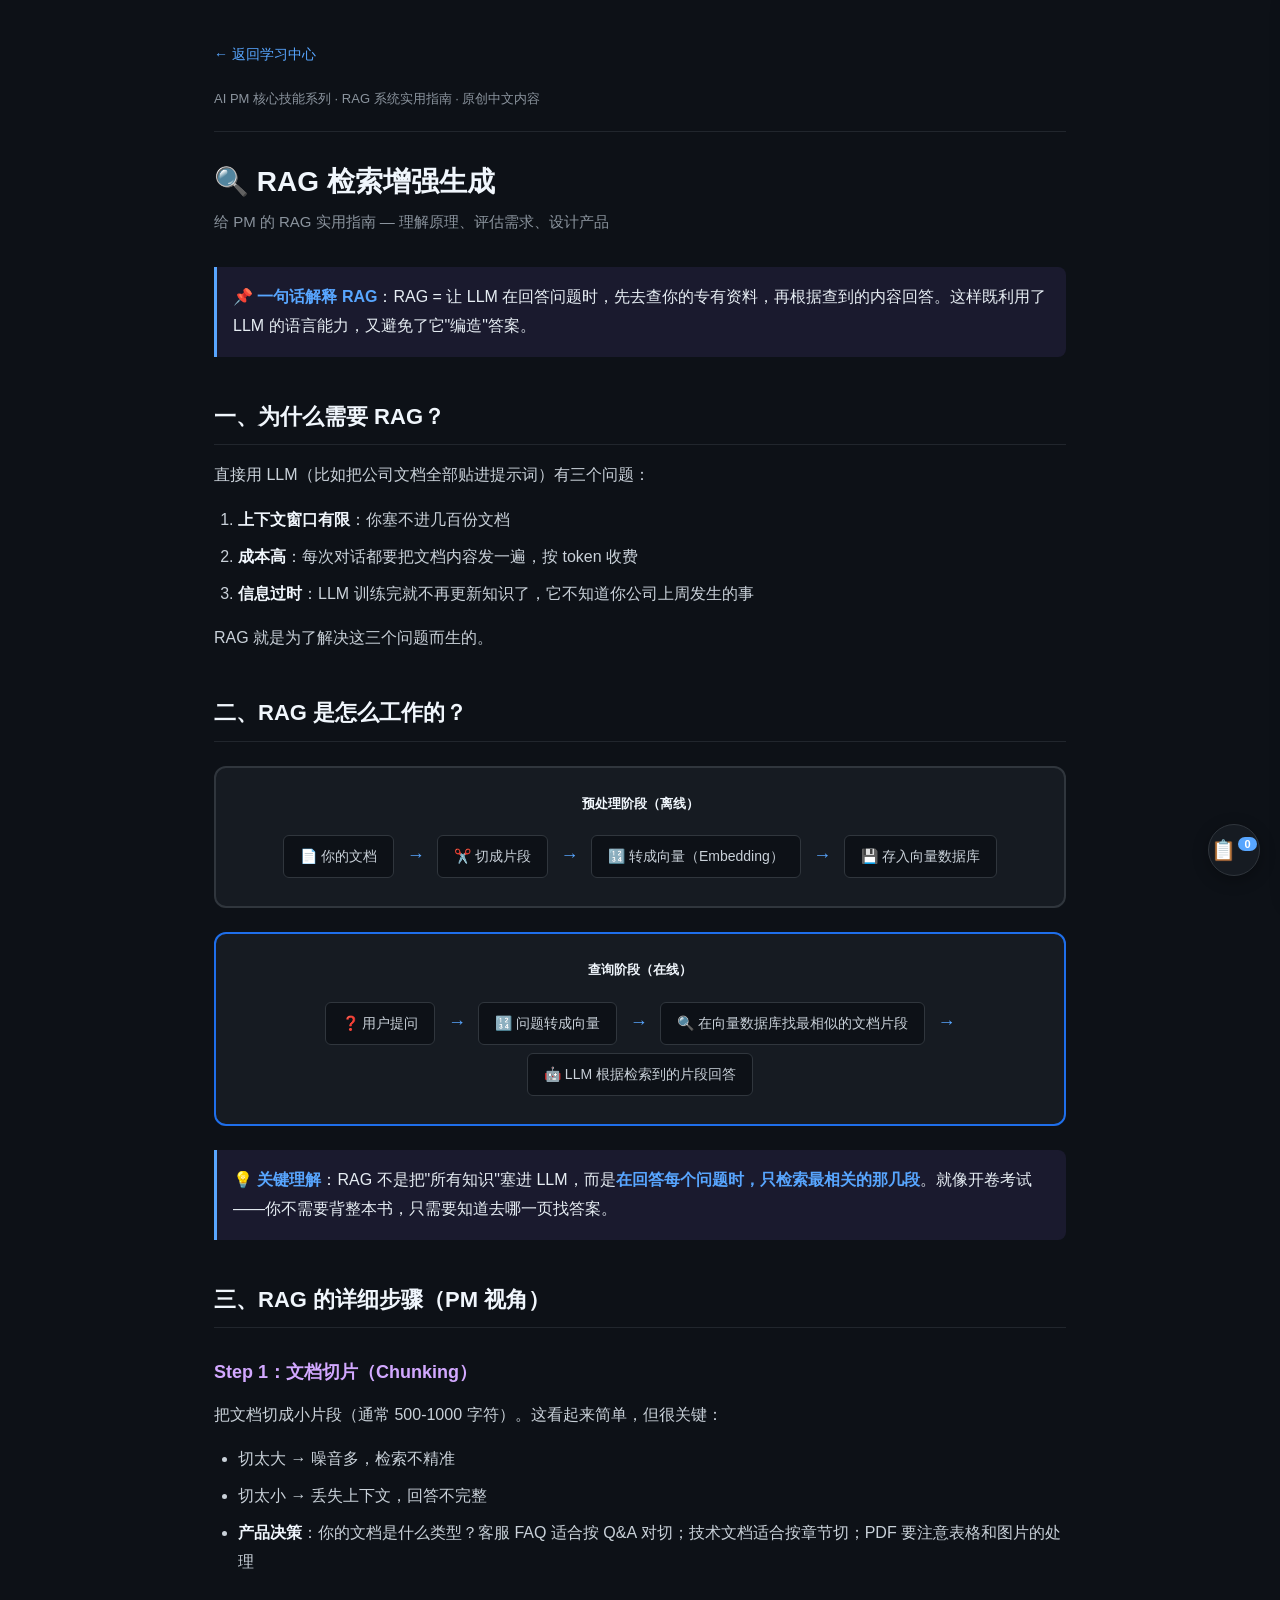
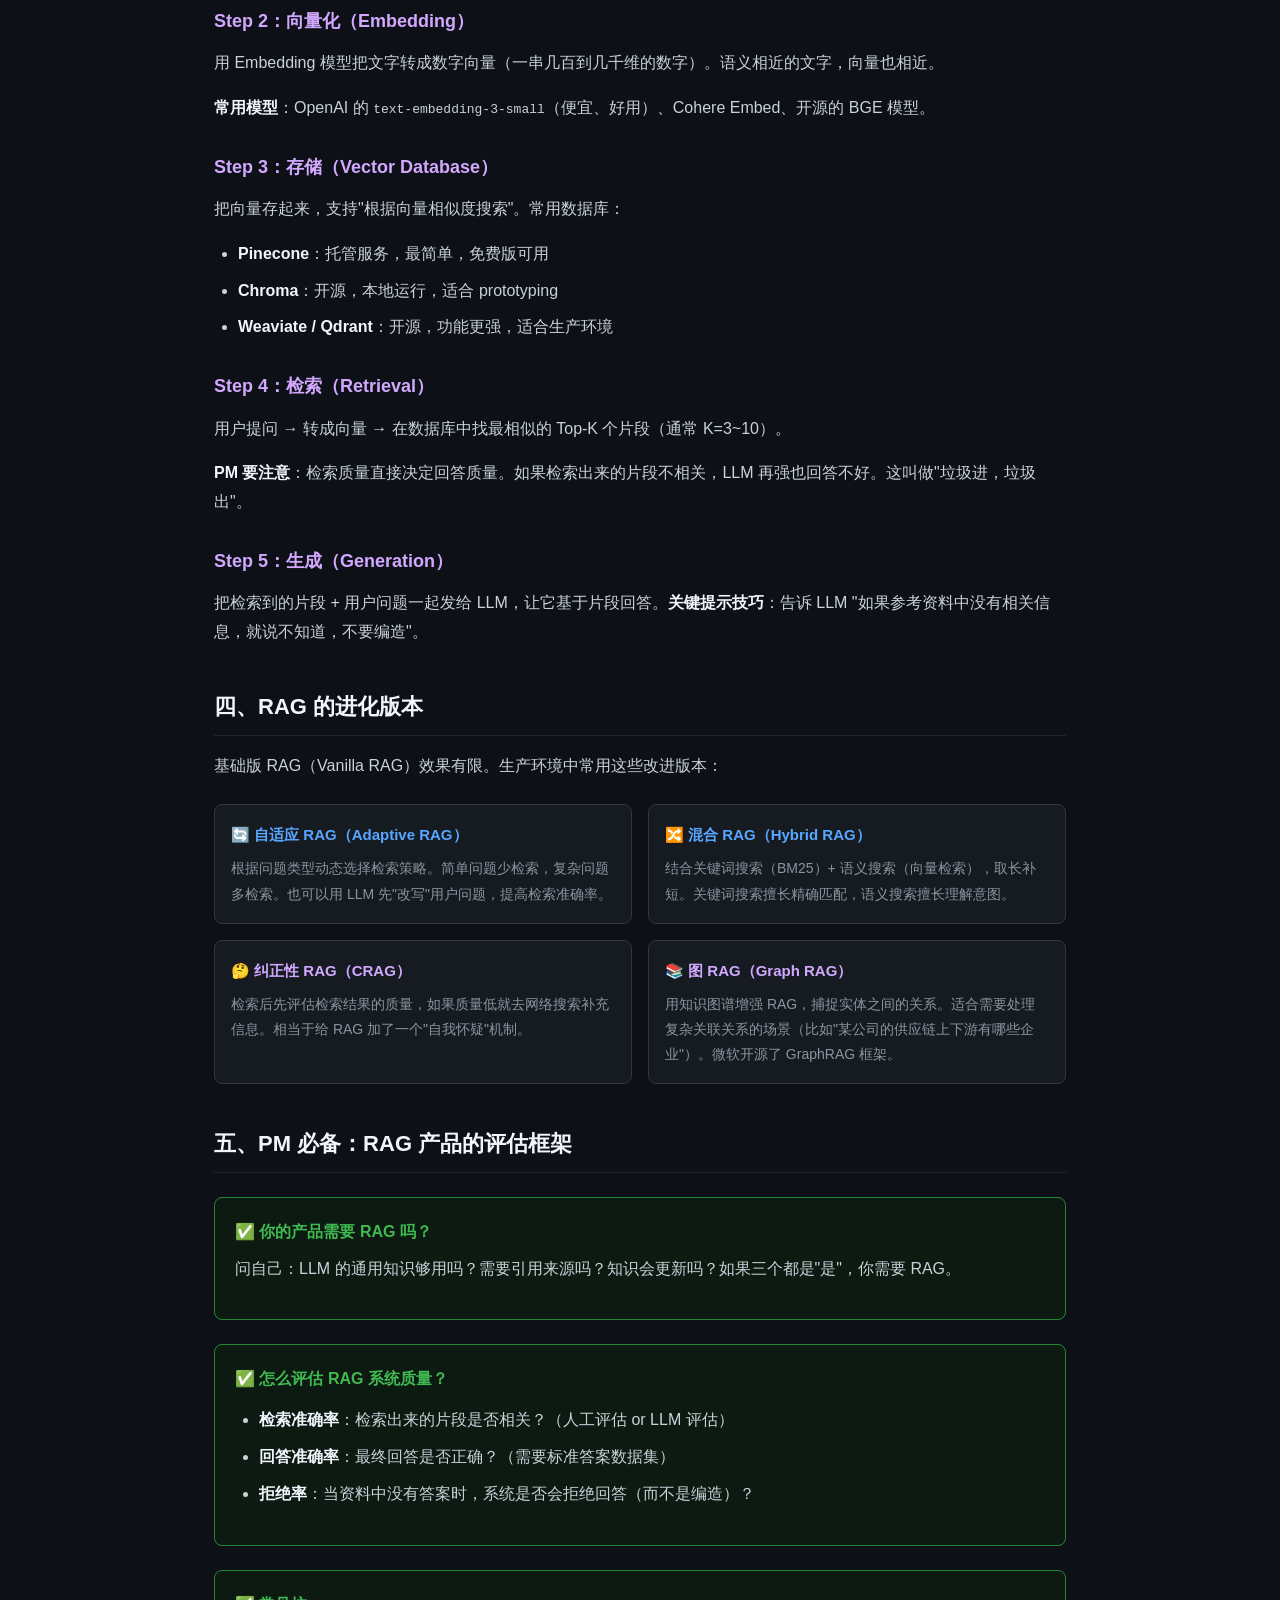
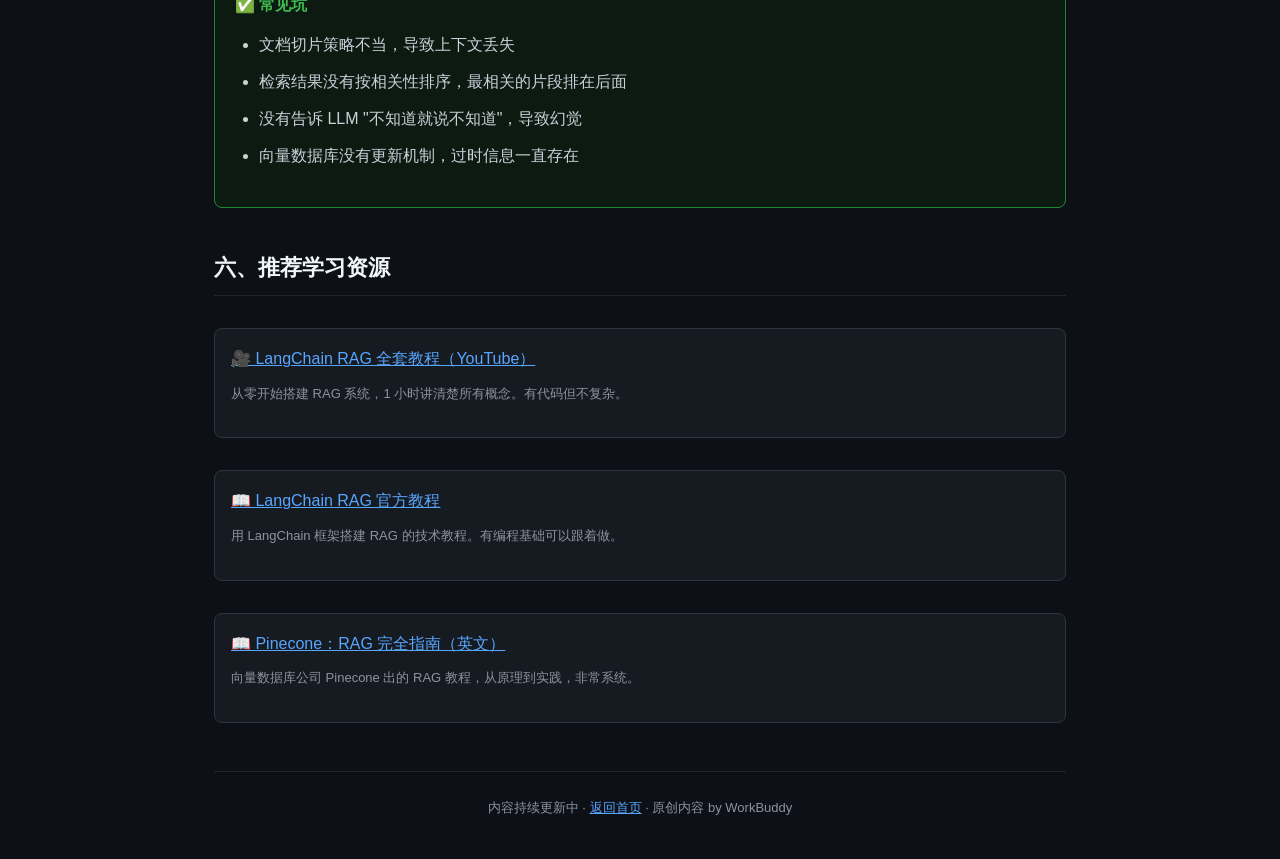
<file: resources/rag-systems.html>
<!DOCTYPE html>
<html lang="zh-CN">
<head>
  <meta charset="UTF-8">
  <meta name="viewport" content="width=device-width, initial-scale=1.0">
  <title>RAG 检索增强生成 — AI PM 实用指南</title>
  <link rel="stylesheet" href="../style.css">
<style>
    * { box-sizing: border-box; margin: 0; padding: 0; }
    body { background: #0d1117; color: #e6edf3; font-family: -apple-system, BlinkMacSystemFont, "Segoe UI", Helvetica, Arial, sans-serif; line-height: 1.8; max-width: 900px; margin: 0 auto; padding: 40px 24px; }
    .back { color: #58a6ff; text-decoration: none; font-size: 14px; display: inline-block; margin-bottom: 20px; }
    .back:hover { text-decoration: underline; }
    .meta { font-size: 13px; color: #8b949e; margin-bottom: 32px; padding-bottom: 20px; border-bottom: 1px solid #21262d; }
    h1 { font-size: 28px; font-weight: 700; color: #f0f6fc; margin-bottom: 8px; line-height: 1.3; }
    h2 { font-size: 22px; font-weight: 600; color: #f0f6fc; margin-top: 40px; margin-bottom: 16px; padding-bottom: 8px; border-bottom: 1px solid #21262d; }
    h3 { font-size: 18px; font-weight: 600; color: #d2a8ff; margin-top: 28px; margin-bottom: 12px; }
    p { margin-bottom: 16px; color: #c9d1d9; }
    ul, ol { margin: 12px 0 16px 24px; color: #c9d1d9; }
    li { margin-bottom: 8px; }
    strong { color: #f0f6fc; }
    .tip { background: #1a1a2e; border-left: 3px solid #58a6ff; padding: 16px; margin: 20px 0; border-radius: 0 8px 8px 0; }
    .tip strong { color: #58a6ff; }
    .architecture { background: #161b22; border: 2px solid #30363d; border-radius: 12px; padding: 24px; margin: 24px 0; text-align: center; }
    .architecture .step { display: inline-block; background: #0d1117; border: 1px solid #30363d; border-radius: 6px; padding: 8px 16px; margin: 4px; font-size: 14px; color: #c9d1d9; }
    .architecture .arrow { color: #58a6ff; font-size: 18px; margin: 0 4px; }
    .pattern-grid { display: grid; grid-template-columns: 1fr 1fr; gap: 16px; margin: 24px 0; }
    .pattern-card { background: #161b22; border: 1px solid #30363d; border-radius: 8px; padding: 16px; }
    .pattern-card h4 { color: #f0f6fc; font-size: 15px; margin-bottom: 8px; }
    .pattern-card p { font-size: 14px; color: #8b949e; margin-bottom: 0; }
    .pm-takeaway { background: #0d1a12; border: 1px solid #238636; border-radius: 8px; padding: 20px; margin: 24px 0; }
    .pm-takeaway h4 { color: #3fb950; margin-bottom: 8px; }
    .original-link { background: #161b22; border: 1px solid #30363d; border-radius: 8px; padding: 16px; margin: 32px 0; }
    .original-link a { color: #58a6ff; font-weight: 500; }
    @media (max-width: 600px) { .pattern-grid { grid-template-columns: 1fr; } }
  </style>
</head>
<body>
  <a href="../index.html" class="back">← 返回学习中心</a>
  <div class="meta">AI PM 核心技能系列 · RAG 系统实用指南 · 原创中文内容</div>
  <h1>🔍 RAG 检索增强生成</h1>
  <p style="color:#8b949e; font-size:15px; margin-bottom:32px;">给 PM 的 RAG 实用指南 — 理解原理、评估需求、设计产品</p>

  <div class="tip">
    <strong>📌 一句话解释 RAG</strong>：RAG = 让 LLM 在回答问题时，先去查你的专有资料，再根据查到的内容回答。这样既利用了 LLM 的语言能力，又避免了它"编造"答案。
  </div>

  <!-- Section 1: Problem -->
  <h2>一、为什么需要 RAG？</h2>
  <p>直接用 LLM（比如把公司文档全部贴进提示词）有三个问题：</p>
  <ol>
    <li><strong>上下文窗口有限</strong>：你塞不进几百份文档</li>
    <li><strong>成本高</strong>：每次对话都要把文档内容发一遍，按 token 收费</li>
    <li><strong>信息过时</strong>：LLM 训练完就不再更新知识了，它不知道你公司上周发生的事</li>
  </ol>
  <p>RAG 就是为了解决这三个问题而生的。</p>

  <!-- Section 2: How it works -->
  <h2>二、RAG 是怎么工作的？</h2>

  <div class="architecture">
    <p style="color:#8b949e; font-size:13px; margin-bottom:16px;"><strong>预处理阶段（离线）</strong></p>
    <div>
      <span class="step">📄 你的文档</span>
      <span class="arrow">→</span>
      <span class="step">✂️ 切成片段</span>
      <span class="arrow">→</span>
      <span class="step">🔢 转成向量（Embedding）</span>
      <span class="arrow">→</span>
      <span class="step">💾 存入向量数据库</span>
    </div>
  </div>

  <div class="architecture" style="border-color:#1f6feb;">
    <p style="color:#8b949e; font-size:13px; margin-bottom:16px;"><strong>查询阶段（在线）</strong></p>
    <div>
      <span class="step">❓ 用户提问</span>
      <span class="arrow">→</span>
      <span class="step">🔢 问题转成向量</span>
      <span class="arrow">→</span>
      <span class="step">🔍 在向量数据库找最相似的文档片段</span>
      <span class="arrow">→</span>
      <span class="step">🤖 LLM 根据检索到的片段回答</span>
    </div>
  </div>

  <div class="tip">
    <strong>💡 关键理解</strong>：RAG 不是把"所有知识"塞进 LLM，而是<strong>在回答每个问题时，只检索最相关的那几段</strong>。就像开卷考试——你不需要背整本书，只需要知道去哪一页找答案。
  </div>

  <!-- Section 3: Detailed steps -->
  <h2>三、RAG 的详细步骤（PM 视角）</h2>

  <h3>Step 1：文档切片（Chunking）</h3>
  <p>把文档切成小片段（通常 500-1000 字符）。这看起来简单，但很关键：</p>
  <ul>
    <li>切太大 → 噪音多，检索不精准</li>
    <li>切太小 → 丢失上下文，回答不完整</li>
    <li><strong>产品决策</strong>：你的文档是什么类型？客服 FAQ 适合按 Q&A 对切；技术文档适合按章节切；PDF 要注意表格和图片的处理</li>
  </ul>

  <h3>Step 2：向量化（Embedding）</h3>
  <p>用 Embedding 模型把文字转成数字向量（一串几百到几千维的数字）。语义相近的文字，向量也相近。</p>
  <p><strong>常用模型</strong>：OpenAI 的 <code>text-embedding-3-small</code>（便宜、好用）、Cohere Embed、开源的 BGE 模型。</p>

  <h3>Step 3：存储（Vector Database）</h3>
  <p>把向量存起来，支持"根据向量相似度搜索"。常用数据库：</p>
  <ul>
    <li><strong>Pinecone</strong>：托管服务，最简单，免费版可用</li>
    <li><strong>Chroma</strong>：开源，本地运行，适合 prototyping</li>
    <li><strong>Weaviate / Qdrant</strong>：开源，功能更强，适合生产环境</li>
  </ul>

  <h3>Step 4：检索（Retrieval）</h3>
  <p>用户提问 → 转成向量 → 在数据库中找最相似的 Top-K 个片段（通常 K=3~10）。</p>
  <p><strong>PM 要注意</strong>：检索质量直接决定回答质量。如果检索出来的片段不相关，LLM 再强也回答不好。这叫做"垃圾进，垃圾出"。</p>

  <h3>Step 5：生成（Generation）</h3>
  <p>把检索到的片段 + 用户问题一起发给 LLM，让它基于片段回答。<strong>关键提示技巧</strong>：告诉 LLM "如果参考资料中没有相关信息，就说不知道，不要编造"。</p>

  <!-- Section 4: Variants -->
  <h2>四、RAG 的进化版本</h2>
  <p>基础版 RAG（Vanilla RAG）效果有限。生产环境中常用这些改进版本：</p>

  <div class="pattern-grid">
    <div class="pattern-card">
      <h4 style="color:#58a6ff;">🔄 自适应 RAG（Adaptive RAG）</h4>
      <p>根据问题类型动态选择检索策略。简单问题少检索，复杂问题多检索。也可以用 LLM 先"改写"用户问题，提高检索准确率。</p>
    </div>
    <div class="pattern-card">
      <h4 style="color:#58a6ff;">🔀 混合 RAG（Hybrid RAG）</h4>
      <p>结合关键词搜索（BM25）+ 语义搜索（向量检索），取长补短。关键词搜索擅长精确匹配，语义搜索擅长理解意图。</p>
    </div>
    <div class="pattern-card">
      <h4 style="color:#d2a8ff;">🤔 纠正性 RAG（CRAG）</h4>
      <p>检索后先评估检索结果的质量，如果质量低就去网络搜索补充信息。相当于给 RAG 加了一个"自我怀疑"机制。</p>
    </div>
    <div class="pattern-card">
      <h4 style="color:#d2a8ff;">📚 图 RAG（Graph RAG）</h4>
      <p>用知识图谱增强 RAG，捕捉实体之间的关系。适合需要处理复杂关联关系的场景（比如"某公司的供应链上下游有哪些企业"）。微软开源了 GraphRAG 框架。</p>
    </div>
  </div>

  <!-- Section 5: PM Takeaways -->
  <h2>五、PM 必备：RAG 产品的评估框架</h2>

  <div class="pm-takeaway">
    <h4>✅ 你的产品需要 RAG 吗？</h4>
    <p style="color:#c9d1d9;">问自己：LLM 的通用知识够用吗？需要引用来源吗？知识会更新吗？如果三个都是"是"，你需要 RAG。</p>
  </div>

  <div class="pm-takeaway">
    <h4>✅ 怎么评估 RAG 系统质量？</h4>
    <ul style="color:#c9d1d9;">
      <li><strong>检索准确率</strong>：检索出来的片段是否相关？（人工评估 or LLM 评估）</li>
      <li><strong>回答准确率</strong>：最终回答是否正确？（需要标准答案数据集）</li>
      <li><strong>拒绝率</strong>：当资料中没有答案时，系统是否会拒绝回答（而不是编造）？</li>
    </ul>
  </div>

  <div class="pm-takeaway">
    <h4>✅ 常见坑</h4>
    <ul style="color:#c9d1d9;">
      <li>文档切片策略不当，导致上下文丢失</li>
      <li>检索结果没有按相关性排序，最相关的片段排在后面</li>
      <li>没有告诉 LLM "不知道就说不知道"，导致幻觉</li>
      <li>向量数据库没有更新机制，过时信息一直存在</li>
    </ul>
  </div>

  <!-- Section 6: Resources -->
  <h2>六、推荐学习资源</h2>

  <div class="original-link">
    <a href="https://www.youtube.com/watch?v=T-D1OfcMzGw" target="_blank">🎥 LangChain RAG 全套教程（YouTube）</a>
    <p style="font-size:13px; color:#8b949e; margin-top:8px;">从零开始搭建 RAG 系统，1 小时讲清楚所有概念。有代码但不复杂。</p>
  </div>

  <div class="original-link">
    <a href="https://python.langchain.com/docs/tutorials/rag/" target="_blank">📖 LangChain RAG 官方教程</a>
    <p style="font-size:13px; color:#8b949e; margin-top:8px;">用 LangChain 框架搭建 RAG 的技术教程。有编程基础可以跟着做。</p>
  </div>

  <div class="original-link">
    <a href="https://www.pinecone.io/learn/retrieval-augmented-generation/" target="_blank">📖 Pinecone：RAG 完全指南（英文）</a>
    <p style="font-size:13px; color:#8b949e; margin-top:8px;">向量数据库公司 Pinecone 出的 RAG 教程，从原理到实践，非常系统。</p>
  </div>

  <div style="margin-top:48px; padding-top:24px; border-top:1px solid #21262d; color:#8b949e; font-size:13px; text-align:center;">
    内容持续更新中 · <a href="../index.html" style="color:#58a6ff;">返回首页</a> · 原创内容 by WorkBuddy
  </div>
  <script src="../annotations.js"></script>
</body>
</html>
</file>
<file: style.css>
* {
  box-sizing: border-box;
  margin: 0;
  padding: 0;
}

:root {
  --bg: #0d1117;
  --bg-card: #161b22;
  --bg-card-hover: #1c2128;
  --border: #30363d;
  --border-hover: #58a6ff;
  --text: #e6edf3;
  --text-secondary: #8b949e;
  --accent: #58a6ff;
  --purple: #d2a8ff;
  --green: #3fb950;
  --amber: #d29922;
  --red: #f85149;
}

body {
  font-family: -apple-system, BlinkMacSystemFont, "Segoe UI", "PingFang SC", "Hiragino Sans GB", "Noto Sans CJK SC", sans-serif;
  background: var(--bg);
  color: var(--text);
  line-height: 1.6;
  min-height: 100vh;
}

/* Header */
.header {
  padding: 48px 24px 32px;
  text-align: center;
  border-bottom: 1px solid var(--border);
  margin-bottom: 48px;
}

.header h1 {
  font-size: 32px;
  font-weight: 700;
  color: var(--text);
  margin-bottom: 8px;
}

.header h1 span {
  color: var(--purple);
}

.header p {
  color: var(--text-secondary);
  font-size: 16px;
  max-width: 600px;
  margin: 0 auto;
}

/* Phase sections */
.phase {
  max-width: 1100px;
  margin: 0 auto 48px;
  padding: 0 24px;
}

.phase-header {
  display: flex;
  align-items: center;
  gap: 12px;
  margin-bottom: 20px;
  padding-bottom: 12px;
  border-bottom: 1px solid var(--border);
}

.phase-badge {
  font-size: 12px;
  font-weight: 600;
  padding: 4px 12px;
  border-radius: 20px;
  white-space: nowrap;
}

.phase-badge.foundation { background: #1a2332; color: var(--accent); border: 1px solid #1f6feb; }
.phase-badge.core { background: #1a1f2e; color: var(--green); border: 1px solid #238636; }
.phase-badge.practice { background: #1f1a0e; color: var(--amber); border: 1px solid #9e6a03; }

.phase-title {
  font-size: 18px;
  font-weight: 600;
  color: var(--text);
}

.phase-desc {
  font-size: 13px;
  color: var(--text-secondary);
  margin-left: auto;
}

/* Cards grid */
.cards {
  display: grid;
  grid-template-columns: repeat(auto-fill, minmax(320px, 1fr));
  gap: 16px;
}

/* Card */
.card {
  background: var(--bg-card);
  border: 1px solid var(--border);
  border-radius: 12px;
  padding: 24px;
  transition: border-color 0.2s, transform 0.2s, box-shadow 0.2s;
  cursor: pointer;
  display: flex;
  flex-direction: column;
  text-decoration: none;
  color: var(--text);
}

.card:hover {
  border-color: var(--border-hover);
  transform: translateY(-2px);
  box-shadow: 0 8px 24px rgba(88, 166, 255, 0.08);
}

.card-tag {
  font-size: 11px;
  font-weight: 600;
  text-transform: uppercase;
  letter-spacing: 0.5px;
  margin-bottom: 12px;
}

.card-tag.article { color: var(--purple); }
.card-tag.resource { color: var(--green); }
.card-tag.practice { color: var(--amber); }
.card-tag.external { color: var(--accent); }

.card-title {
  font-size: 17px;
  font-weight: 600;
  color: var(--text);
  margin-bottom: 8px;
  line-height: 1.4;
}

.card-desc {
  font-size: 13px;
  color: var(--text-secondary);
  line-height: 1.6;
  flex: 1;
  margin-bottom: 16px;
}

.card-meta {
  display: flex;
  align-items: center;
  gap: 8px;
  font-size: 12px;
  color: var(--text-secondary);
  padding-top: 12px;
  border-top: 1px solid var(--border);
}

.card-meta .status {
  padding: 2px 8px;
  border-radius: 4px;
  font-size: 11px;
  font-weight: 500;
}

.card-meta .status.done { background: #1a2e1a; color: var(--green); }
.card-meta .status.soon { background: #2e2e1a; color: var(--amber); }
.card-meta .status.external { background: #1a1a2e; color: var(--accent); }

/* Footer */
.footer {
  text-align: center;
  padding: 48px 24px;
  color: var(--text-secondary);
  font-size: 13px;
  border-top: 1px solid var(--border);
  margin-top: 48px;
}

.footer a {
  color: var(--accent);
  text-decoration: none;
}

/* Responsive */
@media (max-width: 700px) {
  .header h1 { font-size: 24px; }
  .cards { grid-template-columns: 1fr; }
  .phase-header { flex-direction: column; align-items: flex-start; }
  .phase-desc { margin-left: 0; }
}

/* ========== 文字批注笔记系统（微信读书风格） ========== */

/* 段落虚线下划线标记 */
.note-mark {
  text-decoration: underline;
  text-decoration-style: dashed;
  text-decoration-color: rgba(210, 168, 255, 0.55);
  text-decoration-thickness: 2px;
  text-underline-offset: 3px;
  cursor: pointer;
  transition: text-decoration-color 0.2s;
}
.note-mark:hover {
  text-decoration-color: rgba(210, 168, 255, 1);
}

/* 浮动添加笔记按钮 */
#note-float-btn:hover { background: #2ea043 !important; }

/* 笔记弹窗 */
#note-modal {
  position: fixed;
  inset: 0;
  z-index: 10000;
}
.note-modal-backdrop {
  position: absolute;
  inset: 0;
  background: rgba(0,0,0,0.6);
}
.note-modal-box {
  position: relative;
  z-index: 1;
  max-width: 520px;
  margin: 80px auto;
  background: var(--bg-card);
  border: 1px solid var(--border);
  border-radius: 16px;
  padding: 24px;
  box-shadow: 0 16px 48px rgba(0,0,0,0.5);
}
.note-modal-header {
  display: flex;
  justify-content: space-between;
  align-items: center;
  font-size: 16px;
  font-weight: 600;
  color: var(--text);
  margin-bottom: 16px;
}
.note-modal-close {
  background: none;
  border: none;
  color: var(--text-secondary);
  font-size: 22px;
  cursor: pointer;
  line-height: 1;
}
.note-modal-close:hover { color: var(--text); }
.note-modal-selected-text {
  background: #0d1117;
  border: 1px solid var(--border);
  border-radius: 8px;
  padding: 12px 16px;
  font-size: 13px;
  color: var(--purple);
  margin-bottom: 16px;
  line-height: 1.6;
  max-height: 80px;
  overflow-y: auto;
}
.note-modal-textarea {
  width: 100%;
  min-height: 120px;
  background: #0d1117;
  border: 1px solid var(--border);
  border-radius: 8px;
  padding: 12px 16px;
  color: var(--text);
  font-size: 14px;
  font-family: inherit;
  line-height: 1.6;
  resize: vertical;
  outline: none;
  transition: border-color 0.2s;
}
.note-modal-textarea:focus { border-color: var(--accent); }
.note-modal-textarea::placeholder { color: var(--text-secondary); }
.note-modal-actions {
  display: flex;
  justify-content: flex-end;
  gap: 12px;
  margin-top: 16px;
}
.note-modal-cancel {
  background: none;
  border: 1px solid var(--border);
  color: var(--text-secondary);
  padding: 8px 20px;
  border-radius: 8px;
  cursor: pointer;
  font-size: 14px;
}
.note-modal-cancel:hover { border-color: var(--text-secondary); color: var(--text); }
.note-modal-save {
  background: var(--green);
  border: none;
  color: #fff;
  padding: 8px 24px;
  border-radius: 8px;
  cursor: pointer;
  font-size: 14px;
  font-weight: 500;
}
.note-modal-save:hover { background: #2ea043; }

/* 侧边笔记面板切换按钮 */
#note-panel-toggle {
  position: fixed;
  right: 20px;
  bottom: 24px;
  z-index: 9000;
  background: var(--bg-card);
  border: 1px solid var(--border);
  color: var(--text);
  font-size: 20px;
  width: 52px;
  height: 52px;
  border-radius: 50%;
  cursor: pointer;
  box-shadow: 0 4px 16px rgba(0,0,0,0.3);
  display: flex;
  align-items: center;
  justify-content: center;
  gap: 2px;
  transition: border-color 0.2s, transform 0.2s;
}
#note-panel-toggle:hover { border-color: var(--accent); transform: scale(1.08); }
.note-count-badge {
  font-size: 11px;
  background: var(--accent);
  color: #fff;
  border-radius: 10px;
  padding: 1px 6px;
  position: relative;
  top: -6px;
  font-weight: 600;
}

/* 侧边笔记面板 */
#note-panel {
  position: fixed;
  top: 0;
  right: -400px;
  width: 380px;
  height: 100vh;
  background: var(--bg-card);
  border-left: 1px solid var(--border);
  z-index: 9500;
  transition: right 0.3s ease;
  display: flex;
  flex-direction: column;
  box-shadow: -4px 0 24px rgba(0,0,0,0.3);
}
#note-panel.open { right: 0; }
.note-panel-header {
  display: flex;
  justify-content: space-between;
  align-items: center;
  padding: 20px 20px 16px;
  border-bottom: 1px solid var(--border);
  font-size: 16px;
  font-weight: 600;
  color: var(--text);
}
.note-panel-close {
  background: none;
  border: none;
  color: var(--text-secondary);
  font-size: 22px;
  cursor: pointer;
  line-height: 1;
}
.note-panel-close:hover { color: var(--text); }
.note-panel-list {
  flex: 1;
  overflow-y: auto;
  padding: 16px;
}
.note-panel-empty {
  color: var(--text-secondary);
  font-size: 14px;
  text-align: center;
  padding: 48px 16px;
  line-height: 1.8;
}
.note-panel-item {
  background: #0d1117;
  border: 1px solid var(--border);
  border-radius: 10px;
  padding: 14px;
  margin-bottom: 12px;
  cursor: default;
  transition: border-color 0.2s;
}
.note-panel-item:hover { border-color: var(--purple); }
.note-panel-item-selected {
  font-size: 13px;
  color: var(--purple);
  margin-bottom: 8px;
  cursor: pointer;
  line-height: 1.5;
}
.note-panel-item-selected:hover { text-decoration: underline; }
.note-panel-item-note {
  font-size: 14px;
  color: var(--text);
  line-height: 1.6;
  margin-bottom: 8px;
  white-space: pre-wrap;
}
.note-panel-item-meta {
  display: flex;
  justify-content: space-between;
  align-items: center;
  font-size: 12px;
  color: var(--text-secondary);
}
.note-panel-item-meta button {
  background: none;
  border: none;
  color: var(--accent);
  cursor: pointer;
  font-size: 12px;
  margin-left: 8px;
}
.note-panel-item-meta button:hover { text-decoration: underline; }
.note-panel-footer {
  padding: 12px 16px;
  border-top: 1px solid var(--border);
  display: flex;
  gap: 8px;
}
.note-panel-footer button {
  flex: 1;
  padding: 8px 6px;
  border-radius: 8px;
  cursor: pointer;
  font-size: 12px;
  border: 1px solid var(--border);
  background: none;
  color: var(--text-secondary);
  transition: all 0.2s;
}
.note-panel-footer button:hover {
  border-color: var(--accent);
  color: var(--accent);
  background: rgba(88,166,255,0.08);
}
.note-panel-export { font-weight: 500; }
.note-panel-import { font-weight: 500; }
.note-panel-clear { color: var(--red) !important; border-color: rgba(248,81,73,0.3) !important; }
.note-panel-clear:hover { background: rgba(248,81,73,0.1) !important; color: var(--red) !important; }

/* 笔记 Tooltip（弹出卡片） */
#note-tooltip {
  position: absolute;
  z-index: 10001;
  background: var(--bg-card);
  border: 1px solid var(--purple);
  border-radius: 12px;
  padding: 16px 18px;
  width: 340px;
  box-shadow: 0 12px 32px rgba(0,0,0,0.5);
  font-size: 14px;
  color: var(--text);
  line-height: 1.7;
  animation: tooltipIn 0.2s ease;
}
@keyframes tooltipIn {
  from { opacity: 0; transform: translateY(-6px); }
  to   { opacity: 1; transform: translateY(0); }
}
.note-tooltip-content {
  margin-bottom: 10px;
  white-space: pre-wrap;
  word-break: break-word;
}
.note-tooltip-meta {
  font-size: 11px;
  color: var(--text-secondary);
  margin-bottom: 10px;
}
.note-tooltip-actions {
  display: flex;
  gap: 14px;
}
.note-tooltip-actions button {
  background: none;
  border: none;
  color: var(--accent);
  cursor: pointer;
  font-size: 12px;
  padding: 0;
}
.note-tooltip-actions button:hover { text-decoration: underline; }
.note-tooltip-delete { color: var(--red) !important; }

/* Toast 提示 */
#note-toast {
  position: fixed;
  bottom: 80px;
  right: 24px;
  z-index: 11000;
  background: #1a2e1a;
  color: #3fb950;
  border: 1px solid #238636;
  padding: 12px 20px;
  border-radius: 10px;
  font-size: 14px;
  font-weight: 500;
  box-shadow: 0 8px 24px rgba(0,0,0,0.4);
}

/* 响应式 */
@media (max-width: 500px) {
  #note-panel { width: 100vw; right: -100vw; }
  #note-panel-toggle { right: 12px; bottom: 16px; width: 46px; height: 46px; }
  #note-tooltip { width: calc(100vw - 32px); left: 16px !important; }
}
</file>
